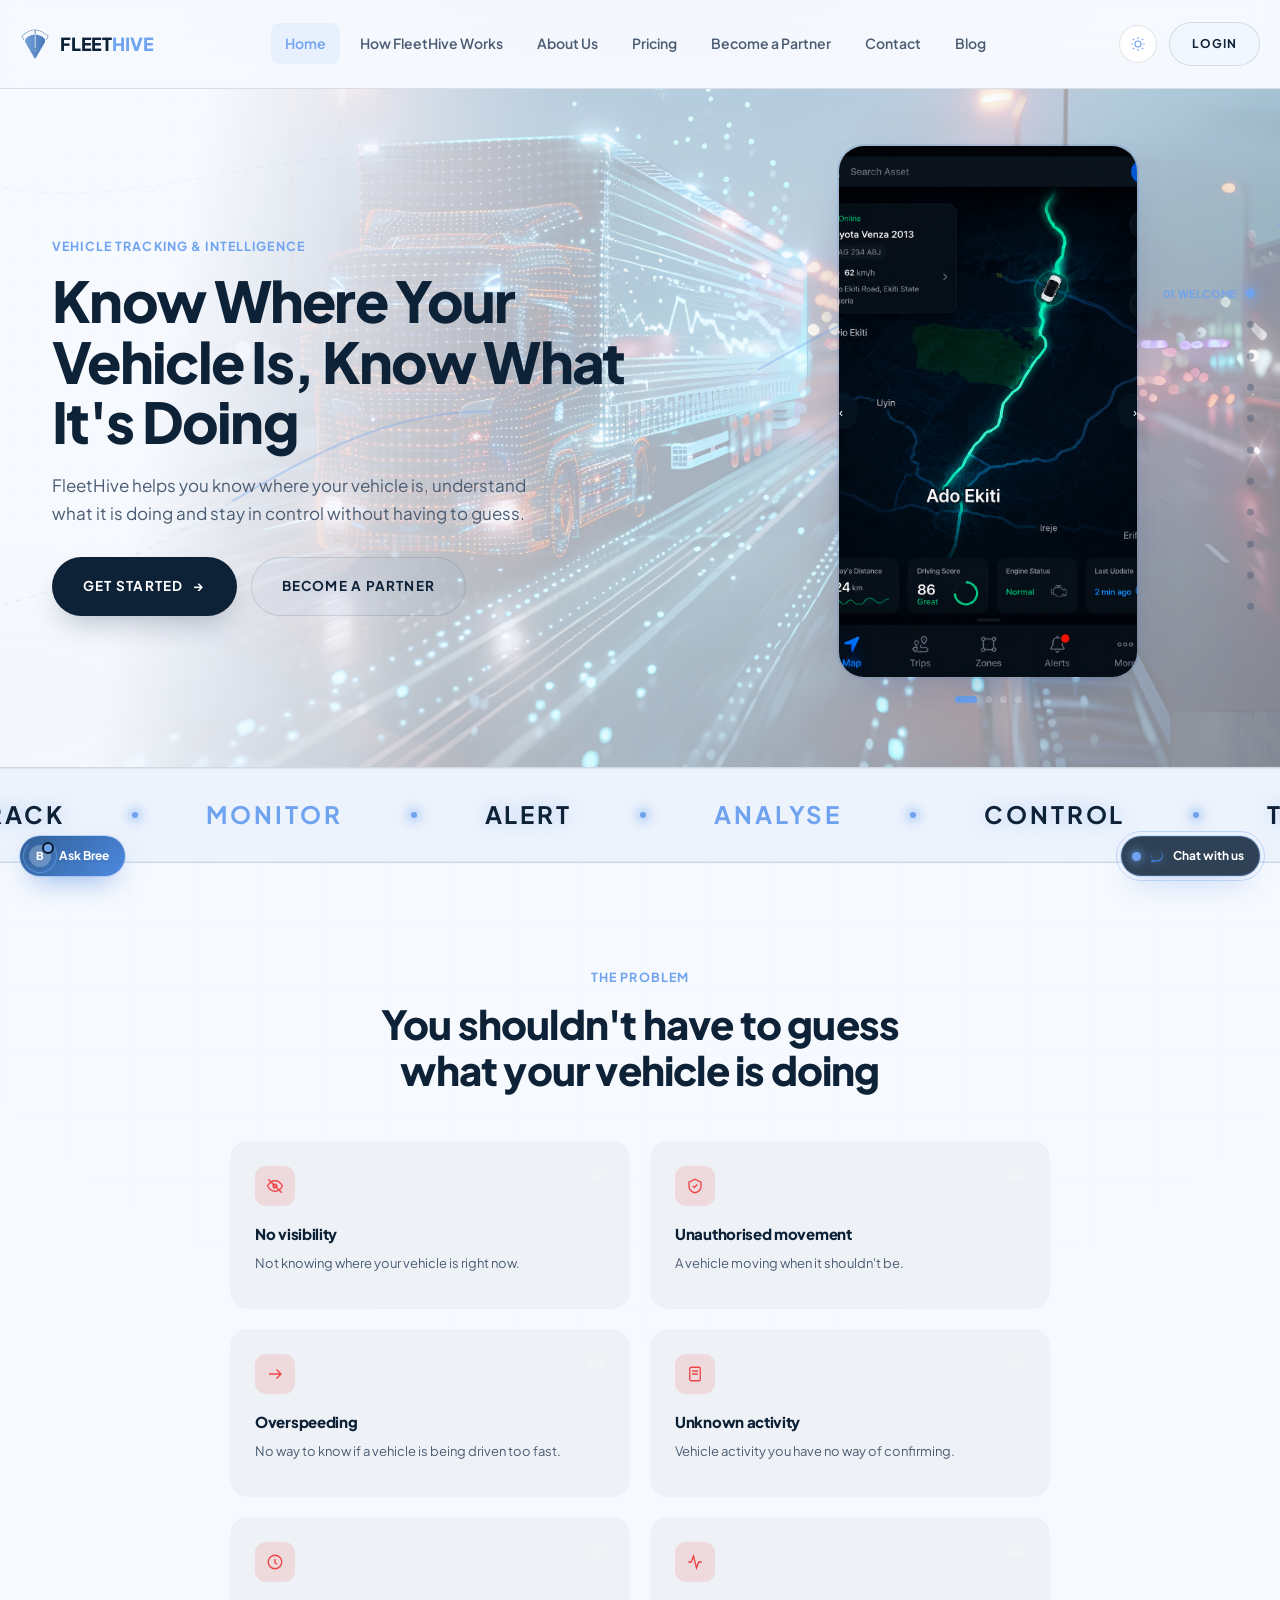
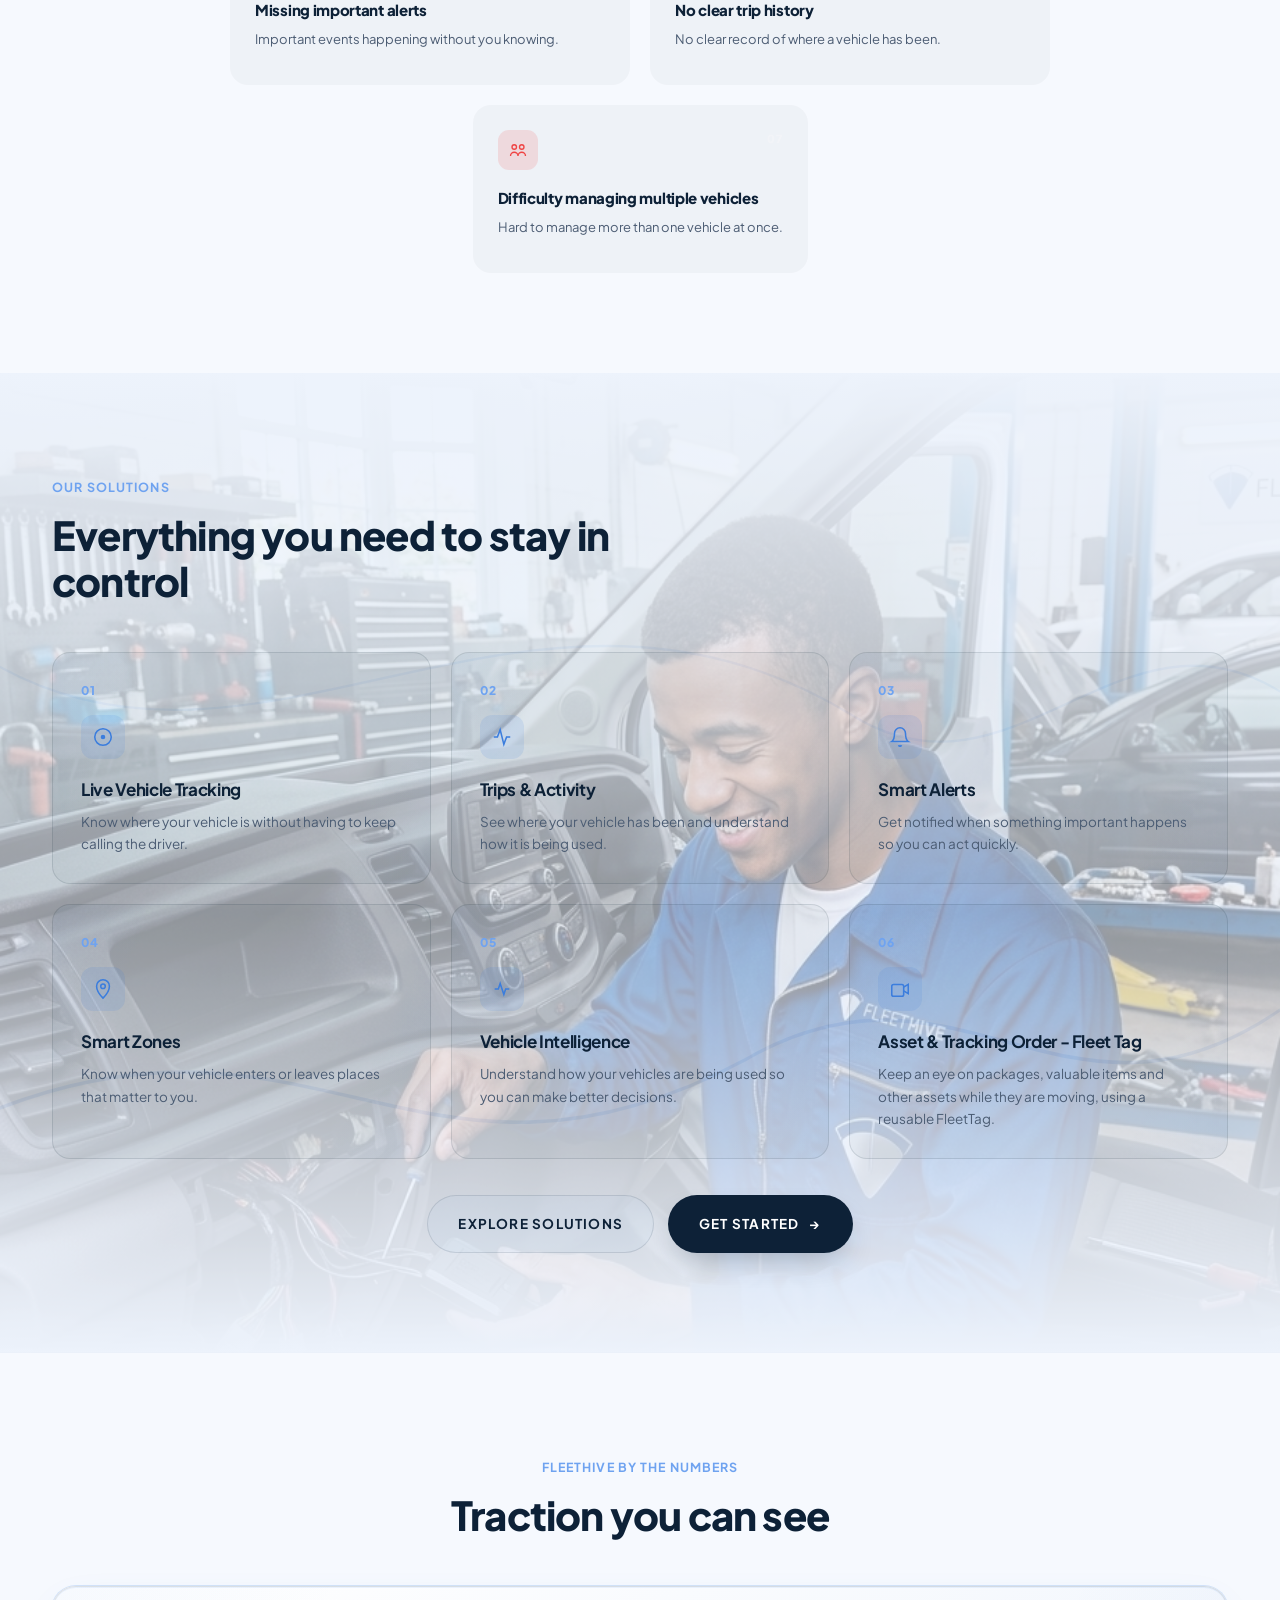
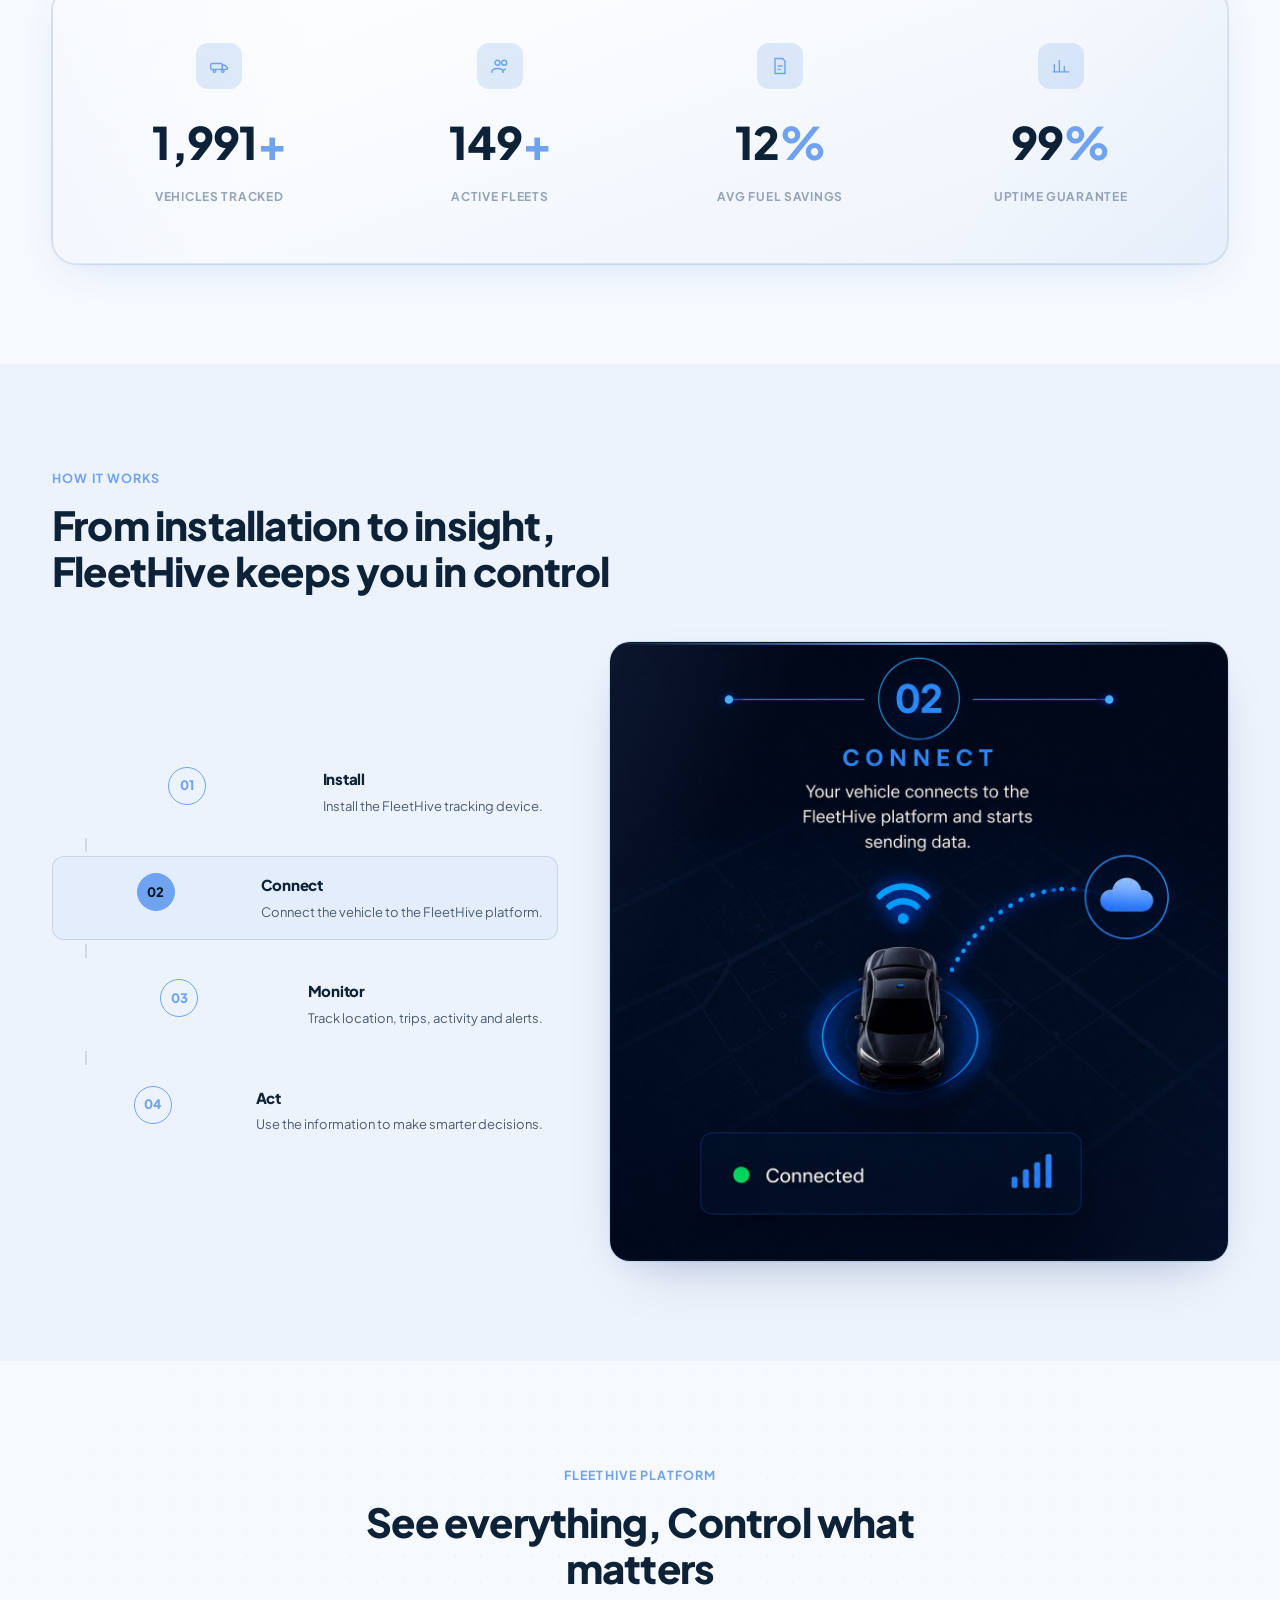
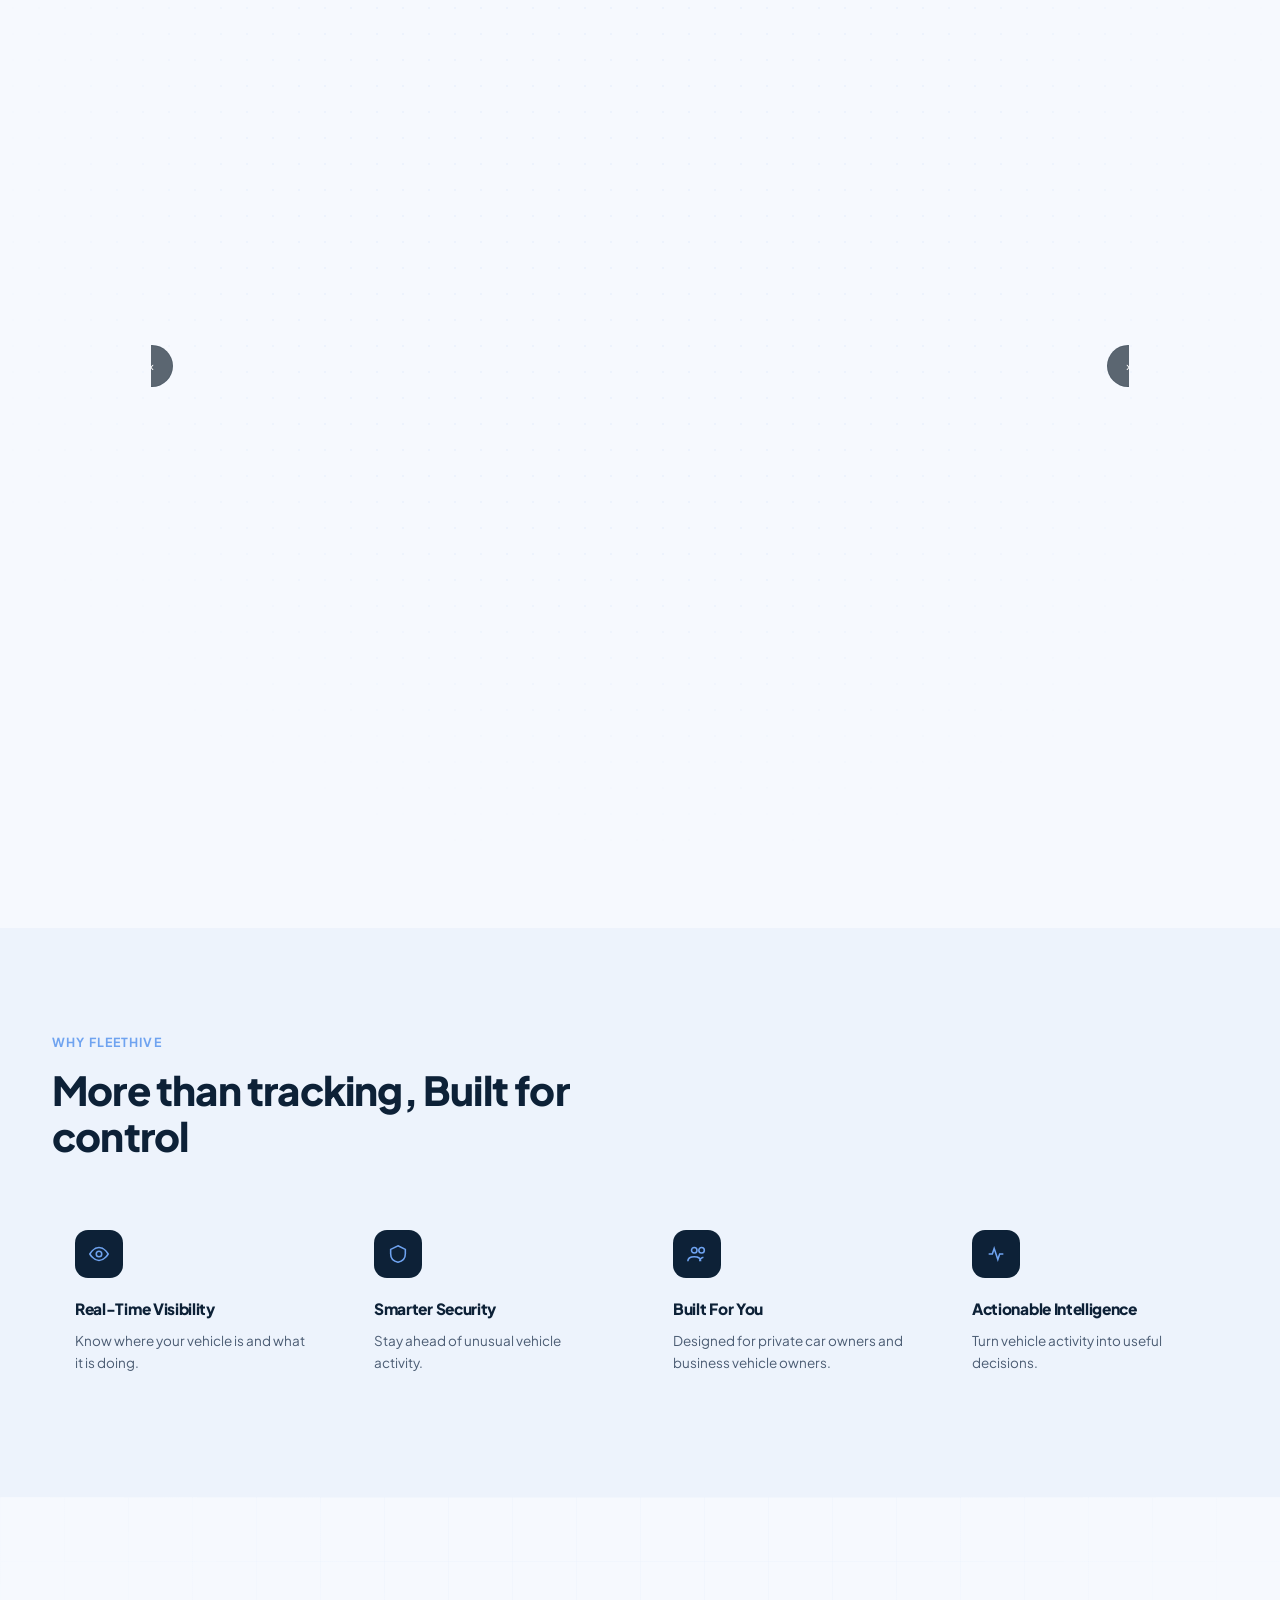
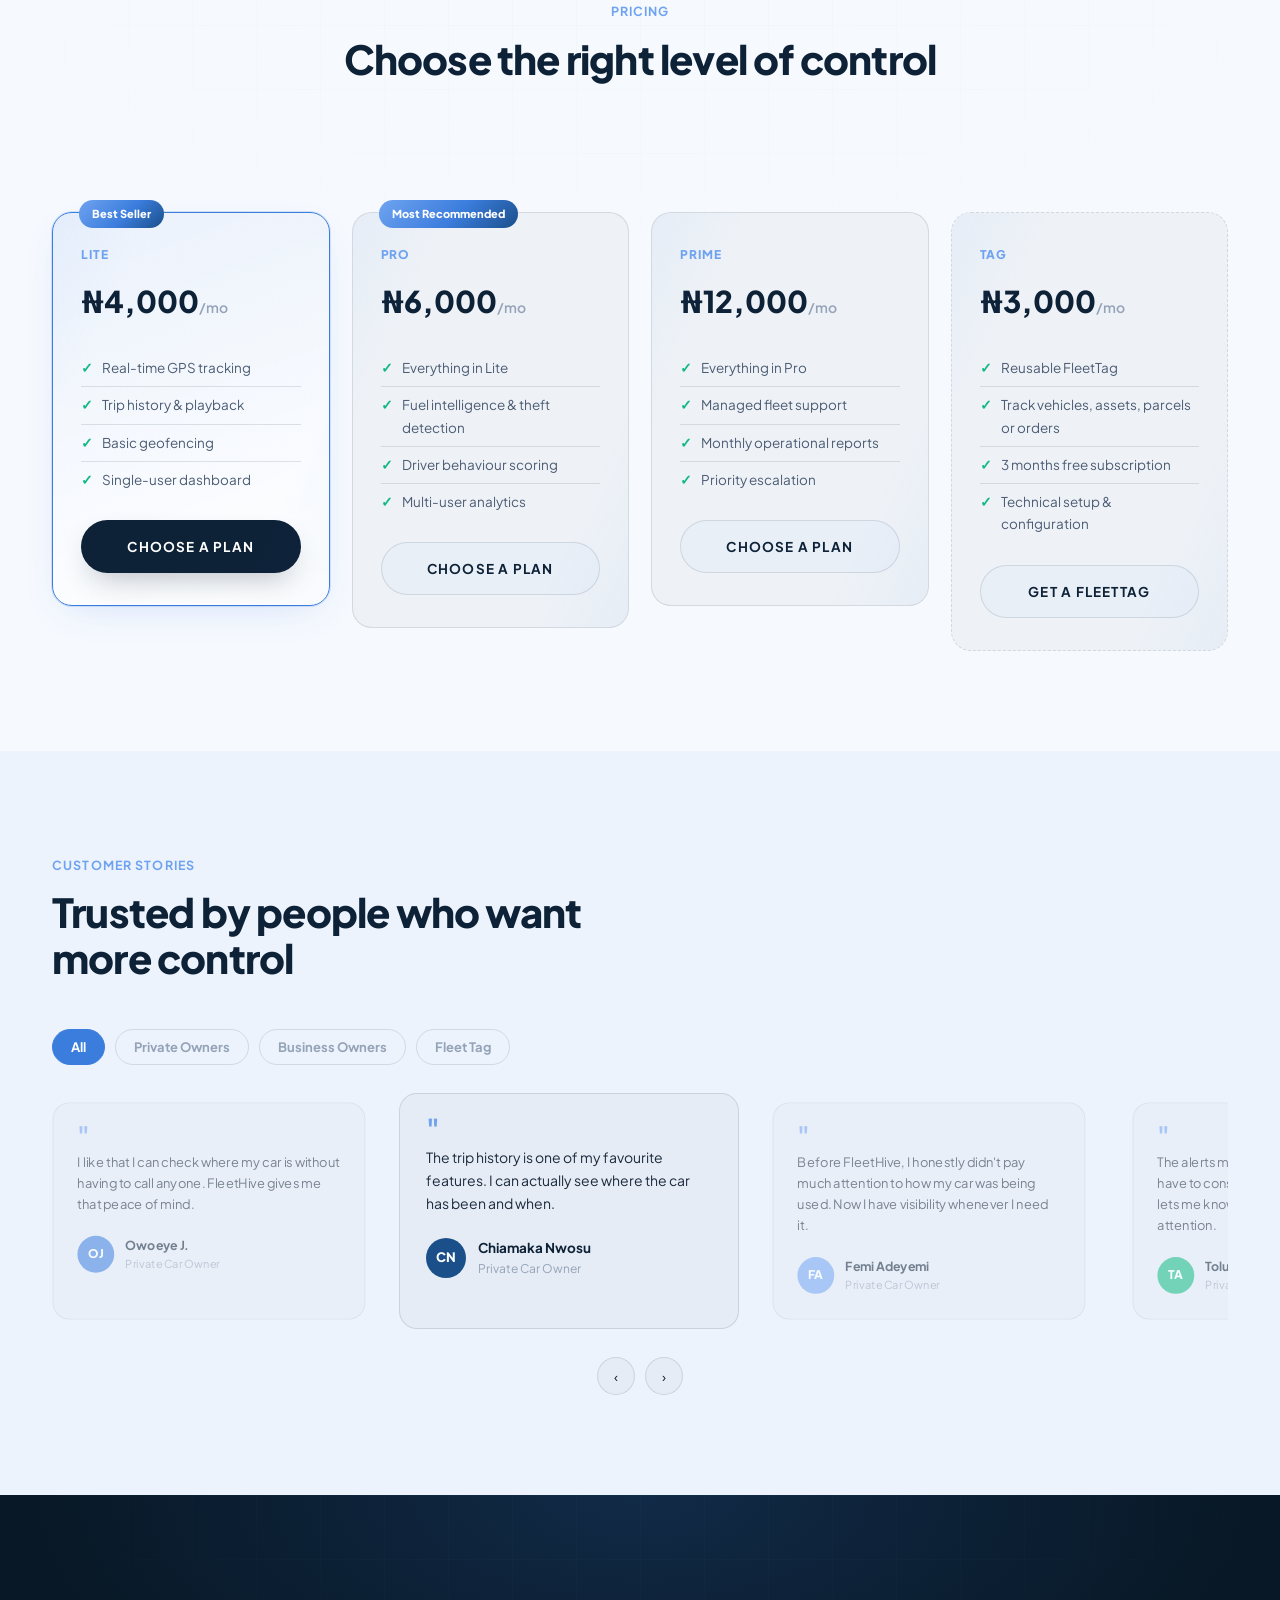
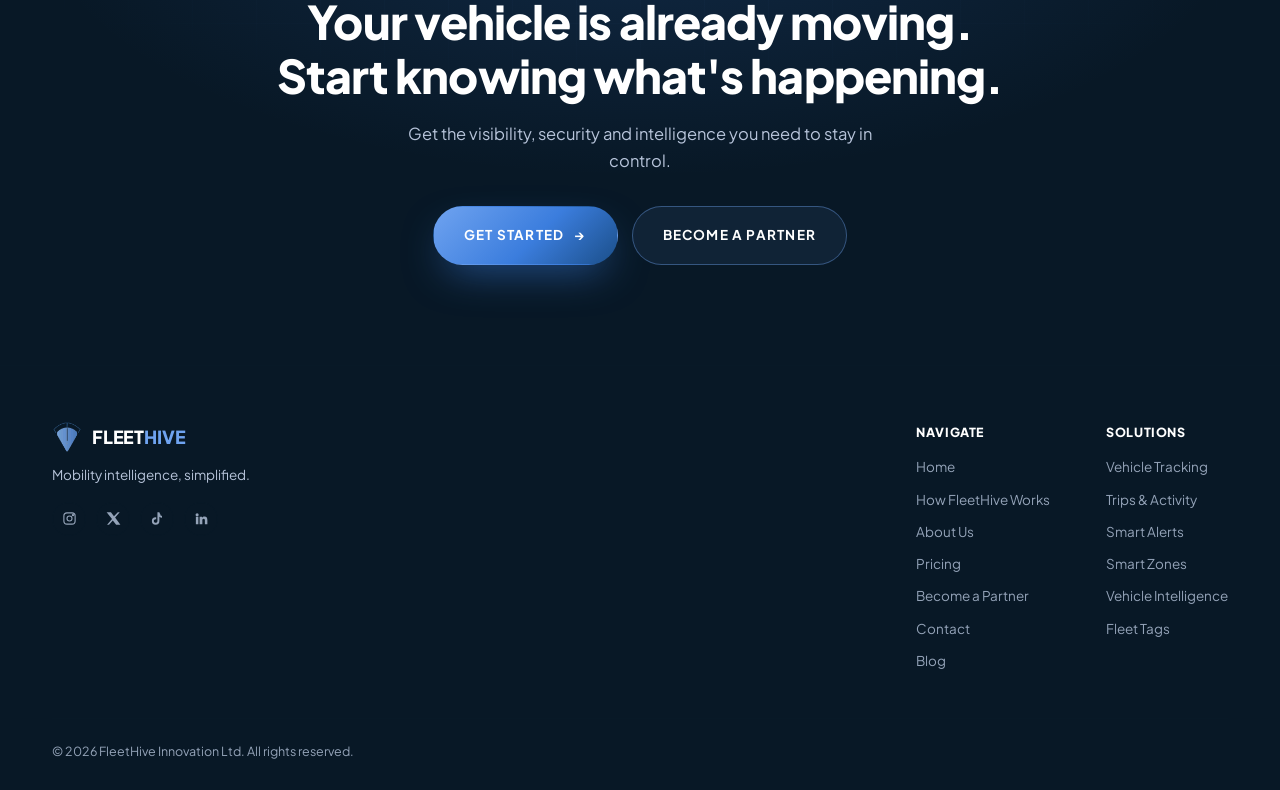
<file: index.html>
<!DOCTYPE html>
<html lang="en">
<head>
<meta charset="UTF-8">
<meta name="viewport" content="width=device-width, initial-scale=1.0">
<title>FleetHive — Know Where Your Vehicle Is, Know What It's Doing</title>
<link rel="icon" type="image/x-icon" href="/favicon.ico">
<link rel="icon" type="image/png" sizes="32x32" href="/favicon-32x32.png">
<link rel="icon" type="image/png" sizes="16x16" href="/favicon-16x16.png">
<link rel="apple-touch-icon" sizes="180x180" href="/apple-touch-icon.png">
<link rel="manifest" href="/site.webmanifest">
<meta name="theme-color" content="#0D2137">
<meta name="description" content="FleetHive is a vehicle tracking and intelligence platform that gives owners visibility, security and control.">
<link rel="preconnect" href="https://fonts.googleapis.com">
<link href="https://fonts.googleapis.com/css2?family=Plus+Jakarta+Sans:wght@400;500;600;700;800&display=swap" rel="stylesheet">
<link rel="stylesheet" href="style.css">
</head>
<body>

<!-- ===================== HEADER ===================== -->
<header>
  <nav class="wrap navbar">
    <a href="index.html" class="logo">
      <img src="assets/logo.png" alt="FleetHive logo" class="logo-icon-img">
      <span class="logo-text">FLEET<span class="hive">HIVE</span></span>
    </a>
    <div class="nav-links">
      <a href="index.html" class="active-link">Home</a>
      <a href="how-it-works.html">How FleetHive Works</a>
      <a href="about.html">About Us</a>
      <a href="pricing.html">Pricing</a>
      <a href="partners.html">Become a Partner</a>
      <a href="contact.html">Contact</a>
      <a href="blog.html">Blog</a>
    </div>
    <div class="nav-actions">
      <button class="theme-toggle" id="themeToggle" aria-label="Toggle light/dark mode">
        <svg id="themeIconMoon" viewBox="0 0 24 24" fill="none" stroke="currentColor" stroke-width="1.8"><path d="M21 12.5A9 9 0 1 1 11.5 3 7 7 0 0 0 21 12.5z"/></svg>
      </button>
      <a href="https://app.fleethive.in" class="btn btn-outline" style="padding:11px 22px; font-size:12px;">Login</a>
      <a href="pricing.html" class="btn btn-primary nav-get-started" aria-label="Get Started">Get Started</a>
      <button class="mobile-toggle" id="mobileToggleBtn" onclick="fhToggleMobile()" aria-label="Menu"><span></span><span></span><span></span></button>
    </div>
  </nav>
</header>

<div class="mobile-panel" id="mp">
<a href="index.html">Home</a>
  <a href="how-it-works.html">How FleetHive Works</a>
  <a href="about.html">About Us</a>
  <a href="pricing.html">Pricing</a>
  <a href="partners.html">Become a Partner</a>
  <a href="contact.html">Contact</a>
  <a href="blog.html">Blog</a>
  <a href="https://app.fleethive.in">Login</a>
  <div class="mp-actions">
    <button class="theme-toggle" id="themeToggleMobile" aria-label="Toggle light/dark mode" style="width:46px;height:46px;">
      <svg viewBox="0 0 24 24" fill="none" stroke="currentColor" stroke-width="1.8"><path d="M21 12.5A9 9 0 1 1 11.5 3 7 7 0 0 0 21 12.5z"/></svg>
    </button>
    <a href="pricing.html" class="btn btn-primary" style="flex:1; justify-content:center;">Get Started</a>
  </div>
</div>

<!-- ===================== SIDE SECTION INDICATOR ===================== -->
<div class="side-indicator">
  <div class="si-item active" data-target="hero"><span class="si-label">01 WELCOME</span><span class="si-dot"></span></div>
  <div class="si-item" data-target="intelligence"><span class="si-label">02 INTELLIGENCE</span><span class="si-dot"></span></div>
  <div class="si-item" data-target="problem"><span class="si-label">03 PROBLEM</span><span class="si-dot"></span></div>
  <div class="si-item" data-target="solutions"><span class="si-label">04 SOLUTIONS</span><span class="si-dot"></span></div>
  <div class="si-item" data-target="numbers"><span class="si-label">05 NUMBERS</span><span class="si-dot"></span></div>
  <div class="si-item" data-target="how-it-works"><span class="si-label">06 HOW IT WORKS</span><span class="si-dot"></span></div>
  <div class="si-item" data-target="platform"><span class="si-label">07 PLATFORM</span><span class="si-dot"></span></div>
  <div class="si-item" data-target="why"><span class="si-label">08 WHY FLEETHIVE</span><span class="si-dot"></span></div>
  <div class="si-item" data-target="pricing"><span class="si-label">09 PRICING</span><span class="si-dot"></span></div>
  <div class="si-item" data-target="stories"><span class="si-label">10 STORIES</span><span class="si-dot"></span></div>
  <div class="si-item" data-target="cta"><span class="si-label">11 GET STARTED</span><span class="si-dot"></span></div>
</div>

<div class="side-indicator-mobile" id="sideIndicatorMobile">
  <span class="sim-dot active" data-target="hero"></span>
  <span class="sim-dot" data-target="intelligence"></span>
  <span class="sim-dot" data-target="problem"></span>
  <span class="sim-dot" data-target="solutions"></span>
  <span class="sim-dot" data-target="numbers"></span>
  <span class="sim-dot" data-target="how-it-works"></span>
  <span class="sim-dot" data-target="platform"></span>
  <span class="sim-dot" data-target="why"></span>
  <span class="sim-dot" data-target="pricing"></span>
  <span class="sim-dot" data-target="stories"></span>
  <span class="sim-dot" data-target="cta"></span>
</div>

<!-- ===================== 1. HERO / WELCOME ===================== -->
<section class="hero" id="hero">
  <div class="hero-truck-bg"></div>
  <div class="hero-bg-tracking">
    <svg viewBox="0 0 1200 700" preserveAspectRatio="xMidYMid slice">
      <path class="hbt-route" d="M-20,520 C200,480 300,300 520,340 C700,370 780,180 1000,220 C1100,240 1150,180 1220,150"/>
      <path class="hbt-route-glow" d="M-20,520 C200,480 300,300 520,340 C700,370 780,180 1000,220 C1100,240 1150,180 1220,150"/>
      <circle class="hbt-node" cx="200" cy="480"/><circle class="hbt-node" cx="520" cy="340"/>
      <circle class="hbt-node-pulse" cx="780" cy="180"/><circle class="hbt-node" cx="1000" cy="220"/>
      <path class="hbt-route" d="M-20,120 C150,160 260,60 480,110 C620,140 700,60 900,90" opacity="0.6"/>
    </svg>
  </div>
  <div class="bg-pattern bg-dots"></div>
  <div class="wrap hero-grid">
    <div class="reveal in">
      <span class="eyebrow">Vehicle Tracking &amp; Intelligence</span>
      <h1>Know Where Your Vehicle Is, Know What It's Doing</h1>
      <p class="lead">FleetHive helps you know where your vehicle is, understand what it is doing and stay in control without having to guess.</p>
      <div class="hero-actions">
        <a href="pricing.html" class="btn btn-primary">Get Started <span class="arrow">→</span></a>
        <a href="partners.html" class="btn btn-outline">Become a Partner</a>
      </div>
    </div>

    <div class="reveal in">
      <div class="hero-carousel" id="heroCarousel">
        <div class="hc-glow"></div>
        <button class="hc-arrow left" aria-label="Previous">‹</button>
        <button class="hc-arrow right" aria-label="Next">›</button>
        <div class="hc-track">
          <div class="hc-slide active"><img src="assets/chs-1.png" alt="FleetHive live tracking app view"></div>
          <div class="hc-slide"><img src="assets/chs-2.png" alt="FleetHive app view"></div>
          <div class="hc-slide"><img src="assets/chs-3.png" alt="FleetHive app view"></div>
          <div class="hc-slide"><img src="assets/chs-4.png" alt="FleetHive app view"></div>
        </div>
      </div>
      <div class="hc-dots"><span class="hc-dot active"></span><span class="hc-dot"></span><span class="hc-dot"></span><span class="hc-dot"></span></div>
    </div>
  </div>
</section>

<!-- ===================== 2. INTELLIGENCE STRIP ===================== -->
<div class="strip" id="intelligence">
  <div class="strip-scan"></div>
  <div class="strip-diag">
    <div class="strip-marquee">
      <span class="item filled">TRACK</span><span class="item"><span class="sep"></span></span>
      <span class="item">MONITOR</span><span class="item"><span class="sep"></span></span>
      <span class="item filled">ALERT</span><span class="item"><span class="sep"></span></span>
      <span class="item">ANALYSE</span><span class="item"><span class="sep"></span></span>
      <span class="item filled">CONTROL</span><span class="item"><span class="sep"></span></span>
      <span class="item filled">TRACK</span><span class="item"><span class="sep"></span></span>
      <span class="item">MONITOR</span><span class="item"><span class="sep"></span></span>
      <span class="item filled">ALERT</span><span class="item"><span class="sep"></span></span>
      <span class="item">ANALYSE</span><span class="item"><span class="sep"></span></span>
      <span class="item filled">CONTROL</span><span class="item"><span class="sep"></span></span>
    </div>
  </div>
</div>

<!-- ===================== 3. THE PROBLEM ===================== -->
<section id="problem">
  <div class="bg-pattern bg-grid"></div>
  <div class="wrap">
    <div class="sec-head center reveal" style="margin-left:auto;margin-right:auto;">
      <span class="eyebrow">The problem</span>
      <h2>You shouldn't have to guess what your vehicle is doing</h2>
    </div>
    <div class="problem-grid reveal-stagger">
      <div class="problem-card">
        <svg class="problem-wave" viewBox="0 0 300 40" preserveAspectRatio="none"><path d="M0,20 C40,0 80,40 150,20 C220,0 260,40 300,20 L300,60 L0,60 Z"/></svg>
        <svg class="problem-wave w2" viewBox="0 0 300 40" preserveAspectRatio="none"><path d="M0,20 C50,40 90,0 150,20 C210,40 250,0 300,20 L300,60 L0,60 Z"/></svg>
        <div class="problem-top">
          <div class="problem-icon"><svg width="18" height="18" viewBox="0 0 24 24" fill="none" stroke="#EF4444" stroke-width="1.8"><path d="M2 12s4-7 10-7 10 7 10 7-4 7-10 7-10-7-10-7z"/><circle cx="12" cy="12" r="2.5"/><line x1="3" y1="3" x2="21" y2="21"/></svg></div>
          <span class="problem-idx">01</span>
        </div>
        <h4>No visibility</h4><p>Not knowing where your vehicle is right now.</p>
      </div>
      <div class="problem-card">
        <svg class="problem-wave" viewBox="0 0 300 40" preserveAspectRatio="none"><path d="M0,20 C40,0 80,40 150,20 C220,0 260,40 300,20 L300,60 L0,60 Z"/></svg>
        <svg class="problem-wave w2" viewBox="0 0 300 40" preserveAspectRatio="none"><path d="M0,20 C50,40 90,0 150,20 C210,40 250,0 300,20 L300,60 L0,60 Z"/></svg>
        <div class="problem-top">
          <div class="problem-icon"><svg width="18" height="18" viewBox="0 0 24 24" fill="none" stroke="#EF4444" stroke-width="1.8"><path d="M12 3l8 4v5c0 5-3.5 8-8 9-4.5-1-8-4-8-9V7l8-4z"/><path d="M9 12l2 2 4-4"/></svg></div>
          <span class="problem-idx">02</span>
        </div>
        <h4>Unauthorised movement</h4><p>A vehicle moving when it shouldn't be.</p>
      </div>
      <div class="problem-card">
        <svg class="problem-wave" viewBox="0 0 300 40" preserveAspectRatio="none"><path d="M0,20 C40,0 80,40 150,20 C220,0 260,40 300,20 L300,60 L0,60 Z"/></svg>
        <svg class="problem-wave w2" viewBox="0 0 300 40" preserveAspectRatio="none"><path d="M0,20 C50,40 90,0 150,20 C210,40 250,0 300,20 L300,60 L0,60 Z"/></svg>
        <div class="problem-top">
          <div class="problem-icon"><svg width="18" height="18" viewBox="0 0 24 24" fill="none" stroke="#EF4444" stroke-width="1.8"><path d="M4 12h16M14 6l6 6-6 6"/></svg></div>
          <span class="problem-idx">03</span>
        </div>
        <h4>Overspeeding</h4><p>No way to know if a vehicle is being driven too fast.</p>
      </div>
      <div class="problem-card">
        <svg class="problem-wave" viewBox="0 0 300 40" preserveAspectRatio="none"><path d="M0,20 C40,0 80,40 150,20 C220,0 260,40 300,20 L300,60 L0,60 Z"/></svg>
        <svg class="problem-wave w2" viewBox="0 0 300 40" preserveAspectRatio="none"><path d="M0,20 C50,40 90,0 150,20 C210,40 250,0 300,20 L300,60 L0,60 Z"/></svg>
        <div class="problem-top">
          <div class="problem-icon"><svg width="18" height="18" viewBox="0 0 24 24" fill="none" stroke="#EF4444" stroke-width="1.8"><rect x="5" y="3" width="14" height="18" rx="2"/><line x1="8" y1="8" x2="16" y2="8"/><line x1="8" y1="12" x2="16" y2="12"/></svg></div>
          <span class="problem-idx">04</span>
        </div>
        <h4>Unknown activity</h4><p>Vehicle activity you have no way of confirming.</p>
      </div>
      <div class="problem-card">
        <svg class="problem-wave" viewBox="0 0 300 40" preserveAspectRatio="none"><path d="M0,20 C40,0 80,40 150,20 C220,0 260,40 300,20 L300,60 L0,60 Z"/></svg>
        <svg class="problem-wave w2" viewBox="0 0 300 40" preserveAspectRatio="none"><path d="M0,20 C50,40 90,0 150,20 C210,40 250,0 300,20 L300,60 L0,60 Z"/></svg>
        <div class="problem-top">
          <div class="problem-icon"><svg width="18" height="18" viewBox="0 0 24 24" fill="none" stroke="#EF4444" stroke-width="1.8"><path d="M12 8v5l3 2"/><circle cx="12" cy="12" r="9"/></svg></div>
          <span class="problem-idx">05</span>
        </div>
        <h4>Missing important alerts</h4><p>Important events happening without you knowing.</p>
      </div>
      <div class="problem-card">
        <svg class="problem-wave" viewBox="0 0 300 40" preserveAspectRatio="none"><path d="M0,20 C40,0 80,40 150,20 C220,0 260,40 300,20 L300,60 L0,60 Z"/></svg>
        <svg class="problem-wave w2" viewBox="0 0 300 40" preserveAspectRatio="none"><path d="M0,20 C50,40 90,0 150,20 C210,40 250,0 300,20 L300,60 L0,60 Z"/></svg>
        <div class="problem-top">
          <div class="problem-icon"><svg width="18" height="18" viewBox="0 0 24 24" fill="none" stroke="#EF4444" stroke-width="1.8"><path d="M3 12h4l3-8 4 16 3-8h4"/></svg></div>
          <span class="problem-idx">06</span>
        </div>
        <h4>No clear trip history</h4><p>No clear record of where a vehicle has been.</p>
      </div>
      <div class="problem-card" style="grid-column:1 / -1; max-width:390px; margin:0 auto;">
        <svg class="problem-wave" viewBox="0 0 300 40" preserveAspectRatio="none"><path d="M0,20 C40,0 80,40 150,20 C220,0 260,40 300,20 L300,60 L0,60 Z"/></svg>
        <svg class="problem-wave w2" viewBox="0 0 300 40" preserveAspectRatio="none"><path d="M0,20 C50,40 90,0 150,20 C210,40 250,0 300,20 L300,60 L0,60 Z"/></svg>
        <div class="problem-top">
          <div class="problem-icon"><svg width="18" height="18" viewBox="0 0 24 24" fill="none" stroke="#EF4444" stroke-width="1.8"><circle cx="7" cy="8" r="3"/><circle cx="17" cy="8" r="3"/><path d="M2 20c0-3 2.5-5 5-5s5 2 5 5M12 20c0-3 2.5-5 5-5s5 2 5 5"/></svg></div>
          <span class="problem-idx">07</span>
        </div>
        <h4>Difficulty managing multiple vehicles</h4><p>Hard to manage more than one vehicle at once.</p>
      </div>
    </div>
  </div>
</section>

<!-- ===================== 4. OUR SOLUTIONS ===================== -->
<section id="solutions" class="section-deep sol-section">
  <div class="bg-pattern bg-lines">
    <svg viewBox="0 0 1200 400" preserveAspectRatio="none"><path d="M0,300 C300,250 400,350 700,280 C900,230 1000,320 1200,260" stroke="#3B7DDD" stroke-width="1.5" fill="none"/><path d="M0,120 C250,180 500,60 800,140 C950,180 1050,90 1200,130" stroke="#6FA3F0" stroke-width="1" fill="none"/></svg>
  </div>
  <div class="sol-bg-installer"></div>
  <div class="wrap">
    <div class="sec-head reveal">
      <span class="eyebrow">Our solutions</span>
      <h2>Everything you need to stay in control</h2>
    </div>
    <div class="sol-grid reveal-stagger">
      <div class="sol-card"><span class="sol-num">01</span>
        <div class="sol-icon"><svg width="22" height="22" viewBox="0 0 24 24" fill="none" stroke="#3B7DDD" stroke-width="1.7"><circle cx="12" cy="12" r="9"/><circle cx="12" cy="12" r="2.5" fill="#3B7DDD" stroke="none"/></svg></div>
        <h3>Live Vehicle Tracking</h3><p>Know where your vehicle is without having to keep calling the driver.</p></div>
      <div class="sol-card"><span class="sol-num">02</span>
        <div class="sol-icon"><svg width="22" height="22" viewBox="0 0 24 24" fill="none" stroke="#3B7DDD" stroke-width="1.7"><path d="M3 12h4l3-8 4 16 3-8h4"/></svg></div>
        <h3>Trips &amp; Activity</h3><p>See where your vehicle has been and understand how it is being used.</p></div>
      <div class="sol-card"><span class="sol-num">03</span>
        <div class="sol-icon"><svg width="22" height="22" viewBox="0 0 24 24" fill="none" stroke="#3B7DDD" stroke-width="1.7"><path d="M18 8a6 6 0 0 0-12 0c0 7-3 9-3 9h18s-3-2-3-9"/><path d="M13.7 21a2 2 0 0 1-3.4 0"/></svg></div>
        <h3>Smart Alerts</h3><p>Get notified when something important happens so you can act quickly.</p></div>
      <div class="sol-card"><span class="sol-num">04</span>
        <div class="sol-icon"><svg width="22" height="22" viewBox="0 0 24 24" fill="none" stroke="#3B7DDD" stroke-width="1.7"><path d="M12 2C8 2 5 5 5 9c0 6 7 13 7 13s7-7 7-13c0-4-3-7-7-7z"/><circle cx="12" cy="9" r="2.5"/></svg></div>
        <h3>Smart Zones</h3><p>Know when your vehicle enters or leaves places that matter to you.</p></div>
      <div class="sol-card"><span class="sol-num">05</span>
        <div class="sol-icon"><svg width="22" height="22" viewBox="0 0 24 24" fill="none" stroke="#3B7DDD" stroke-width="1.7"><path d="M4 12h4l2-6 4 12 2-6h4"/></svg></div>
        <h3>Vehicle Intelligence</h3><p>Understand how your vehicles are being used so you can make better decisions.</p></div>
      <div class="sol-card"><span class="sol-num">06</span>
        <div class="sol-icon"><svg width="22" height="22" viewBox="0 0 24 24" fill="none" stroke="#3B7DDD" stroke-width="1.7"><rect x="3" y="7" width="13" height="13" rx="2"/><path d="M16 10l5-3v10l-5-3"/></svg></div>
        <h3>Asset &amp; Tracking Order - Fleet Tag</h3><p>Keep an eye on packages, valuable items and other assets while they are moving, using a reusable FleetTag.</p></div>
    </div>
    <div class="hero-actions" style="justify-content:center; margin-top:36px;">
      <a href="how-it-works.html" class="btn btn-outline">Explore Solutions</a>
      <a href="pricing.html" class="btn btn-primary">Get Started <span class="arrow">→</span></a>
    </div>
  </div>
</section>

<!-- ===================== 5. NUMBERS ===================== -->
<section id="numbers">
  <div class="wrap">
    <div class="sec-head center reveal" style="margin-left:auto;margin-right:auto;">
      <span class="eyebrow">FleetHive by the numbers</span>
      <h2>Traction you can see</h2>
    </div>
    <div class="numbers-panel reveal">
      <div class="numbers-grid">
        <div class="num-item">
          <div class="num-icon"><svg width="20" height="20" viewBox="0 0 24 24" fill="none" stroke="#6FA3F0" stroke-width="1.7"><rect x="2" y="9" width="14" height="7" rx="1.5"/><path d="M16 11h3l3 3v2h-6z"/><circle cx="6.5" cy="18" r="1.6"/><circle cx="16.5" cy="18" r="1.6"/></svg></div>
          <div class="num-value" data-target="2000" data-suffix="+">0</div>
          <div class="num-label">Vehicles Tracked</div>
        </div>
        <div class="num-item">
          <div class="num-icon"><svg width="20" height="20" viewBox="0 0 24 24" fill="none" stroke="#6FA3F0" stroke-width="1.7"><circle cx="9" cy="8" r="3"/><circle cx="17" cy="8" r="3"/><path d="M2 20c0-3 2.5-5 7-5s7 2 7 5M15 20c0-2.2 1.6-3.8 4-4.4"/></svg></div>
          <div class="num-value" data-target="150" data-suffix="+">0</div>
          <div class="num-label">Active Fleets</div>
        </div>
        <div class="num-item">
          <div class="num-icon"><svg width="20" height="20" viewBox="0 0 24 24" fill="none" stroke="#6FA3F0" stroke-width="1.7"><path d="M6 3h9l3 3v15H6z"/><path d="M9 12h6M9 16h4"/></svg></div>
          <div class="num-value" data-target="12" data-suffix="%">0</div>
          <div class="num-label">Avg Fuel Savings</div>
        </div>
        <div class="num-item">
          <div class="num-icon"><svg width="20" height="20" viewBox="0 0 24 24" fill="none" stroke="#6FA3F0" stroke-width="1.7"><path d="M4 19V10M10 19V5M16 19v-7M22 19H2"/></svg></div>
          <div class="num-value" data-target="99" data-suffix="%">0</div>
          <div class="num-label">Uptime Guarantee</div>
        </div>
      </div>
    </div>
  </div>
</section>

<!-- ===================== 6. HOW IT WORKS ===================== -->
<section id="how-it-works" class="section-deep">
  <div class="wrap">
    <div class="sec-head reveal">
      <span class="eyebrow">How it works</span>
      <h2>From installation to insight, FleetHive keeps you in control</h2>
    </div>
    <div class="hiw-layout reveal" id="hiwCarousel">
      <div class="hiw-steplist">
        <div class="hiw-li active"><div class="hiw-num">01</div><div><h4>Install</h4><p>Install the FleetHive tracking device.</p></div></div>
        <div class="hiw-connector"></div>
        <div class="hiw-li"><div class="hiw-num">02</div><div><h4>Connect</h4><p>Connect the vehicle to the FleetHive platform.</p></div></div>
        <div class="hiw-connector"></div>
        <div class="hiw-li"><div class="hiw-num">03</div><div><h4>Monitor</h4><p>Track location, trips, activity and alerts.</p></div></div>
        <div class="hiw-connector"></div>
        <div class="hiw-li"><div class="hiw-num">04</div><div><h4>Act</h4><p>Use the information to make smarter decisions.</p></div></div>
      </div>
      <div class="hiw-visual2" id="hiwVisual">
        <div class="hiw-scanline"></div>
        <div class="hiw-slide active"><img src="assets/hiw-install.png" alt="Install the FleetHive tracking device"></div>
        <div class="hiw-slide"><img src="assets/hiw-connect.png" alt="Connect the vehicle to the FleetHive platform"></div>
        <div class="hiw-slide"><img src="assets/hiw-monitor.png" alt="Monitor location, trips, activity and alerts"></div>
        <div class="hiw-slide"><img src="assets/hiw-act.png" alt="Act on the information"></div>
      </div>
    </div>
  </div>
</section>

<!-- ===================== 7. FLEETHIVE PLATFORM ===================== -->
<section id="platform">
  <div class="bg-pattern bg-dots"></div>
  <div class="wrap">
    <div class="sec-head center reveal" style="margin-left:auto;margin-right:auto;">
      <span class="eyebrow">FleetHive platform</span>
      <h2>See everything, Control what matters</h2>
    </div>
    <div class="platform-carousel reveal" id="platformCarousel">
      <div class="pc-stage" id="pcStage">
        <div class="pc-scanline"></div>
        <button class="pc-arrow left" aria-label="Previous">‹</button>
        <button class="pc-arrow right" aria-label="Next">›</button>
        <div class="pc-slide active"><img src="assets/platform-1-live-tracking.png" alt="Live Tracking UI"></div>
        <div class="pc-slide"><img src="assets/platform-2-trip-intelligence.png" alt="Trip Intelligence UI"></div>
        <div class="pc-slide"><img src="assets/platform-3-smart-alert.png" alt="Smart Alert UI"></div>
        <div class="pc-slide"><img src="assets/platform-4-smart-zones.png" alt="Smart Zones UI"></div>
        <div class="pc-slide"><img src="assets/platform-5-vehicle-intelligence.png" alt="Vehicle Intelligence UI"></div>
      </div>
      <div class="pc-caption">
        <span class="pcc-num" id="pcCounter">01 / 05</span>
        <h3 id="pcCaption">LIVE TRACKING</h3>
      </div>
      <div class="pc-dots">
        <span class="pc-dot active"></span><span class="pc-dot"></span><span class="pc-dot"></span><span class="pc-dot"></span><span class="pc-dot"></span>
      </div>
    </div>
  </div>
</section>

<!-- ===================== 8. WHY FLEETHIVE ===================== -->
<section id="why" class="section-deep">
  <div class="wrap">
    <div class="sec-head reveal">
      <span class="eyebrow">Why FleetHive</span>
      <h2>More than tracking, Built for control</h2>
    </div>
    <div class="why-grid reveal-stagger">
      <div class="why-card">
        <svg class="problem-wave" viewBox="0 0 300 40" preserveAspectRatio="none"><path d="M0,20 C40,0 80,40 150,20 C220,0 260,40 300,20 L300,60 L0,60 Z"/></svg>
        <div class="why-icon"><svg width="22" height="22" viewBox="0 0 24 24" fill="none" stroke="#6FA3F0" stroke-width="1.7"><path d="M2 12s4-7 10-7 10 7 10 7-4 7-10 7-10-7-10-7z"/><circle cx="12" cy="12" r="3"/></svg></div>
        <h4>Real-Time Visibility</h4><p>Know where your vehicle is and what it is doing.</p></div>
      <div class="why-card">
        <svg class="problem-wave" viewBox="0 0 300 40" preserveAspectRatio="none"><path d="M0,20 C40,0 80,40 150,20 C220,0 260,40 300,20 L300,60 L0,60 Z"/></svg>
        <div class="why-icon"><svg width="22" height="22" viewBox="0 0 24 24" fill="none" stroke="#6FA3F0" stroke-width="1.7"><path d="M12 3l8 4v5c0 5-3.5 8-8 9-4.5-1-8-4-8-9V7l8-4z"/></svg></div>
        <h4>Smarter Security</h4><p>Stay ahead of unusual vehicle activity.</p></div>
      <div class="why-card">
        <svg class="problem-wave" viewBox="0 0 300 40" preserveAspectRatio="none"><path d="M0,20 C40,0 80,40 150,20 C220,0 260,40 300,20 L300,60 L0,60 Z"/></svg>
        <div class="why-icon"><svg width="22" height="22" viewBox="0 0 24 24" fill="none" stroke="#6FA3F0" stroke-width="1.7"><circle cx="9" cy="8" r="3"/><circle cx="17" cy="8" r="3"/><path d="M2 20c0-3 2.5-5 7-5s7 2 7 5M15 20c0-2.2 1.6-3.8 4-4.4"/></svg></div>
        <h4>Built For You</h4><p>Designed for private car owners and business vehicle owners.</p></div>
      <div class="why-card">
        <svg class="problem-wave" viewBox="0 0 300 40" preserveAspectRatio="none"><path d="M0,20 C40,0 80,40 150,20 C220,0 260,40 300,20 L300,60 L0,60 Z"/></svg>
        <div class="why-icon"><svg width="22" height="22" viewBox="0 0 24 24" fill="none" stroke="#6FA3F0" stroke-width="1.7"><path d="M4 12h4l2-6 4 12 2-6h4"/></svg></div>
        <h4>Actionable Intelligence</h4><p>Turn vehicle activity into useful decisions.</p></div>
    </div>
  </div>
</section>

<!-- ===================== 9. PRICING ===================== -->
<section id="pricing">
  <div class="bg-pattern bg-grid"></div>
  <div class="wrap">
    <div class="sec-head center reveal" style="margin-left:auto;margin-right:auto;">
      <span class="eyebrow">Pricing</span>
      <h2>Choose the right level of control</h2>
    </div>
    <div class="price-toggle reveal">
      <span class="pt-label active" id="ptMonthly">Monthly</span>
      <div class="pt-switch" id="priceToggle"><div class="pt-knob"></div></div>
      <span class="pt-label" id="ptAnnual">Annual</span>
      <span class="pt-save">Save with annual</span>
    </div>
    <div class="price-grid cols-4 reveal-stagger">
      <div class="price-card feat">
        <span class="price-badge">Best Seller</span>
        <div class="price-name">Lite</div>
        <div class="price-amt-wrap" data-plan="lite"><div class="price-amt">₦4,000<span>/mo</span></div><div class="price-save-note" style="display:none;">Save ₦6,000/yr</div></div>
        <ul class="price-feats" style="margin-top:22px;">
          <li>Real-time GPS tracking</li><li>Trip history &amp; playback</li><li>Basic geofencing</li><li>Single-user dashboard</li>
        </ul>
        <button class="btn btn-primary" onclick="fhChoosePlan('lite')">Choose a Plan</button>
      </div>
      <div class="price-card" style="position:relative;">
        <span class="price-badge" style="background:var(--grad);">Most Recommended</span>
        <div class="price-name">Pro</div>
        <div class="price-amt-wrap" data-plan="pro"><div class="price-amt">₦6,000<span>/mo</span></div><div class="price-save-note" style="display:none;">Save ₦12,000/yr</div></div>
        <ul class="price-feats" style="margin-top:22px;">
          <li>Everything in Lite</li><li>Fuel intelligence &amp; theft detection</li><li>Driver behaviour scoring</li><li>Multi-user analytics</li>
        </ul>
        <button class="btn btn-outline" onclick="fhChoosePlan('pro')">Choose a Plan</button>
      </div>
      <div class="price-card">
        <div class="price-name">Prime</div>
        <div class="price-amt-wrap" data-plan="prime"><div class="price-amt">₦12,000<span>/mo</span></div><div class="price-save-note" style="display:none;">Save ₦24,000/yr</div></div>
        <ul class="price-feats" style="margin-top:22px;">
          <li>Everything in Pro</li><li>Managed fleet support</li><li>Monthly operational reports</li><li>Priority escalation</li>
        </ul>
        <button class="btn btn-outline" onclick="fhChoosePlan('prime')">Choose a Plan</button>
      </div>
      <div class="price-card tag-card">
        <div class="price-name">Tag</div>
        <div class="price-amt-wrap" data-plan="tagplan"><div class="price-amt">₦3,000<span>/mo</span></div><div class="price-save-note" style="display:none;">Save ₦6,000/yr</div></div>
        <ul class="price-feats" style="margin-top:22px;">
          <li>Reusable FleetTag</li><li>Track vehicles, assets, parcels or orders</li><li>3 months free subscription</li><li>Technical setup &amp; configuration</li>
        </ul>
        <button class="btn btn-outline" onclick="fhChoosePlan('tagplan')">Get a FleetTag</button>
      </div>
    </div>
  </div>
</section>

<!-- ===================== 10. CUSTOMER STORIES ===================== -->
<section id="stories" class="section-deep">
  <div class="wrap">
    <div class="sec-head reveal">
      <span class="eyebrow">Customer stories</span>
      <h2>Trusted by people who want more control</h2>
    </div>
    <div class="sc-tabs reveal">
      <button class="sc-tab active" data-group="all">All</button>
      <button class="sc-tab" data-group="private">Private Owners</button>
      <button class="sc-tab" data-group="business">Business Owners</button>
      <button class="sc-tab" data-group="tag">Fleet Tag</button>
    </div>
    <div class="stories-carousel reveal">
      <div class="sc-track" id="storiesTrack">
        <div class="story-card" data-group="private">
          <p class="story-quote">I like that I can check where my car is without having to call anyone. FleetHive gives me that peace of mind.</p>
          <div class="story-who"><div class="story-avatar" style="background:#3B7DDD;">OJ</div><div><div class="story-name">Owoeye J.</div><div class="story-role">Private Car Owner</div></div></div>
        </div>
        <div class="story-card" data-group="private">
          <p class="story-quote">The trip history is one of my favourite features. I can actually see where the car has been and when.</p>
          <div class="story-who"><div class="story-avatar" style="background:#1B4F8A;">CN</div><div><div class="story-name">Chiamaka Nwosu</div><div class="story-role">Private Car Owner</div></div></div>
        </div>
        <div class="story-card" data-group="private">
          <p class="story-quote">Before FleetHive, I honestly didn't pay much attention to how my car was being used. Now I have visibility whenever I need it.</p>
          <div class="story-who"><div class="story-avatar" style="background:#6FA3F0;">FA</div><div><div class="story-name">Femi Adeyemi</div><div class="story-role">Private Car Owner</div></div></div>
        </div>
        <div class="story-card" data-group="private">
          <p class="story-quote">The alerts make a big difference. I don't have to constantly check my car, FleetHive lets me know when something needs my attention.</p>
          <div class="story-who"><div class="story-avatar" style="background:#10B981;">TA</div><div><div class="story-name">Tolu Adebayo</div><div class="story-role">Private Car Owner</div></div></div>
        </div>
        <div class="story-card" data-group="business">
          <p class="story-quote">FleetHive gives me a clearer picture of where our vehicles are and how they are being used. It makes managing the team much easier.</p>
          <div class="story-who"><div class="story-avatar" style="background:#F59E0B;">EO</div><div><div class="story-name">Emeka Okafor</div><div class="story-role">Logistics Business Owner</div></div></div>
        </div>
        <div class="story-card" data-group="business">
          <p class="story-quote">I don't have to keep calling drivers for updates anymore. I can check the vehicle activity myself and know what's happening.</p>
          <div class="story-who"><div class="story-avatar" style="background:#EF4444;">AB</div><div><div class="story-name">Amina Bello</div><div class="story-role">Business Owner</div></div></div>
        </div>
        <div class="story-card" data-group="tag">
          <p class="story-quote">Fleet Tag gives us another layer of visibility. We can track our moving assets and know where they are without relying entirely on phone calls.</p>
          <div class="story-who"><div class="story-avatar" style="background:#3B7DDD;">DA</div><div><div class="story-name">David Adekunle</div><div class="story-role">Business Owner · Fleet Tag</div></div></div>
        </div>
      </div>
      <div class="sc-arrows">
        <button class="sc-arrow left" aria-label="Scroll left">‹</button>
        <button class="sc-arrow right" aria-label="Scroll right">›</button>
      </div>
    </div>
  </div>
</section>

<!-- ===================== 11. GET STARTED / BECOME A PARTNER ===================== -->
<section id="cta" class="final-cta">
  <div class="bg-pattern bg-grid"></div>
  <div class="wrap reveal">
    <h2>Your vehicle is already moving.<br>Start knowing what's happening.</h2>
    <p class="lead">Get the visibility, security and intelligence you need to stay in control.</p>
    <div class="hero-actions">
      <a href="pricing.html" class="btn btn-cta-primary">Get Started <span class="arrow">→</span></a>
      <a href="partners.html" class="btn btn-cta-outline">Become a Partner</a>
    </div>
  </div>
</section>

<!-- ===================== FOOTER ===================== -->
<footer>
  <div class="wrap">
    <div class="foot-grid">
      <div class="foot-brand" style="max-width:300px;">
        <div class="logo">
          <img src="assets/logo.png" alt="FleetHive logo" class="logo-icon-img">
          <span class="logo-text">FLEET<span class="hive">HIVE</span></span>
        </div>
        <p>Mobility intelligence, simplified.</p>
        <div class="foot-social">
          <a href="https://www.instagram.com/fleethive_in?igsh=MTgycDF4bTFsbmJmdA==" aria-label="Instagram" target="_blank" rel="noopener"><svg width="15" height="15" viewBox="0 0 24 24" fill="none" stroke="currentColor" stroke-width="1.8"><rect x="3" y="3" width="18" height="18" rx="5"/><circle cx="12" cy="12" r="4"/><circle cx="17.5" cy="6.5" r="1"/></svg></a>
          <a href="https://x.com/FleetHiveIn" aria-label="X" target="_blank" rel="noopener"><svg width="15" height="15" viewBox="0 0 24 24" fill="currentColor"><path d="M18.9 2H22l-7.4 8.5L23 22h-6.8l-5.3-6.9L4.8 22H1.7l7.9-9.1L1 2h6.9l4.8 6.4L18.9 2z"/></svg></a>
          <a href="https://www.tiktok.com/@fleethivein?_r=1&_t=ZS-974kRxDl597" aria-label="TikTok" target="_blank" rel="noopener"><svg width="15" height="15" viewBox="0 0 24 24" fill="currentColor"><path d="M16.6 5.2c-.9-.8-1.5-2-1.6-3.2h-3.1v13.9c0 1.6-1.3 2.9-2.9 2.9s-2.9-1.3-2.9-2.9 1.3-2.9 2.9-2.9c.3 0 .6.05.9.14v-3.2a6 6 0 0 0-.9-.07 6 6 0 1 0 6 6V9.2c1.2.9 2.7 1.4 4.2 1.4V7.5c-.9 0-1.9-.3-2.6-.9z"/></svg></a>
          <a href="https://www.linkedin.com/company/fleethivein/" aria-label="LinkedIn" target="_blank" rel="noopener"><svg width="15" height="15" viewBox="0 0 24 24" fill="currentColor"><path d="M4.98 3.5a2.5 2.5 0 1 1 0 5 2.5 2.5 0 0 1 0-5zM3 9h4v12H3zM9 9h3.8v1.7h.05c.53-1 1.83-2.05 3.77-2.05 4.03 0 4.78 2.65 4.78 6.1V21h-4v-5.6c0-1.34-.02-3.06-1.87-3.06-1.87 0-2.16 1.46-2.16 2.96V21H9z"/></svg></a>
        </div>
      </div>
      <div class="foot-cols">
        <div class="foot-col">
          <h4>Navigate</h4>
          <a href="index.html">Home</a>
          <a href="how-it-works.html">How FleetHive Works</a>
          <a href="about.html">About Us</a>
          <a href="pricing.html">Pricing</a>
          <a href="partners.html">Become a Partner</a>
          <a href="contact.html">Contact</a>
          <a href="blog.html">Blog</a>
        </div>
        <div class="foot-col">
          <h4>Solutions</h4>
          <a href="how-it-works.html#tracking">Vehicle Tracking</a>
          <a href="how-it-works.html#trips">Trips &amp; Activity</a>
          <a href="how-it-works.html#alerts">Smart Alerts</a>
          <a href="how-it-works.html#zones">Smart Zones</a>
          <a href="how-it-works.html#intelligence">Vehicle Intelligence</a>
          <a href="how-it-works.html#fleet-tags">Fleet Tags</a>
        </div>
      </div>
    </div>
    <div class="foot-bottom"><span>© 2026 FleetHive Innovation Ltd. All rights reserved.</span></div>
  </div>
</footer>

<!-- ===================== EXIT-INTENT NEWSLETTER POPUP ===================== -->
<div class="exit-popup-overlay" id="exitPopup">
  <div class="exit-popup">
    <button class="exit-popup-close" id="exitPopupClose" aria-label="Close">&times;</button>
    <form class="exit-popup-form" id="exitPopupForm">
      <h4>Stay in the FleetHive Network</h4>
      <p>Get useful updates on mobility, vehicle security, fleet management and FleetHive.</p>
      <input type="text" id="exitPopupName" placeholder="Full name" autocomplete="name">
      <input type="email" id="exitPopupEmail" placeholder="Email address" autocomplete="email" required>
      <button type="submit" class="btn btn-primary">Get Updates</button>
    </form>
    <div class="exit-popup-success">
      <h4>You're on the list.</h4>
      <p>Thanks for joining the FleetHive network, watch your inbox for updates.</p>
    </div>
  </div>
</div>

<script src="global-floating.js"></script>
<script src="bree-knowledge.js"></script>
<script src="site.js"></script>
</body>
</html>
</file>
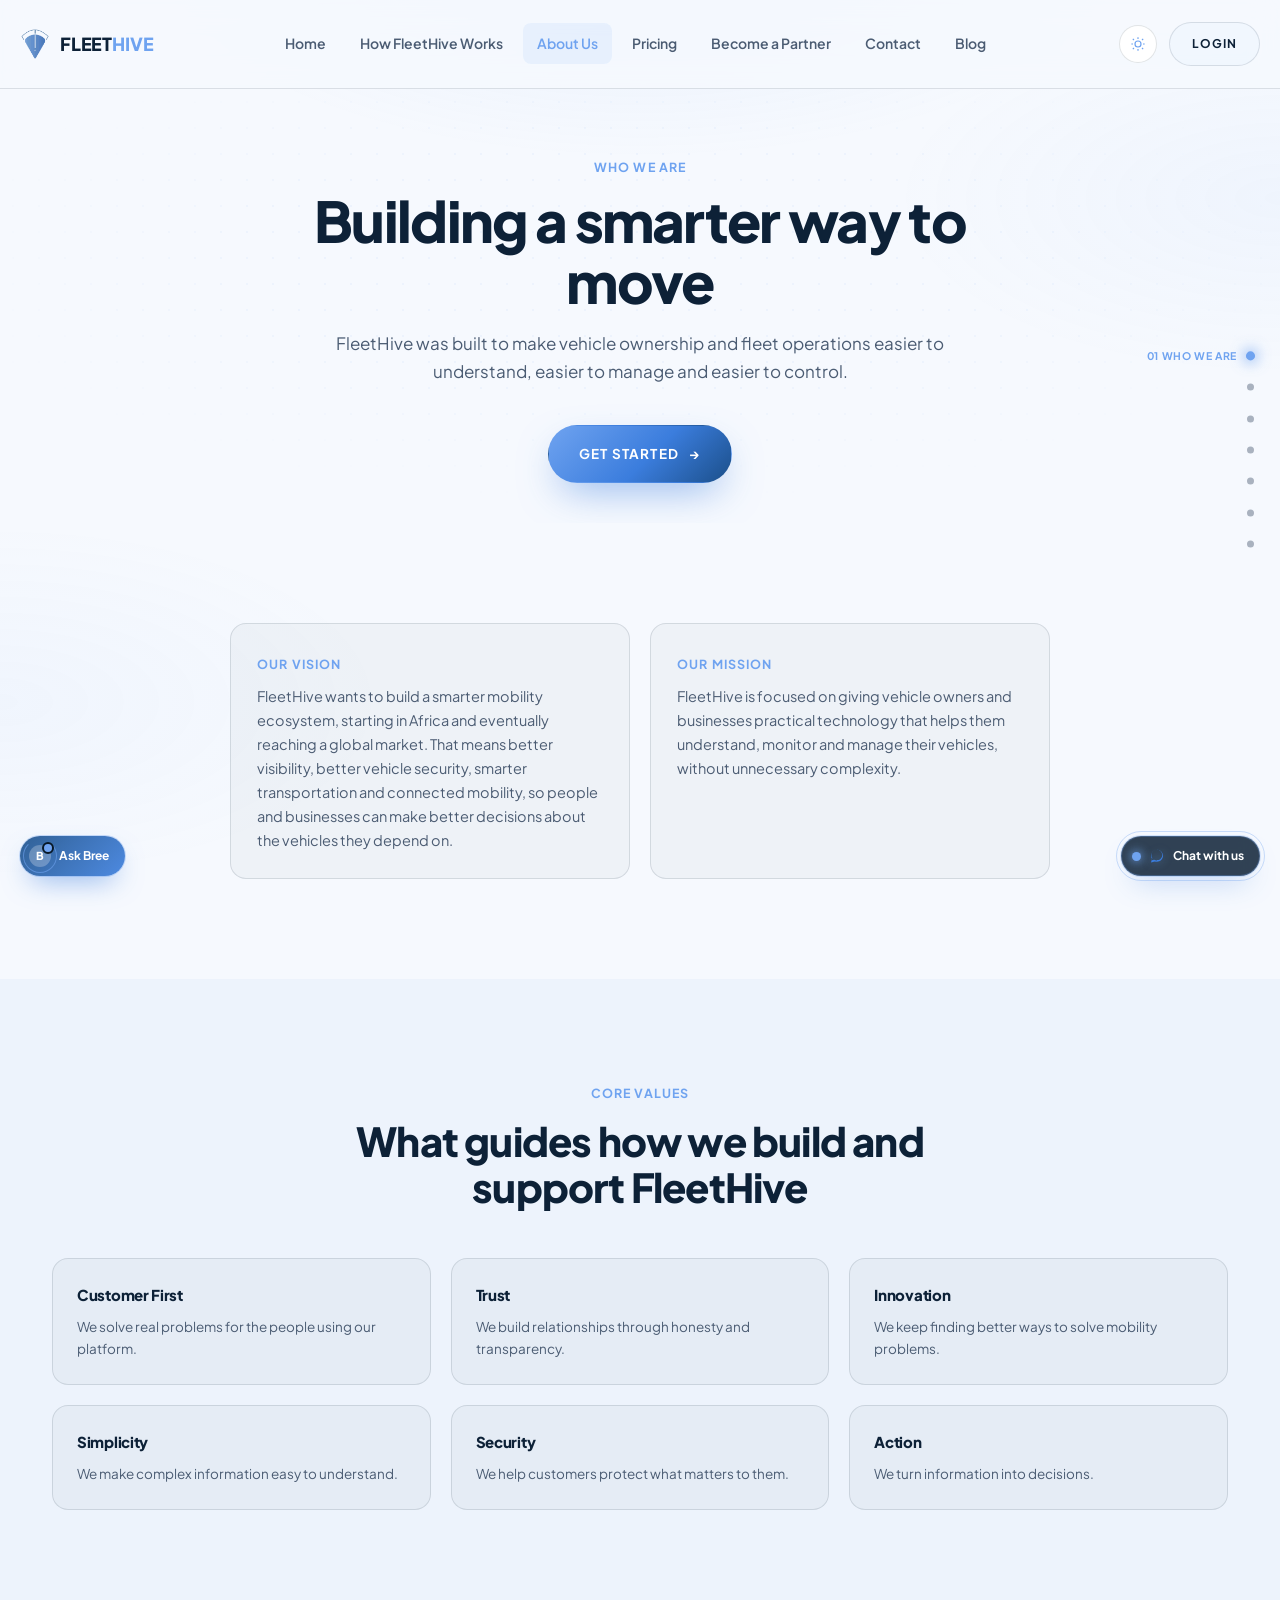
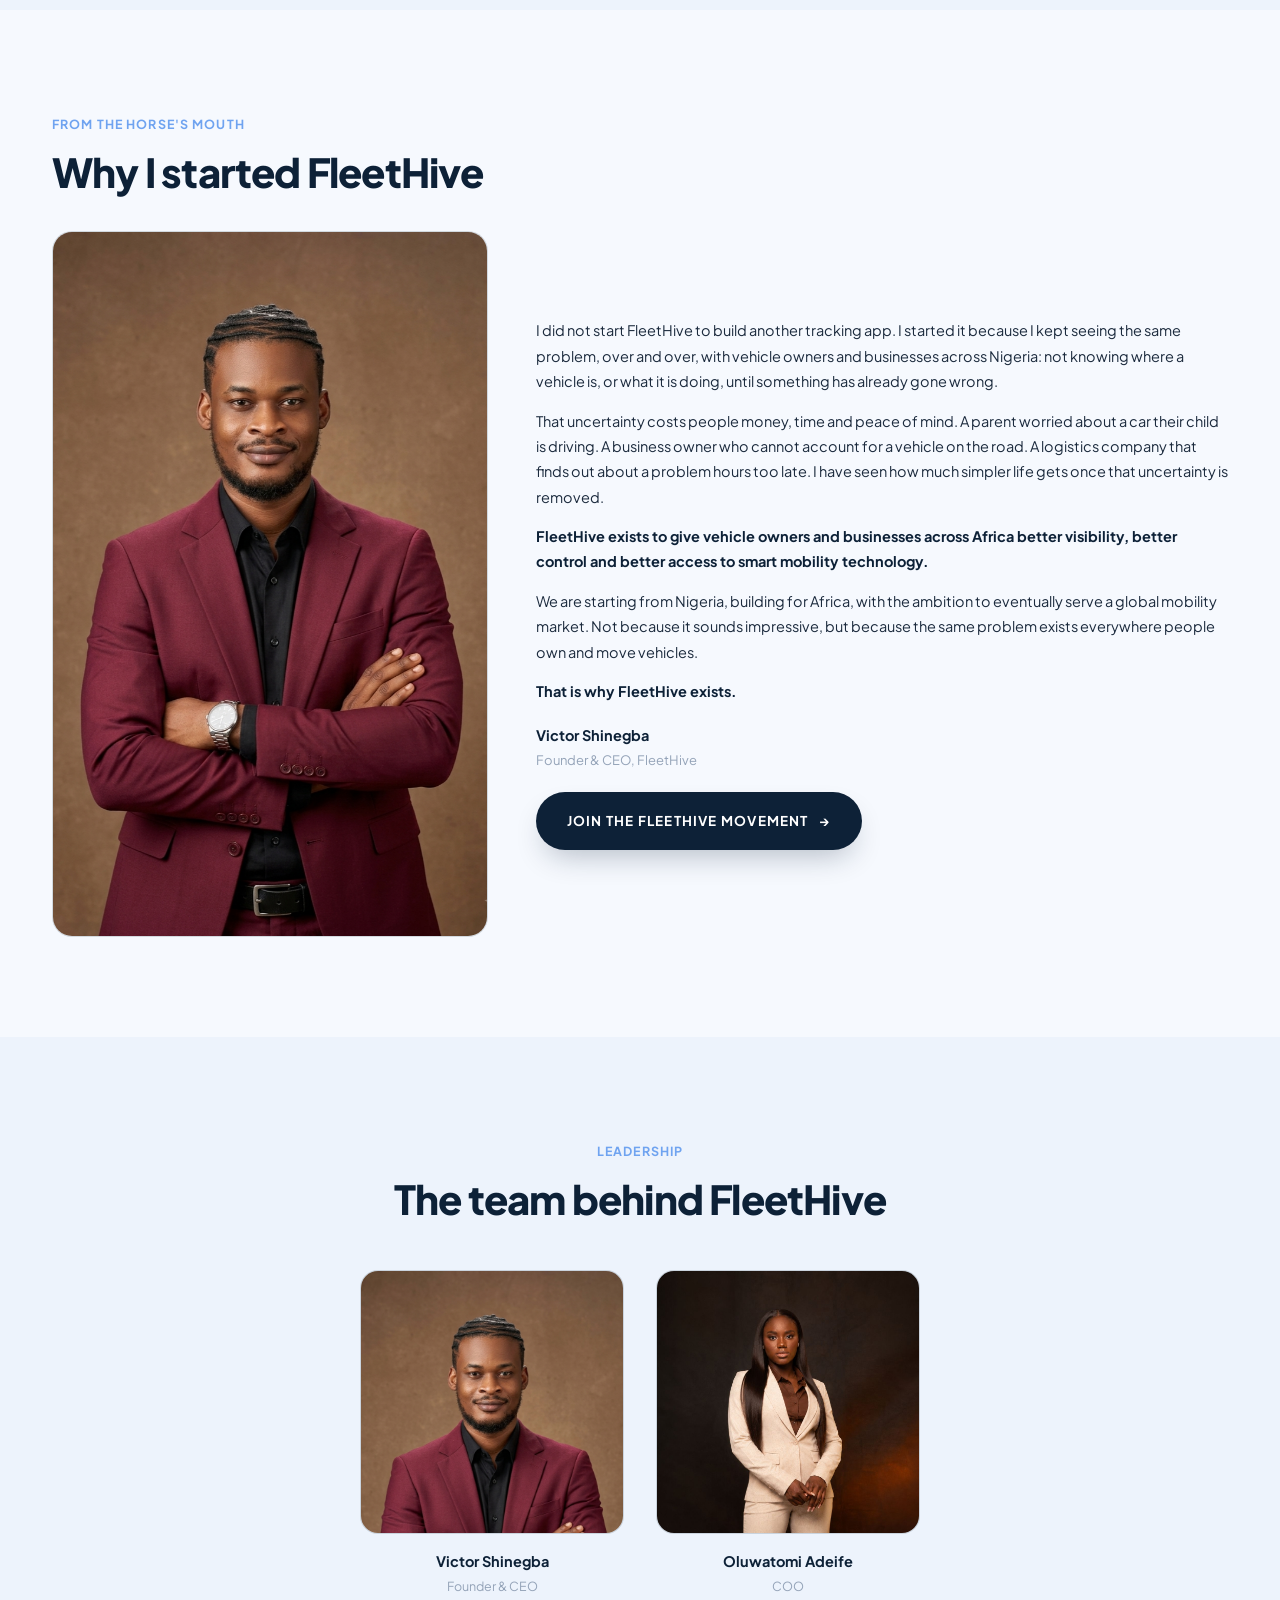
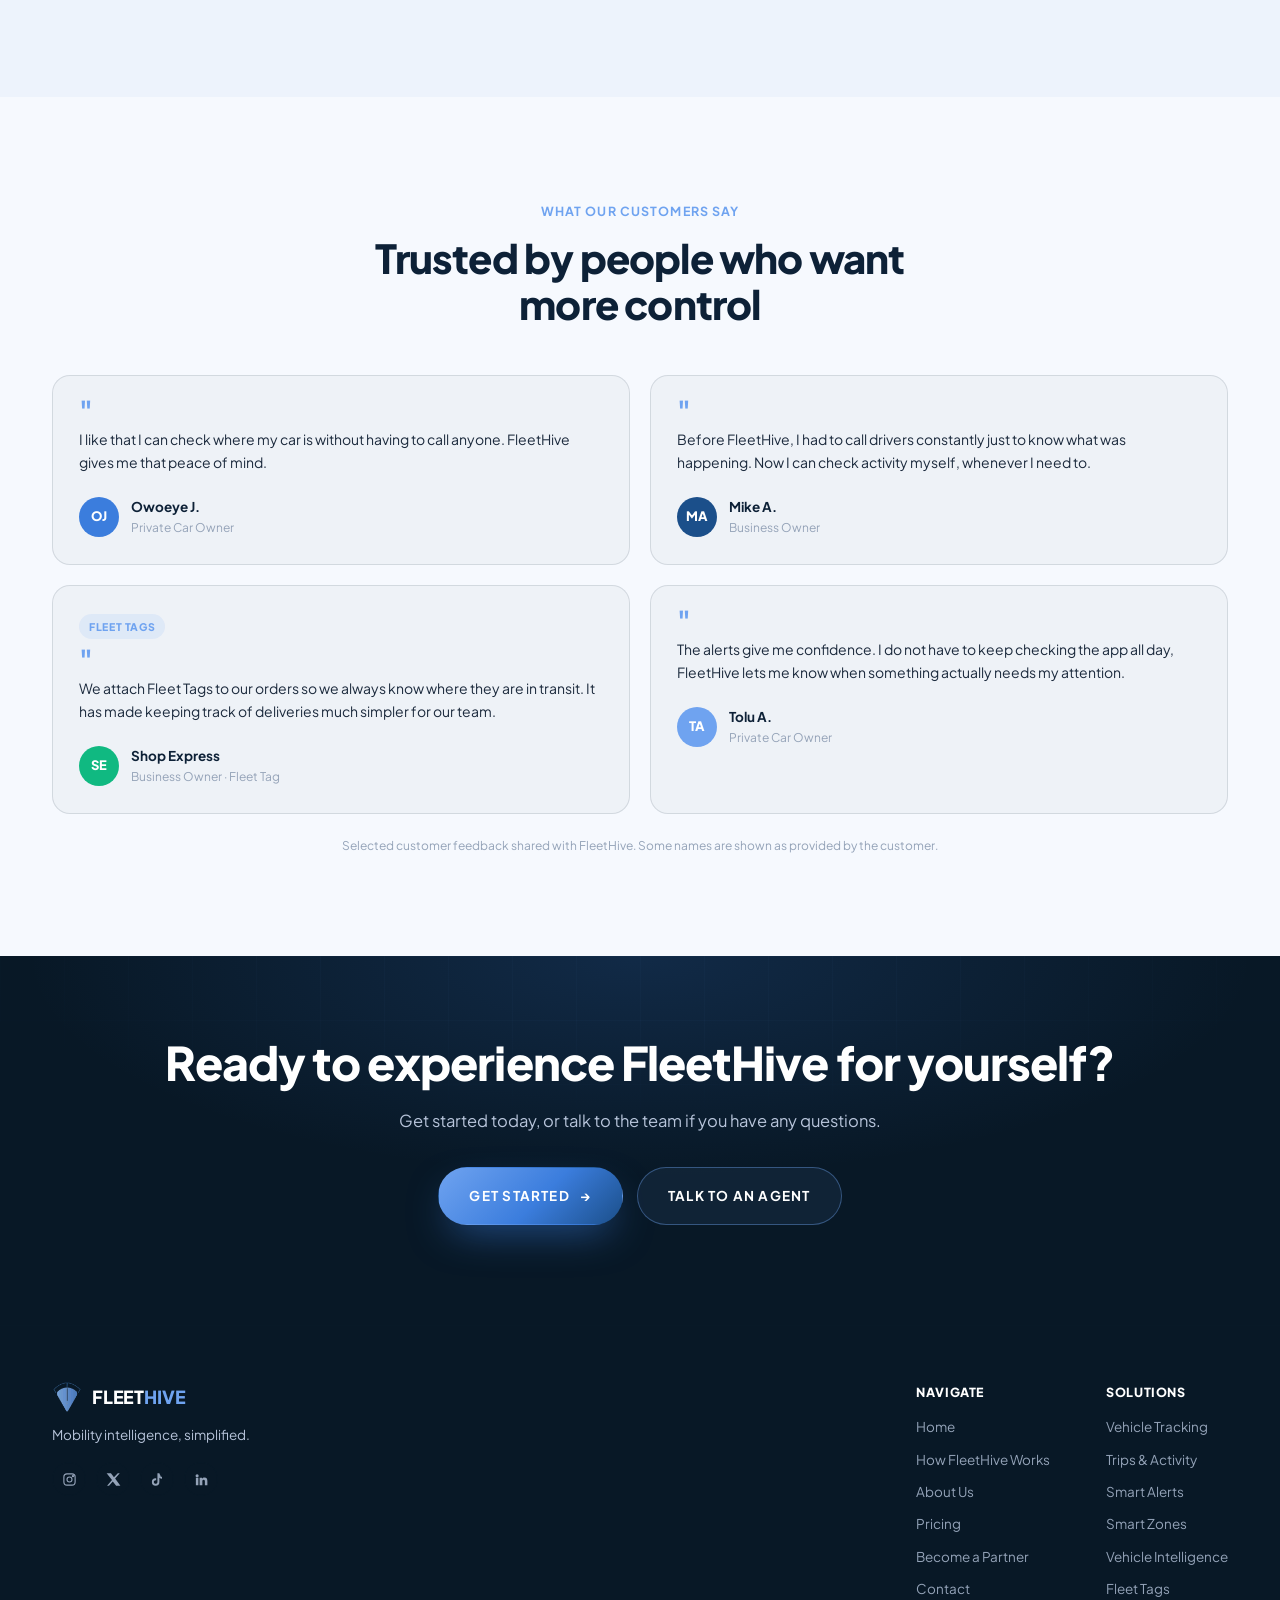
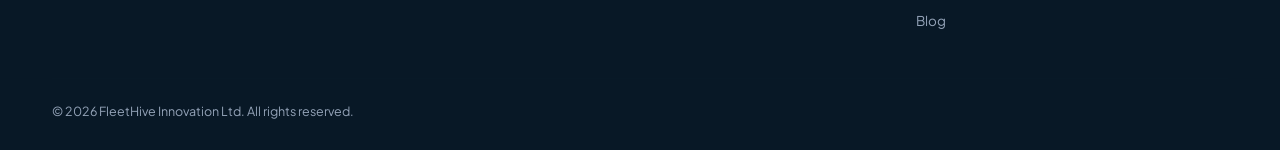
<file: about.html>
<!DOCTYPE html>
<html lang="en">
<head>
<meta charset="UTF-8">
<meta name="viewport" content="width=device-width, initial-scale=1.0">
<title>About Us — FleetHive</title>
<link rel="icon" type="image/x-icon" href="/favicon.ico">
<link rel="icon" type="image/png" sizes="32x32" href="/favicon-32x32.png">
<link rel="icon" type="image/png" sizes="16x16" href="/favicon-16x16.png">
<link rel="apple-touch-icon" sizes="180x180" href="/apple-touch-icon.png">
<link rel="manifest" href="/site.webmanifest">
<meta name="theme-color" content="#0D2137">
<meta name="description" content="FleetHive is building a smarter way to move, the story, vision, mission, values and team behind FleetHive, and why it exists.">
<link rel="preconnect" href="https://fonts.googleapis.com">
<link href="https://fonts.googleapis.com/css2?family=Plus+Jakarta+Sans:wght@400;500;600;700;800&display=swap" rel="stylesheet">
<link rel="stylesheet" href="style.css">
</head>
<body>

<!-- ===================== HEADER ===================== -->
<header>
  <nav class="wrap navbar">
    <a href="index.html" class="logo">
      <img src="assets/logo.png" alt="FleetHive logo" class="logo-icon-img">
      <span class="logo-text">FLEET<span class="hive">HIVE</span></span>
    </a>
    <div class="nav-links">
      <a href="index.html">Home</a>
      <a href="how-it-works.html">How FleetHive Works</a>
      <a href="about.html" class="active-link">About Us</a>
      <a href="pricing.html">Pricing</a>
      <a href="partners.html">Become a Partner</a>
      <a href="contact.html">Contact</a>
      <a href="blog.html">Blog</a>
    </div>
    <div class="nav-actions">
      <button class="theme-toggle" id="themeToggle" aria-label="Toggle light/dark mode">
        <svg id="themeIconMoon" viewBox="0 0 24 24" fill="none" stroke="currentColor" stroke-width="1.8"><path d="M21 12.5A9 9 0 1 1 11.5 3 7 7 0 0 0 21 12.5z"/></svg>
      </button>
      <a href="https://app.fleethive.in" class="btn btn-outline" style="padding:11px 22px; font-size:12px;">Login</a>
      <a href="pricing.html" class="btn btn-primary nav-get-started" aria-label="Get Started">Get Started</a>
      <button class="mobile-toggle" id="mobileToggleBtn" onclick="fhToggleMobile()" aria-label="Menu"><span></span><span></span><span></span></button>
    </div>
  </nav>
</header>

<div class="mobile-panel" id="mp">
<a href="index.html">Home</a>
  <a href="how-it-works.html">How FleetHive Works</a>
  <a href="about.html">About Us</a>
  <a href="pricing.html">Pricing</a>
  <a href="partners.html">Become a Partner</a>
  <a href="contact.html">Contact</a>
  <a href="blog.html">Blog</a>
  <a href="https://app.fleethive.in">Login</a>
  <div class="mp-actions">
    <button class="theme-toggle" id="themeToggleMobile" aria-label="Toggle light/dark mode" style="width:46px;height:46px;">
      <svg viewBox="0 0 24 24" fill="none" stroke="currentColor" stroke-width="1.8"><path d="M21 12.5A9 9 0 1 1 11.5 3 7 7 0 0 0 21 12.5z"/></svg>
    </button>
    <a href="pricing.html" class="btn btn-primary" style="flex:1; justify-content:center;">Get Started</a>
  </div>
</div>

<!-- ===================== SIDE SECTION INDICATOR ===================== -->
<div class="side-indicator">
  <div class="si-item active" data-target="aboutHero"><span class="si-label">01 WHO WE ARE</span><span class="si-dot"></span></div>
  <div class="si-item" data-target="visionmission"><span class="si-label">02 VISION &amp; MISSION</span><span class="si-dot"></span></div>
  <div class="si-item" data-target="values"><span class="si-label">03 CORE VALUES</span><span class="si-dot"></span></div>
  <div class="si-item" data-target="founder"><span class="si-label">04 FOUNDER STORY</span><span class="si-dot"></span></div>
  <div class="si-item" data-target="leadership"><span class="si-label">05 LEADERSHIP</span><span class="si-dot"></span></div>
  <div class="si-item" data-target="testimonials"><span class="si-label">06 CUSTOMERS</span><span class="si-dot"></span></div>
  <div class="si-item" data-target="aboutFinalCta"><span class="si-label">07 GET STARTED</span><span class="si-dot"></span></div>
</div>
<div class="side-indicator-mobile" id="sideIndicatorMobile">
  <span class="sim-dot active" data-target="aboutHero"></span>
  <span class="sim-dot" data-target="visionmission"></span>
  <span class="sim-dot" data-target="values"></span>
  <span class="sim-dot" data-target="founder"></span>
  <span class="sim-dot" data-target="leadership"></span>
  <span class="sim-dot" data-target="testimonials"></span>
  <span class="sim-dot" data-target="aboutFinalCta"></span>
</div>

<!-- ===================== PAGE HERO — WHO WE ARE ===================== -->
<section class="page-hero" id="aboutHero">
  <div class="bg-pattern bg-dots page-hero-bg"></div>
  <div class="wrap reveal in">
    <span class="eyebrow">Who we are</span>
    <h1>Building a smarter way to move</h1>
    <p class="lead" style="margin-bottom:40px;">FleetHive was built to make vehicle ownership and fleet operations easier to understand, easier to manage and easier to control.</p>
    <div class="hero-actions" style="justify-content:center;">
      <a href="pricing.html" class="btn btn-cta-primary">Get Started <span class="arrow">→</span></a>
    </div>
  </div>
</section>

<!-- ===================== VISION / MISSION ===================== -->
<section id="visionmission">
  <div class="wrap">
    <div class="mv-grid mv-grid-2col reveal-stagger">
      <div class="mv-card">
        <span class="eyebrow">Our Vision</span>
        <p>FleetHive wants to build a smarter mobility ecosystem, starting in Africa and eventually reaching a global market. That means better visibility, better vehicle security, smarter transportation and connected mobility, so people and businesses can make better decisions about the vehicles they depend on.</p>
      </div>
      <div class="mv-card">
        <span class="eyebrow">Our Mission</span>
        <p>FleetHive is focused on giving vehicle owners and businesses practical technology that helps them understand, monitor and manage their vehicles, without unnecessary complexity.</p>
      </div>
    </div>
  </div>
</section>

<!-- ===================== CORE VALUES ===================== -->
<section class="section-deep" id="values">
  <div class="wrap">
    <div class="sec-head center reveal" style="margin-left:auto;margin-right:auto;">
      <span class="eyebrow">Core Values</span>
      <h2>What guides how we build and support FleetHive</h2>
    </div>
    <div class="value-grid reveal-stagger">
      <div class="value-card"><h4>Customer First</h4><p>We solve real problems for the people using our platform.</p></div>
      <div class="value-card"><h4>Trust</h4><p>We build relationships through honesty and transparency.</p></div>
      <div class="value-card"><h4>Innovation</h4><p>We keep finding better ways to solve mobility problems.</p></div>
      <div class="value-card"><h4>Simplicity</h4><p>We make complex information easy to understand.</p></div>
      <div class="value-card"><h4>Security</h4><p>We help customers protect what matters to them.</p></div>
      <div class="value-card"><h4>Action</h4><p>We turn information into decisions.</p></div>
    </div>
  </div>
</section>

<!-- ===================== FROM THE HORSE'S MOUTH — FOUNDER STORY ===================== -->
<section id="founder">
  <div class="wrap">
    <div class="sec-head reveal" style="margin-bottom:36px;">
      <span class="eyebrow">From the horse's mouth</span>
      <h2>Why I started FleetHive</h2>
    </div>
    <div class="founder-block reveal">
      <div class="founder-photo-wrap">
        <img src="assets/ceo.png" alt="Victor Shinegba, Founder and CEO of FleetHive">
      </div>
      <div class="founder-content">
        <p>I did not start FleetHive to build another tracking app. I started it because I kept seeing the same problem, over and over, with vehicle owners and businesses across Nigeria: not knowing where a vehicle is, or what it is doing, until something has already gone wrong.</p>
        <p>That uncertainty costs people money, time and peace of mind. A parent worried about a car their child is driving. A business owner who cannot account for a vehicle on the road. A logistics company that finds out about a problem hours too late. I have seen how much simpler life gets once that uncertainty is removed.</p>
        <p class="founder-line">FleetHive exists to give vehicle owners and businesses across Africa better visibility, better control and better access to smart mobility technology.</p>
        <p>We are starting from Nigeria, building for Africa, with the ambition to eventually serve a global mobility market. Not because it sounds impressive, but because the same problem exists everywhere people own and move vehicles.</p>
        <p style="font-weight:700; color:var(--heading);">That is why FleetHive exists.</p>
        <div class="founder-signoff">
          <strong>Victor Shinegba</strong>
          Founder &amp; CEO, FleetHive
        </div>
        <div class="sb-cta" style="margin-top:20px;"><a href="pricing.html" class="btn btn-primary">Join the FleetHive Movement <span class="arrow">→</span></a></div>
      </div>
    </div>
  </div>
</section>

<!-- ===================== THE TEAM BEHIND FLEETHIVE ===================== -->
<section class="section-deep" id="leadership">
  <div class="wrap">
    <div class="sec-head center reveal" style="margin-left:auto;margin-right:auto;">
      <span class="eyebrow">Leadership</span>
      <h2>The team behind FleetHive</h2>
    </div>
    <div class="leader-grid reveal-stagger">
      <div class="leader-card">
        <div class="leader-photo"><img src="assets/ceo.png" alt="Victor Shinegba"></div>
        <div class="leader-name">Victor Shinegba</div>
        <div class="leader-role">Founder &amp; CEO</div>
      </div>
      <div class="leader-card">
        <div class="leader-photo"><img src="assets/coo.png" alt="Oluwatomi Adeife"></div>
        <div class="leader-name">Oluwatomi Adeife</div>
        <div class="leader-role">COO</div>
      </div>
    </div>
  </div>
</section>

<!-- ===================== WHAT OUR CUSTOMERS SAY ===================== -->
<section id="testimonials">
  <div class="wrap">
    <div class="sec-head center reveal" style="margin-left:auto;margin-right:auto;">
      <span class="eyebrow">What our customers say</span>
      <h2>Trusted by people who want more control</h2>
    </div>
    <div class="testi-grid reveal-stagger">
      <div class="story-card">
        <p class="story-quote">I like that I can check where my car is without having to call anyone. FleetHive gives me that peace of mind.</p>
        <div class="story-who"><div class="story-avatar" style="background:#3B7DDD;">OJ</div><div><div class="story-name">Owoeye J.</div><div class="story-role">Private Car Owner</div></div></div>
      </div>
      <div class="story-card">
        <p class="story-quote">Before FleetHive, I had to call drivers constantly just to know what was happening. Now I can check activity myself, whenever I need to.</p>
        <div class="story-who"><div class="story-avatar" style="background:#1B4F8A;">MA</div><div><div class="story-name">Mike A.</div><div class="story-role">Business Owner</div></div></div>
      </div>
      <div class="story-card">
        <span class="testi-tag">Fleet Tags</span>
        <p class="story-quote">We attach Fleet Tags to our orders so we always know where they are in transit. It has made keeping track of deliveries much simpler for our team.</p>
        <div class="story-who"><div class="story-avatar" style="background:#10B981;">SE</div><div><div class="story-name">Shop Express</div><div class="story-role">Business Owner · Fleet Tag</div></div></div>
      </div>
      <div class="story-card">
        <p class="story-quote">The alerts give me confidence. I do not have to keep checking the app all day, FleetHive lets me know when something actually needs my attention.</p>
        <div class="story-who"><div class="story-avatar" style="background:#6FA3F0;">TA</div><div><div class="story-name">Tolu A.</div><div class="story-role">Private Car Owner</div></div></div>
      </div>
    </div>
    <p style="text-align:center; font-size:12px; color:var(--silver); margin-top:22px;">Selected customer feedback shared with FleetHive. Some names are shown as provided by the customer.</p>
  </div>
</section>

<!-- ===================== TESTIMONIAL CONVERSION / FINAL CTA ===================== -->
<section class="final-cta page-final-cta" id="aboutFinalCta">
  <div class="bg-pattern bg-grid"></div>
  <div class="wrap reveal in">
    <h2>Ready to experience FleetHive for yourself?</h2>
    <p class="lead">Get started today, or talk to the team if you have any questions.</p>
    <div class="hero-actions">
      <a href="pricing.html" class="btn btn-cta-primary">Get Started <span class="arrow">→</span></a>
      <a href="contact.html" class="btn btn-cta-outline">Talk to an Agent</a>
    </div>
  </div>
</section>

<!-- ===================== FOOTER ===================== -->
<footer>
  <div class="wrap">
    <div class="foot-grid">
      <div class="foot-brand" style="max-width:300px;">
        <div class="logo">
          <img src="assets/logo.png" alt="FleetHive logo" class="logo-icon-img">
          <span class="logo-text">FLEET<span class="hive">HIVE</span></span>
        </div>
        <p>Mobility intelligence, simplified.</p>
        <div class="foot-social">
          <a href="https://www.instagram.com/fleethive_in?igsh=MTgycDF4bTFsbmJmdA==" aria-label="Instagram" target="_blank" rel="noopener"><svg width="15" height="15" viewBox="0 0 24 24" fill="none" stroke="currentColor" stroke-width="1.8"><rect x="3" y="3" width="18" height="18" rx="5"/><circle cx="12" cy="12" r="4"/><circle cx="17.5" cy="6.5" r="1"/></svg></a>
          <a href="https://x.com/FleetHiveIn" aria-label="X" target="_blank" rel="noopener"><svg width="15" height="15" viewBox="0 0 24 24" fill="currentColor"><path d="M18.9 2H22l-7.4 8.5L23 22h-6.8l-5.3-6.9L4.8 22H1.7l7.9-9.1L1 2h6.9l4.8 6.4L18.9 2z"/></svg></a>
          <a href="https://www.tiktok.com/@fleethivein?_r=1&_t=ZS-974kRxDl597" aria-label="TikTok" target="_blank" rel="noopener"><svg width="15" height="15" viewBox="0 0 24 24" fill="currentColor"><path d="M16.6 5.2c-.9-.8-1.5-2-1.6-3.2h-3.1v13.9c0 1.6-1.3 2.9-2.9 2.9s-2.9-1.3-2.9-2.9 1.3-2.9 2.9-2.9c.3 0 .6.05.9.14v-3.2a6 6 0 0 0-.9-.07 6 6 0 1 0 6 6V9.2c1.2.9 2.7 1.4 4.2 1.4V7.5c-.9 0-1.9-.3-2.6-.9z"/></svg></a>
          <a href="https://www.linkedin.com/company/fleethivein/" aria-label="LinkedIn" target="_blank" rel="noopener"><svg width="15" height="15" viewBox="0 0 24 24" fill="currentColor"><path d="M4.98 3.5a2.5 2.5 0 1 1 0 5 2.5 2.5 0 0 1 0-5zM3 9h4v12H3zM9 9h3.8v1.7h.05c.53-1 1.83-2.05 3.77-2.05 4.03 0 4.78 2.65 4.78 6.1V21h-4v-5.6c0-1.34-.02-3.06-1.87-3.06-1.87 0-2.16 1.46-2.16 2.96V21H9z"/></svg></a>
        </div>
      </div>
      <div class="foot-cols">
        <div class="foot-col">
          <h4>Navigate</h4>
          <a href="index.html">Home</a>
          <a href="how-it-works.html">How FleetHive Works</a>
          <a href="about.html">About Us</a>
          <a href="pricing.html">Pricing</a>
          <a href="partners.html">Become a Partner</a>
          <a href="contact.html">Contact</a>
          <a href="blog.html">Blog</a>
        </div>
        <div class="foot-col">
          <h4>Solutions</h4>
          <a href="how-it-works.html#tracking">Vehicle Tracking</a>
          <a href="how-it-works.html#trips">Trips &amp; Activity</a>
          <a href="how-it-works.html#alerts">Smart Alerts</a>
          <a href="how-it-works.html#zones">Smart Zones</a>
          <a href="how-it-works.html#intelligence">Vehicle Intelligence</a>
          <a href="how-it-works.html#fleet-tags">Fleet Tags</a>
        </div>
      </div>
    </div>
    <div class="foot-bottom"><span>© 2026 FleetHive Innovation Ltd. All rights reserved.</span></div>
  </div>
</footer>

<!-- ===================== EXIT-INTENT NEWSLETTER POPUP ===================== -->
<div class="exit-popup-overlay" id="exitPopup">
  <div class="exit-popup">
    <button class="exit-popup-close" id="exitPopupClose" aria-label="Close">&times;</button>
    <form class="exit-popup-form" id="exitPopupForm">
      <h4>Stay in the FleetHive Network</h4>
      <p>Get useful updates on mobility, vehicle security, fleet management and FleetHive.</p>
      <input type="text" id="exitPopupName" placeholder="Full name" autocomplete="name">
      <input type="email" id="exitPopupEmail" placeholder="Email address" autocomplete="email" required>
      <button type="submit" class="btn btn-primary">Get Updates</button>
    </form>
    <div class="exit-popup-success">
      <h4>You're on the list.</h4>
      <p>Thanks for joining the FleetHive network, watch your inbox for updates.</p>
    </div>
  </div>
</div>

<script src="global-floating.js"></script>
<script src="bree-knowledge.js"></script>
<script src="site.js"></script>
</body>
</html>
</file>
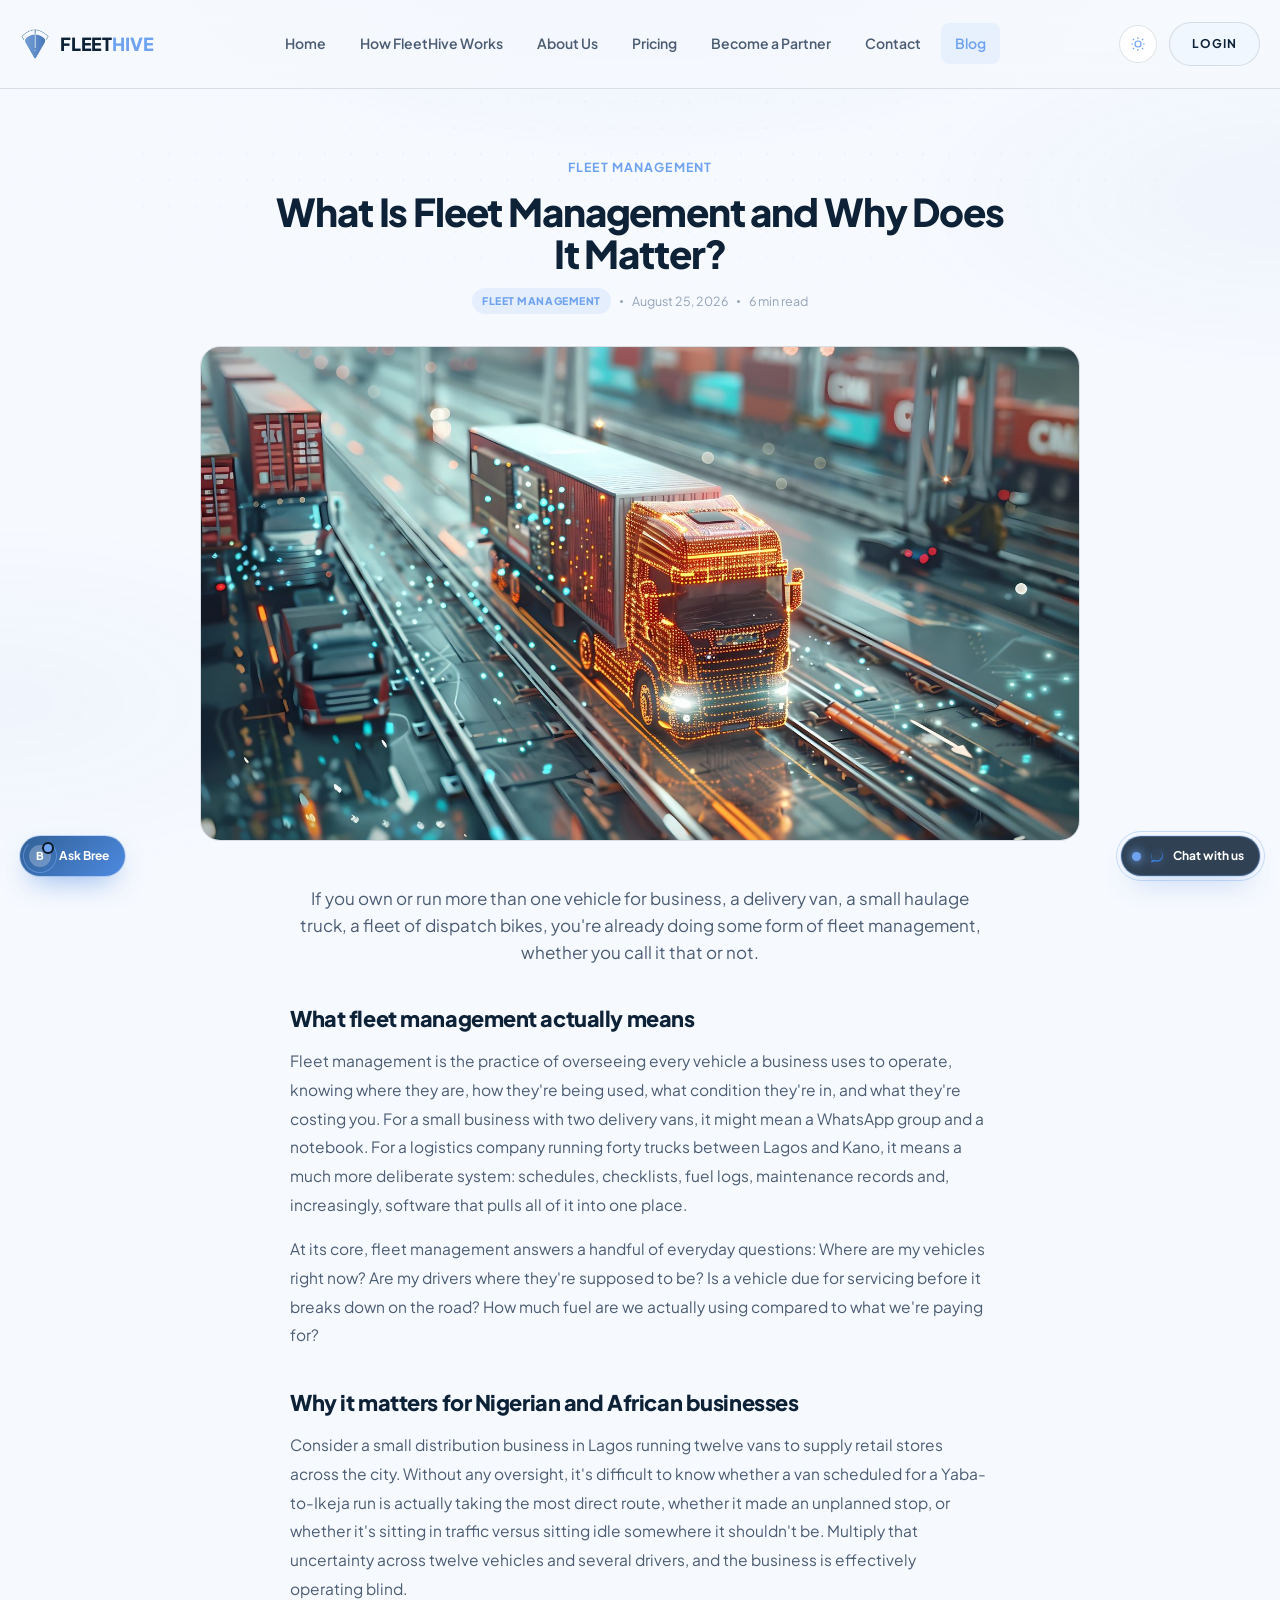
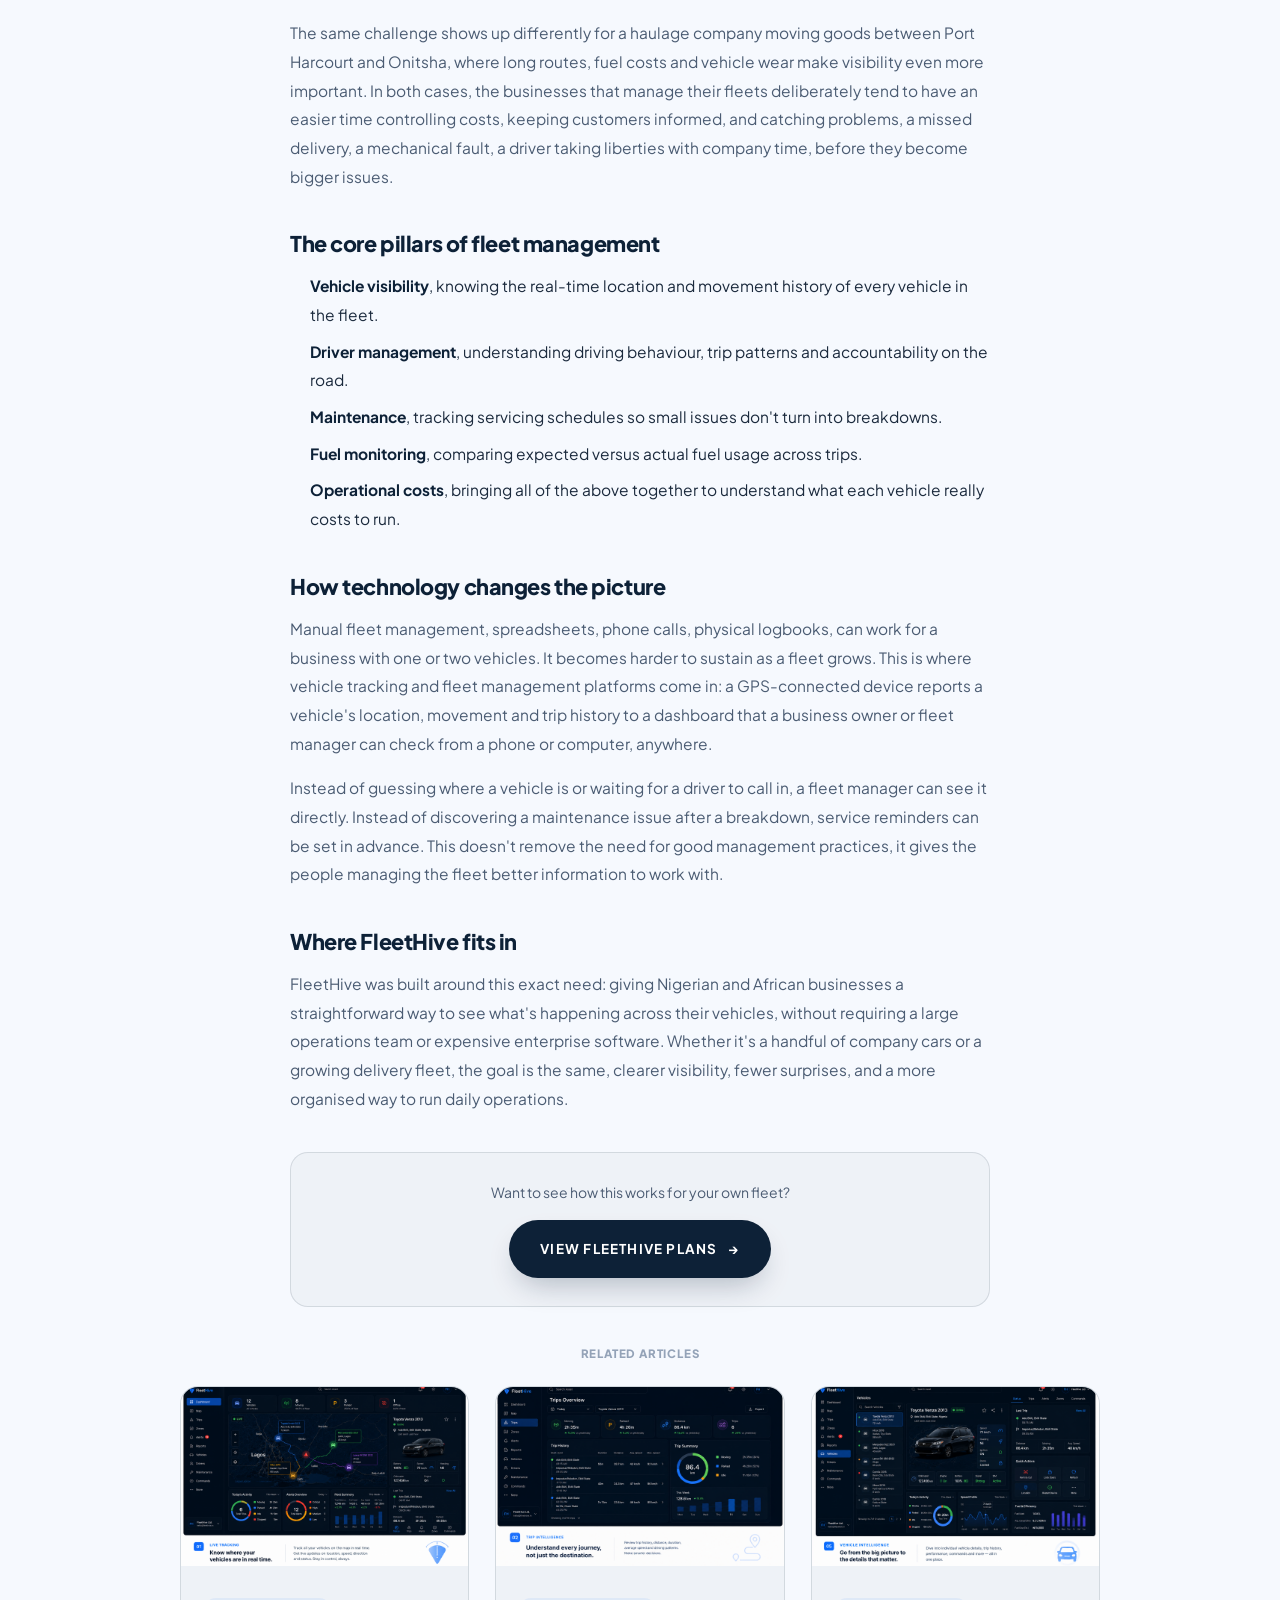
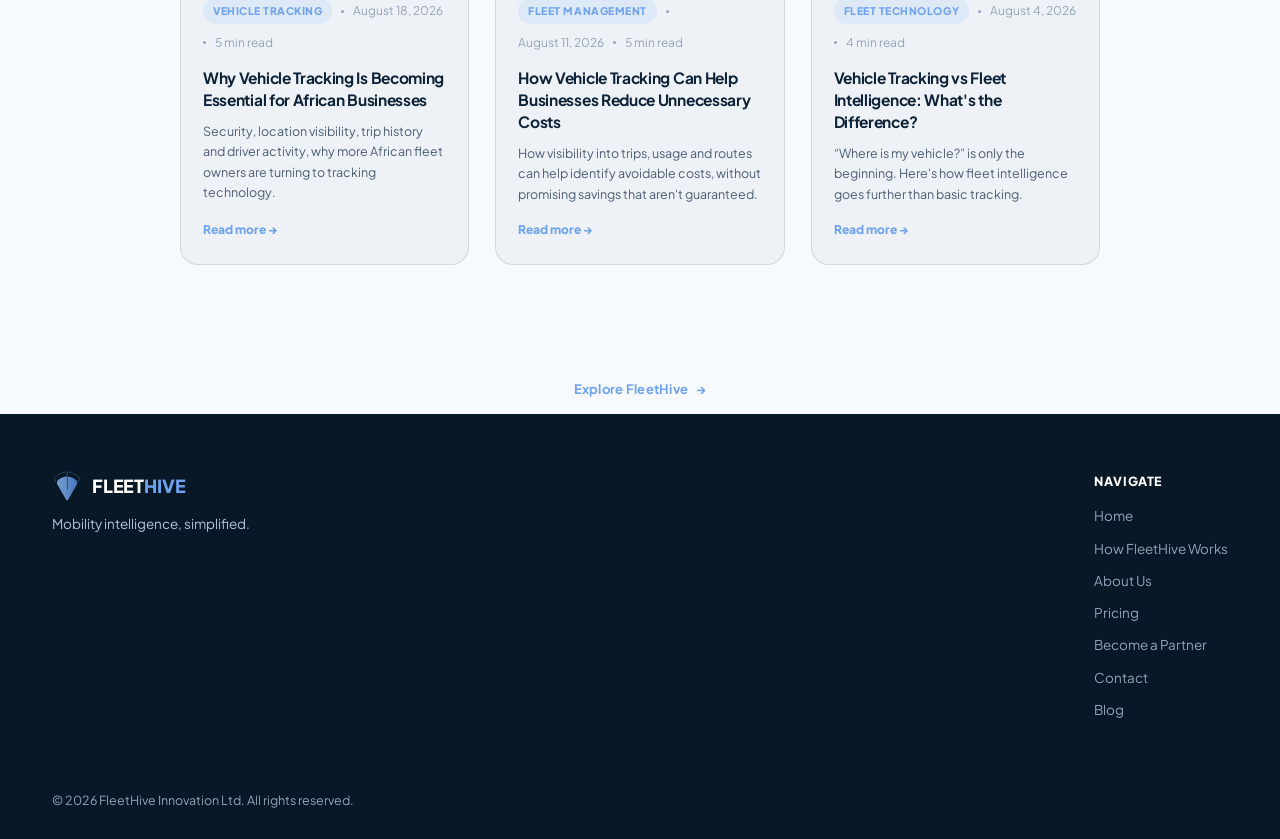
<file: blog-fleet-management.html>
<!DOCTYPE html>
<html lang="en">
<head>
<meta charset="UTF-8">
<meta name="viewport" content="width=device-width, initial-scale=1.0">
<title>What Is Fleet Management and Why Does It Matter? | FleetHive Blog</title>
<link rel="icon" type="image/x-icon" href="/favicon.ico">
<link rel="icon" type="image/png" sizes="32x32" href="/favicon-32x32.png">
<link rel="icon" type="image/png" sizes="16x16" href="/favicon-16x16.png">
<link rel="apple-touch-icon" sizes="180x180" href="/apple-touch-icon.png">
<link rel="manifest" href="/site.webmanifest">
<meta name="theme-color" content="#0D2137">
<meta name="description" content="A practical introduction to fleet management for Nigerian and African business owners, vehicle visibility, driver management, maintenance, fuel monitoring and how technology fits in.">
<link rel="preconnect" href="https://fonts.googleapis.com">
<link href="https://fonts.googleapis.com/css2?family=Plus+Jakarta+Sans:wght@400;500;600;700;800&display=swap" rel="stylesheet">
<link rel="stylesheet" href="style.css">
</head>
<body>

<!-- ===================== HEADER ===================== -->
<header>
  <nav class="wrap navbar">
    <a href="index.html" class="logo">
      <img src="assets/logo.png" alt="FleetHive logo" class="logo-icon-img">
      <span class="logo-text">FLEET<span class="hive">HIVE</span></span>
    </a>
    <div class="nav-links">
      <a href="index.html">Home</a>
      <a href="how-it-works.html">How FleetHive Works</a>
      <a href="about.html">About Us</a>
      <a href="pricing.html">Pricing</a>
      <a href="partners.html">Become a Partner</a>
      <a href="contact.html">Contact</a>
      <a href="blog.html" class="active-link">Blog</a>
    </div>
    <div class="nav-actions">
      <button class="theme-toggle" id="themeToggle" aria-label="Toggle light/dark mode">
        <svg id="themeIconMoon" viewBox="0 0 24 24" fill="none" stroke="currentColor" stroke-width="1.8"><path d="M21 12.5A9 9 0 1 1 11.5 3 7 7 0 0 0 21 12.5z"/></svg>
      </button>
      <a href="https://app.fleethive.in" class="btn btn-outline" style="padding:11px 22px; font-size:12px;">Login</a>
      <a href="pricing.html" class="btn btn-primary nav-get-started" aria-label="Get Started">Get Started</a>
      <button class="mobile-toggle" id="mobileToggleBtn" onclick="fhToggleMobile()" aria-label="Menu"><span></span><span></span><span></span></button>
    </div>
  </nav>
</header>

<div class="mobile-panel" id="mp">
<a href="index.html">Home</a>
  <a href="how-it-works.html">How FleetHive Works</a>
  <a href="about.html">About Us</a>
  <a href="pricing.html">Pricing</a>
  <a href="partners.html">Become a Partner</a>
  <a href="contact.html">Contact</a>
  <a href="blog.html">Blog</a>
  <a href="https://app.fleethive.in">Login</a>
  <div class="mp-actions">
    <button class="theme-toggle" id="themeToggleMobile" aria-label="Toggle light/dark mode" style="width:46px;height:46px;">
      <svg viewBox="0 0 24 24" fill="none" stroke="currentColor" stroke-width="1.8"><path d="M21 12.5A9 9 0 1 1 11.5 3 7 7 0 0 0 21 12.5z"/></svg>
    </button>
    <a href="pricing.html" class="btn btn-primary" style="flex:1; justify-content:center;">Get Started</a>
  </div>
</div>

<section class="page-hero" style="padding-bottom:0;">
  <div class="bg-pattern bg-dots page-hero-bg"></div>
  <div class="wrap reveal in" style="max-width:820px;">
    <span class="eyebrow">Fleet Management</span>
    <h1 style="font-size:clamp(1.7rem,4vw,2.4rem);">What Is Fleet Management and Why Does It Matter?</h1>
    <div class="article-meta">
      <span class="blog-cat-badge">Fleet Management</span>
      <span class="blog-dot"></span><span>August 25, 2026</span>
      <span class="blog-dot"></span><span>6 min read</span>
    </div>
  </div>
</section>

<section style="padding-top:28px;">
  <div class="wrap">
    <div class="article-hero-img reveal in">
      <img src="assets/db-fleet-management.jpg" alt="Fleet manager reviewing dashboard data for a vehicle fleet" loading="lazy">
    </div>

    <div class="article-body reveal in">

<p class="article-lead">If you own or run more than one vehicle for business, a delivery van, a small haulage truck, a fleet of dispatch bikes, you're already doing some form of fleet management, whether you call it that or not.</p>

<h2>What fleet management actually means</h2>
<p>Fleet management is the practice of overseeing every vehicle a business uses to operate, knowing where they are, how they're being used, what condition they're in, and what they're costing you. For a small business with two delivery vans, it might mean a WhatsApp group and a notebook. For a logistics company running forty trucks between Lagos and Kano, it means a much more deliberate system: schedules, checklists, fuel logs, maintenance records and, increasingly, software that pulls all of it into one place.</p>

<p>At its core, fleet management answers a handful of everyday questions: Where are my vehicles right now? Are my drivers where they're supposed to be? Is a vehicle due for servicing before it breaks down on the road? How much fuel are we actually using compared to what we're paying for?</p>

<h2>Why it matters for Nigerian and African businesses</h2>
<p>Consider a small distribution business in Lagos running twelve vans to supply retail stores across the city. Without any oversight, it's difficult to know whether a van scheduled for a Yaba-to-Ikeja run is actually taking the most direct route, whether it made an unplanned stop, or whether it's sitting in traffic versus sitting idle somewhere it shouldn't be. Multiply that uncertainty across twelve vehicles and several drivers, and the business is effectively operating blind.</p>

<p>The same challenge shows up differently for a haulage company moving goods between Port Harcourt and Onitsha, where long routes, fuel costs and vehicle wear make visibility even more important. In both cases, the businesses that manage their fleets deliberately tend to have an easier time controlling costs, keeping customers informed, and catching problems, a missed delivery, a mechanical fault, a driver taking liberties with company time, before they become bigger issues.</p>

<h2>The core pillars of fleet management</h2>
<ul>
<li><strong>Vehicle visibility</strong>, knowing the real-time location and movement history of every vehicle in the fleet.</li>
<li><strong>Driver management</strong>, understanding driving behaviour, trip patterns and accountability on the road.</li>
<li><strong>Maintenance</strong>, tracking servicing schedules so small issues don't turn into breakdowns.</li>
<li><strong>Fuel monitoring</strong>, comparing expected versus actual fuel usage across trips.</li>
<li><strong>Operational costs</strong>, bringing all of the above together to understand what each vehicle really costs to run.</li>
</ul>

<h2>How technology changes the picture</h2>
<p>Manual fleet management, spreadsheets, phone calls, physical logbooks, can work for a business with one or two vehicles. It becomes harder to sustain as a fleet grows. This is where vehicle tracking and fleet management platforms come in: a GPS-connected device reports a vehicle's location, movement and trip history to a dashboard that a business owner or fleet manager can check from a phone or computer, anywhere.</p>

<p>Instead of guessing where a vehicle is or waiting for a driver to call in, a fleet manager can see it directly. Instead of discovering a maintenance issue after a breakdown, service reminders can be set in advance. This doesn't remove the need for good management practices, it gives the people managing the fleet better information to work with.</p>

<h2>Where FleetHive fits in</h2>
<p>FleetHive was built around this exact need: giving Nigerian and African businesses a straightforward way to see what's happening across their vehicles, without requiring a large operations team or expensive enterprise software. Whether it's a handful of company cars or a growing delivery fleet, the goal is the same, clearer visibility, fewer surprises, and a more organised way to run daily operations.</p>

    </div>

    <div class="article-cta-box reveal in">
      <p>Want to see how this works for your own fleet?</p>
      <a href="pricing.html" class="btn btn-primary">View FleetHive Plans <span class="arrow">→</span></a>
    </div>

    <div class="article-related reveal-stagger">
      <h4>Related Articles</h4>
      <div class="blog-grid">
      <a href="blog-vehicle-tracking-africa.html" class="blog-card" data-cat="Vehicle Tracking">
        <div class="blog-card-img"><img src="assets/platform-1-live-tracking.png" alt="Live vehicle tracking map interface" loading="lazy"></div>
        <div class="blog-card-body">
          <div class="blog-meta"><span class="blog-cat-badge">Vehicle Tracking</span><span class="blog-dot"></span><span>August 18, 2026</span><span class="blog-dot"></span><span>5 min read</span></div>
          <h3>Why Vehicle Tracking Is Becoming Essential for African Businesses</h3>
          <p>Security, location visibility, trip history and driver activity, why more African fleet owners are turning to tracking technology.</p>
          <span class="blog-card-link">Read more →</span>
        </div>
      </a>
      <a href="blog-reduce-unnecessary-costs.html" class="blog-card" data-cat="Fleet Management">
        <div class="blog-card-img"><img src="assets/platform-2-trip-intelligence.png" alt="Trip intelligence dashboard showing route data" loading="lazy"></div>
        <div class="blog-card-body">
          <div class="blog-meta"><span class="blog-cat-badge">Fleet Management</span><span class="blog-dot"></span><span>August 11, 2026</span><span class="blog-dot"></span><span>5 min read</span></div>
          <h3>How Vehicle Tracking Can Help Businesses Reduce Unnecessary Costs</h3>
          <p>How visibility into trips, usage and routes can help identify avoidable costs, without promising savings that aren't guaranteed.</p>
          <span class="blog-card-link">Read more →</span>
        </div>
      </a>
      <a href="blog-tracking-vs-fleet-intelligence.html" class="blog-card" data-cat="Fleet Technology">
        <div class="blog-card-img"><img src="assets/platform-5-vehicle-intelligence.png" alt="Vehicle intelligence analytics interface" loading="lazy"></div>
        <div class="blog-card-body">
          <div class="blog-meta"><span class="blog-cat-badge">Fleet Technology</span><span class="blog-dot"></span><span>August 4, 2026</span><span class="blog-dot"></span><span>4 min read</span></div>
          <h3>Vehicle Tracking vs Fleet Intelligence: What's the Difference?</h3>
          <p>“Where is my vehicle?” is only the beginning. Here's how fleet intelligence goes further than basic tracking.</p>
          <span class="blog-card-link">Read more →</span>
        </div>
      </a>
      </div>
    </div>

  </div>
</section>

<div class="wrap explore-fh-wrap"><a href="index.html" class="explore-fh">Explore FleetHive <span class="arrow">→</span></a></div>

<!-- ===================== FOOTER ===================== -->
<footer>
  <div class="wrap">
    <div class="foot-grid">
      <div class="foot-brand" style="max-width:300px;">
        <div class="logo">
          <img src="assets/logo.png" alt="FleetHive logo" class="logo-icon-img">
          <span class="logo-text">FLEET<span class="hive">HIVE</span></span>
        </div>
        <p>Mobility intelligence, simplified.</p>
      </div>
      <div class="foot-cols">
        <div class="foot-col">
          <h4>Navigate</h4>
          <a href="index.html">Home</a>
          <a href="how-it-works.html">How FleetHive Works</a>
          <a href="about.html">About Us</a>
          <a href="pricing.html">Pricing</a>
          <a href="partners.html">Become a Partner</a>
          <a href="contact.html">Contact</a>
          <a href="blog.html">Blog</a>
        </div>
      </div>
    </div>
    <div class="foot-bottom"><span>© 2026 FleetHive Innovation Ltd. All rights reserved.</span></div>
  </div>
</footer>

<!-- ===================== EXIT-INTENT NEWSLETTER POPUP ===================== -->
<div class="exit-popup-overlay" id="exitPopup">
  <div class="exit-popup">
    <button class="exit-popup-close" id="exitPopupClose" aria-label="Close">&times;</button>
    <form class="exit-popup-form" id="exitPopupForm">
      <h4>Stay in the FleetHive Network</h4>
      <p>Get useful updates on mobility, vehicle security, fleet management and FleetHive.</p>
      <input type="text" id="exitPopupName" placeholder="Full name" autocomplete="name">
      <input type="email" id="exitPopupEmail" placeholder="Email address" autocomplete="email" required>
      <button type="submit" class="btn btn-primary">Get Updates</button>
    </form>
    <div class="exit-popup-success">
      <h4>You're on the list.</h4>
      <p>Thanks for joining the FleetHive network, watch your inbox for updates.</p>
    </div>
  </div>
</div>

<script src="global-floating.js"></script>
<script src="bree-knowledge.js"></script>
<script src="site.js"></script>
</body>
</html>
</file>
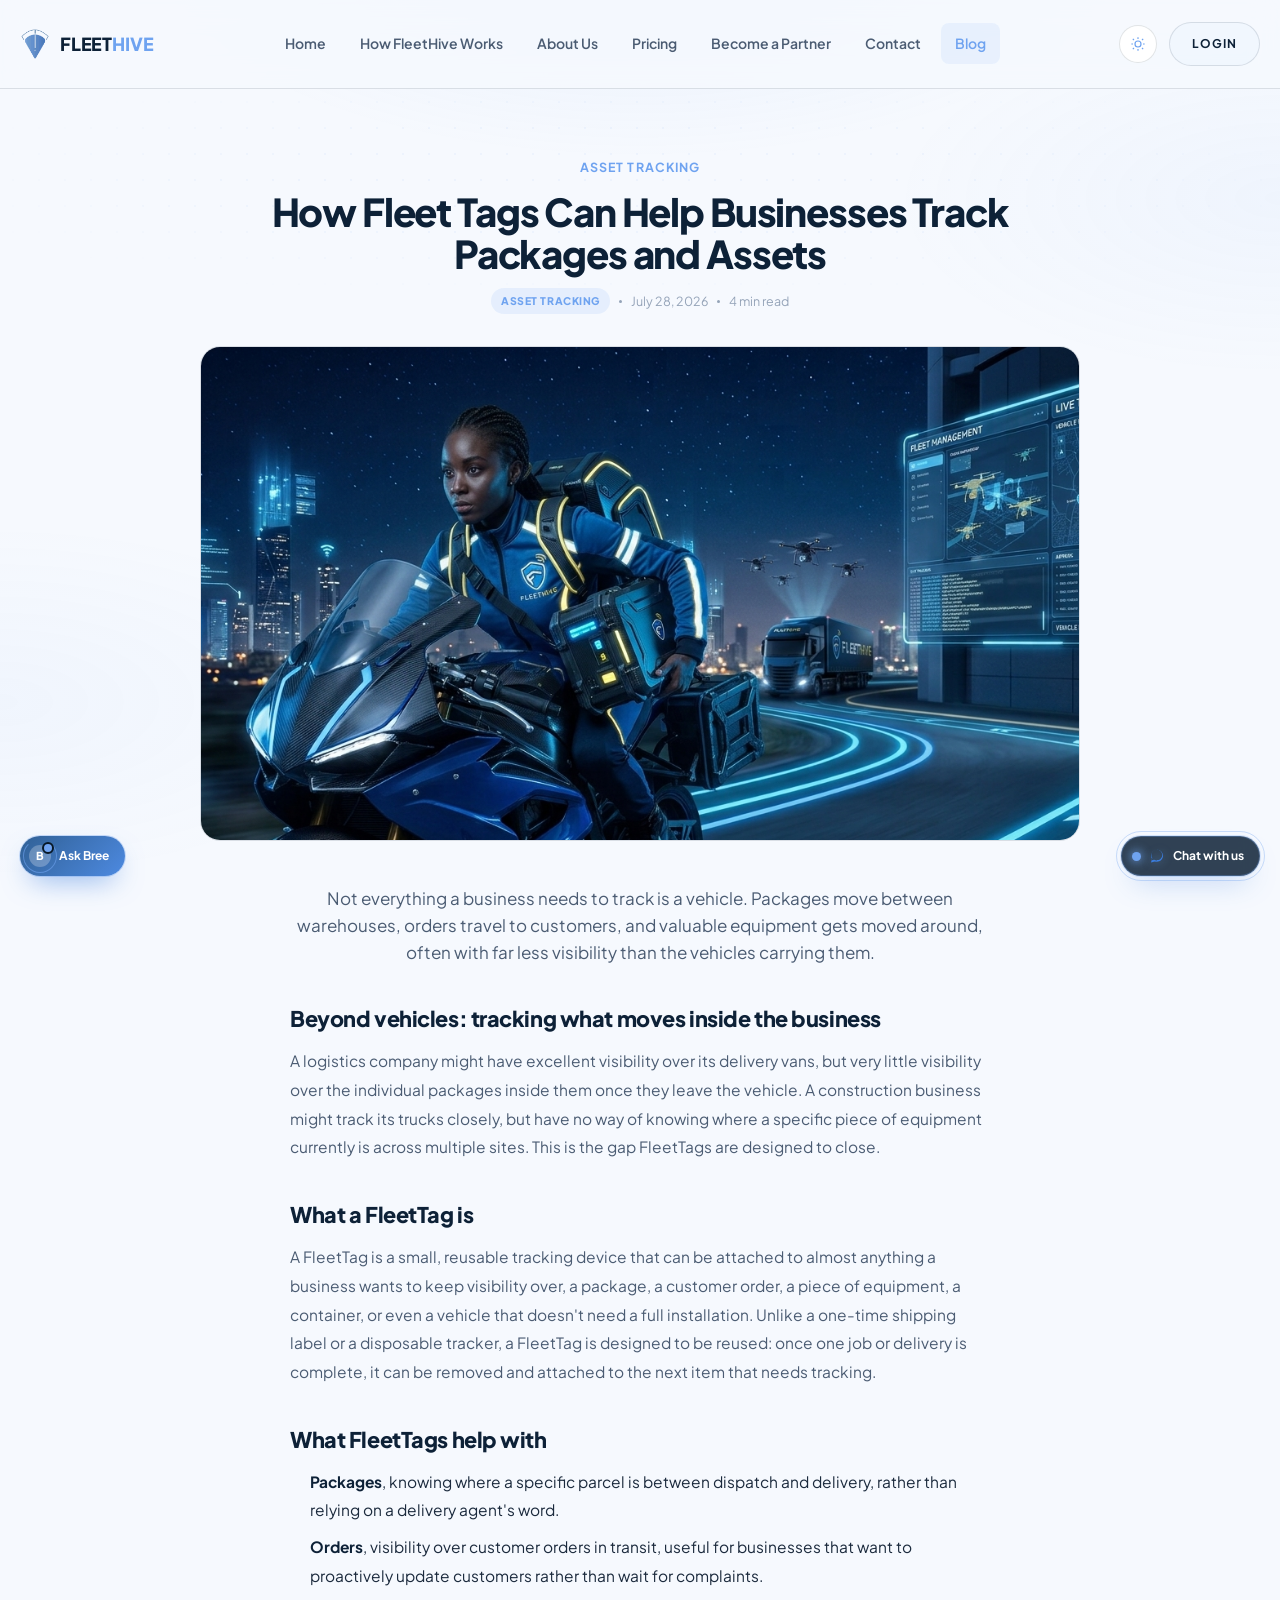
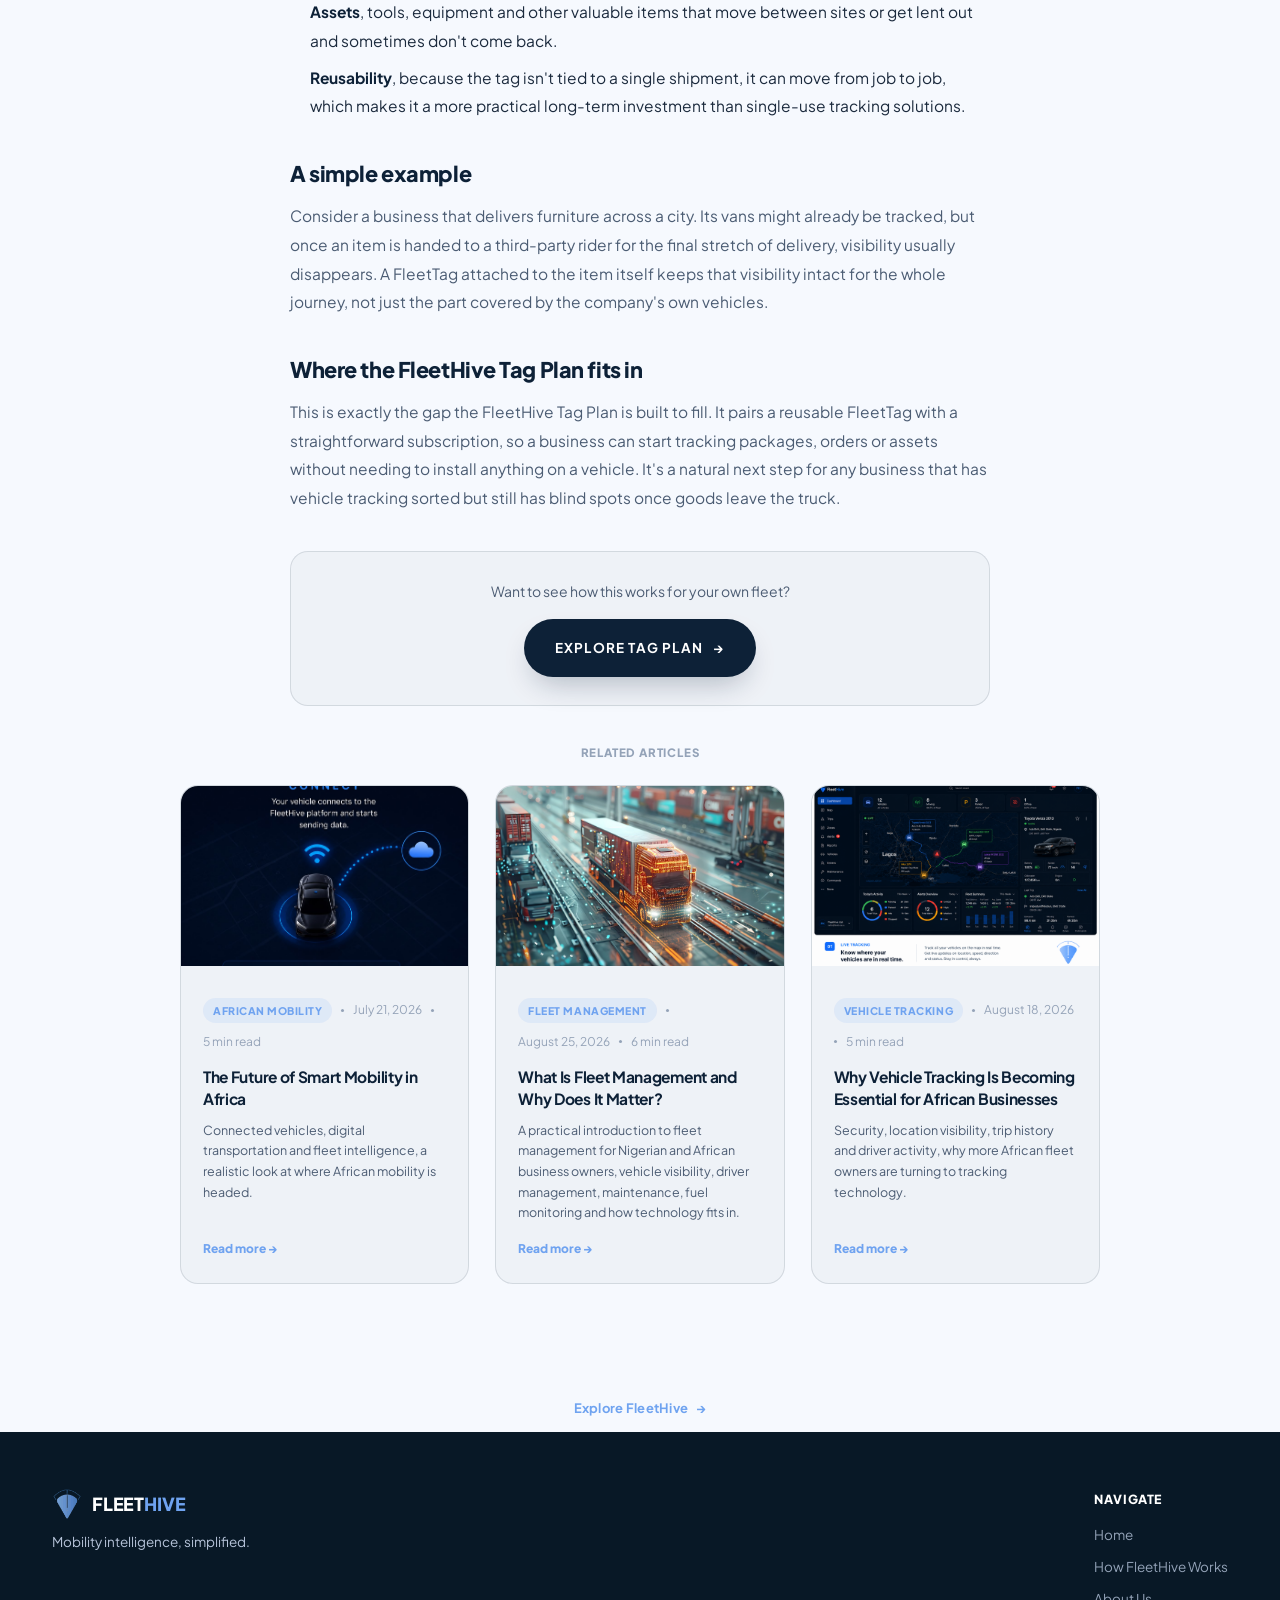
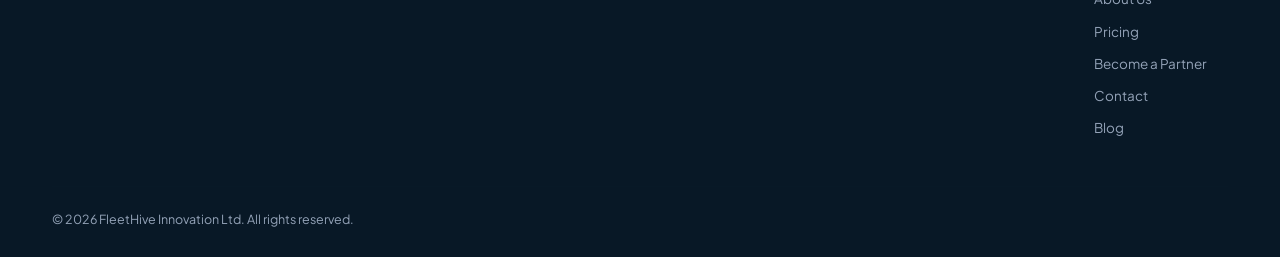
<file: blog-fleettag-packages-assets.html>
<!DOCTYPE html>
<html lang="en">
<head>
<meta charset="UTF-8">
<meta name="viewport" content="width=device-width, initial-scale=1.0">
<title>How Fleet Tags Can Help Businesses Track Packages and Assets | FleetHive Blog</title>
<link rel="icon" type="image/x-icon" href="/favicon.ico">
<link rel="icon" type="image/png" sizes="32x32" href="/favicon-32x32.png">
<link rel="icon" type="image/png" sizes="16x16" href="/favicon-16x16.png">
<link rel="apple-touch-icon" sizes="180x180" href="/apple-touch-icon.png">
<link rel="manifest" href="/site.webmanifest">
<meta name="theme-color" content="#0D2137">
<meta name="description" content="Reusable FleetTags for packages, orders and assets, and how they extend visibility beyond just vehicles.">
<link rel="preconnect" href="https://fonts.googleapis.com">
<link href="https://fonts.googleapis.com/css2?family=Plus+Jakarta+Sans:wght@400;500;600;700;800&display=swap" rel="stylesheet">
<link rel="stylesheet" href="style.css">
</head>
<body>

<!-- ===================== HEADER ===================== -->
<header>
  <nav class="wrap navbar">
    <a href="index.html" class="logo">
      <img src="assets/logo.png" alt="FleetHive logo" class="logo-icon-img">
      <span class="logo-text">FLEET<span class="hive">HIVE</span></span>
    </a>
    <div class="nav-links">
      <a href="index.html">Home</a>
      <a href="how-it-works.html">How FleetHive Works</a>
      <a href="about.html">About Us</a>
      <a href="pricing.html">Pricing</a>
      <a href="partners.html">Become a Partner</a>
      <a href="contact.html">Contact</a>
      <a href="blog.html" class="active-link">Blog</a>
    </div>
    <div class="nav-actions">
      <button class="theme-toggle" id="themeToggle" aria-label="Toggle light/dark mode">
        <svg id="themeIconMoon" viewBox="0 0 24 24" fill="none" stroke="currentColor" stroke-width="1.8"><path d="M21 12.5A9 9 0 1 1 11.5 3 7 7 0 0 0 21 12.5z"/></svg>
      </button>
      <a href="https://app.fleethive.in" class="btn btn-outline" style="padding:11px 22px; font-size:12px;">Login</a>
      <a href="pricing.html" class="btn btn-primary nav-get-started" aria-label="Get Started">Get Started</a>
      <button class="mobile-toggle" id="mobileToggleBtn" onclick="fhToggleMobile()" aria-label="Menu"><span></span><span></span><span></span></button>
    </div>
  </nav>
</header>

<div class="mobile-panel" id="mp">
<a href="index.html">Home</a>
  <a href="how-it-works.html">How FleetHive Works</a>
  <a href="about.html">About Us</a>
  <a href="pricing.html">Pricing</a>
  <a href="partners.html">Become a Partner</a>
  <a href="contact.html">Contact</a>
  <a href="blog.html">Blog</a>
  <a href="https://app.fleethive.in">Login</a>
  <div class="mp-actions">
    <button class="theme-toggle" id="themeToggleMobile" aria-label="Toggle light/dark mode" style="width:46px;height:46px;">
      <svg viewBox="0 0 24 24" fill="none" stroke="currentColor" stroke-width="1.8"><path d="M21 12.5A9 9 0 1 1 11.5 3 7 7 0 0 0 21 12.5z"/></svg>
    </button>
    <a href="pricing.html" class="btn btn-primary" style="flex:1; justify-content:center;">Get Started</a>
  </div>
</div>

<section class="page-hero" style="padding-bottom:0;">
  <div class="bg-pattern bg-dots page-hero-bg"></div>
  <div class="wrap reveal in" style="max-width:820px;">
    <span class="eyebrow">Asset Tracking</span>
    <h1 style="font-size:clamp(1.7rem,4vw,2.4rem);">How Fleet Tags Can Help Businesses Track Packages and Assets</h1>
    <div class="article-meta">
      <span class="blog-cat-badge">Asset Tracking</span>
      <span class="blog-dot"></span><span>July 28, 2026</span>
      <span class="blog-dot"></span><span>4 min read</span>
    </div>
  </div>
</section>

<section style="padding-top:28px;">
  <div class="wrap">
    <div class="article-hero-img reveal in">
      <img src="assets/ft-bg.png" alt="FleetTag reusable tracking device" loading="lazy">
    </div>

    <div class="article-body reveal in">

<p class="article-lead">Not everything a business needs to track is a vehicle. Packages move between warehouses, orders travel to customers, and valuable equipment gets moved around, often with far less visibility than the vehicles carrying them.</p>

<h2>Beyond vehicles: tracking what moves inside the business</h2>
<p>A logistics company might have excellent visibility over its delivery vans, but very little visibility over the individual packages inside them once they leave the vehicle. A construction business might track its trucks closely, but have no way of knowing where a specific piece of equipment currently is across multiple sites. This is the gap FleetTags are designed to close.</p>

<h2>What a FleetTag is</h2>
<p>A FleetTag is a small, reusable tracking device that can be attached to almost anything a business wants to keep visibility over, a package, a customer order, a piece of equipment, a container, or even a vehicle that doesn't need a full installation. Unlike a one-time shipping label or a disposable tracker, a FleetTag is designed to be reused: once one job or delivery is complete, it can be removed and attached to the next item that needs tracking.</p>

<h2>What FleetTags help with</h2>
<ul>
<li><strong>Packages</strong>, knowing where a specific parcel is between dispatch and delivery, rather than relying on a delivery agent's word.</li>
<li><strong>Orders</strong>, visibility over customer orders in transit, useful for businesses that want to proactively update customers rather than wait for complaints.</li>
<li><strong>Assets</strong>, tools, equipment and other valuable items that move between sites or get lent out and sometimes don't come back.</li>
<li><strong>Reusability</strong>, because the tag isn't tied to a single shipment, it can move from job to job, which makes it a more practical long-term investment than single-use tracking solutions.</li>
</ul>

<h2>A simple example</h2>
<p>Consider a business that delivers furniture across a city. Its vans might already be tracked, but once an item is handed to a third-party rider for the final stretch of delivery, visibility usually disappears. A FleetTag attached to the item itself keeps that visibility intact for the whole journey, not just the part covered by the company's own vehicles.</p>

<h2>Where the FleetHive Tag Plan fits in</h2>
<p>This is exactly the gap the FleetHive Tag Plan is built to fill. It pairs a reusable FleetTag with a straightforward subscription, so a business can start tracking packages, orders or assets without needing to install anything on a vehicle. It's a natural next step for any business that has vehicle tracking sorted but still has blind spots once goods leave the truck.</p>

    </div>

    <div class="article-cta-box reveal in">
      <p>Want to see how this works for your own fleet?</p>
      <a href="pricing.html?plan=tagplan" class="btn btn-primary">Explore Tag Plan <span class="arrow">→</span></a>
    </div>

    <div class="article-related reveal-stagger">
      <h4>Related Articles</h4>
      <div class="blog-grid">
      <a href="blog-future-smart-mobility-africa.html" class="blog-card" data-cat="African Mobility">
        <div class="blog-card-img"><img src="assets/hiw-connect.png" alt="Connected mobility technology concept" loading="lazy"></div>
        <div class="blog-card-body">
          <div class="blog-meta"><span class="blog-cat-badge">African Mobility</span><span class="blog-dot"></span><span>July 21, 2026</span><span class="blog-dot"></span><span>5 min read</span></div>
          <h3>The Future of Smart Mobility in Africa</h3>
          <p>Connected vehicles, digital transportation and fleet intelligence, a realistic look at where African mobility is headed.</p>
          <span class="blog-card-link">Read more →</span>
        </div>
      </a>
      <a href="blog-fleet-management.html" class="blog-card" data-cat="Fleet Management">
        <div class="blog-card-img"><img src="assets/db-fleet-management.jpg" alt="Fleet manager reviewing dashboard data for a vehicle fleet" loading="lazy"></div>
        <div class="blog-card-body">
          <div class="blog-meta"><span class="blog-cat-badge">Fleet Management</span><span class="blog-dot"></span><span>August 25, 2026</span><span class="blog-dot"></span><span>6 min read</span></div>
          <h3>What Is Fleet Management and Why Does It Matter?</h3>
          <p>A practical introduction to fleet management for Nigerian and African business owners, vehicle visibility, driver management, maintenance, fuel monitoring and how technology fits in.</p>
          <span class="blog-card-link">Read more →</span>
        </div>
      </a>
      <a href="blog-vehicle-tracking-africa.html" class="blog-card" data-cat="Vehicle Tracking">
        <div class="blog-card-img"><img src="assets/platform-1-live-tracking.png" alt="Live vehicle tracking map interface" loading="lazy"></div>
        <div class="blog-card-body">
          <div class="blog-meta"><span class="blog-cat-badge">Vehicle Tracking</span><span class="blog-dot"></span><span>August 18, 2026</span><span class="blog-dot"></span><span>5 min read</span></div>
          <h3>Why Vehicle Tracking Is Becoming Essential for African Businesses</h3>
          <p>Security, location visibility, trip history and driver activity, why more African fleet owners are turning to tracking technology.</p>
          <span class="blog-card-link">Read more →</span>
        </div>
      </a>
      </div>
    </div>

  </div>
</section>

<div class="wrap explore-fh-wrap"><a href="index.html" class="explore-fh">Explore FleetHive <span class="arrow">→</span></a></div>

<!-- ===================== FOOTER ===================== -->
<footer>
  <div class="wrap">
    <div class="foot-grid">
      <div class="foot-brand" style="max-width:300px;">
        <div class="logo">
          <img src="assets/logo.png" alt="FleetHive logo" class="logo-icon-img">
          <span class="logo-text">FLEET<span class="hive">HIVE</span></span>
        </div>
        <p>Mobility intelligence, simplified.</p>
      </div>
      <div class="foot-cols">
        <div class="foot-col">
          <h4>Navigate</h4>
          <a href="index.html">Home</a>
          <a href="how-it-works.html">How FleetHive Works</a>
          <a href="about.html">About Us</a>
          <a href="pricing.html">Pricing</a>
          <a href="partners.html">Become a Partner</a>
          <a href="contact.html">Contact</a>
          <a href="blog.html">Blog</a>
        </div>
      </div>
    </div>
    <div class="foot-bottom"><span>© 2026 FleetHive Innovation Ltd. All rights reserved.</span></div>
  </div>
</footer>

<!-- ===================== EXIT-INTENT NEWSLETTER POPUP ===================== -->
<div class="exit-popup-overlay" id="exitPopup">
  <div class="exit-popup">
    <button class="exit-popup-close" id="exitPopupClose" aria-label="Close">&times;</button>
    <form class="exit-popup-form" id="exitPopupForm">
      <h4>Stay in the FleetHive Network</h4>
      <p>Get useful updates on mobility, vehicle security, fleet management and FleetHive.</p>
      <input type="text" id="exitPopupName" placeholder="Full name" autocomplete="name">
      <input type="email" id="exitPopupEmail" placeholder="Email address" autocomplete="email" required>
      <button type="submit" class="btn btn-primary">Get Updates</button>
    </form>
    <div class="exit-popup-success">
      <h4>You're on the list.</h4>
      <p>Thanks for joining the FleetHive network, watch your inbox for updates.</p>
    </div>
  </div>
</div>

<script src="global-floating.js"></script>
<script src="bree-knowledge.js"></script>
<script src="site.js"></script>
</body>
</html>
</file>
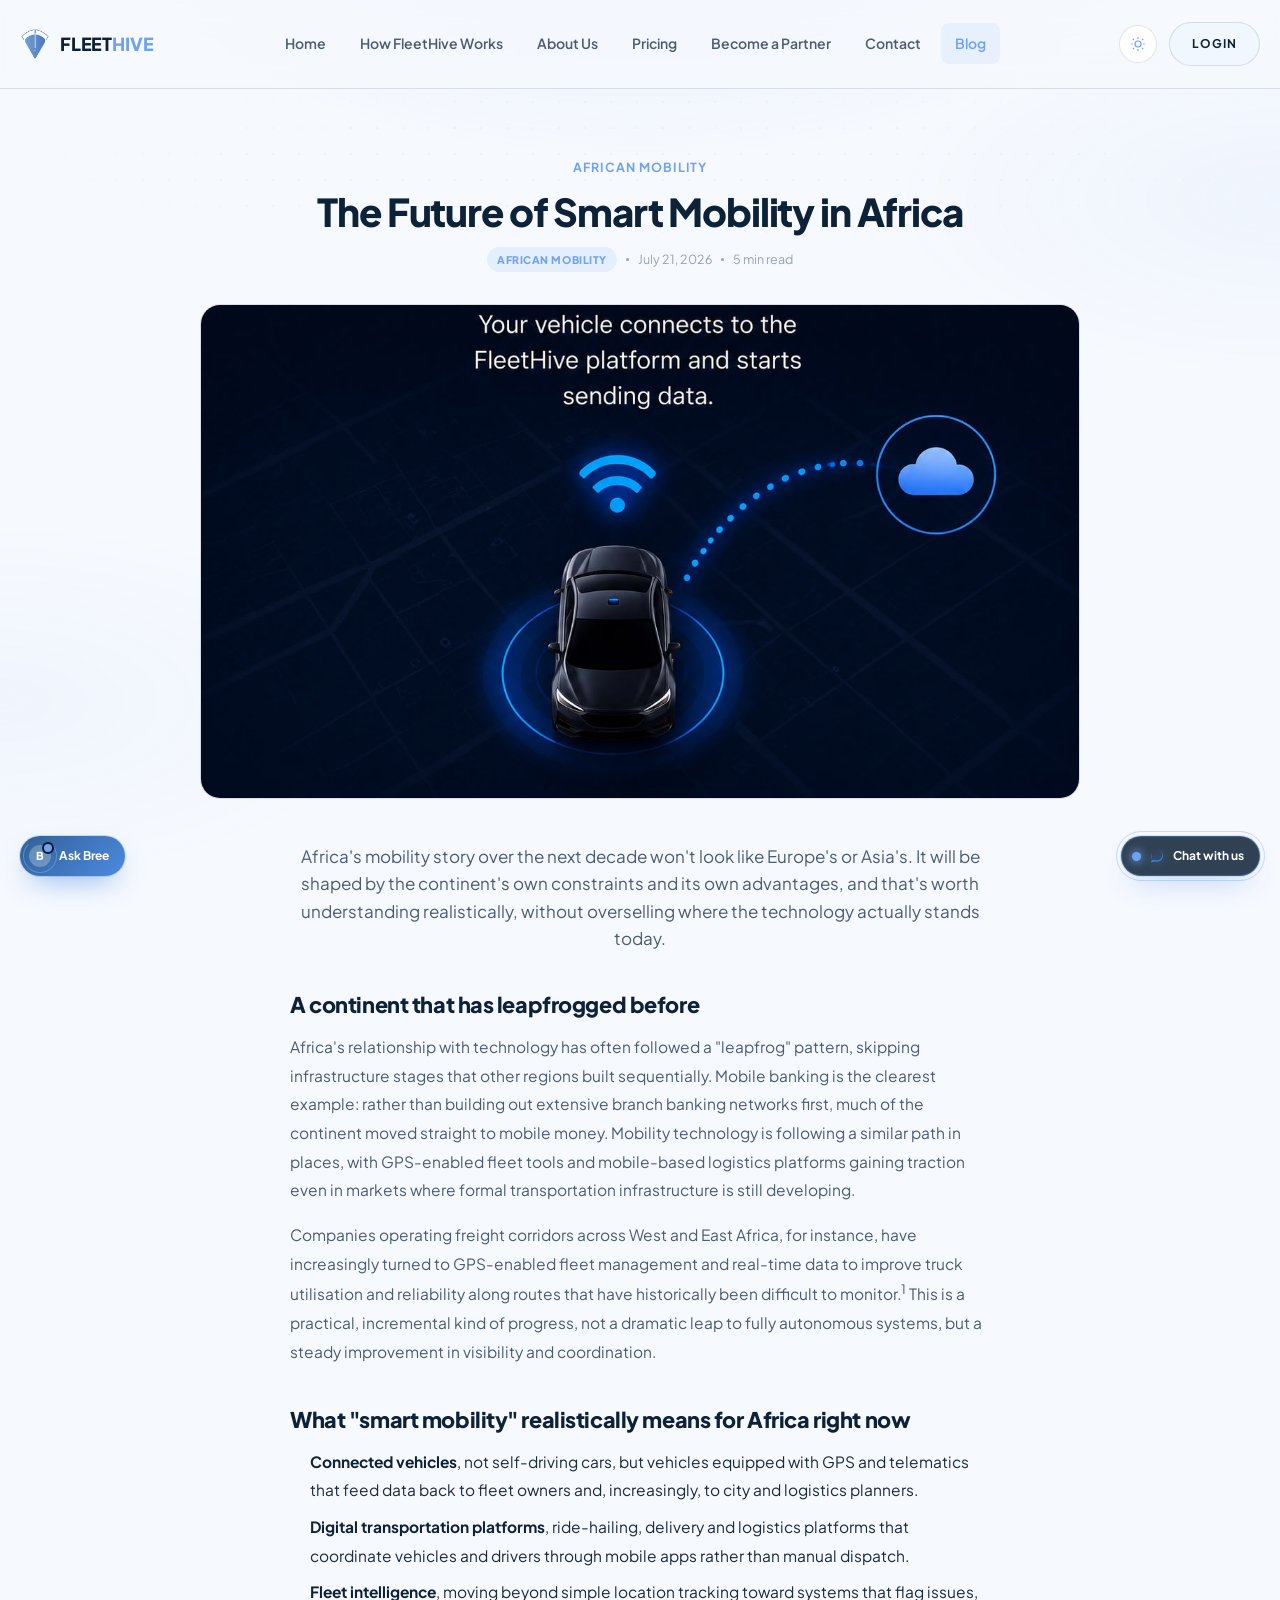
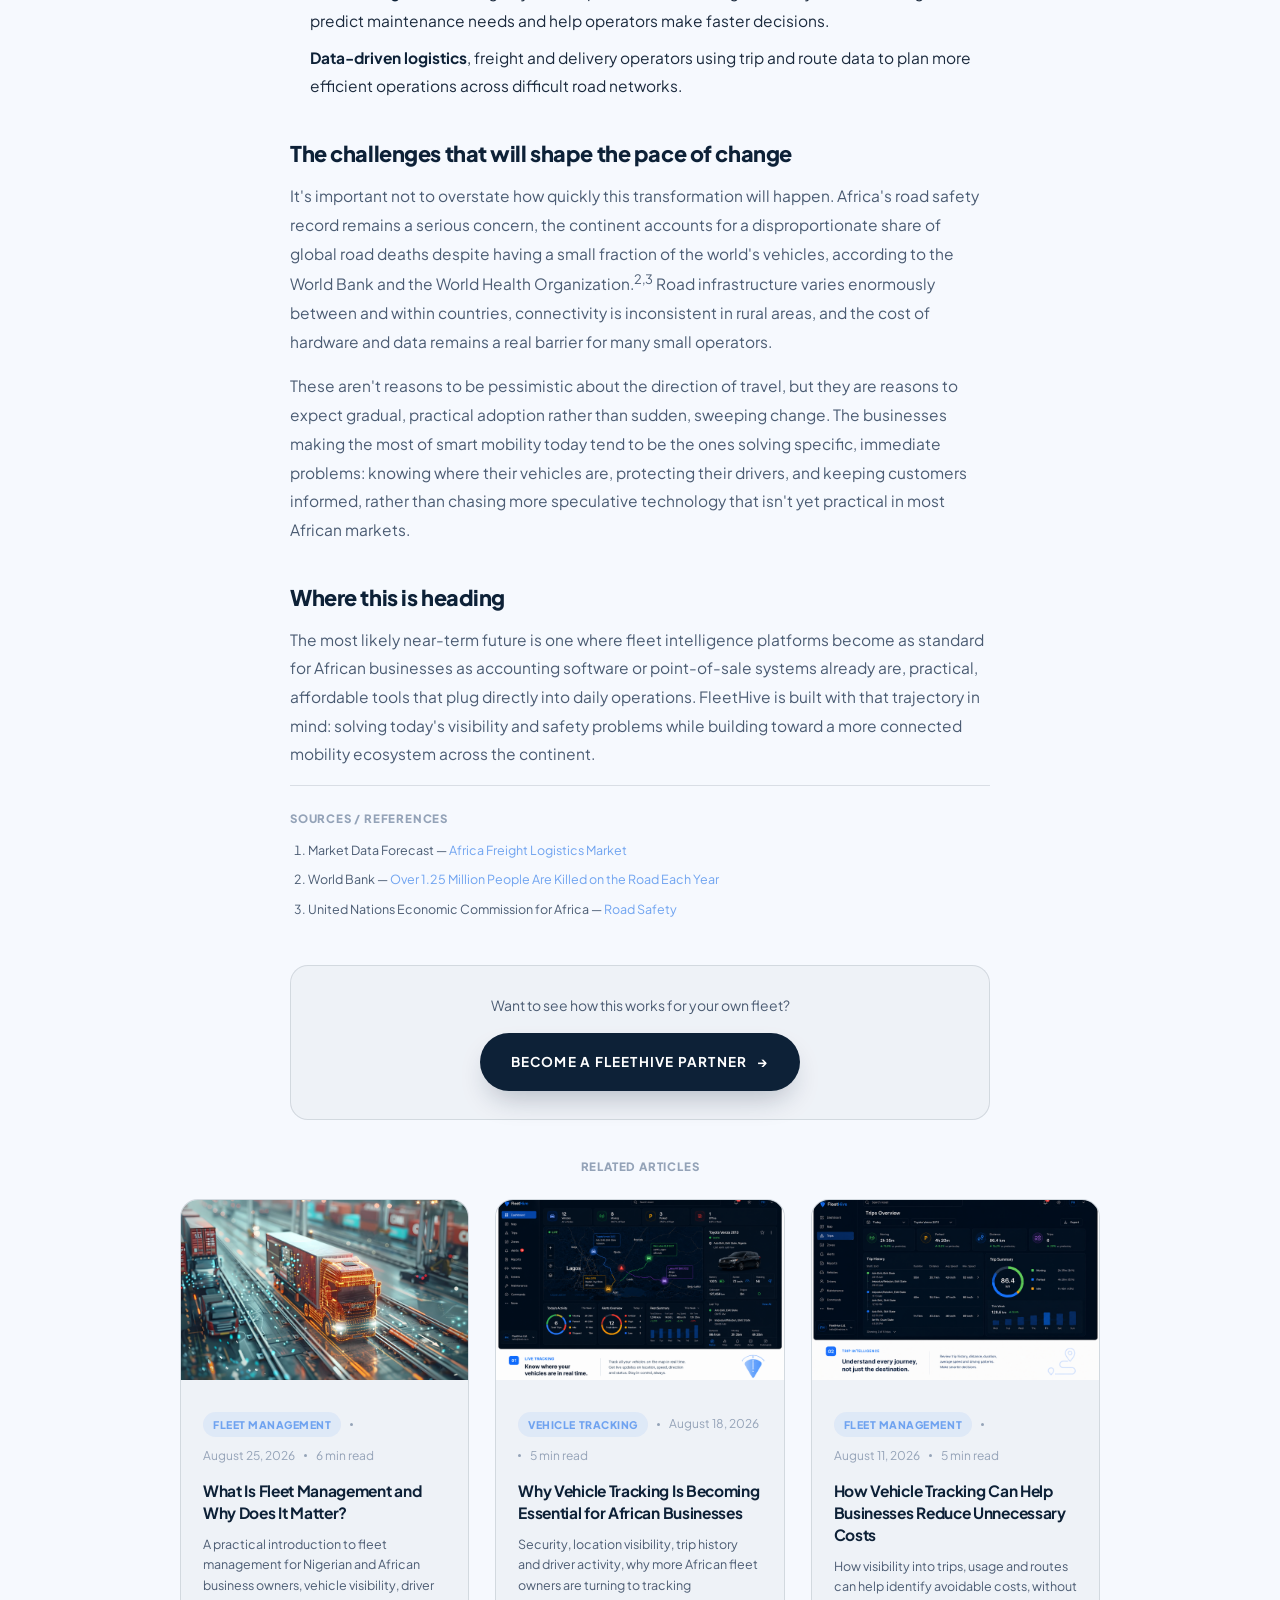
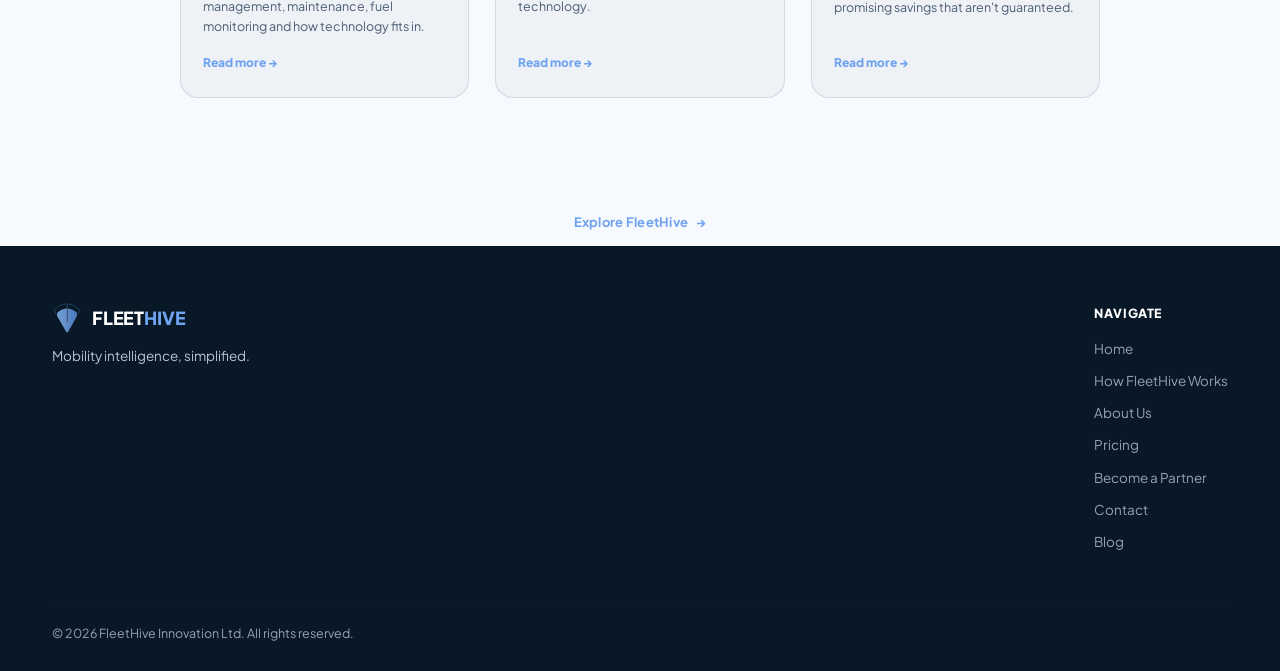
<file: blog-future-smart-mobility-africa.html>
<!DOCTYPE html>
<html lang="en">
<head>
<meta charset="UTF-8">
<meta name="viewport" content="width=device-width, initial-scale=1.0">
<title>The Future of Smart Mobility in Africa | FleetHive Blog</title>
<link rel="icon" type="image/x-icon" href="/favicon.ico">
<link rel="icon" type="image/png" sizes="32x32" href="/favicon-32x32.png">
<link rel="icon" type="image/png" sizes="16x16" href="/favicon-16x16.png">
<link rel="apple-touch-icon" sizes="180x180" href="/apple-touch-icon.png">
<link rel="manifest" href="/site.webmanifest">
<meta name="theme-color" content="#0D2137">
<meta name="description" content="Connected vehicles, digital transportation and fleet intelligence, a realistic look at where African mobility is headed.">
<link rel="preconnect" href="https://fonts.googleapis.com">
<link href="https://fonts.googleapis.com/css2?family=Plus+Jakarta+Sans:wght@400;500;600;700;800&display=swap" rel="stylesheet">
<link rel="stylesheet" href="style.css">
</head>
<body>

<!-- ===================== HEADER ===================== -->
<header>
  <nav class="wrap navbar">
    <a href="index.html" class="logo">
      <img src="assets/logo.png" alt="FleetHive logo" class="logo-icon-img">
      <span class="logo-text">FLEET<span class="hive">HIVE</span></span>
    </a>
    <div class="nav-links">
      <a href="index.html">Home</a>
      <a href="how-it-works.html">How FleetHive Works</a>
      <a href="about.html">About Us</a>
      <a href="pricing.html">Pricing</a>
      <a href="partners.html">Become a Partner</a>
      <a href="contact.html">Contact</a>
      <a href="blog.html" class="active-link">Blog</a>
    </div>
    <div class="nav-actions">
      <button class="theme-toggle" id="themeToggle" aria-label="Toggle light/dark mode">
        <svg id="themeIconMoon" viewBox="0 0 24 24" fill="none" stroke="currentColor" stroke-width="1.8"><path d="M21 12.5A9 9 0 1 1 11.5 3 7 7 0 0 0 21 12.5z"/></svg>
      </button>
      <a href="https://app.fleethive.in" class="btn btn-outline" style="padding:11px 22px; font-size:12px;">Login</a>
      <a href="pricing.html" class="btn btn-primary nav-get-started" aria-label="Get Started">Get Started</a>
      <button class="mobile-toggle" id="mobileToggleBtn" onclick="fhToggleMobile()" aria-label="Menu"><span></span><span></span><span></span></button>
    </div>
  </nav>
</header>

<div class="mobile-panel" id="mp">
<a href="index.html">Home</a>
  <a href="how-it-works.html">How FleetHive Works</a>
  <a href="about.html">About Us</a>
  <a href="pricing.html">Pricing</a>
  <a href="partners.html">Become a Partner</a>
  <a href="contact.html">Contact</a>
  <a href="blog.html">Blog</a>
  <a href="https://app.fleethive.in">Login</a>
  <div class="mp-actions">
    <button class="theme-toggle" id="themeToggleMobile" aria-label="Toggle light/dark mode" style="width:46px;height:46px;">
      <svg viewBox="0 0 24 24" fill="none" stroke="currentColor" stroke-width="1.8"><path d="M21 12.5A9 9 0 1 1 11.5 3 7 7 0 0 0 21 12.5z"/></svg>
    </button>
    <a href="pricing.html" class="btn btn-primary" style="flex:1; justify-content:center;">Get Started</a>
  </div>
</div>

<section class="page-hero" style="padding-bottom:0;">
  <div class="bg-pattern bg-dots page-hero-bg"></div>
  <div class="wrap reveal in" style="max-width:820px;">
    <span class="eyebrow">African Mobility</span>
    <h1 style="font-size:clamp(1.7rem,4vw,2.4rem);">The Future of Smart Mobility in Africa</h1>
    <div class="article-meta">
      <span class="blog-cat-badge">African Mobility</span>
      <span class="blog-dot"></span><span>July 21, 2026</span>
      <span class="blog-dot"></span><span>5 min read</span>
    </div>
  </div>
</section>

<section style="padding-top:28px;">
  <div class="wrap">
    <div class="article-hero-img reveal in">
      <img src="assets/hiw-connect.png" alt="Connected mobility technology concept" loading="lazy">
    </div>

    <div class="article-body reveal in">

<p class="article-lead">Africa's mobility story over the next decade won't look like Europe's or Asia's. It will be shaped by the continent's own constraints and its own advantages, and that's worth understanding realistically, without overselling where the technology actually stands today.</p>

<h2>A continent that has leapfrogged before</h2>
<p>Africa's relationship with technology has often followed a "leapfrog" pattern, skipping infrastructure stages that other regions built sequentially. Mobile banking is the clearest example: rather than building out extensive branch banking networks first, much of the continent moved straight to mobile money. Mobility technology is following a similar path in places, with GPS-enabled fleet tools and mobile-based logistics platforms gaining traction even in markets where formal transportation infrastructure is still developing.</p>

<p>Companies operating freight corridors across West and East Africa, for instance, have increasingly turned to GPS-enabled fleet management and real-time data to improve truck utilisation and reliability along routes that have historically been difficult to monitor.<sup>1</sup> This is a practical, incremental kind of progress, not a dramatic leap to fully autonomous systems, but a steady improvement in visibility and coordination.</p>

<h2>What "smart mobility" realistically means for Africa right now</h2>
<ul>
<li><strong>Connected vehicles</strong>, not self-driving cars, but vehicles equipped with GPS and telematics that feed data back to fleet owners and, increasingly, to city and logistics planners.</li>
<li><strong>Digital transportation platforms</strong>, ride-hailing, delivery and logistics platforms that coordinate vehicles and drivers through mobile apps rather than manual dispatch.</li>
<li><strong>Fleet intelligence</strong>, moving beyond simple location tracking toward systems that flag issues, predict maintenance needs and help operators make faster decisions.</li>
<li><strong>Data-driven logistics</strong>, freight and delivery operators using trip and route data to plan more efficient operations across difficult road networks.</li>
</ul>

<h2>The challenges that will shape the pace of change</h2>
<p>It's important not to overstate how quickly this transformation will happen. Africa's road safety record remains a serious concern, the continent accounts for a disproportionate share of global road deaths despite having a small fraction of the world's vehicles, according to the World Bank and the World Health Organization.<sup>2,3</sup> Road infrastructure varies enormously between and within countries, connectivity is inconsistent in rural areas, and the cost of hardware and data remains a real barrier for many small operators.</p>

<p>These aren't reasons to be pessimistic about the direction of travel, but they are reasons to expect gradual, practical adoption rather than sudden, sweeping change. The businesses making the most of smart mobility today tend to be the ones solving specific, immediate problems: knowing where their vehicles are, protecting their drivers, and keeping customers informed, rather than chasing more speculative technology that isn't yet practical in most African markets.</p>

<h2>Where this is heading</h2>
<p>The most likely near-term future is one where fleet intelligence platforms become as standard for African businesses as accounting software or point-of-sale systems already are, practical, affordable tools that plug directly into daily operations. FleetHive is built with that trajectory in mind: solving today's visibility and safety problems while building toward a more connected mobility ecosystem across the continent.</p>

<div class="article-sources">
<h4>Sources / References</h4>
<ol>
<li>Market Data Forecast — <a href="https://www.marketdataforecast.com/market-reports/africa-freight-logistic-market" target="_blank" rel="noopener">Africa Freight Logistics Market</a></li>
<li>World Bank — <a href="https://blogs.worldbank.org/en/opendata/over-125-million-people-are-killed-road-each-year" target="_blank" rel="noopener">Over 1.25 Million People Are Killed on the Road Each Year</a></li>
<li>United Nations Economic Commission for Africa — <a href="https://www.uneca.org/road-safety" target="_blank" rel="noopener">Road Safety</a></li>
</ol>
</div>

    </div>

    <div class="article-cta-box reveal in">
      <p>Want to see how this works for your own fleet?</p>
      <a href="partners.html" class="btn btn-primary">Become a FleetHive Partner <span class="arrow">→</span></a>
    </div>

    <div class="article-related reveal-stagger">
      <h4>Related Articles</h4>
      <div class="blog-grid">
      <a href="blog-fleet-management.html" class="blog-card" data-cat="Fleet Management">
        <div class="blog-card-img"><img src="assets/db-fleet-management.jpg" alt="Fleet manager reviewing dashboard data for a vehicle fleet" loading="lazy"></div>
        <div class="blog-card-body">
          <div class="blog-meta"><span class="blog-cat-badge">Fleet Management</span><span class="blog-dot"></span><span>August 25, 2026</span><span class="blog-dot"></span><span>6 min read</span></div>
          <h3>What Is Fleet Management and Why Does It Matter?</h3>
          <p>A practical introduction to fleet management for Nigerian and African business owners, vehicle visibility, driver management, maintenance, fuel monitoring and how technology fits in.</p>
          <span class="blog-card-link">Read more →</span>
        </div>
      </a>
      <a href="blog-vehicle-tracking-africa.html" class="blog-card" data-cat="Vehicle Tracking">
        <div class="blog-card-img"><img src="assets/platform-1-live-tracking.png" alt="Live vehicle tracking map interface" loading="lazy"></div>
        <div class="blog-card-body">
          <div class="blog-meta"><span class="blog-cat-badge">Vehicle Tracking</span><span class="blog-dot"></span><span>August 18, 2026</span><span class="blog-dot"></span><span>5 min read</span></div>
          <h3>Why Vehicle Tracking Is Becoming Essential for African Businesses</h3>
          <p>Security, location visibility, trip history and driver activity, why more African fleet owners are turning to tracking technology.</p>
          <span class="blog-card-link">Read more →</span>
        </div>
      </a>
      <a href="blog-reduce-unnecessary-costs.html" class="blog-card" data-cat="Fleet Management">
        <div class="blog-card-img"><img src="assets/platform-2-trip-intelligence.png" alt="Trip intelligence dashboard showing route data" loading="lazy"></div>
        <div class="blog-card-body">
          <div class="blog-meta"><span class="blog-cat-badge">Fleet Management</span><span class="blog-dot"></span><span>August 11, 2026</span><span class="blog-dot"></span><span>5 min read</span></div>
          <h3>How Vehicle Tracking Can Help Businesses Reduce Unnecessary Costs</h3>
          <p>How visibility into trips, usage and routes can help identify avoidable costs, without promising savings that aren't guaranteed.</p>
          <span class="blog-card-link">Read more →</span>
        </div>
      </a>
      </div>
    </div>

  </div>
</section>

<div class="wrap explore-fh-wrap"><a href="index.html" class="explore-fh">Explore FleetHive <span class="arrow">→</span></a></div>

<!-- ===================== FOOTER ===================== -->
<footer>
  <div class="wrap">
    <div class="foot-grid">
      <div class="foot-brand" style="max-width:300px;">
        <div class="logo">
          <img src="assets/logo.png" alt="FleetHive logo" class="logo-icon-img">
          <span class="logo-text">FLEET<span class="hive">HIVE</span></span>
        </div>
        <p>Mobility intelligence, simplified.</p>
      </div>
      <div class="foot-cols">
        <div class="foot-col">
          <h4>Navigate</h4>
          <a href="index.html">Home</a>
          <a href="how-it-works.html">How FleetHive Works</a>
          <a href="about.html">About Us</a>
          <a href="pricing.html">Pricing</a>
          <a href="partners.html">Become a Partner</a>
          <a href="contact.html">Contact</a>
          <a href="blog.html">Blog</a>
        </div>
      </div>
    </div>
    <div class="foot-bottom"><span>© 2026 FleetHive Innovation Ltd. All rights reserved.</span></div>
  </div>
</footer>

<!-- ===================== EXIT-INTENT NEWSLETTER POPUP ===================== -->
<div class="exit-popup-overlay" id="exitPopup">
  <div class="exit-popup">
    <button class="exit-popup-close" id="exitPopupClose" aria-label="Close">&times;</button>
    <form class="exit-popup-form" id="exitPopupForm">
      <h4>Stay in the FleetHive Network</h4>
      <p>Get useful updates on mobility, vehicle security, fleet management and FleetHive.</p>
      <input type="text" id="exitPopupName" placeholder="Full name" autocomplete="name">
      <input type="email" id="exitPopupEmail" placeholder="Email address" autocomplete="email" required>
      <button type="submit" class="btn btn-primary">Get Updates</button>
    </form>
    <div class="exit-popup-success">
      <h4>You're on the list.</h4>
      <p>Thanks for joining the FleetHive network, watch your inbox for updates.</p>
    </div>
  </div>
</div>

<script src="global-floating.js"></script>
<script src="bree-knowledge.js"></script>
<script src="site.js"></script>
</body>
</html>
</file>
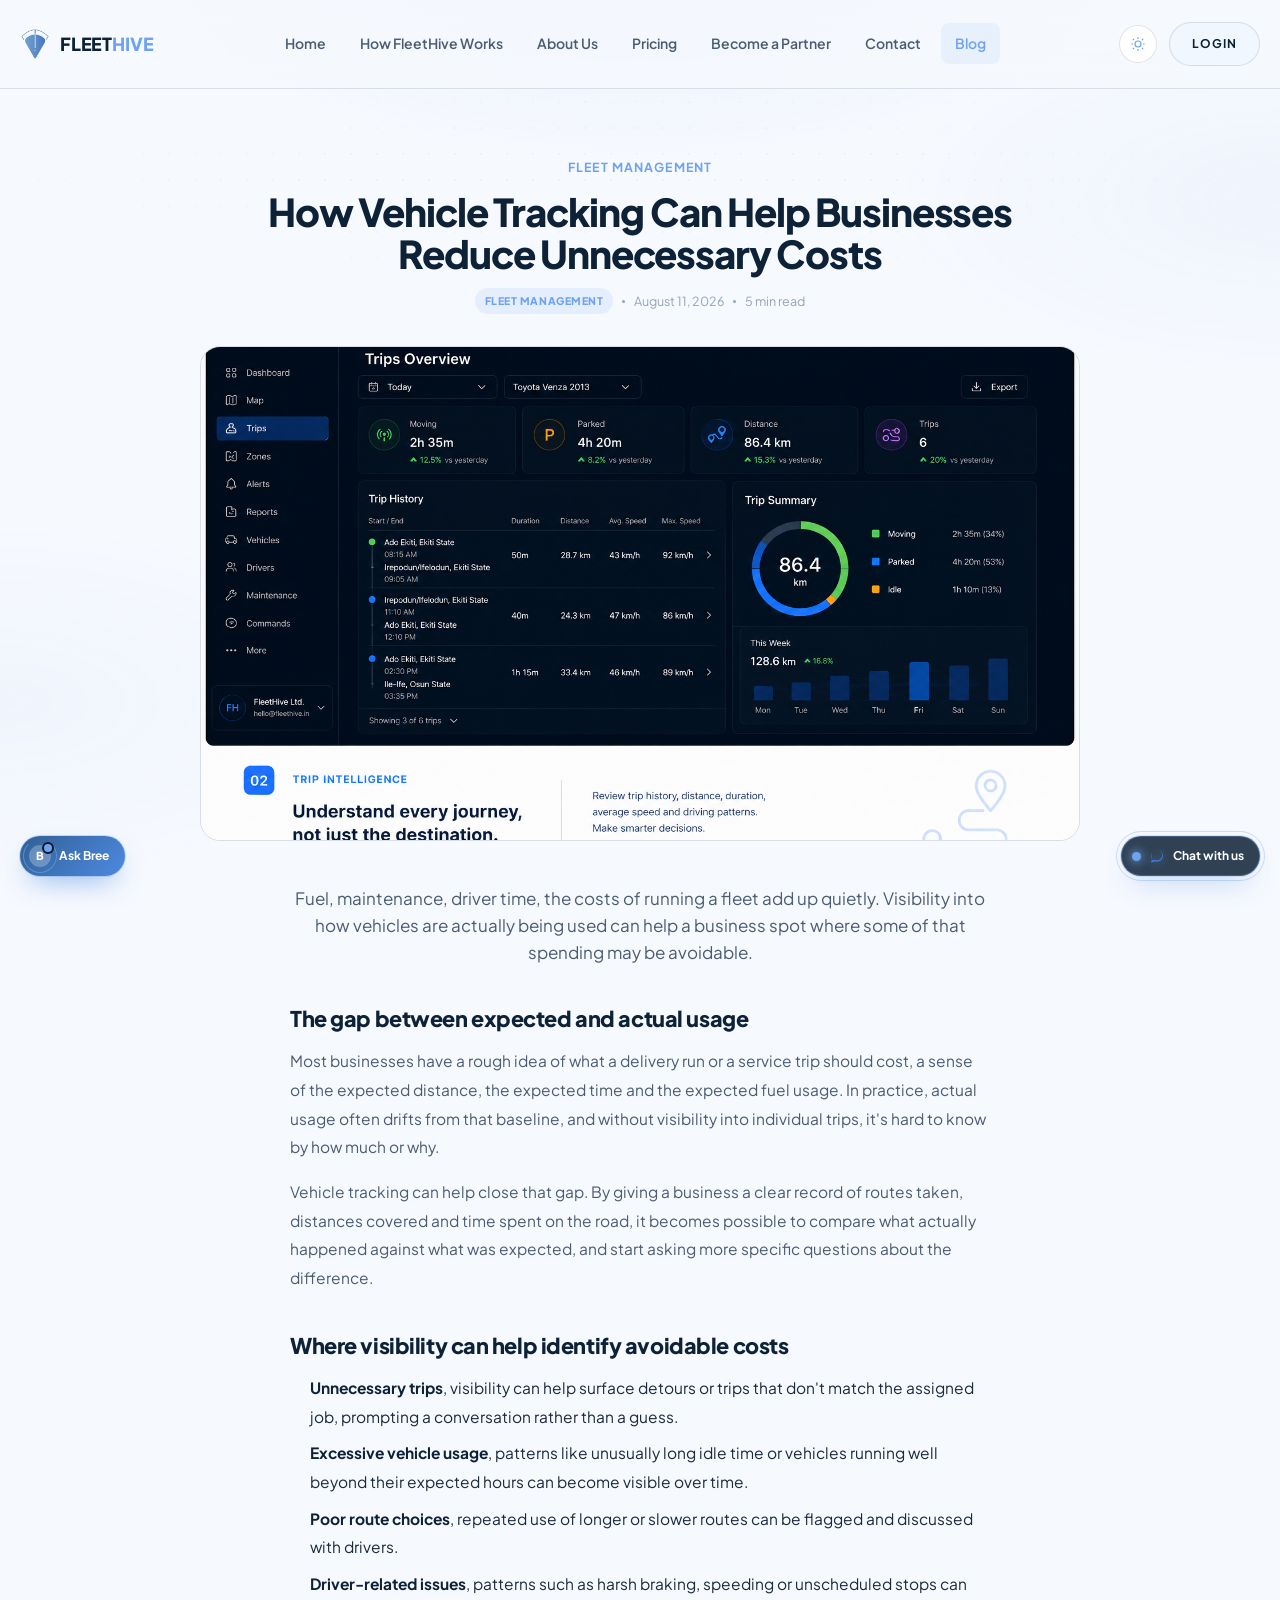
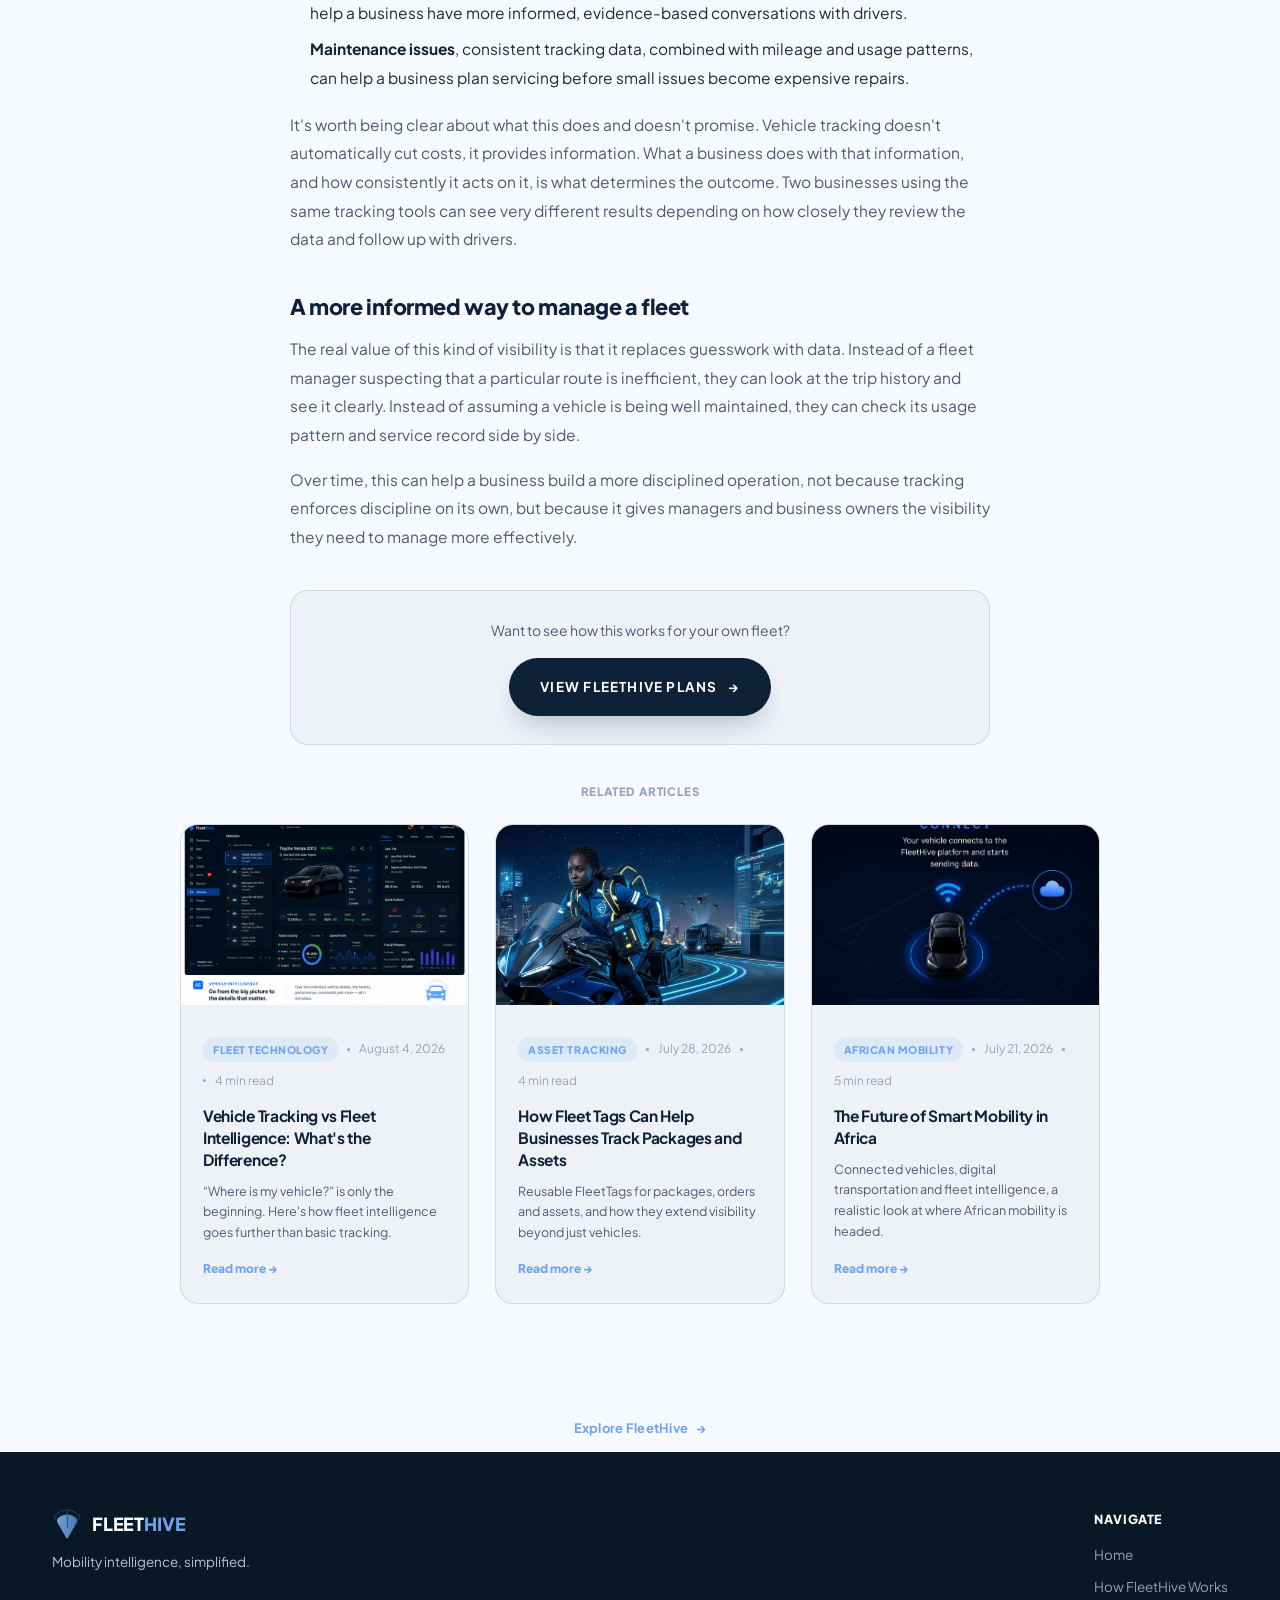
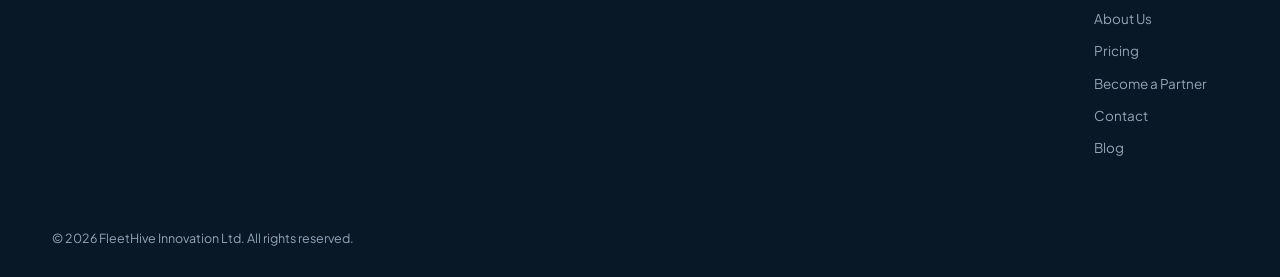
<file: blog-reduce-unnecessary-costs.html>
<!DOCTYPE html>
<html lang="en">
<head>
<meta charset="UTF-8">
<meta name="viewport" content="width=device-width, initial-scale=1.0">
<title>How Vehicle Tracking Can Help Businesses Reduce Unnecessary Costs | FleetHive Blog</title>
<link rel="icon" type="image/x-icon" href="/favicon.ico">
<link rel="icon" type="image/png" sizes="32x32" href="/favicon-32x32.png">
<link rel="icon" type="image/png" sizes="16x16" href="/favicon-16x16.png">
<link rel="apple-touch-icon" sizes="180x180" href="/apple-touch-icon.png">
<link rel="manifest" href="/site.webmanifest">
<meta name="theme-color" content="#0D2137">
<meta name="description" content="How visibility into trips, usage and routes can help identify avoidable costs, without promising savings that aren't guaranteed.">
<link rel="preconnect" href="https://fonts.googleapis.com">
<link href="https://fonts.googleapis.com/css2?family=Plus+Jakarta+Sans:wght@400;500;600;700;800&display=swap" rel="stylesheet">
<link rel="stylesheet" href="style.css">
</head>
<body>

<!-- ===================== HEADER ===================== -->
<header>
  <nav class="wrap navbar">
    <a href="index.html" class="logo">
      <img src="assets/logo.png" alt="FleetHive logo" class="logo-icon-img">
      <span class="logo-text">FLEET<span class="hive">HIVE</span></span>
    </a>
    <div class="nav-links">
      <a href="index.html">Home</a>
      <a href="how-it-works.html">How FleetHive Works</a>
      <a href="about.html">About Us</a>
      <a href="pricing.html">Pricing</a>
      <a href="partners.html">Become a Partner</a>
      <a href="contact.html">Contact</a>
      <a href="blog.html" class="active-link">Blog</a>
    </div>
    <div class="nav-actions">
      <button class="theme-toggle" id="themeToggle" aria-label="Toggle light/dark mode">
        <svg id="themeIconMoon" viewBox="0 0 24 24" fill="none" stroke="currentColor" stroke-width="1.8"><path d="M21 12.5A9 9 0 1 1 11.5 3 7 7 0 0 0 21 12.5z"/></svg>
      </button>
      <a href="https://app.fleethive.in" class="btn btn-outline" style="padding:11px 22px; font-size:12px;">Login</a>
      <a href="pricing.html" class="btn btn-primary nav-get-started" aria-label="Get Started">Get Started</a>
      <button class="mobile-toggle" id="mobileToggleBtn" onclick="fhToggleMobile()" aria-label="Menu"><span></span><span></span><span></span></button>
    </div>
  </nav>
</header>

<div class="mobile-panel" id="mp">
<a href="index.html">Home</a>
  <a href="how-it-works.html">How FleetHive Works</a>
  <a href="about.html">About Us</a>
  <a href="pricing.html">Pricing</a>
  <a href="partners.html">Become a Partner</a>
  <a href="contact.html">Contact</a>
  <a href="blog.html">Blog</a>
  <a href="https://app.fleethive.in">Login</a>
  <div class="mp-actions">
    <button class="theme-toggle" id="themeToggleMobile" aria-label="Toggle light/dark mode" style="width:46px;height:46px;">
      <svg viewBox="0 0 24 24" fill="none" stroke="currentColor" stroke-width="1.8"><path d="M21 12.5A9 9 0 1 1 11.5 3 7 7 0 0 0 21 12.5z"/></svg>
    </button>
    <a href="pricing.html" class="btn btn-primary" style="flex:1; justify-content:center;">Get Started</a>
  </div>
</div>

<section class="page-hero" style="padding-bottom:0;">
  <div class="bg-pattern bg-dots page-hero-bg"></div>
  <div class="wrap reveal in" style="max-width:820px;">
    <span class="eyebrow">Fleet Management</span>
    <h1 style="font-size:clamp(1.7rem,4vw,2.4rem);">How Vehicle Tracking Can Help Businesses Reduce Unnecessary Costs</h1>
    <div class="article-meta">
      <span class="blog-cat-badge">Fleet Management</span>
      <span class="blog-dot"></span><span>August 11, 2026</span>
      <span class="blog-dot"></span><span>5 min read</span>
    </div>
  </div>
</section>

<section style="padding-top:28px;">
  <div class="wrap">
    <div class="article-hero-img reveal in">
      <img src="assets/platform-2-trip-intelligence.png" alt="Trip intelligence dashboard showing route data" loading="lazy">
    </div>

    <div class="article-body reveal in">

<p class="article-lead">Fuel, maintenance, driver time, the costs of running a fleet add up quietly. Visibility into how vehicles are actually being used can help a business spot where some of that spending may be avoidable.</p>

<h2>The gap between expected and actual usage</h2>
<p>Most businesses have a rough idea of what a delivery run or a service trip should cost, a sense of the expected distance, the expected time and the expected fuel usage. In practice, actual usage often drifts from that baseline, and without visibility into individual trips, it's hard to know by how much or why.</p>

<p>Vehicle tracking can help close that gap. By giving a business a clear record of routes taken, distances covered and time spent on the road, it becomes possible to compare what actually happened against what was expected, and start asking more specific questions about the difference.</p>

<h2>Where visibility can help identify avoidable costs</h2>
<ul>
<li><strong>Unnecessary trips</strong>, visibility can help surface detours or trips that don't match the assigned job, prompting a conversation rather than a guess.</li>
<li><strong>Excessive vehicle usage</strong>, patterns like unusually long idle time or vehicles running well beyond their expected hours can become visible over time.</li>
<li><strong>Poor route choices</strong>, repeated use of longer or slower routes can be flagged and discussed with drivers.</li>
<li><strong>Driver-related issues</strong>, patterns such as harsh braking, speeding or unscheduled stops can help a business have more informed, evidence-based conversations with drivers.</li>
<li><strong>Maintenance issues</strong>, consistent tracking data, combined with mileage and usage patterns, can help a business plan servicing before small issues become expensive repairs.</li>
</ul>

<p>It's worth being clear about what this does and doesn't promise. Vehicle tracking doesn't automatically cut costs, it provides information. What a business does with that information, and how consistently it acts on it, is what determines the outcome. Two businesses using the same tracking tools can see very different results depending on how closely they review the data and follow up with drivers.</p>

<h2>A more informed way to manage a fleet</h2>
<p>The real value of this kind of visibility is that it replaces guesswork with data. Instead of a fleet manager suspecting that a particular route is inefficient, they can look at the trip history and see it clearly. Instead of assuming a vehicle is being well maintained, they can check its usage pattern and service record side by side.</p>

<p>Over time, this can help a business build a more disciplined operation, not because tracking enforces discipline on its own, but because it gives managers and business owners the visibility they need to manage more effectively.</p>

    </div>

    <div class="article-cta-box reveal in">
      <p>Want to see how this works for your own fleet?</p>
      <a href="pricing.html" class="btn btn-primary">View FleetHive Plans <span class="arrow">→</span></a>
    </div>

    <div class="article-related reveal-stagger">
      <h4>Related Articles</h4>
      <div class="blog-grid">
      <a href="blog-tracking-vs-fleet-intelligence.html" class="blog-card" data-cat="Fleet Technology">
        <div class="blog-card-img"><img src="assets/platform-5-vehicle-intelligence.png" alt="Vehicle intelligence analytics interface" loading="lazy"></div>
        <div class="blog-card-body">
          <div class="blog-meta"><span class="blog-cat-badge">Fleet Technology</span><span class="blog-dot"></span><span>August 4, 2026</span><span class="blog-dot"></span><span>4 min read</span></div>
          <h3>Vehicle Tracking vs Fleet Intelligence: What's the Difference?</h3>
          <p>“Where is my vehicle?” is only the beginning. Here's how fleet intelligence goes further than basic tracking.</p>
          <span class="blog-card-link">Read more →</span>
        </div>
      </a>
      <a href="blog-fleettag-packages-assets.html" class="blog-card" data-cat="Asset Tracking">
        <div class="blog-card-img"><img src="assets/ft-bg.png" alt="FleetTag reusable tracking device" loading="lazy"></div>
        <div class="blog-card-body">
          <div class="blog-meta"><span class="blog-cat-badge">Asset Tracking</span><span class="blog-dot"></span><span>July 28, 2026</span><span class="blog-dot"></span><span>4 min read</span></div>
          <h3>How Fleet Tags Can Help Businesses Track Packages and Assets</h3>
          <p>Reusable FleetTags for packages, orders and assets, and how they extend visibility beyond just vehicles.</p>
          <span class="blog-card-link">Read more →</span>
        </div>
      </a>
      <a href="blog-future-smart-mobility-africa.html" class="blog-card" data-cat="African Mobility">
        <div class="blog-card-img"><img src="assets/hiw-connect.png" alt="Connected mobility technology concept" loading="lazy"></div>
        <div class="blog-card-body">
          <div class="blog-meta"><span class="blog-cat-badge">African Mobility</span><span class="blog-dot"></span><span>July 21, 2026</span><span class="blog-dot"></span><span>5 min read</span></div>
          <h3>The Future of Smart Mobility in Africa</h3>
          <p>Connected vehicles, digital transportation and fleet intelligence, a realistic look at where African mobility is headed.</p>
          <span class="blog-card-link">Read more →</span>
        </div>
      </a>
      </div>
    </div>

  </div>
</section>

<div class="wrap explore-fh-wrap"><a href="index.html" class="explore-fh">Explore FleetHive <span class="arrow">→</span></a></div>

<!-- ===================== FOOTER ===================== -->
<footer>
  <div class="wrap">
    <div class="foot-grid">
      <div class="foot-brand" style="max-width:300px;">
        <div class="logo">
          <img src="assets/logo.png" alt="FleetHive logo" class="logo-icon-img">
          <span class="logo-text">FLEET<span class="hive">HIVE</span></span>
        </div>
        <p>Mobility intelligence, simplified.</p>
      </div>
      <div class="foot-cols">
        <div class="foot-col">
          <h4>Navigate</h4>
          <a href="index.html">Home</a>
          <a href="how-it-works.html">How FleetHive Works</a>
          <a href="about.html">About Us</a>
          <a href="pricing.html">Pricing</a>
          <a href="partners.html">Become a Partner</a>
          <a href="contact.html">Contact</a>
          <a href="blog.html">Blog</a>
        </div>
      </div>
    </div>
    <div class="foot-bottom"><span>© 2026 FleetHive Innovation Ltd. All rights reserved.</span></div>
  </div>
</footer>

<!-- ===================== EXIT-INTENT NEWSLETTER POPUP ===================== -->
<div class="exit-popup-overlay" id="exitPopup">
  <div class="exit-popup">
    <button class="exit-popup-close" id="exitPopupClose" aria-label="Close">&times;</button>
    <form class="exit-popup-form" id="exitPopupForm">
      <h4>Stay in the FleetHive Network</h4>
      <p>Get useful updates on mobility, vehicle security, fleet management and FleetHive.</p>
      <input type="text" id="exitPopupName" placeholder="Full name" autocomplete="name">
      <input type="email" id="exitPopupEmail" placeholder="Email address" autocomplete="email" required>
      <button type="submit" class="btn btn-primary">Get Updates</button>
    </form>
    <div class="exit-popup-success">
      <h4>You're on the list.</h4>
      <p>Thanks for joining the FleetHive network, watch your inbox for updates.</p>
    </div>
  </div>
</div>

<script src="global-floating.js"></script>
<script src="bree-knowledge.js"></script>
<script src="site.js"></script>
</body>
</html>
</file>
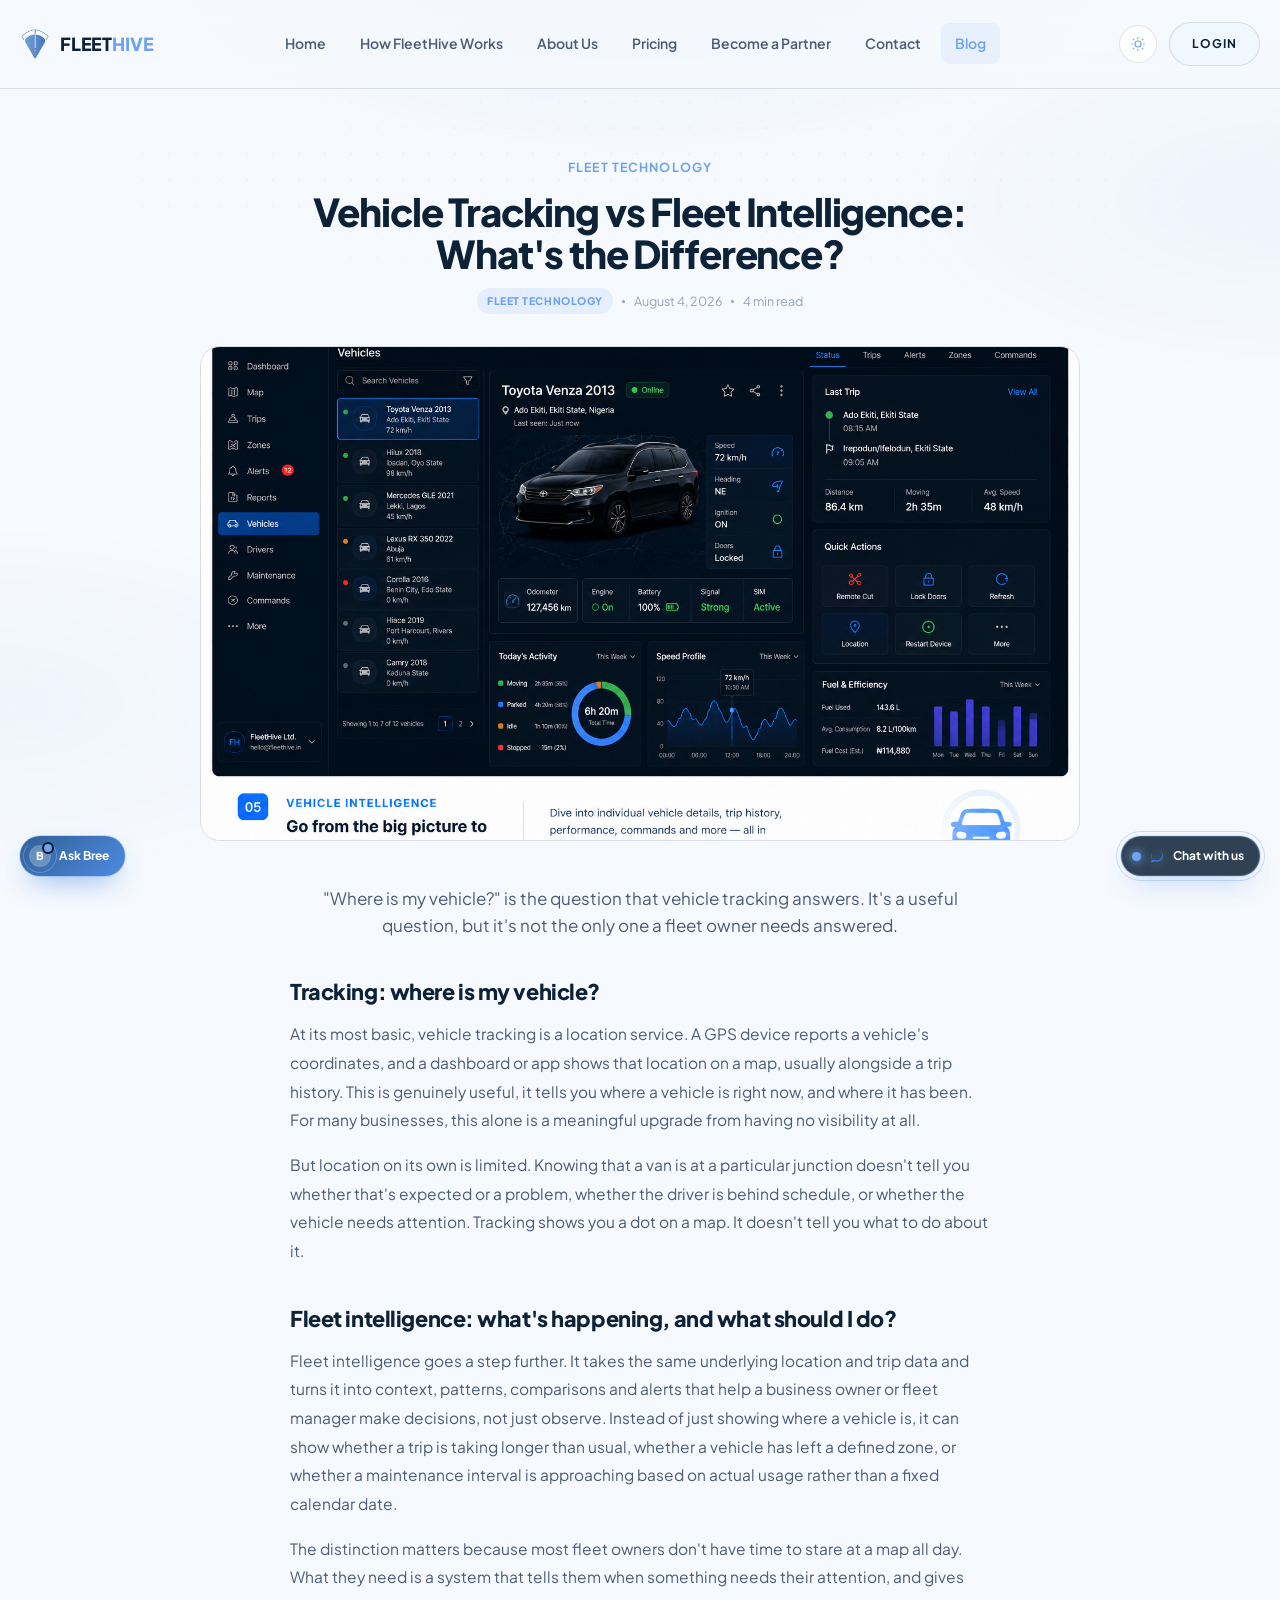
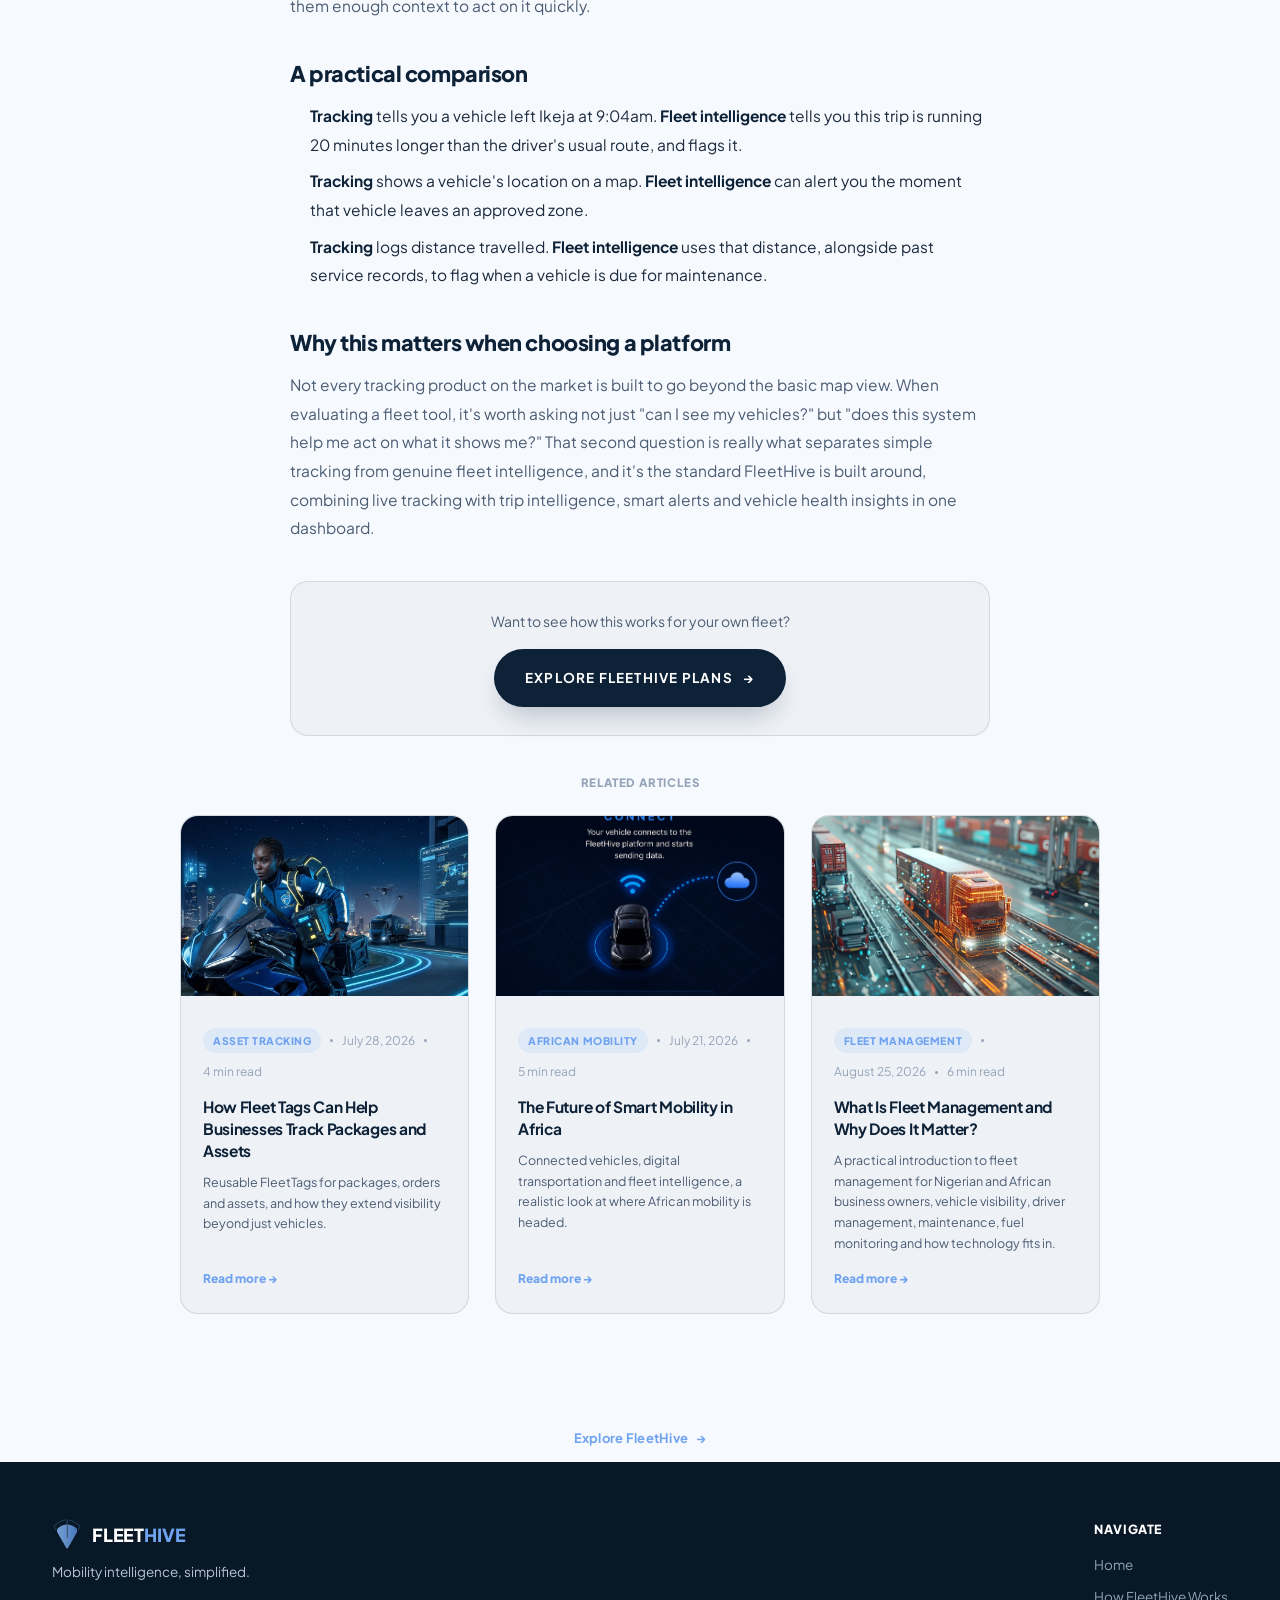
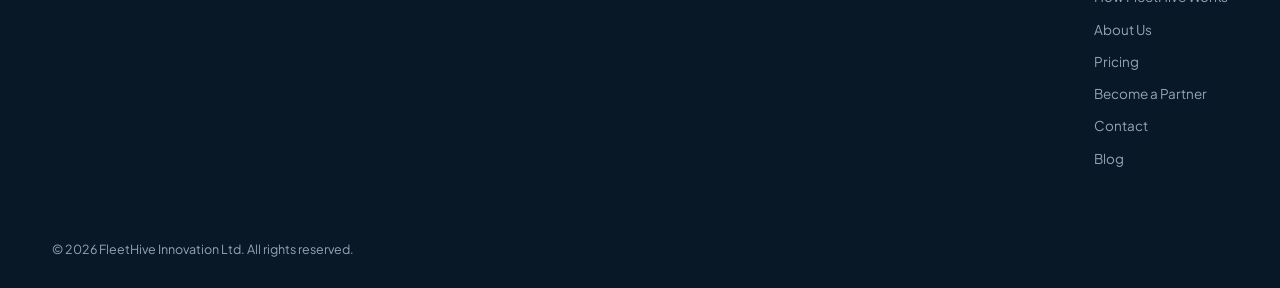
<file: blog-tracking-vs-fleet-intelligence.html>
<!DOCTYPE html>
<html lang="en">
<head>
<meta charset="UTF-8">
<meta name="viewport" content="width=device-width, initial-scale=1.0">
<title>Vehicle Tracking vs Fleet Intelligence: What's the Difference? | FleetHive Blog</title>
<link rel="icon" type="image/x-icon" href="/favicon.ico">
<link rel="icon" type="image/png" sizes="32x32" href="/favicon-32x32.png">
<link rel="icon" type="image/png" sizes="16x16" href="/favicon-16x16.png">
<link rel="apple-touch-icon" sizes="180x180" href="/apple-touch-icon.png">
<link rel="manifest" href="/site.webmanifest">
<meta name="theme-color" content="#0D2137">
<meta name="description" content="“Where is my vehicle?” is only the beginning. Here's how fleet intelligence goes further than basic tracking.">
<link rel="preconnect" href="https://fonts.googleapis.com">
<link href="https://fonts.googleapis.com/css2?family=Plus+Jakarta+Sans:wght@400;500;600;700;800&display=swap" rel="stylesheet">
<link rel="stylesheet" href="style.css">
</head>
<body>

<!-- ===================== HEADER ===================== -->
<header>
  <nav class="wrap navbar">
    <a href="index.html" class="logo">
      <img src="assets/logo.png" alt="FleetHive logo" class="logo-icon-img">
      <span class="logo-text">FLEET<span class="hive">HIVE</span></span>
    </a>
    <div class="nav-links">
      <a href="index.html">Home</a>
      <a href="how-it-works.html">How FleetHive Works</a>
      <a href="about.html">About Us</a>
      <a href="pricing.html">Pricing</a>
      <a href="partners.html">Become a Partner</a>
      <a href="contact.html">Contact</a>
      <a href="blog.html" class="active-link">Blog</a>
    </div>
    <div class="nav-actions">
      <button class="theme-toggle" id="themeToggle" aria-label="Toggle light/dark mode">
        <svg id="themeIconMoon" viewBox="0 0 24 24" fill="none" stroke="currentColor" stroke-width="1.8"><path d="M21 12.5A9 9 0 1 1 11.5 3 7 7 0 0 0 21 12.5z"/></svg>
      </button>
      <a href="https://app.fleethive.in" class="btn btn-outline" style="padding:11px 22px; font-size:12px;">Login</a>
      <a href="pricing.html" class="btn btn-primary nav-get-started" aria-label="Get Started">Get Started</a>
      <button class="mobile-toggle" id="mobileToggleBtn" onclick="fhToggleMobile()" aria-label="Menu"><span></span><span></span><span></span></button>
    </div>
  </nav>
</header>

<div class="mobile-panel" id="mp">
<a href="index.html">Home</a>
  <a href="how-it-works.html">How FleetHive Works</a>
  <a href="about.html">About Us</a>
  <a href="pricing.html">Pricing</a>
  <a href="partners.html">Become a Partner</a>
  <a href="contact.html">Contact</a>
  <a href="blog.html">Blog</a>
  <a href="https://app.fleethive.in">Login</a>
  <div class="mp-actions">
    <button class="theme-toggle" id="themeToggleMobile" aria-label="Toggle light/dark mode" style="width:46px;height:46px;">
      <svg viewBox="0 0 24 24" fill="none" stroke="currentColor" stroke-width="1.8"><path d="M21 12.5A9 9 0 1 1 11.5 3 7 7 0 0 0 21 12.5z"/></svg>
    </button>
    <a href="pricing.html" class="btn btn-primary" style="flex:1; justify-content:center;">Get Started</a>
  </div>
</div>

<section class="page-hero" style="padding-bottom:0;">
  <div class="bg-pattern bg-dots page-hero-bg"></div>
  <div class="wrap reveal in" style="max-width:820px;">
    <span class="eyebrow">Fleet Technology</span>
    <h1 style="font-size:clamp(1.7rem,4vw,2.4rem);">Vehicle Tracking vs Fleet Intelligence: What's the Difference?</h1>
    <div class="article-meta">
      <span class="blog-cat-badge">Fleet Technology</span>
      <span class="blog-dot"></span><span>August 4, 2026</span>
      <span class="blog-dot"></span><span>4 min read</span>
    </div>
  </div>
</section>

<section style="padding-top:28px;">
  <div class="wrap">
    <div class="article-hero-img reveal in">
      <img src="assets/platform-5-vehicle-intelligence.png" alt="Vehicle intelligence analytics interface" loading="lazy">
    </div>

    <div class="article-body reveal in">

<p class="article-lead">"Where is my vehicle?" is the question that vehicle tracking answers. It's a useful question, but it's not the only one a fleet owner needs answered.</p>

<h2>Tracking: where is my vehicle?</h2>
<p>At its most basic, vehicle tracking is a location service. A GPS device reports a vehicle's coordinates, and a dashboard or app shows that location on a map, usually alongside a trip history. This is genuinely useful, it tells you where a vehicle is right now, and where it has been. For many businesses, this alone is a meaningful upgrade from having no visibility at all.</p>

<p>But location on its own is limited. Knowing that a van is at a particular junction doesn't tell you whether that's expected or a problem, whether the driver is behind schedule, or whether the vehicle needs attention. Tracking shows you a dot on a map. It doesn't tell you what to do about it.</p>

<h2>Fleet intelligence: what's happening, and what should I do?</h2>
<p>Fleet intelligence goes a step further. It takes the same underlying location and trip data and turns it into context, patterns, comparisons and alerts that help a business owner or fleet manager make decisions, not just observe. Instead of just showing where a vehicle is, it can show whether a trip is taking longer than usual, whether a vehicle has left a defined zone, or whether a maintenance interval is approaching based on actual usage rather than a fixed calendar date.</p>

<p>The distinction matters because most fleet owners don't have time to stare at a map all day. What they need is a system that tells them when something needs their attention, and gives them enough context to act on it quickly.</p>

<h2>A practical comparison</h2>
<ul>
<li><strong>Tracking</strong> tells you a vehicle left Ikeja at 9:04am. <strong>Fleet intelligence</strong> tells you this trip is running 20 minutes longer than the driver's usual route, and flags it.</li>
<li><strong>Tracking</strong> shows a vehicle's location on a map. <strong>Fleet intelligence</strong> can alert you the moment that vehicle leaves an approved zone.</li>
<li><strong>Tracking</strong> logs distance travelled. <strong>Fleet intelligence</strong> uses that distance, alongside past service records, to flag when a vehicle is due for maintenance.</li>
</ul>

<h2>Why this matters when choosing a platform</h2>
<p>Not every tracking product on the market is built to go beyond the basic map view. When evaluating a fleet tool, it's worth asking not just "can I see my vehicles?" but "does this system help me act on what it shows me?" That second question is really what separates simple tracking from genuine fleet intelligence, and it's the standard FleetHive is built around, combining live tracking with trip intelligence, smart alerts and vehicle health insights in one dashboard.</p>

    </div>

    <div class="article-cta-box reveal in">
      <p>Want to see how this works for your own fleet?</p>
      <a href="pricing.html" class="btn btn-primary">Explore FleetHive Plans <span class="arrow">→</span></a>
    </div>

    <div class="article-related reveal-stagger">
      <h4>Related Articles</h4>
      <div class="blog-grid">
      <a href="blog-fleettag-packages-assets.html" class="blog-card" data-cat="Asset Tracking">
        <div class="blog-card-img"><img src="assets/ft-bg.png" alt="FleetTag reusable tracking device" loading="lazy"></div>
        <div class="blog-card-body">
          <div class="blog-meta"><span class="blog-cat-badge">Asset Tracking</span><span class="blog-dot"></span><span>July 28, 2026</span><span class="blog-dot"></span><span>4 min read</span></div>
          <h3>How Fleet Tags Can Help Businesses Track Packages and Assets</h3>
          <p>Reusable FleetTags for packages, orders and assets, and how they extend visibility beyond just vehicles.</p>
          <span class="blog-card-link">Read more →</span>
        </div>
      </a>
      <a href="blog-future-smart-mobility-africa.html" class="blog-card" data-cat="African Mobility">
        <div class="blog-card-img"><img src="assets/hiw-connect.png" alt="Connected mobility technology concept" loading="lazy"></div>
        <div class="blog-card-body">
          <div class="blog-meta"><span class="blog-cat-badge">African Mobility</span><span class="blog-dot"></span><span>July 21, 2026</span><span class="blog-dot"></span><span>5 min read</span></div>
          <h3>The Future of Smart Mobility in Africa</h3>
          <p>Connected vehicles, digital transportation and fleet intelligence, a realistic look at where African mobility is headed.</p>
          <span class="blog-card-link">Read more →</span>
        </div>
      </a>
      <a href="blog-fleet-management.html" class="blog-card" data-cat="Fleet Management">
        <div class="blog-card-img"><img src="assets/db-fleet-management.jpg" alt="Fleet manager reviewing dashboard data for a vehicle fleet" loading="lazy"></div>
        <div class="blog-card-body">
          <div class="blog-meta"><span class="blog-cat-badge">Fleet Management</span><span class="blog-dot"></span><span>August 25, 2026</span><span class="blog-dot"></span><span>6 min read</span></div>
          <h3>What Is Fleet Management and Why Does It Matter?</h3>
          <p>A practical introduction to fleet management for Nigerian and African business owners, vehicle visibility, driver management, maintenance, fuel monitoring and how technology fits in.</p>
          <span class="blog-card-link">Read more →</span>
        </div>
      </a>
      </div>
    </div>

  </div>
</section>

<div class="wrap explore-fh-wrap"><a href="index.html" class="explore-fh">Explore FleetHive <span class="arrow">→</span></a></div>

<!-- ===================== FOOTER ===================== -->
<footer>
  <div class="wrap">
    <div class="foot-grid">
      <div class="foot-brand" style="max-width:300px;">
        <div class="logo">
          <img src="assets/logo.png" alt="FleetHive logo" class="logo-icon-img">
          <span class="logo-text">FLEET<span class="hive">HIVE</span></span>
        </div>
        <p>Mobility intelligence, simplified.</p>
      </div>
      <div class="foot-cols">
        <div class="foot-col">
          <h4>Navigate</h4>
          <a href="index.html">Home</a>
          <a href="how-it-works.html">How FleetHive Works</a>
          <a href="about.html">About Us</a>
          <a href="pricing.html">Pricing</a>
          <a href="partners.html">Become a Partner</a>
          <a href="contact.html">Contact</a>
          <a href="blog.html">Blog</a>
        </div>
      </div>
    </div>
    <div class="foot-bottom"><span>© 2026 FleetHive Innovation Ltd. All rights reserved.</span></div>
  </div>
</footer>

<!-- ===================== EXIT-INTENT NEWSLETTER POPUP ===================== -->
<div class="exit-popup-overlay" id="exitPopup">
  <div class="exit-popup">
    <button class="exit-popup-close" id="exitPopupClose" aria-label="Close">&times;</button>
    <form class="exit-popup-form" id="exitPopupForm">
      <h4>Stay in the FleetHive Network</h4>
      <p>Get useful updates on mobility, vehicle security, fleet management and FleetHive.</p>
      <input type="text" id="exitPopupName" placeholder="Full name" autocomplete="name">
      <input type="email" id="exitPopupEmail" placeholder="Email address" autocomplete="email" required>
      <button type="submit" class="btn btn-primary">Get Updates</button>
    </form>
    <div class="exit-popup-success">
      <h4>You're on the list.</h4>
      <p>Thanks for joining the FleetHive network, watch your inbox for updates.</p>
    </div>
  </div>
</div>

<script src="global-floating.js"></script>
<script src="bree-knowledge.js"></script>
<script src="site.js"></script>
</body>
</html>
</file>
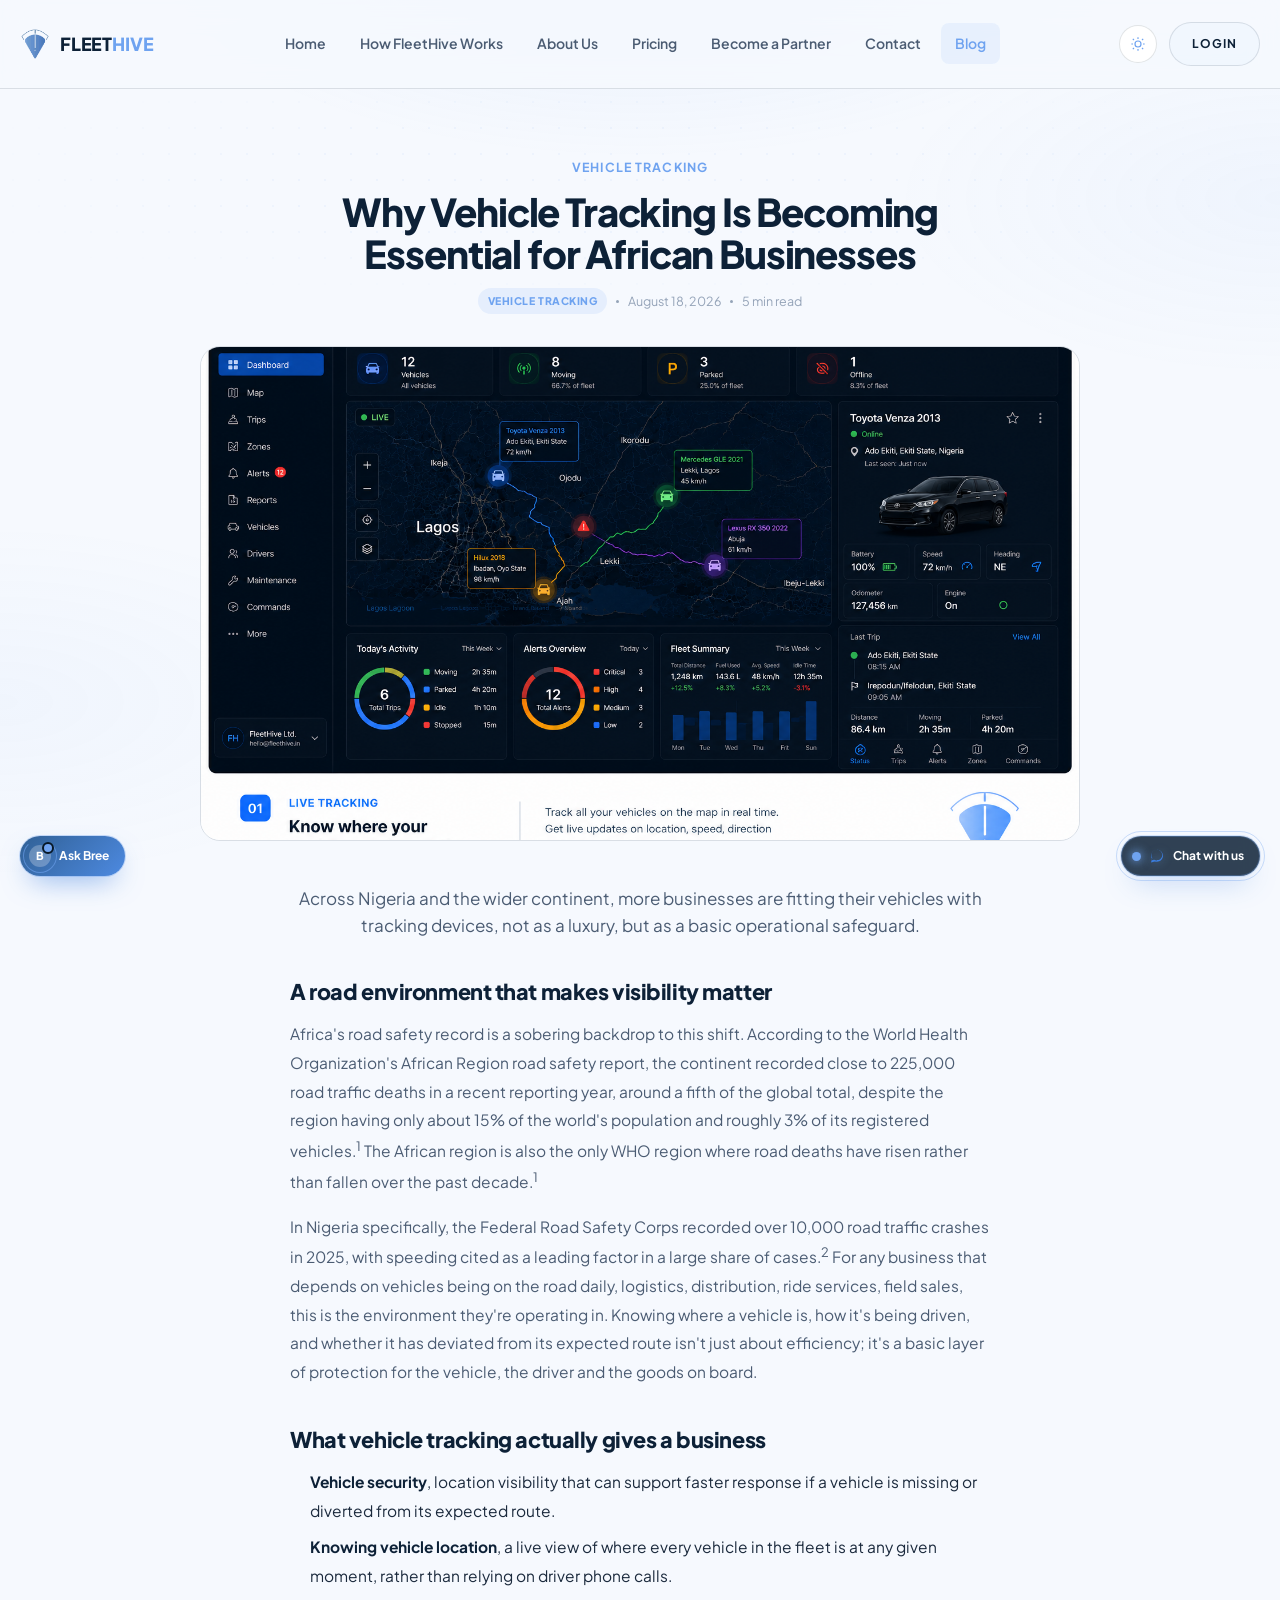
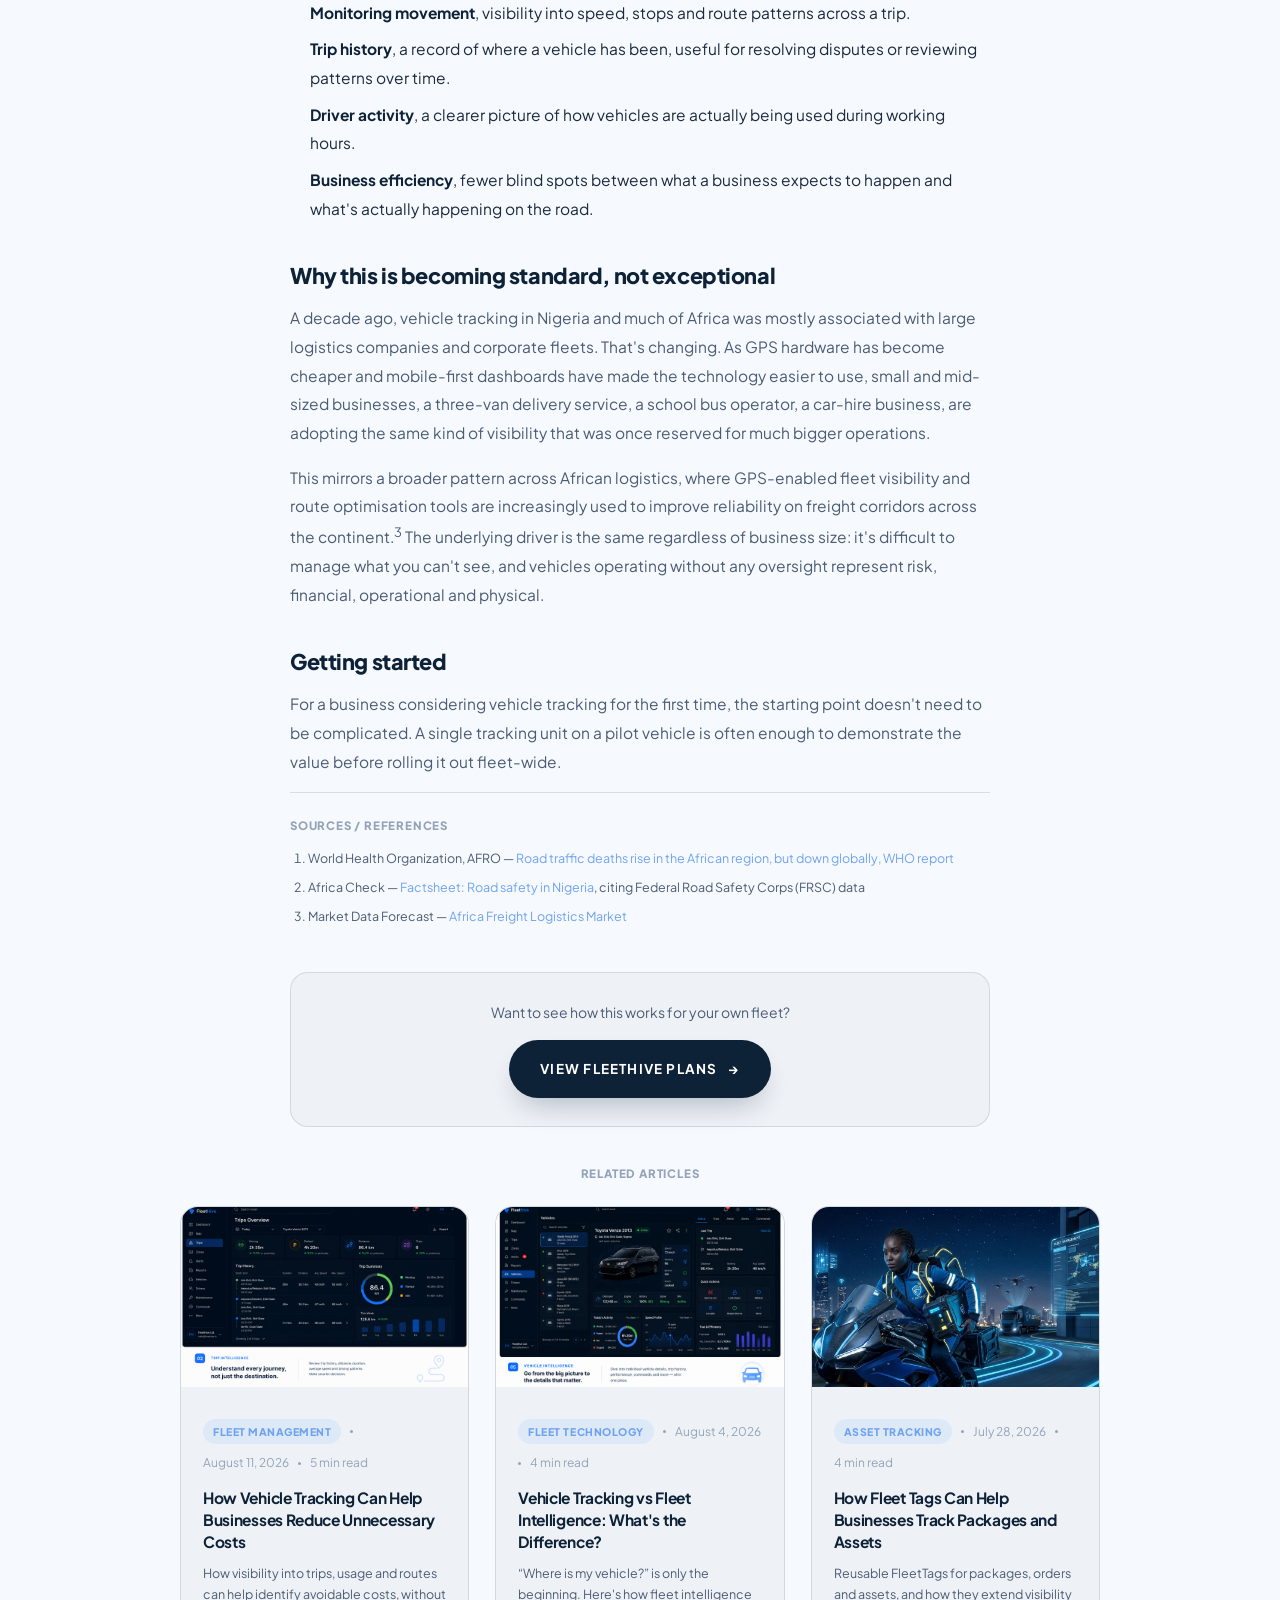
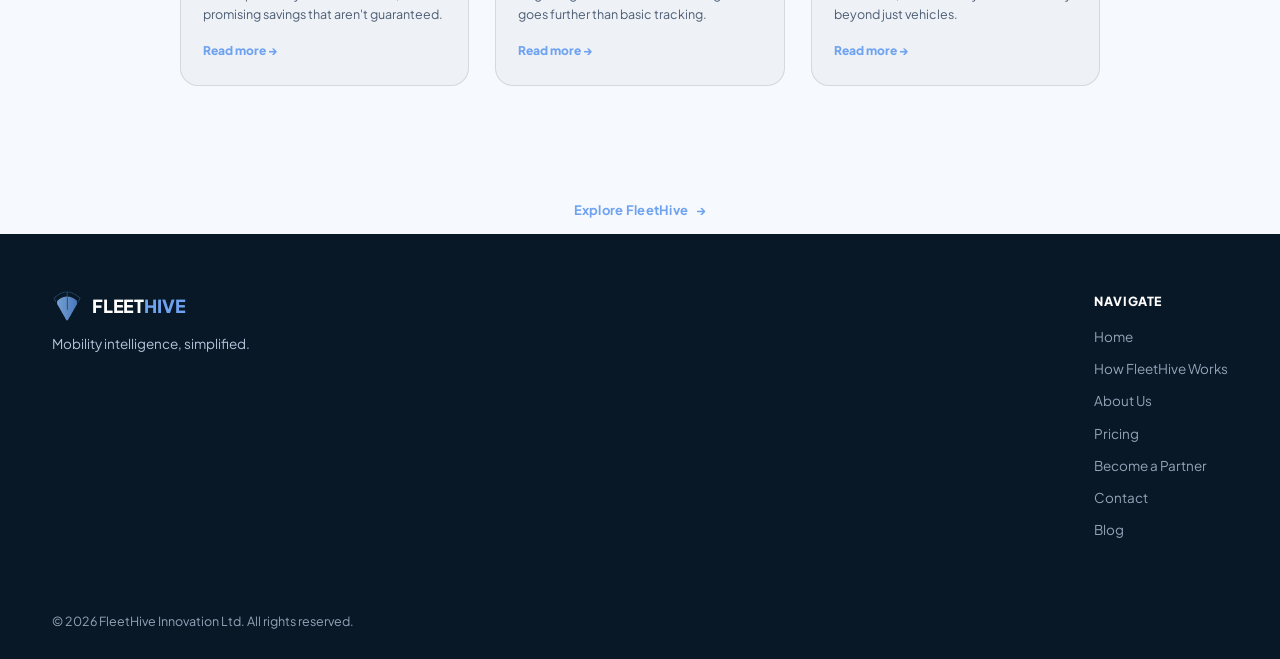
<file: blog-vehicle-tracking-africa.html>
<!DOCTYPE html>
<html lang="en">
<head>
<meta charset="UTF-8">
<meta name="viewport" content="width=device-width, initial-scale=1.0">
<title>Why Vehicle Tracking Is Becoming Essential for African Businesses | FleetHive Blog</title>
<link rel="icon" type="image/x-icon" href="/favicon.ico">
<link rel="icon" type="image/png" sizes="32x32" href="/favicon-32x32.png">
<link rel="icon" type="image/png" sizes="16x16" href="/favicon-16x16.png">
<link rel="apple-touch-icon" sizes="180x180" href="/apple-touch-icon.png">
<link rel="manifest" href="/site.webmanifest">
<meta name="theme-color" content="#0D2137">
<meta name="description" content="Security, location visibility, trip history and driver activity, why more African fleet owners are turning to tracking technology.">
<link rel="preconnect" href="https://fonts.googleapis.com">
<link href="https://fonts.googleapis.com/css2?family=Plus+Jakarta+Sans:wght@400;500;600;700;800&display=swap" rel="stylesheet">
<link rel="stylesheet" href="style.css">
</head>
<body>

<!-- ===================== HEADER ===================== -->
<header>
  <nav class="wrap navbar">
    <a href="index.html" class="logo">
      <img src="assets/logo.png" alt="FleetHive logo" class="logo-icon-img">
      <span class="logo-text">FLEET<span class="hive">HIVE</span></span>
    </a>
    <div class="nav-links">
      <a href="index.html">Home</a>
      <a href="how-it-works.html">How FleetHive Works</a>
      <a href="about.html">About Us</a>
      <a href="pricing.html">Pricing</a>
      <a href="partners.html">Become a Partner</a>
      <a href="contact.html">Contact</a>
      <a href="blog.html" class="active-link">Blog</a>
    </div>
    <div class="nav-actions">
      <button class="theme-toggle" id="themeToggle" aria-label="Toggle light/dark mode">
        <svg id="themeIconMoon" viewBox="0 0 24 24" fill="none" stroke="currentColor" stroke-width="1.8"><path d="M21 12.5A9 9 0 1 1 11.5 3 7 7 0 0 0 21 12.5z"/></svg>
      </button>
      <a href="https://app.fleethive.in" class="btn btn-outline" style="padding:11px 22px; font-size:12px;">Login</a>
      <a href="pricing.html" class="btn btn-primary nav-get-started" aria-label="Get Started">Get Started</a>
      <button class="mobile-toggle" id="mobileToggleBtn" onclick="fhToggleMobile()" aria-label="Menu"><span></span><span></span><span></span></button>
    </div>
  </nav>
</header>

<div class="mobile-panel" id="mp">
<a href="index.html">Home</a>
  <a href="how-it-works.html">How FleetHive Works</a>
  <a href="about.html">About Us</a>
  <a href="pricing.html">Pricing</a>
  <a href="partners.html">Become a Partner</a>
  <a href="contact.html">Contact</a>
  <a href="blog.html">Blog</a>
  <a href="https://app.fleethive.in">Login</a>
  <div class="mp-actions">
    <button class="theme-toggle" id="themeToggleMobile" aria-label="Toggle light/dark mode" style="width:46px;height:46px;">
      <svg viewBox="0 0 24 24" fill="none" stroke="currentColor" stroke-width="1.8"><path d="M21 12.5A9 9 0 1 1 11.5 3 7 7 0 0 0 21 12.5z"/></svg>
    </button>
    <a href="pricing.html" class="btn btn-primary" style="flex:1; justify-content:center;">Get Started</a>
  </div>
</div>

<section class="page-hero" style="padding-bottom:0;">
  <div class="bg-pattern bg-dots page-hero-bg"></div>
  <div class="wrap reveal in" style="max-width:820px;">
    <span class="eyebrow">Vehicle Tracking</span>
    <h1 style="font-size:clamp(1.7rem,4vw,2.4rem);">Why Vehicle Tracking Is Becoming Essential for African Businesses</h1>
    <div class="article-meta">
      <span class="blog-cat-badge">Vehicle Tracking</span>
      <span class="blog-dot"></span><span>August 18, 2026</span>
      <span class="blog-dot"></span><span>5 min read</span>
    </div>
  </div>
</section>

<section style="padding-top:28px;">
  <div class="wrap">
    <div class="article-hero-img reveal in">
      <img src="assets/platform-1-live-tracking.png" alt="Live vehicle tracking map interface" loading="lazy">
    </div>

    <div class="article-body reveal in">

<p class="article-lead">Across Nigeria and the wider continent, more businesses are fitting their vehicles with tracking devices, not as a luxury, but as a basic operational safeguard.</p>

<h2>A road environment that makes visibility matter</h2>
<p>Africa's road safety record is a sobering backdrop to this shift. According to the World Health Organization's African Region road safety report, the continent recorded close to 225,000 road traffic deaths in a recent reporting year, around a fifth of the global total, despite the region having only about 15% of the world's population and roughly 3% of its registered vehicles.<sup>1</sup> The African region is also the only WHO region where road deaths have risen rather than fallen over the past decade.<sup>1</sup></p>

<p>In Nigeria specifically, the Federal Road Safety Corps recorded over 10,000 road traffic crashes in 2025, with speeding cited as a leading factor in a large share of cases.<sup>2</sup> For any business that depends on vehicles being on the road daily, logistics, distribution, ride services, field sales, this is the environment they're operating in. Knowing where a vehicle is, how it's being driven, and whether it has deviated from its expected route isn't just about efficiency; it's a basic layer of protection for the vehicle, the driver and the goods on board.</p>

<h2>What vehicle tracking actually gives a business</h2>
<ul>
<li><strong>Vehicle security</strong>, location visibility that can support faster response if a vehicle is missing or diverted from its expected route.</li>
<li><strong>Knowing vehicle location</strong>, a live view of where every vehicle in the fleet is at any given moment, rather than relying on driver phone calls.</li>
<li><strong>Monitoring movement</strong>, visibility into speed, stops and route patterns across a trip.</li>
<li><strong>Trip history</strong>, a record of where a vehicle has been, useful for resolving disputes or reviewing patterns over time.</li>
<li><strong>Driver activity</strong>, a clearer picture of how vehicles are actually being used during working hours.</li>
<li><strong>Business efficiency</strong>, fewer blind spots between what a business expects to happen and what's actually happening on the road.</li>
</ul>

<h2>Why this is becoming standard, not exceptional</h2>
<p>A decade ago, vehicle tracking in Nigeria and much of Africa was mostly associated with large logistics companies and corporate fleets. That's changing. As GPS hardware has become cheaper and mobile-first dashboards have made the technology easier to use, small and mid-sized businesses, a three-van delivery service, a school bus operator, a car-hire business, are adopting the same kind of visibility that was once reserved for much bigger operations.</p>

<p>This mirrors a broader pattern across African logistics, where GPS-enabled fleet visibility and route optimisation tools are increasingly used to improve reliability on freight corridors across the continent.<sup>3</sup> The underlying driver is the same regardless of business size: it's difficult to manage what you can't see, and vehicles operating without any oversight represent risk, financial, operational and physical.</p>

<h2>Getting started</h2>
<p>For a business considering vehicle tracking for the first time, the starting point doesn't need to be complicated. A single tracking unit on a pilot vehicle is often enough to demonstrate the value before rolling it out fleet-wide.</p>

<div class="article-sources">
<h4>Sources / References</h4>
<ol>
<li>World Health Organization, AFRO — <a href="https://afro.who.int/news/road-traffic-deaths-rise-african-region-down-globally-who-report" target="_blank" rel="noopener">Road traffic deaths rise in the African region, but down globally, WHO report</a></li>
<li>Africa Check — <a href="https://africacheck.org/fact-checks/factsheets/factsheet-road-safety-nigeria-wake-high-profile-crash" target="_blank" rel="noopener">Factsheet: Road safety in Nigeria</a>, citing Federal Road Safety Corps (FRSC) data</li>
<li>Market Data Forecast — <a href="https://www.marketdataforecast.com/market-reports/africa-freight-logistic-market" target="_blank" rel="noopener">Africa Freight Logistics Market</a></li>
</ol>
</div>

    </div>

    <div class="article-cta-box reveal in">
      <p>Want to see how this works for your own fleet?</p>
      <a href="pricing.html" class="btn btn-primary">View FleetHive Plans <span class="arrow">→</span></a>
    </div>

    <div class="article-related reveal-stagger">
      <h4>Related Articles</h4>
      <div class="blog-grid">
      <a href="blog-reduce-unnecessary-costs.html" class="blog-card" data-cat="Fleet Management">
        <div class="blog-card-img"><img src="assets/platform-2-trip-intelligence.png" alt="Trip intelligence dashboard showing route data" loading="lazy"></div>
        <div class="blog-card-body">
          <div class="blog-meta"><span class="blog-cat-badge">Fleet Management</span><span class="blog-dot"></span><span>August 11, 2026</span><span class="blog-dot"></span><span>5 min read</span></div>
          <h3>How Vehicle Tracking Can Help Businesses Reduce Unnecessary Costs</h3>
          <p>How visibility into trips, usage and routes can help identify avoidable costs, without promising savings that aren't guaranteed.</p>
          <span class="blog-card-link">Read more →</span>
        </div>
      </a>
      <a href="blog-tracking-vs-fleet-intelligence.html" class="blog-card" data-cat="Fleet Technology">
        <div class="blog-card-img"><img src="assets/platform-5-vehicle-intelligence.png" alt="Vehicle intelligence analytics interface" loading="lazy"></div>
        <div class="blog-card-body">
          <div class="blog-meta"><span class="blog-cat-badge">Fleet Technology</span><span class="blog-dot"></span><span>August 4, 2026</span><span class="blog-dot"></span><span>4 min read</span></div>
          <h3>Vehicle Tracking vs Fleet Intelligence: What's the Difference?</h3>
          <p>“Where is my vehicle?” is only the beginning. Here's how fleet intelligence goes further than basic tracking.</p>
          <span class="blog-card-link">Read more →</span>
        </div>
      </a>
      <a href="blog-fleettag-packages-assets.html" class="blog-card" data-cat="Asset Tracking">
        <div class="blog-card-img"><img src="assets/ft-bg.png" alt="FleetTag reusable tracking device" loading="lazy"></div>
        <div class="blog-card-body">
          <div class="blog-meta"><span class="blog-cat-badge">Asset Tracking</span><span class="blog-dot"></span><span>July 28, 2026</span><span class="blog-dot"></span><span>4 min read</span></div>
          <h3>How Fleet Tags Can Help Businesses Track Packages and Assets</h3>
          <p>Reusable FleetTags for packages, orders and assets, and how they extend visibility beyond just vehicles.</p>
          <span class="blog-card-link">Read more →</span>
        </div>
      </a>
      </div>
    </div>

  </div>
</section>

<div class="wrap explore-fh-wrap"><a href="index.html" class="explore-fh">Explore FleetHive <span class="arrow">→</span></a></div>

<!-- ===================== FOOTER ===================== -->
<footer>
  <div class="wrap">
    <div class="foot-grid">
      <div class="foot-brand" style="max-width:300px;">
        <div class="logo">
          <img src="assets/logo.png" alt="FleetHive logo" class="logo-icon-img">
          <span class="logo-text">FLEET<span class="hive">HIVE</span></span>
        </div>
        <p>Mobility intelligence, simplified.</p>
      </div>
      <div class="foot-cols">
        <div class="foot-col">
          <h4>Navigate</h4>
          <a href="index.html">Home</a>
          <a href="how-it-works.html">How FleetHive Works</a>
          <a href="about.html">About Us</a>
          <a href="pricing.html">Pricing</a>
          <a href="partners.html">Become a Partner</a>
          <a href="contact.html">Contact</a>
          <a href="blog.html">Blog</a>
        </div>
      </div>
    </div>
    <div class="foot-bottom"><span>© 2026 FleetHive Innovation Ltd. All rights reserved.</span></div>
  </div>
</footer>

<!-- ===================== EXIT-INTENT NEWSLETTER POPUP ===================== -->
<div class="exit-popup-overlay" id="exitPopup">
  <div class="exit-popup">
    <button class="exit-popup-close" id="exitPopupClose" aria-label="Close">&times;</button>
    <form class="exit-popup-form" id="exitPopupForm">
      <h4>Stay in the FleetHive Network</h4>
      <p>Get useful updates on mobility, vehicle security, fleet management and FleetHive.</p>
      <input type="text" id="exitPopupName" placeholder="Full name" autocomplete="name">
      <input type="email" id="exitPopupEmail" placeholder="Email address" autocomplete="email" required>
      <button type="submit" class="btn btn-primary">Get Updates</button>
    </form>
    <div class="exit-popup-success">
      <h4>You're on the list.</h4>
      <p>Thanks for joining the FleetHive network, watch your inbox for updates.</p>
    </div>
  </div>
</div>

<script src="global-floating.js"></script>
<script src="bree-knowledge.js"></script>
<script src="site.js"></script>
</body>
</html>
</file>
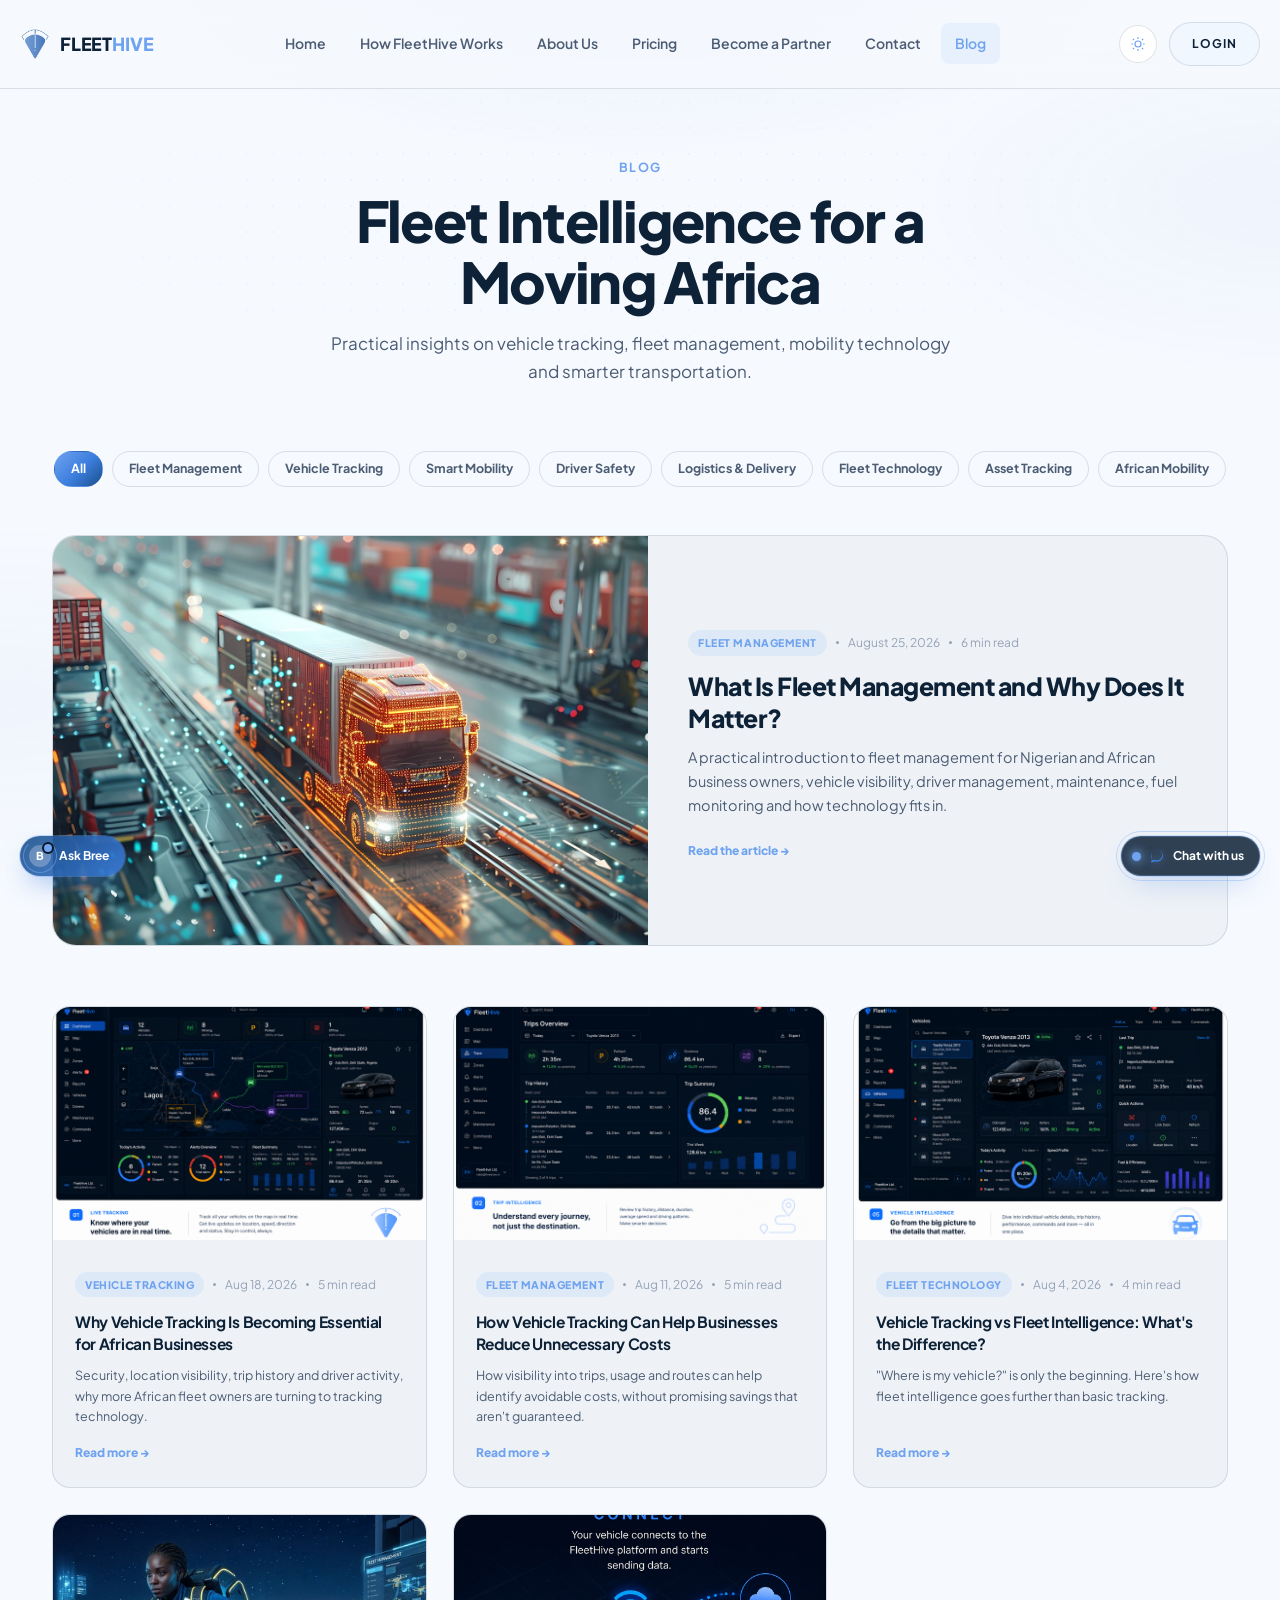
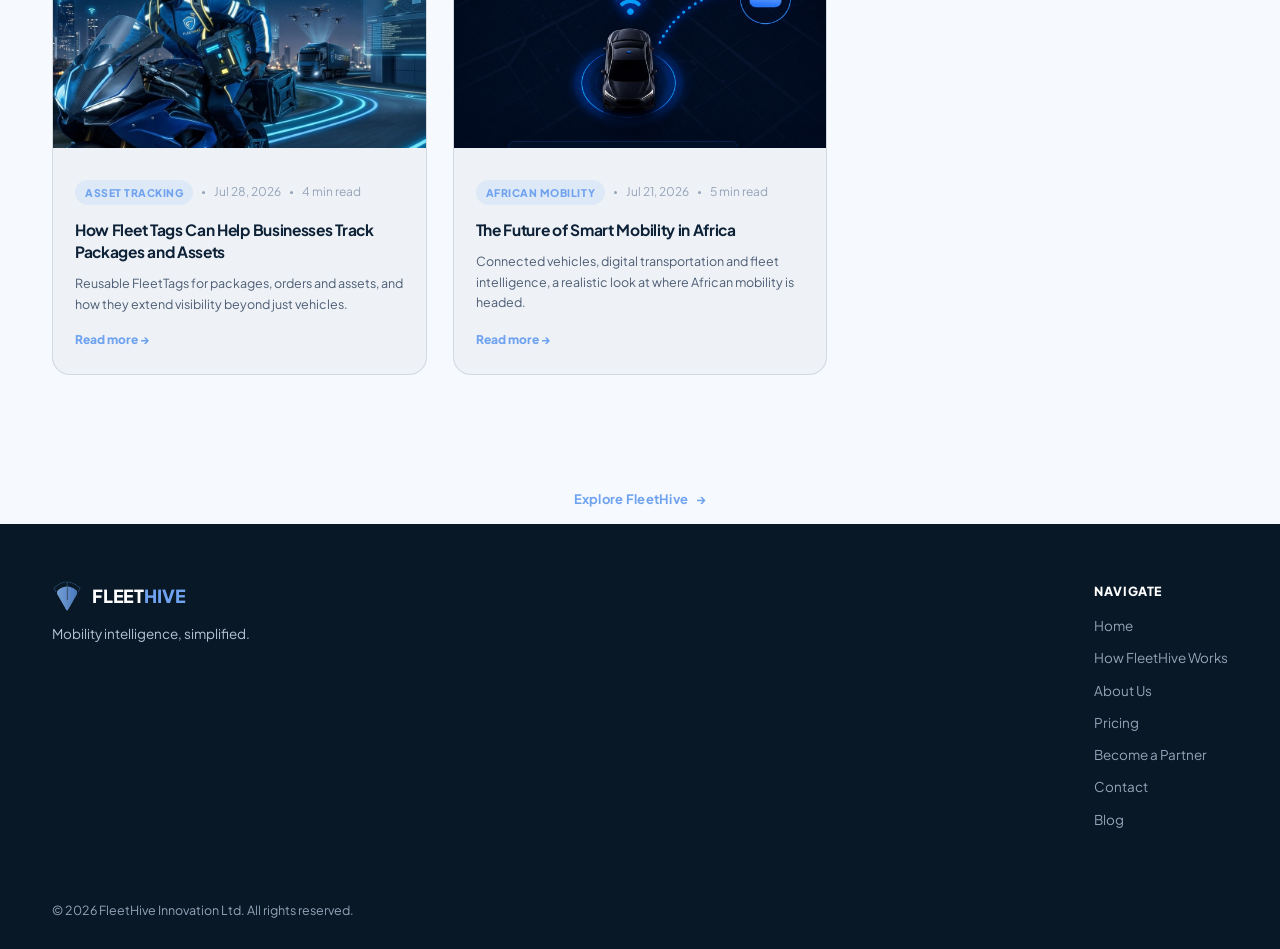
<file: blog.html>
<!DOCTYPE html>
<html lang="en">
<head>
<meta charset="UTF-8">
<meta name="viewport" content="width=device-width, initial-scale=1.0">
<title>Blog — Fleet Intelligence for a Moving Africa | FleetHive</title>
<link rel="icon" type="image/x-icon" href="/favicon.ico">
<link rel="icon" type="image/png" sizes="32x32" href="/favicon-32x32.png">
<link rel="icon" type="image/png" sizes="16x16" href="/favicon-16x16.png">
<link rel="apple-touch-icon" sizes="180x180" href="/apple-touch-icon.png">
<link rel="manifest" href="/site.webmanifest">
<meta name="theme-color" content="#0D2137">
<meta name="description" content="Practical insights on vehicle tracking, fleet management, mobility technology and smarter transportation across Nigeria and Africa, from FleetHive.">
<link rel="preconnect" href="https://fonts.googleapis.com">
<link href="https://fonts.googleapis.com/css2?family=Plus+Jakarta+Sans:wght@400;500;600;700;800&display=swap" rel="stylesheet">
<link rel="stylesheet" href="style.css">
</head>
<body>

<!-- ===================== HEADER ===================== -->
<header>
  <nav class="wrap navbar">
    <a href="index.html" class="logo">
      <img src="assets/logo.png" alt="FleetHive logo" class="logo-icon-img">
      <span class="logo-text">FLEET<span class="hive">HIVE</span></span>
    </a>
    <div class="nav-links">
      <a href="index.html">Home</a>
      <a href="how-it-works.html">How FleetHive Works</a>
      <a href="about.html">About Us</a>
      <a href="pricing.html">Pricing</a>
      <a href="partners.html">Become a Partner</a>
      <a href="contact.html">Contact</a>
      <a href="blog.html" class="active-link">Blog</a>
    </div>
    <div class="nav-actions">
      <button class="theme-toggle" id="themeToggle" aria-label="Toggle light/dark mode">
        <svg id="themeIconMoon" viewBox="0 0 24 24" fill="none" stroke="currentColor" stroke-width="1.8"><path d="M21 12.5A9 9 0 1 1 11.5 3 7 7 0 0 0 21 12.5z"/></svg>
      </button>
      <a href="https://app.fleethive.in" class="btn btn-outline" style="padding:11px 22px; font-size:12px;">Login</a>
      <a href="pricing.html" class="btn btn-primary nav-get-started" aria-label="Get Started">Get Started</a>
      <button class="mobile-toggle" id="mobileToggleBtn" onclick="fhToggleMobile()" aria-label="Menu"><span></span><span></span><span></span></button>
    </div>
  </nav>
</header>

<div class="mobile-panel" id="mp">
<a href="index.html">Home</a>
  <a href="how-it-works.html">How FleetHive Works</a>
  <a href="about.html">About Us</a>
  <a href="pricing.html">Pricing</a>
  <a href="partners.html">Become a Partner</a>
  <a href="contact.html">Contact</a>
  <a href="blog.html">Blog</a>
  <a href="https://app.fleethive.in">Login</a>
  <div class="mp-actions">
    <button class="theme-toggle" id="themeToggleMobile" aria-label="Toggle light/dark mode" style="width:46px;height:46px;">
      <svg viewBox="0 0 24 24" fill="none" stroke="currentColor" stroke-width="1.8"><path d="M21 12.5A9 9 0 1 1 11.5 3 7 7 0 0 0 21 12.5z"/></svg>
    </button>
    <a href="pricing.html" class="btn btn-primary" style="flex:1; justify-content:center;">Get Started</a>
  </div>
</div>

<!-- ===================== BLOG HERO ===================== -->
<section class="page-hero">
  <div class="bg-pattern bg-dots page-hero-bg"></div>
  <div class="wrap reveal in">
    <span class="eyebrow">Blog</span>
    <h1>Fleet Intelligence for a Moving Africa</h1>
    <p class="lead">Practical insights on vehicle tracking, fleet management, mobility technology and smarter transportation.</p>
  </div>
</section>

<section style="padding-top:0;">
  <div class="wrap">

    <!-- ---- CATEGORIES ---- -->
    <div class="blog-cats" id="blogCats">
      <button class="blog-cat-pill active" data-cat="all">All</button>
      <button class="blog-cat-pill" data-cat="Fleet Management">Fleet Management</button>
      <button class="blog-cat-pill" data-cat="Vehicle Tracking">Vehicle Tracking</button>
      <button class="blog-cat-pill" data-cat="Smart Mobility">Smart Mobility</button>
      <button class="blog-cat-pill" data-cat="Driver Safety">Driver Safety</button>
      <button class="blog-cat-pill" data-cat="Logistics & Delivery">Logistics &amp; Delivery</button>
      <button class="blog-cat-pill" data-cat="Fleet Technology">Fleet Technology</button>
      <button class="blog-cat-pill" data-cat="Asset Tracking">Asset Tracking</button>
      <button class="blog-cat-pill" data-cat="African Mobility">African Mobility</button>
    </div>

    <!-- ---- FEATURED ARTICLE ---- -->
    <a href="blog-fleet-management.html" class="blog-featured reveal in" data-cat="Fleet Management" style="text-decoration:none; color:inherit;">
      <div class="blog-featured-img">
        <img src="assets/db-fleet-management.jpg" alt="Fleet manager reviewing dashboard data for a vehicle fleet" loading="lazy">
      </div>
      <div class="blog-featured-body">
        <div class="blog-meta">
          <span class="blog-cat-badge">Fleet Management</span>
          <span class="blog-dot"></span><span>August 25, 2026</span>
          <span class="blog-dot"></span><span>6 min read</span>
        </div>
        <h2>What Is Fleet Management and Why Does It Matter?</h2>
        <p>A practical introduction to fleet management for Nigerian and African business owners, vehicle visibility, driver management, maintenance, fuel monitoring and how technology fits in.</p>
        <span class="blog-card-link">Read the article →</span>
      </div>
    </a>

    <!-- ---- ARTICLE GRID ---- -->
    <div class="blog-grid reveal-stagger" id="blogGrid">

      <a href="blog-vehicle-tracking-africa.html" class="blog-card" data-cat="Vehicle Tracking">
        <div class="blog-card-img"><img src="assets/platform-1-live-tracking.png" alt="Live vehicle tracking map interface" loading="lazy"></div>
        <div class="blog-card-body">
          <div class="blog-meta"><span class="blog-cat-badge">Vehicle Tracking</span><span class="blog-dot"></span><span>Aug 18, 2026</span><span class="blog-dot"></span><span>5 min read</span></div>
          <h3>Why Vehicle Tracking Is Becoming Essential for African Businesses</h3>
          <p>Security, location visibility, trip history and driver activity, why more African fleet owners are turning to tracking technology.</p>
          <span class="blog-card-link">Read more →</span>
        </div>
      </a>

      <a href="blog-reduce-unnecessary-costs.html" class="blog-card" data-cat="Fleet Management">
        <div class="blog-card-img"><img src="assets/platform-2-trip-intelligence.png" alt="Trip intelligence dashboard showing route data" loading="lazy"></div>
        <div class="blog-card-body">
          <div class="blog-meta"><span class="blog-cat-badge">Fleet Management</span><span class="blog-dot"></span><span>Aug 11, 2026</span><span class="blog-dot"></span><span>5 min read</span></div>
          <h3>How Vehicle Tracking Can Help Businesses Reduce Unnecessary Costs</h3>
          <p>How visibility into trips, usage and routes can help identify avoidable costs, without promising savings that aren't guaranteed.</p>
          <span class="blog-card-link">Read more →</span>
        </div>
      </a>

      <a href="blog-tracking-vs-fleet-intelligence.html" class="blog-card" data-cat="Fleet Technology">
        <div class="blog-card-img"><img src="assets/platform-5-vehicle-intelligence.png" alt="Vehicle intelligence analytics interface" loading="lazy"></div>
        <div class="blog-card-body">
          <div class="blog-meta"><span class="blog-cat-badge">Fleet Technology</span><span class="blog-dot"></span><span>Aug 4, 2026</span><span class="blog-dot"></span><span>4 min read</span></div>
          <h3>Vehicle Tracking vs Fleet Intelligence: What's the Difference?</h3>
          <p>"Where is my vehicle?" is only the beginning. Here's how fleet intelligence goes further than basic tracking.</p>
          <span class="blog-card-link">Read more →</span>
        </div>
      </a>

      <a href="blog-fleettag-packages-assets.html" class="blog-card" data-cat="Asset Tracking">
        <div class="blog-card-img"><img src="assets/ft-bg.png" alt="FleetTag reusable tracking device" loading="lazy"></div>
        <div class="blog-card-body">
          <div class="blog-meta"><span class="blog-cat-badge">Asset Tracking</span><span class="blog-dot"></span><span>Jul 28, 2026</span><span class="blog-dot"></span><span>4 min read</span></div>
          <h3>How Fleet Tags Can Help Businesses Track Packages and Assets</h3>
          <p>Reusable FleetTags for packages, orders and assets, and how they extend visibility beyond just vehicles.</p>
          <span class="blog-card-link">Read more →</span>
        </div>
      </a>

      <a href="blog-future-smart-mobility-africa.html" class="blog-card" data-cat="African Mobility">
        <div class="blog-card-img"><img src="assets/hiw-connect.png" alt="Connected mobility technology concept" loading="lazy"></div>
        <div class="blog-card-body">
          <div class="blog-meta"><span class="blog-cat-badge">African Mobility</span><span class="blog-dot"></span><span>Jul 21, 2026</span><span class="blog-dot"></span><span>5 min read</span></div>
          <h3>The Future of Smart Mobility in Africa</h3>
          <p>Connected vehicles, digital transportation and fleet intelligence, a realistic look at where African mobility is headed.</p>
          <span class="blog-card-link">Read more →</span>
        </div>
      </a>

    </div>

  </div>
</section>

<div class="wrap explore-fh-wrap"><a href="index.html" class="explore-fh">Explore FleetHive <span class="arrow">→</span></a></div>

<!-- ===================== FOOTER ===================== -->
<footer>
  <div class="wrap">
    <div class="foot-grid">
      <div class="foot-brand" style="max-width:300px;">
        <div class="logo">
          <img src="assets/logo.png" alt="FleetHive logo" class="logo-icon-img">
          <span class="logo-text">FLEET<span class="hive">HIVE</span></span>
        </div>
        <p>Mobility intelligence, simplified.</p>
      </div>
      <div class="foot-cols">
        <div class="foot-col">
          <h4>Navigate</h4>
          <a href="index.html">Home</a>
          <a href="how-it-works.html">How FleetHive Works</a>
          <a href="about.html">About Us</a>
          <a href="pricing.html">Pricing</a>
          <a href="partners.html">Become a Partner</a>
          <a href="contact.html">Contact</a>
          <a href="blog.html">Blog</a>
        </div>
      </div>
    </div>
    <div class="foot-bottom"><span>© 2026 FleetHive Innovation Ltd. All rights reserved.</span></div>
  </div>
</footer>

<!-- ===================== EXIT-INTENT NEWSLETTER POPUP ===================== -->
<div class="exit-popup-overlay" id="exitPopup">
  <div class="exit-popup">
    <button class="exit-popup-close" id="exitPopupClose" aria-label="Close">&times;</button>
    <form class="exit-popup-form" id="exitPopupForm">
      <h4>Stay in the FleetHive Network</h4>
      <p>Get useful updates on mobility, vehicle security, fleet management and FleetHive.</p>
      <input type="text" id="exitPopupName" placeholder="Full name" autocomplete="name">
      <input type="email" id="exitPopupEmail" placeholder="Email address" autocomplete="email" required>
      <button type="submit" class="btn btn-primary">Get Updates</button>
    </form>
    <div class="exit-popup-success">
      <h4>You're on the list.</h4>
      <p>Thanks for joining the FleetHive network, watch your inbox for updates.</p>
    </div>
  </div>
</div>

<script src="global-floating.js"></script>
<script src="bree-knowledge.js"></script>
<script src="site.js"></script>
<script>
(function(){
  var cats = document.querySelectorAll('#blogCats .blog-cat-pill');
  var cards = document.querySelectorAll('#blogGrid .blog-card');
  var featured = document.querySelector('.blog-featured');
  cats.forEach(function(btn){
    btn.addEventListener('click', function(){
      cats.forEach(function(b){ b.classList.remove('active'); });
      btn.classList.add('active');
      var cat = btn.getAttribute('data-cat');
      cards.forEach(function(card){
        card.style.display = (cat === 'all' || card.getAttribute('data-cat') === cat) ? '' : 'none';
      });
      if(featured){
        featured.style.display = (cat === 'all' || featured.getAttribute('data-cat') === cat) ? '' : 'none';
      }
    });
  });
})();
</script>
</body>
</html>
</file>
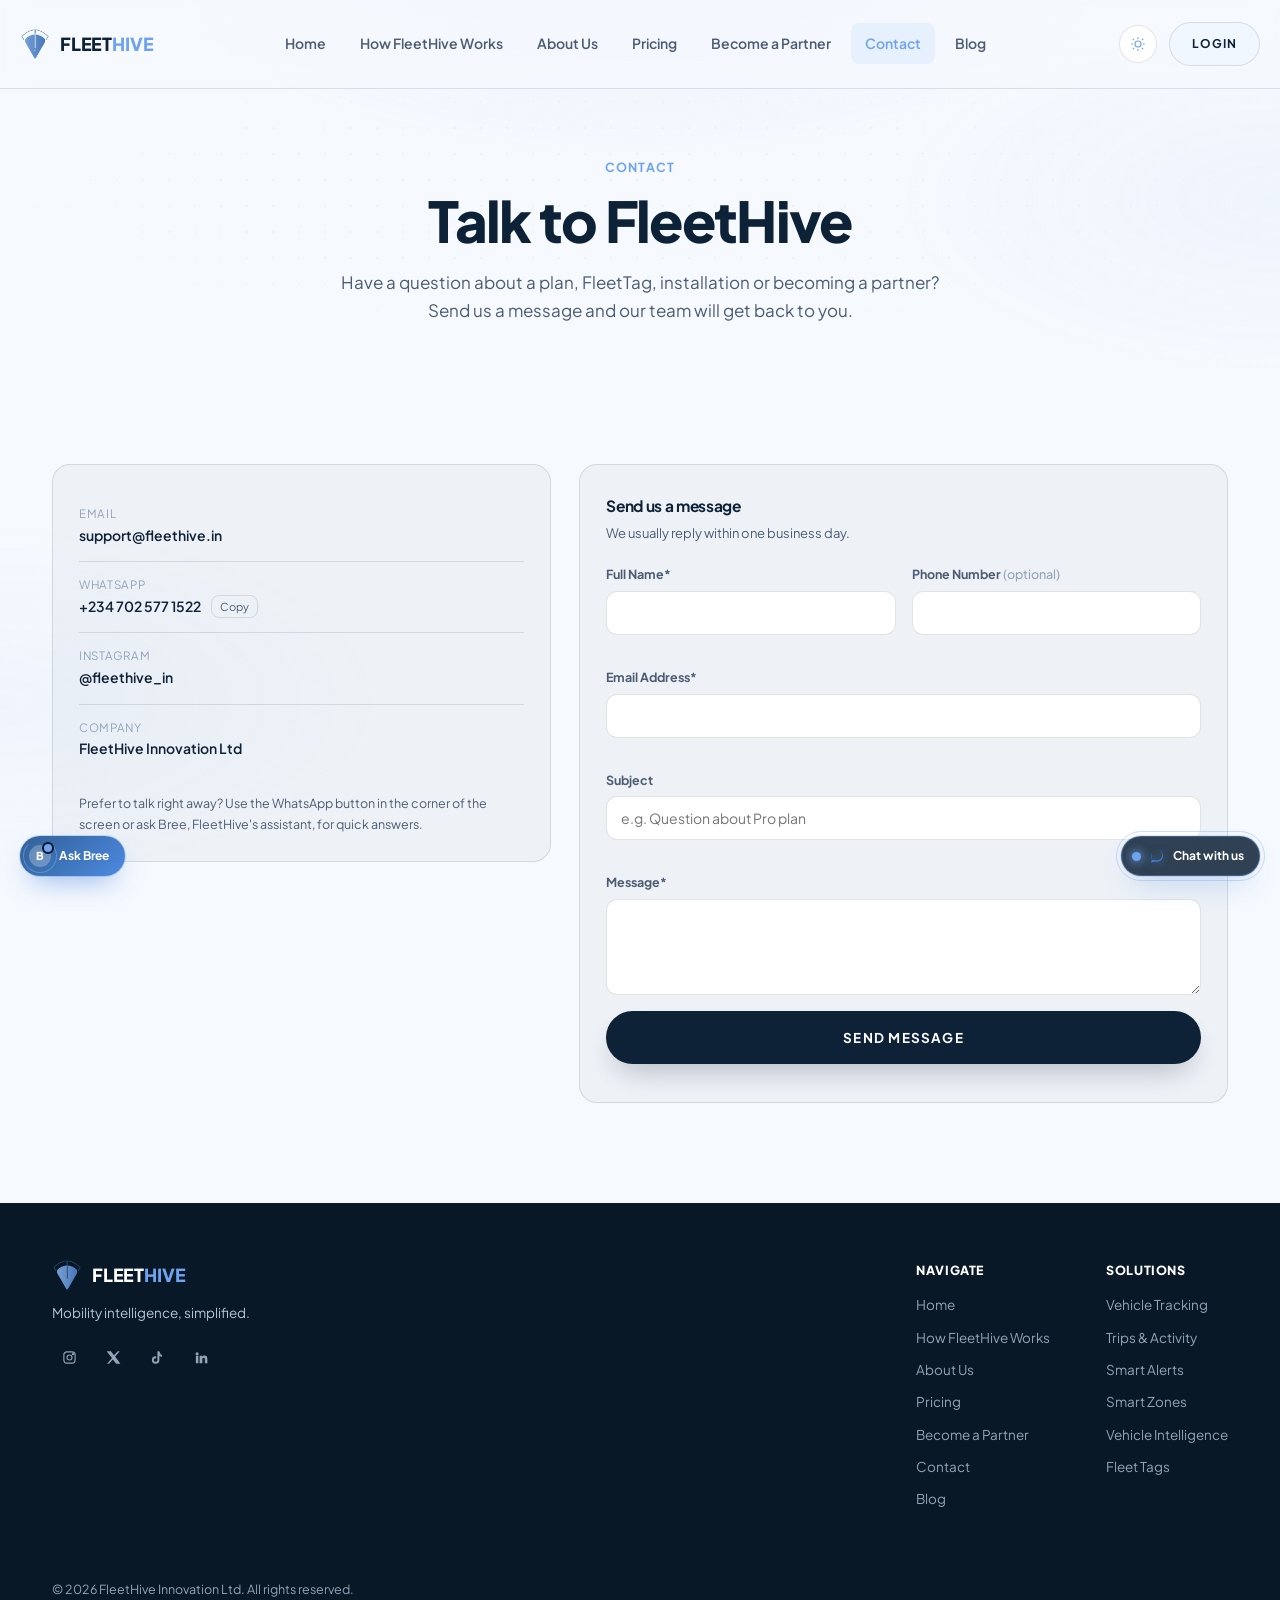
<file: contact.html>
<!DOCTYPE html>
<html lang="en">
<head>
<meta charset="UTF-8">
<meta name="viewport" content="width=device-width, initial-scale=1.0">
<title>Contact — FleetHive</title>
<link rel="icon" type="image/x-icon" href="/favicon.ico">
<link rel="icon" type="image/png" sizes="32x32" href="/favicon-32x32.png">
<link rel="icon" type="image/png" sizes="16x16" href="/favicon-16x16.png">
<link rel="apple-touch-icon" sizes="180x180" href="/apple-touch-icon.png">
<link rel="manifest" href="/site.webmanifest">
<meta name="theme-color" content="#0D2137">
<meta name="description" content="Get in touch with FleetHive. Ask a question, request a demo, or talk to our team about vehicle tracking, Smart Zones or FleetTag.">
<link rel="preconnect" href="https://fonts.googleapis.com">
<link href="https://fonts.googleapis.com/css2?family=Plus+Jakarta+Sans:wght@400;500;600;700;800&display=swap" rel="stylesheet">
<link rel="stylesheet" href="style.css">
</head>
<body>

<header>
  <nav class="wrap navbar">
    <a href="index.html" class="logo">
      <img src="assets/logo.png" alt="FleetHive logo" class="logo-icon-img">
      <span class="logo-text">FLEET<span class="hive">HIVE</span></span>
    </a>
    <div class="nav-links">
      <a href="index.html">Home</a>
      <a href="how-it-works.html">How FleetHive Works</a>
      <a href="about.html">About Us</a>
      <a href="pricing.html">Pricing</a>
      <a href="partners.html">Become a Partner</a>
      <a href="contact.html" class="active-link">Contact</a>
      <a href="blog.html">Blog</a>
    </div>
    <div class="nav-actions">
      <button class="theme-toggle" id="themeToggle" aria-label="Toggle light/dark mode">
        <svg id="themeIconMoon" viewBox="0 0 24 24" fill="none" stroke="currentColor" stroke-width="1.8"><path d="M21 12.5A9 9 0 1 1 11.5 3 7 7 0 0 0 21 12.5z"/></svg>
      </button>
      <a href="https://app.fleethive.in" class="btn btn-outline" style="padding:11px 22px; font-size:12px;">Login</a>
      <a href="pricing.html" class="btn btn-primary nav-get-started" aria-label="Get Started">Get Started</a>
      <button class="mobile-toggle" id="mobileToggleBtn" onclick="fhToggleMobile()" aria-label="Menu"><span></span><span></span><span></span></button>
    </div>
  </nav>
</header>

<div class="mobile-panel" id="mp">
<a href="index.html">Home</a>
  <a href="how-it-works.html">How FleetHive Works</a>
  <a href="about.html">About Us</a>
  <a href="pricing.html">Pricing</a>
  <a href="partners.html">Become a Partner</a>
  <a href="contact.html">Contact</a>
  <a href="blog.html">Blog</a>
  <a href="https://app.fleethive.in">Login</a>
  <div class="mp-actions">
    <button class="theme-toggle" id="themeToggleMobile" aria-label="Toggle light/dark mode" style="width:46px;height:46px;">
      <svg viewBox="0 0 24 24" fill="none" stroke="currentColor" stroke-width="1.8"><path d="M21 12.5A9 9 0 1 1 11.5 3 7 7 0 0 0 21 12.5z"/></svg>
    </button>
    <a href="pricing.html" class="btn btn-primary" style="flex:1; justify-content:center;">Get Started</a>
  </div>
</div>

<section class="page-hero">
  <div class="bg-pattern bg-dots page-hero-bg"></div>
  <div class="wrap reveal in">
    <span class="eyebrow">Contact</span>
    <h1>Talk to FleetHive</h1>
    <p class="lead">Have a question about a plan, FleetTag, installation or becoming a partner? Send us a message and our team will get back to you.</p>
  </div>
</section>

<section>
  <div class="wrap">
    <div class="contact-grid reveal-stagger">
      <div class="contact-info-card">
        <div class="ci-row"><div><div class="ci-label">Email</div><div class="ci-val">support@fleethive.in</div></div></div>
        <div class="ci-row"><div><div class="ci-label">WhatsApp</div><div class="ci-val" style="display:flex; align-items:center; gap:10px;"><a href="https://wa.me/2347025771522" target="_blank" rel="noopener" style="color:inherit; text-decoration:none;">+234 702 577 1522</a><button type="button" class="ci-copy-btn" onclick="fhCopyWhatsapp(this)" aria-label="Copy WhatsApp number" style="background:none; border:1px solid var(--border); border-radius:8px; padding:4px 8px; font-size:11px; color:var(--text-secondary); cursor:pointer;">Copy</button></div></div></div>
        <div class="ci-row"><div><div class="ci-label">Instagram</div><div class="ci-val"><a href="https://www.instagram.com/fleethive_in?igsh=MTgycDF4bTFsbmJmdA==" target="_blank" rel="noopener" style="color:inherit; text-decoration:none;">@fleethive_in</a></div></div></div>
        <div class="ci-row"><div><div class="ci-label">Company</div><div class="ci-val">FleetHive Innovation Ltd</div></div></div>
        <p style="font-size:12.5px; color:var(--text-secondary); margin-top:18px; line-height:1.7;">Prefer to talk right away? Use the WhatsApp button in the corner of the screen or ask Bree, FleetHive's assistant, for quick answers.</p>
      </div>

      <div class="form-section" style="margin-bottom:0;">
        <h3>Send us a message</h3>
        <p class="form-intro">We usually reply within one business day.</p>
        <form id="contactForm">
          <div class="form-grid">
            <div class="form-group"><label class="form-label">Full Name*</label><input class="form-input" id="cName" required></div>
            <div class="form-group"><label class="form-label">Phone Number <span class="opt">(optional)</span></label><input class="form-input" id="cPhone" type="tel"></div>
            <div class="form-group full"><label class="form-label">Email Address*</label><input class="form-input" id="cEmail" type="email" required></div>
            <div class="form-group full"><label class="form-label">Subject</label><input class="form-input" id="cSubject" placeholder="e.g. Question about Pro plan"></div>
            <div class="form-group full"><label class="form-label">Message*</label><textarea class="form-textarea" id="cMessage" required></textarea></div>
          </div>
          <button type="submit" class="btn btn-primary" id="contactSubmit" style="width:100%; justify-content:center;">Send Message</button>
          <p class="form-help" id="contactMsg" style="margin-top:10px;"></p>
        </form>
      </div>
    </div>
  </div>
</section>

<footer>
  <div class="wrap">
    <div class="foot-grid">
      <div class="foot-brand" style="max-width:300px;">
        <div class="logo">
          <img src="assets/logo.png" alt="FleetHive logo" class="logo-icon-img">
          <span class="logo-text">FLEET<span class="hive">HIVE</span></span>
        </div>
        <p>Mobility intelligence, simplified.</p>
        <div class="foot-social">
          <a href="https://www.instagram.com/fleethive_in?igsh=MTgycDF4bTFsbmJmdA==" aria-label="Instagram" target="_blank" rel="noopener"><svg width="15" height="15" viewBox="0 0 24 24" fill="none" stroke="currentColor" stroke-width="1.8"><rect x="3" y="3" width="18" height="18" rx="5"/><circle cx="12" cy="12" r="4"/><circle cx="17.5" cy="6.5" r="1"/></svg></a>
          <a href="https://x.com/FleetHiveIn" aria-label="X" target="_blank" rel="noopener"><svg width="15" height="15" viewBox="0 0 24 24" fill="currentColor"><path d="M18.9 2H22l-7.4 8.5L23 22h-6.8l-5.3-6.9L4.8 22H1.7l7.9-9.1L1 2h6.9l4.8 6.4L18.9 2z"/></svg></a>
          <a href="https://www.tiktok.com/@fleethivein?_r=1&_t=ZS-974kRxDl597" aria-label="TikTok" target="_blank" rel="noopener"><svg width="15" height="15" viewBox="0 0 24 24" fill="currentColor"><path d="M16.6 5.2c-.9-.8-1.5-2-1.6-3.2h-3.1v13.9c0 1.6-1.3 2.9-2.9 2.9s-2.9-1.3-2.9-2.9 1.3-2.9 2.9-2.9c.3 0 .6.05.9.14v-3.2a6 6 0 0 0-.9-.07 6 6 0 1 0 6 6V9.2c1.2.9 2.7 1.4 4.2 1.4V7.5c-.9 0-1.9-.3-2.6-.9z"/></svg></a>
          <a href="https://www.linkedin.com/company/fleethivein/" aria-label="LinkedIn" target="_blank" rel="noopener"><svg width="15" height="15" viewBox="0 0 24 24" fill="currentColor"><path d="M4.98 3.5a2.5 2.5 0 1 1 0 5 2.5 2.5 0 0 1 0-5zM3 9h4v12H3zM9 9h3.8v1.7h.05c.53-1 1.83-2.05 3.77-2.05 4.03 0 4.78 2.65 4.78 6.1V21h-4v-5.6c0-1.34-.02-3.06-1.87-3.06-1.87 0-2.16 1.46-2.16 2.96V21H9z"/></svg></a>
        </div>
      </div>
      <div class="foot-cols">
        <div class="foot-col">
          <h4>Navigate</h4>
          <a href="index.html">Home</a>
          <a href="how-it-works.html">How FleetHive Works</a>
          <a href="about.html">About Us</a>
          <a href="pricing.html">Pricing</a>
          <a href="partners.html">Become a Partner</a>
          <a href="contact.html">Contact</a>
          <a href="blog.html">Blog</a>
        </div>
        <div class="foot-col">
          <h4>Solutions</h4>
          <a href="how-it-works.html#tracking">Vehicle Tracking</a>
          <a href="how-it-works.html#trips">Trips &amp; Activity</a>
          <a href="how-it-works.html#alerts">Smart Alerts</a>
          <a href="how-it-works.html#zones">Smart Zones</a>
          <a href="how-it-works.html#intelligence">Vehicle Intelligence</a>
          <a href="how-it-works.html#fleet-tags">Fleet Tags</a>
        </div>
      </div>
    </div>
    <div class="foot-bottom"><span>© 2026 FleetHive Innovation Ltd. All rights reserved.</span></div>
  </div>
</footer>

<!-- ===================== EXIT-INTENT NEWSLETTER POPUP ===================== -->
<div class="exit-popup-overlay" id="exitPopup">
  <div class="exit-popup">
    <button class="exit-popup-close" id="exitPopupClose" aria-label="Close">&times;</button>
    <form class="exit-popup-form" id="exitPopupForm">
      <h4>Stay in the FleetHive Network</h4>
      <p>Get useful updates on mobility, vehicle security, fleet management and FleetHive.</p>
      <input type="text" id="exitPopupName" placeholder="Full name" autocomplete="name">
      <input type="email" id="exitPopupEmail" placeholder="Email address" autocomplete="email" required>
      <button type="submit" class="btn btn-primary">Get Updates</button>
    </form>
    <div class="exit-popup-success">
      <h4>You're on the list.</h4>
      <p>Thanks for joining the FleetHive network, watch your inbox for updates.</p>
    </div>
  </div>
</div>

<script src="global-floating.js"></script>
<script src="bree-knowledge.js"></script>
<script src="site.js"></script>
<script>
document.getElementById('contactForm').addEventListener('submit', function(e){
  e.preventDefault();
  var btn = document.getElementById('contactSubmit');
  var msg = document.getElementById('contactMsg');
  var payload = {
    name: document.getElementById('cName').value,
    email: document.getElementById('cEmail').value,
    phone: document.getElementById('cPhone').value,
    subject: document.getElementById('cSubject').value,
    message: document.getElementById('cMessage').value,
    timestamp: new Date().toLocaleString()
  };
  if(!payload.name || !payload.email || !payload.message){ msg.textContent = 'Please fill in your name, email and message.'; return; }
  btn.disabled = true; btn.textContent = 'Sending…';
  var mailtoHref = 'mailto:support@fleethive.in?subject=' + encodeURIComponent(payload.subject || 'Website contact form') +
    '&body=' + encodeURIComponent('Name: ' + payload.name + '\nEmail: ' + payload.email + '\nPhone: ' + payload.phone + '\n\n' + payload.message);

  fetch('/.netlify/functions/send-contact', {
    method:'POST', headers:{'Content-Type':'application/json'}, body: JSON.stringify(payload)
  }).then(function(res){
    btn.disabled = false; btn.textContent = 'Send Message';
    if(res.ok){
      msg.textContent = "Thanks, your message has been sent. We'll get back to you shortly.";
      document.getElementById('contactForm').reset();
      if(window.fhTriggerPopup){ setTimeout(window.fhTriggerPopup, 1500); }
    } else {
      msg.innerHTML = "We couldn't send this automatically. <a href='" + mailtoHref + "' style='color:var(--sky);'>Click here to email us directly.</a>";
    }
  }).catch(function(){
    btn.disabled = false; btn.textContent = 'Send Message';
    msg.innerHTML = "We couldn't send this automatically. <a href='" + mailtoHref + "' style='color:var(--sky);'>Click here to email us directly.</a>";
  });
});

function fhCopyWhatsapp(btn){
  var num = '+234 702 577 1522';
  var done = function(){ var old = btn.textContent; btn.textContent = 'Copied'; setTimeout(function(){ btn.textContent = old; }, 1500); };
  if(navigator.clipboard && navigator.clipboard.writeText){
    navigator.clipboard.writeText(num).then(done).catch(done);
  } else {
    var t = document.createElement('textarea'); t.value = num; document.body.appendChild(t); t.select();
    try{ document.execCommand('copy'); }catch(e){}
    document.body.removeChild(t); done();
  }
}
</script>
</body>
</html>
</file>
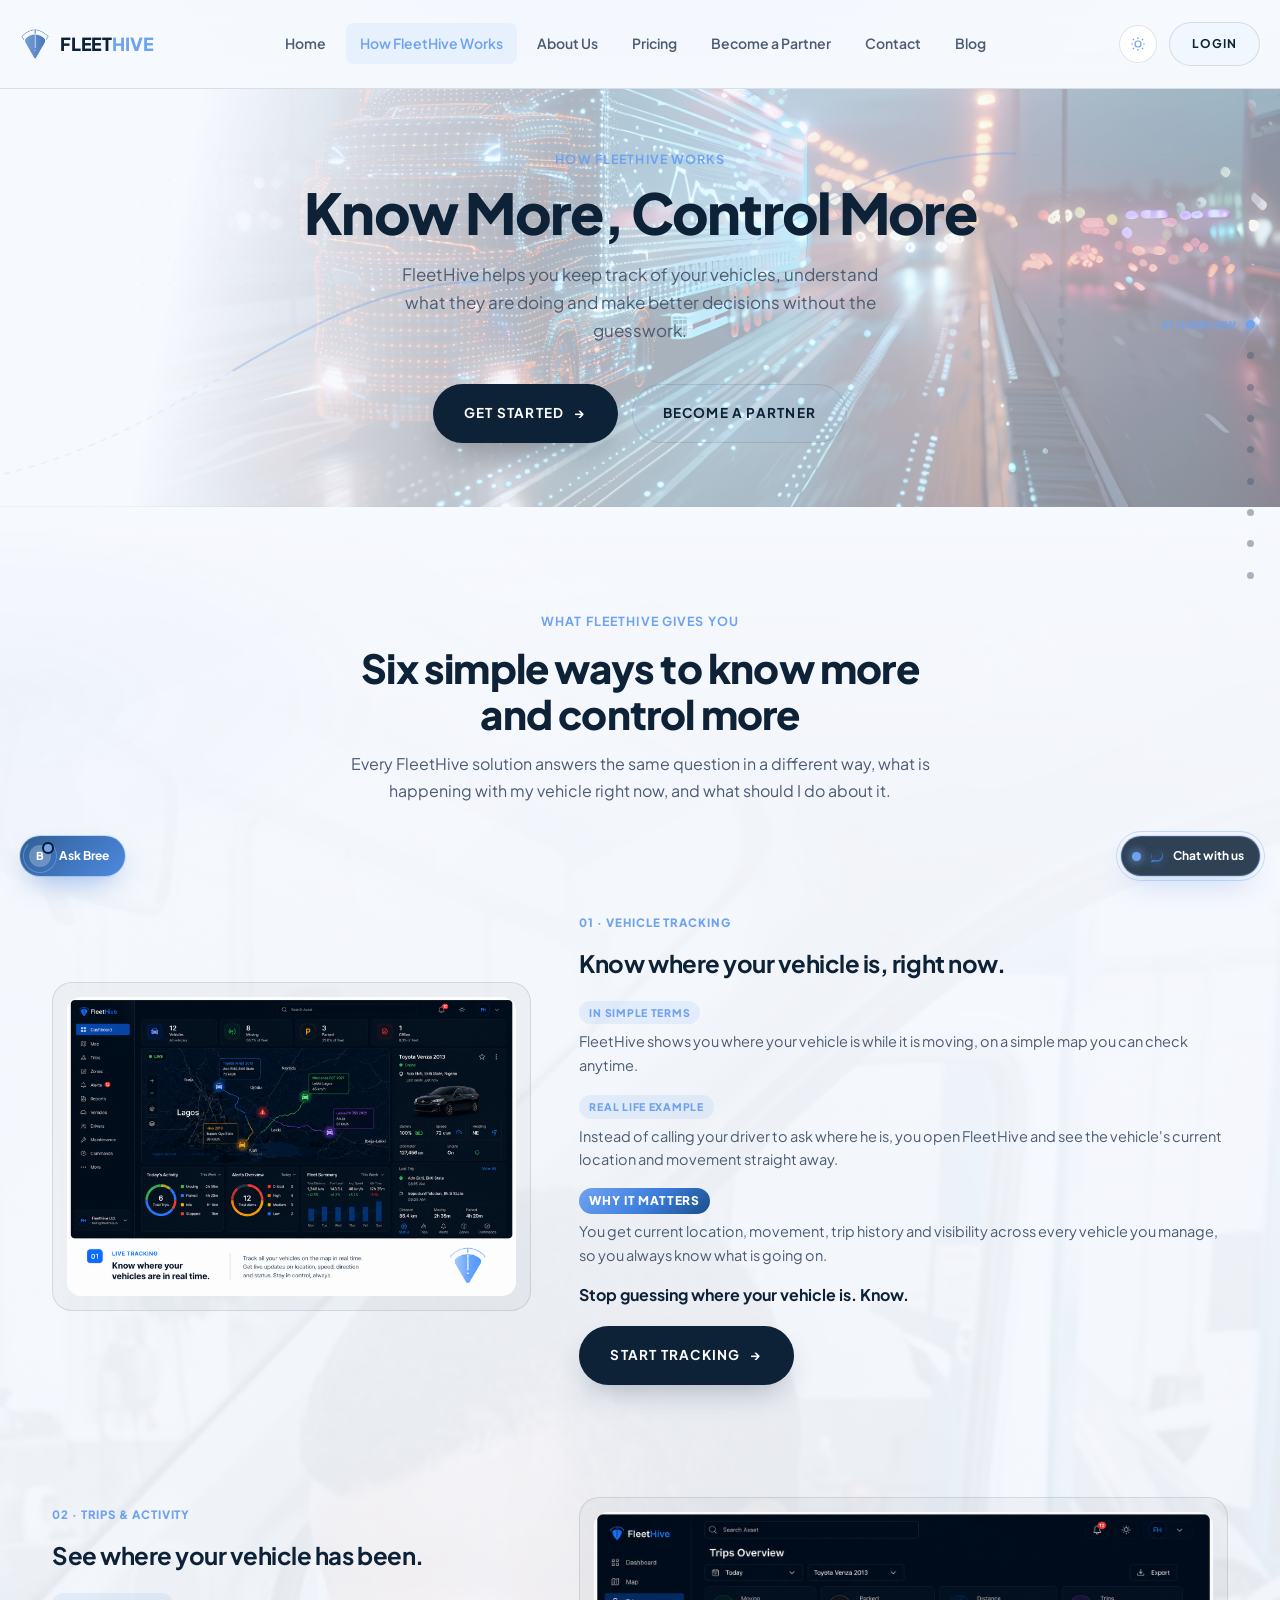
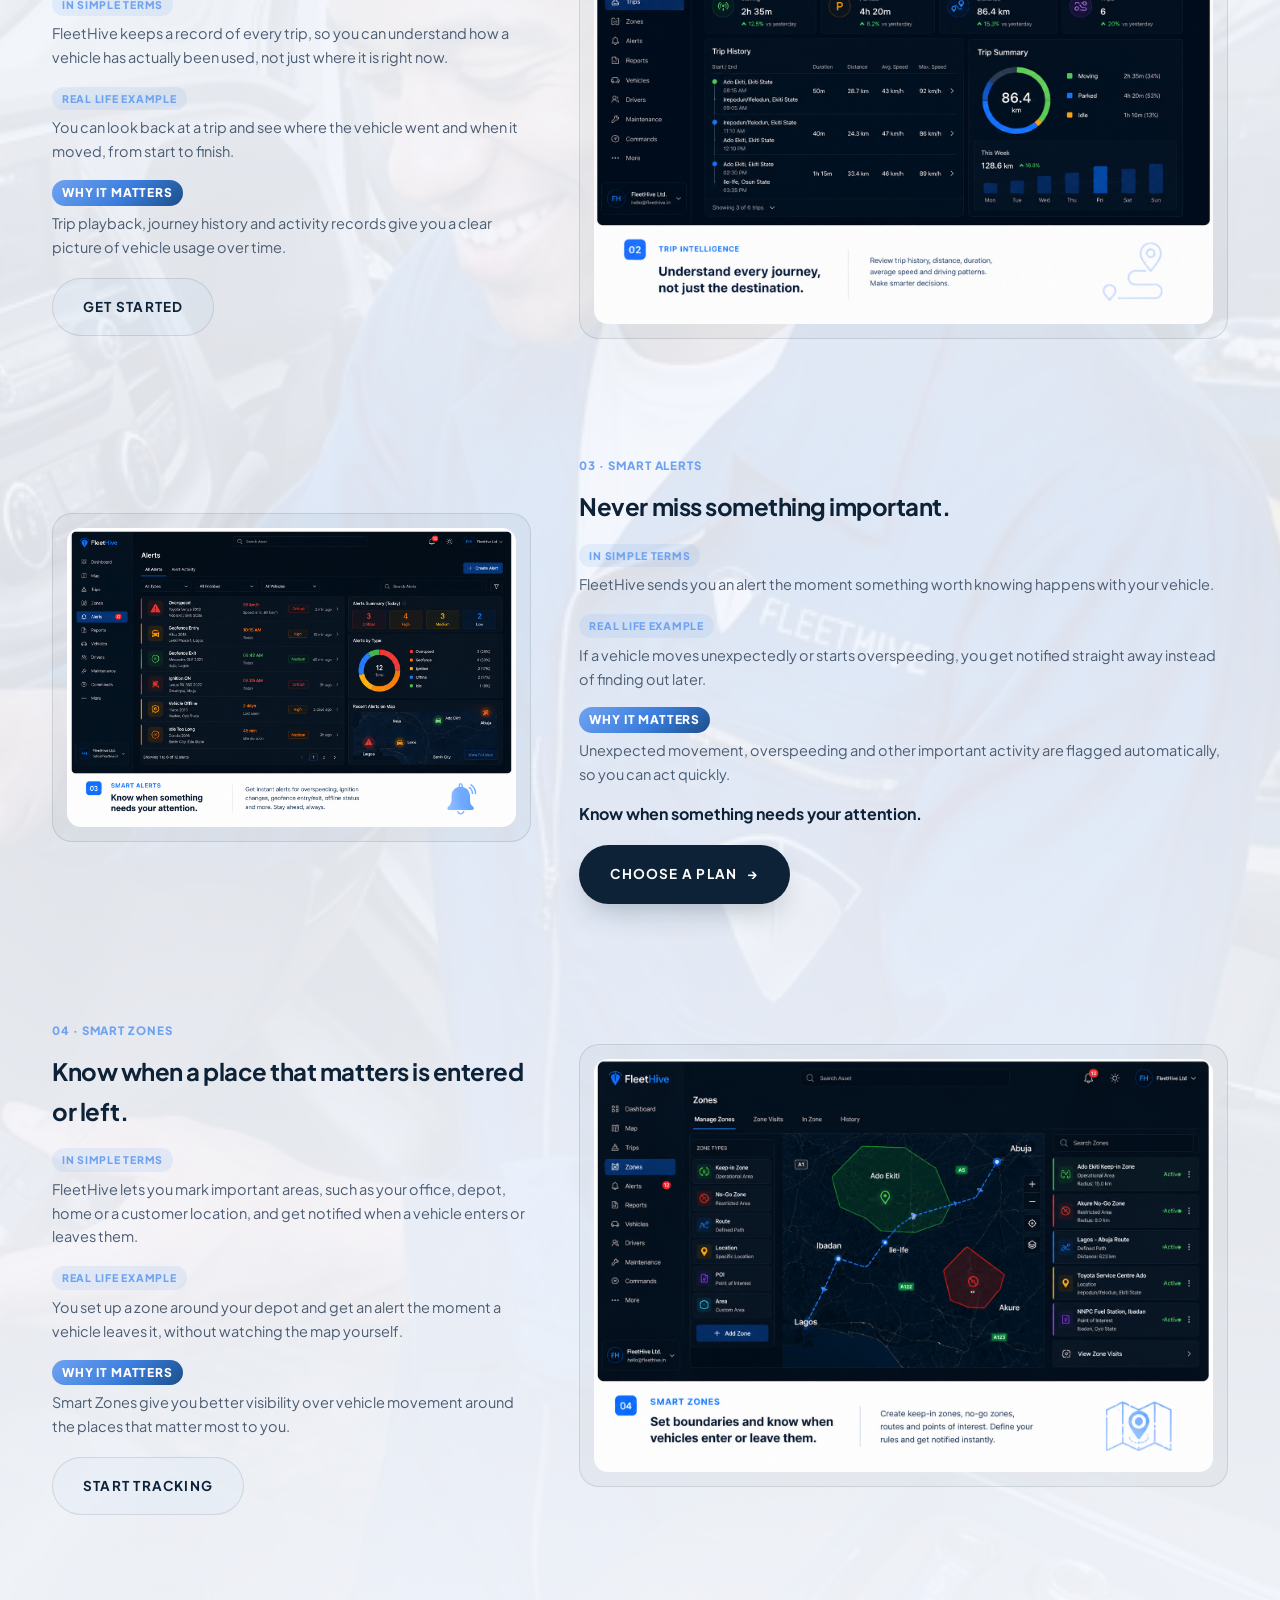
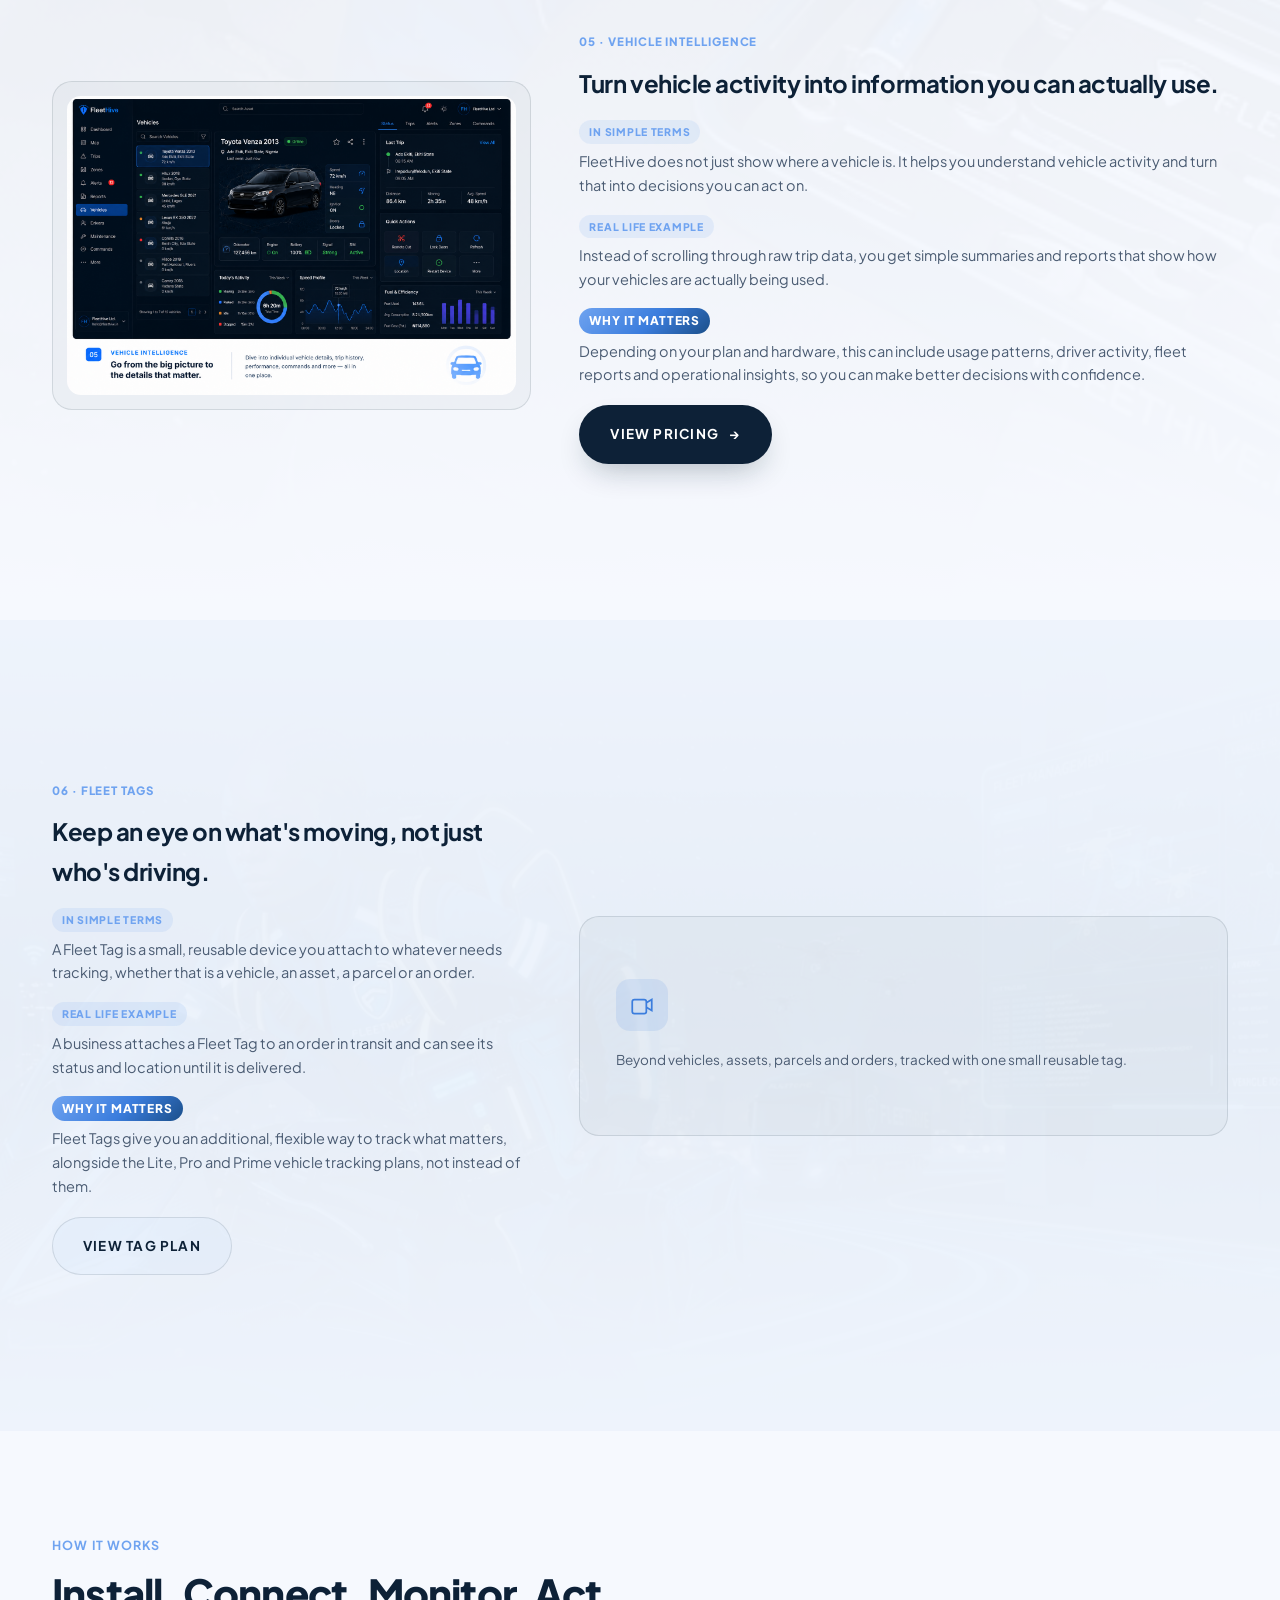
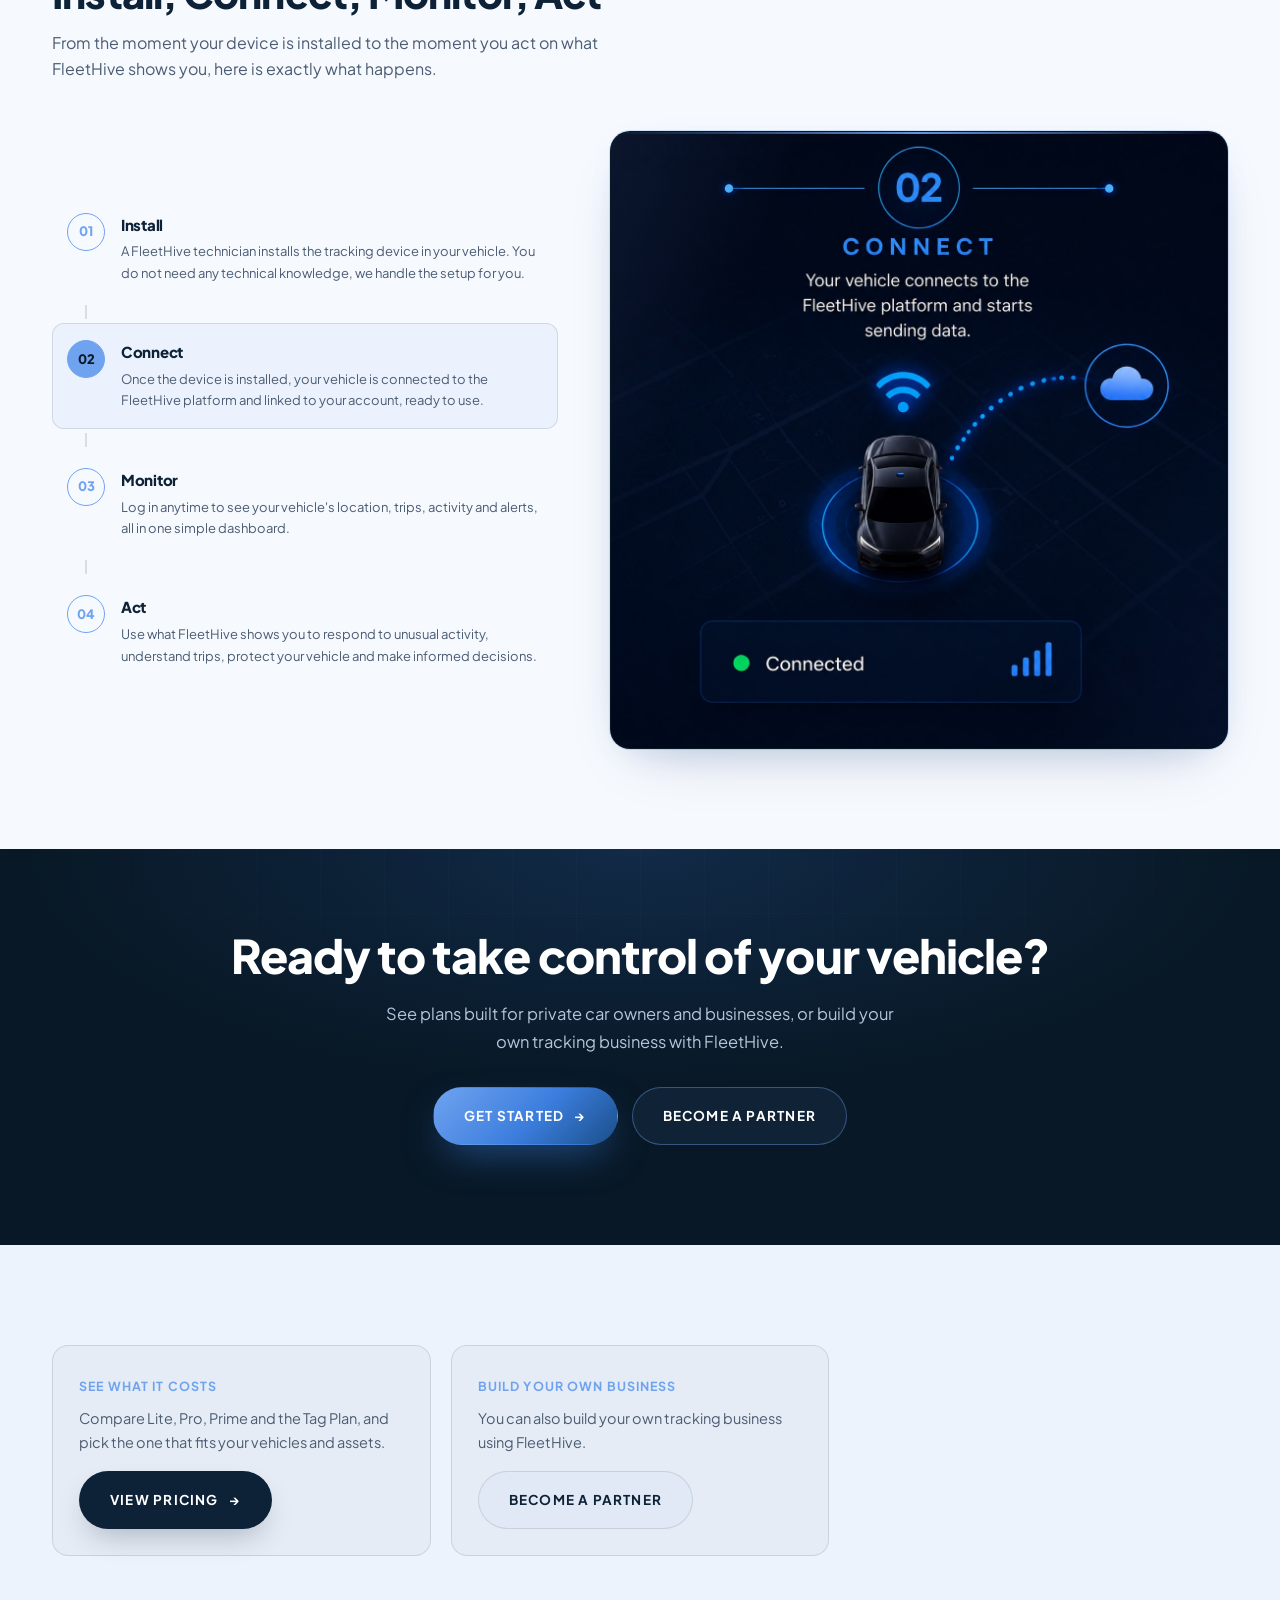
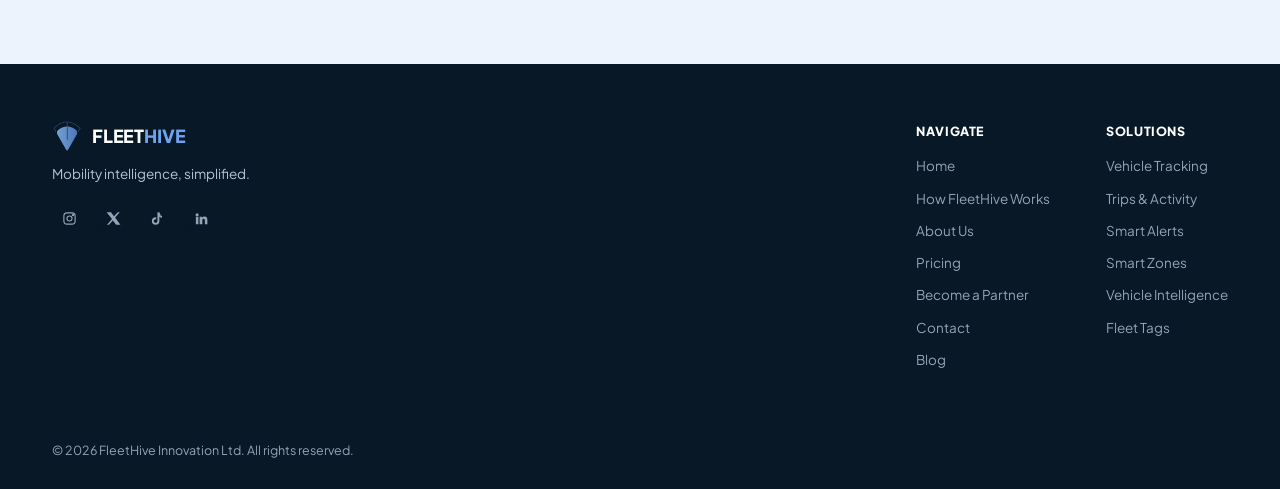
<file: how-it-works.html>
<!DOCTYPE html>
<html lang="en">
<head>
<meta charset="UTF-8">
<meta name="viewport" content="width=device-width, initial-scale=1.0">
<title>How FleetHive Works — FleetHive</title>
<link rel="icon" type="image/x-icon" href="/favicon.ico">
<link rel="icon" type="image/png" sizes="32x32" href="/favicon-32x32.png">
<link rel="icon" type="image/png" sizes="16x16" href="/favicon-16x16.png">
<link rel="apple-touch-icon" sizes="180x180" href="/apple-touch-icon.png">
<link rel="manifest" href="/site.webmanifest">
<meta name="theme-color" content="#0D2137">
<meta name="description" content="See what FleetHive does, how it solves real vehicle problems, and how to get started, vehicle tracking, trips, alerts, zones, intelligence and Fleet Tags explained simply.">
<link rel="preconnect" href="https://fonts.googleapis.com">
<link href="https://fonts.googleapis.com/css2?family=Plus+Jakarta+Sans:wght@400;500;600;700;800&display=swap" rel="stylesheet">
<link rel="stylesheet" href="style.css">
</head>
<body>

<!-- ===================== HEADER ===================== -->
<header>
  <nav class="wrap navbar">
    <a href="index.html" class="logo">
      <img src="assets/logo.png" alt="FleetHive logo" class="logo-icon-img">
      <span class="logo-text">FLEET<span class="hive">HIVE</span></span>
    </a>
    <div class="nav-links">
      <a href="index.html">Home</a>
      <a href="how-it-works.html" class="active-link">How FleetHive Works</a>
      <a href="about.html">About Us</a>
      <a href="pricing.html">Pricing</a>
      <a href="partners.html">Become a Partner</a>
      <a href="contact.html">Contact</a>
      <a href="blog.html">Blog</a>
    </div>
    <div class="nav-actions">
      <button class="theme-toggle" id="themeToggle" aria-label="Toggle light/dark mode">
        <svg id="themeIconMoon" viewBox="0 0 24 24" fill="none" stroke="currentColor" stroke-width="1.8"><path d="M21 12.5A9 9 0 1 1 11.5 3 7 7 0 0 0 21 12.5z"/></svg>
      </button>
      <a href="https://app.fleethive.in" class="btn btn-outline" style="padding:11px 22px; font-size:12px;">Login</a>
      <a href="pricing.html" class="btn btn-primary nav-get-started" aria-label="Get Started">Get Started</a>
      <button class="mobile-toggle" id="mobileToggleBtn" onclick="fhToggleMobile()" aria-label="Menu"><span></span><span></span><span></span></button>
    </div>
  </nav>
</header>

<div class="mobile-panel" id="mp">
<a href="index.html">Home</a>
  <a href="how-it-works.html">How FleetHive Works</a>
  <a href="about.html">About Us</a>
  <a href="pricing.html">Pricing</a>
  <a href="partners.html">Become a Partner</a>
  <a href="contact.html">Contact</a>
  <a href="blog.html">Blog</a>
  <a href="https://app.fleethive.in">Login</a>
  <div class="mp-actions">
    <button class="theme-toggle" id="themeToggleMobile" aria-label="Toggle light/dark mode" style="width:46px;height:46px;">
      <svg viewBox="0 0 24 24" fill="none" stroke="currentColor" stroke-width="1.8"><path d="M21 12.5A9 9 0 1 1 11.5 3 7 7 0 0 0 21 12.5z"/></svg>
    </button>
    <a href="pricing.html" class="btn btn-primary" style="flex:1; justify-content:center;">Get Started</a>
  </div>
</div>

<!-- ===================== SIDE SECTION INDICATOR ===================== -->
<div class="side-indicator">
  <div class="si-item active" data-target="hiwHero"><span class="si-label">01 OVERVIEW</span><span class="si-dot"></span></div>
  <div class="si-item" data-target="tracking"><span class="si-label">02 TRACKING</span><span class="si-dot"></span></div>
  <div class="si-item" data-target="trips"><span class="si-label">03 TRIPS</span><span class="si-dot"></span></div>
  <div class="si-item" data-target="alerts"><span class="si-label">04 ALERTS</span><span class="si-dot"></span></div>
  <div class="si-item" data-target="zones"><span class="si-label">05 ZONES</span><span class="si-dot"></span></div>
  <div class="si-item" data-target="intelligence"><span class="si-label">06 INTELLIGENCE</span><span class="si-dot"></span></div>
  <div class="si-item" data-target="fleet-tags"><span class="si-label">07 FLEET TAGS</span><span class="si-dot"></span></div>
  <div class="si-item" data-target="steps"><span class="si-label">08 HOW IT WORKS</span><span class="si-dot"></span></div>
  <div class="si-item" data-target="hiwFinalCta"><span class="si-label">09 GET STARTED</span><span class="si-dot"></span></div>
</div>
<div class="side-indicator-mobile" id="sideIndicatorMobile">
  <span class="sim-dot active" data-target="hiwHero"></span>
  <span class="sim-dot" data-target="tracking"></span>
  <span class="sim-dot" data-target="trips"></span>
  <span class="sim-dot" data-target="alerts"></span>
  <span class="sim-dot" data-target="zones"></span>
  <span class="sim-dot" data-target="intelligence"></span>
  <span class="sim-dot" data-target="fleet-tags"></span>
  <span class="sim-dot" data-target="steps"></span>
  <span class="sim-dot" data-target="hiwFinalCta"></span>
</div>

<!-- ===================== HERO ===================== -->
<section class="hero hiw-hero" id="hiwHero">
  <div class="hero-truck-bg"></div>
  <div class="hero-bg-tracking">
    <svg viewBox="0 0 1200 700" preserveAspectRatio="xMidYMid slice">
      <path class="hbt-route" d="M-20,520 C200,480 300,300 520,340 C700,370 780,180 1000,220 C1100,240 1150,180 1220,150"/>
      <path class="hbt-route-glow" d="M-20,520 C200,480 300,300 520,340 C700,370 780,180 1000,220 C1100,240 1150,180 1220,150"/>
      <circle class="hbt-node" cx="200" cy="480"/><circle class="hbt-node" cx="520" cy="340"/>
      <circle class="hbt-node-pulse" cx="780" cy="180"/><circle class="hbt-node" cx="1000" cy="220"/>
    </svg>
  </div>
  <div class="bg-pattern bg-dots"></div>
  <div class="wrap reveal in" style="max-width:760px; text-align:center; margin:0 auto;">
    <span class="eyebrow">How FleetHive works</span>
    <h1>Know More, Control More</h1>
    <p class="lead" style="margin:16px auto 40px;">FleetHive helps you keep track of your vehicles, understand what they are doing and make better decisions without the guesswork.</p>
    <div class="hero-actions" style="justify-content:center;">
      <a href="pricing.html" class="btn btn-primary">Get Started <span class="arrow">→</span></a>
      <a href="partners.html" class="btn btn-outline">Become a Partner</a>
    </div>
  </div>
</section>

<!-- ===================== SOLUTIONS INTRO ===================== -->
<section style="position:relative;">
  <div class="sol-page-bg-installer"></div>
  <div class="wrap" style="position:relative; z-index:2;">
    <div class="sec-head center reveal" style="margin-left:auto;margin-right:auto;">
      <span class="eyebrow">What FleetHive gives you</span>
      <h2>Six simple ways to know more and control more</h2>
      <p>Every FleetHive solution answers the same question in a different way, what is happening with my vehicle right now, and what should I do about it.</p>
    </div>
  </div>

  <!-- SOLUTION 1 — VEHICLE TRACKING -->
  <div class="wrap" id="tracking" style="position:relative; z-index:2;">
    <div class="solution-block reveal">
      <div class="sb-panel" style="padding:14px;">
        <img src="assets/platform-1-live-tracking.png" alt="FleetHive live vehicle tracking screen" style="width:100%; border-radius:14px; display:block;">
      </div>
      <div class="sb-content">
        <span class="sb-eyebrow">01 · Vehicle Tracking</span>
        <h3>Know where your vehicle is, right now.</h3>
        <div class="sb-row"><span class="sb-label">In simple terms</span><p>FleetHive shows you where your vehicle is while it is moving, on a simple map you can check anytime.</p></div>
        <div class="sb-row"><span class="sb-label">Real life example</span><p>Instead of calling your driver to ask where he is, you open FleetHive and see the vehicle's current location and movement straight away.</p></div>
        <div class="sb-row"><span class="sb-label">Why it matters</span><p>You get current location, movement, trip history and visibility across every vehicle you manage, so you always know what is going on.</p></div>
        <p style="font-weight:700; color:var(--heading); margin-top:14px;">Stop guessing where your vehicle is. Know.</p>
        <div class="sb-cta"><a href="pricing.html" class="btn btn-primary">Start Tracking <span class="arrow">→</span></a></div>
      </div>
    </div>
  </div>

  <!-- SOLUTION 2 — TRIPS & ACTIVITY -->
  <div class="wrap" id="trips" style="position:relative; z-index:2;">
    <div class="solution-block reverse reveal">
      <div class="sb-panel" style="padding:14px;">
        <img src="assets/platform-2-trip-intelligence.png" alt="FleetHive trip history screen" style="width:100%; border-radius:14px; display:block;">
      </div>
      <div class="sb-content">
        <span class="sb-eyebrow">02 · Trips &amp; Activity</span>
        <h3>See where your vehicle has been.</h3>
        <div class="sb-row"><span class="sb-label">In simple terms</span><p>FleetHive keeps a record of every trip, so you can understand how a vehicle has actually been used, not just where it is right now.</p></div>
        <div class="sb-row"><span class="sb-label">Real life example</span><p>You can look back at a trip and see where the vehicle went and when it moved, from start to finish.</p></div>
        <div class="sb-row"><span class="sb-label">Why it matters</span><p>Trip playback, journey history and activity records give you a clear picture of vehicle usage over time.</p></div>
        <div class="sb-cta"><a href="pricing.html" class="btn btn-outline">Get Started</a></div>
      </div>
    </div>
  </div>

  <!-- SOLUTION 3 — SMART ALERTS -->
  <div class="wrap" id="alerts" style="position:relative; z-index:2;">
    <div class="solution-block reveal">
      <div class="sb-panel" style="padding:14px;">
        <img src="assets/platform-3-smart-alert.png" alt="FleetHive smart alerts screen" style="width:100%; border-radius:14px; display:block;">
      </div>
      <div class="sb-content">
        <span class="sb-eyebrow">03 · Smart Alerts</span>
        <h3>Never miss something important.</h3>
        <div class="sb-row"><span class="sb-label">In simple terms</span><p>FleetHive sends you an alert the moment something worth knowing happens with your vehicle.</p></div>
        <div class="sb-row"><span class="sb-label">Real life example</span><p>If a vehicle moves unexpectedly or starts overspeeding, you get notified straight away instead of finding out later.</p></div>
        <div class="sb-row"><span class="sb-label">Why it matters</span><p>Unexpected movement, overspeeding and other important activity are flagged automatically, so you can act quickly.</p></div>
        <p style="font-weight:700; color:var(--heading); margin-top:14px;">Know when something needs your attention.</p>
        <div class="sb-cta"><a href="pricing.html" class="btn btn-primary">Choose a Plan <span class="arrow">→</span></a></div>
      </div>
    </div>
  </div>

  <!-- SOLUTION 4 — SMART ZONES -->
  <div class="wrap" id="zones" style="position:relative; z-index:2;">
    <div class="solution-block reverse reveal">
      <div class="sb-panel" style="padding:14px;">
        <img src="assets/platform-4-smart-zones.png" alt="FleetHive smart zones screen" style="width:100%; border-radius:14px; display:block;">
      </div>
      <div class="sb-content">
        <span class="sb-eyebrow">04 · Smart Zones</span>
        <h3>Know when a place that matters is entered or left.</h3>
        <div class="sb-row"><span class="sb-label">In simple terms</span><p>FleetHive lets you mark important areas, such as your office, depot, home or a customer location, and get notified when a vehicle enters or leaves them.</p></div>
        <div class="sb-row"><span class="sb-label">Real life example</span><p>You set up a zone around your depot and get an alert the moment a vehicle leaves it, without watching the map yourself.</p></div>
        <div class="sb-row"><span class="sb-label">Why it matters</span><p>Smart Zones give you better visibility over vehicle movement around the places that matter most to you.</p></div>
        <div class="sb-cta"><a href="pricing.html" class="btn btn-outline">Start Tracking</a></div>
      </div>
    </div>
  </div>

  <!-- SOLUTION 5 — VEHICLE INTELLIGENCE -->
  <div class="wrap" id="intelligence" style="position:relative; z-index:2;">
    <div class="solution-block reveal">
      <div class="sb-panel" style="padding:14px;">
        <img src="assets/platform-5-vehicle-intelligence.png" alt="FleetHive vehicle intelligence screen" style="width:100%; border-radius:14px; display:block;">
      </div>
      <div class="sb-content">
        <span class="sb-eyebrow">05 · Vehicle Intelligence</span>
        <h3>Turn vehicle activity into information you can actually use.</h3>
        <div class="sb-row"><span class="sb-label">In simple terms</span><p>FleetHive does not just show where a vehicle is. It helps you understand vehicle activity and turn that into decisions you can act on.</p></div>
        <div class="sb-row"><span class="sb-label">Real life example</span><p>Instead of scrolling through raw trip data, you get simple summaries and reports that show how your vehicles are actually being used.</p></div>
        <div class="sb-row"><span class="sb-label">Why it matters</span><p>Depending on your plan and hardware, this can include usage patterns, driver activity, fleet reports and operational insights, so you can make better decisions with confidence.</p></div>
        <div class="sb-cta"><a href="pricing.html" class="btn btn-primary">View Pricing <span class="arrow">→</span></a></div>
      </div>
    </div>
  </div>
</section>

<!-- SOLUTION 6 — FLEET TAGS (FT.png background) -->
<section class="section-deep" style="position:relative;" id="fleet-tags">
  <div class="sol-page-bg-tag"></div>
  <div class="wrap" style="position:relative; z-index:2;">
    <div class="solution-block reverse reveal">
      <div class="sb-panel">
        <div class="sol-icon" style="margin-bottom:18px;"><svg width="26" height="26" viewBox="0 0 24 24" fill="none" stroke="#3B7DDD" stroke-width="1.6"><rect x="3" y="7" width="13" height="13" rx="2"/><path d="M16 10l5-3v10l-5-3"/></svg></div>
        <p style="font-size:13.5px;">Beyond vehicles, assets, parcels and orders, tracked with one small reusable tag.</p>
      </div>
      <div class="sb-content">
        <span class="sb-eyebrow">06 · Fleet Tags</span>
        <h3>Keep an eye on what's moving, not just who's driving.</h3>
        <div class="sb-row"><span class="sb-label">In simple terms</span><p>A Fleet Tag is a small, reusable device you attach to whatever needs tracking, whether that is a vehicle, an asset, a parcel or an order.</p></div>
        <div class="sb-row"><span class="sb-label">Real life example</span><p>A business attaches a Fleet Tag to an order in transit and can see its status and location until it is delivered.</p></div>
        <div class="sb-row"><span class="sb-label">Why it matters</span><p>Fleet Tags give you an additional, flexible way to track what matters, alongside the Lite, Pro and Prime vehicle tracking plans, not instead of them.</p></div>
        <div class="sb-cta"><a href="pricing.html?plan=tagplan" class="btn btn-outline">View Tag Plan</a></div>
      </div>
    </div>
  </div>
</section>

<!-- ===================== HOW IT WORKS — 4 STEPS ===================== -->
<section id="steps">
  <div class="wrap">
    <div class="sec-head reveal">
      <span class="eyebrow">How it works</span>
      <h2>Install, Connect, Monitor, Act</h2>
      <p>From the moment your device is installed to the moment you act on what FleetHive shows you, here is exactly what happens.</p>
    </div>
    <div class="hiw-layout reveal" id="hiwCarousel">
      <div class="hiw-steplist">
        <div class="hiw-li active"><div class="hiw-num">01</div><div><h4>Install</h4><p>A FleetHive technician installs the tracking device in your vehicle. You do not need any technical knowledge, we handle the setup for you.</p></div></div>
        <div class="hiw-connector"></div>
        <div class="hiw-li"><div class="hiw-num">02</div><div><h4>Connect</h4><p>Once the device is installed, your vehicle is connected to the FleetHive platform and linked to your account, ready to use.</p></div></div>
        <div class="hiw-connector"></div>
        <div class="hiw-li"><div class="hiw-num">03</div><div><h4>Monitor</h4><p>Log in anytime to see your vehicle's location, trips, activity and alerts, all in one simple dashboard.</p></div></div>
        <div class="hiw-connector"></div>
        <div class="hiw-li"><div class="hiw-num">04</div><div><h4>Act</h4><p>Use what FleetHive shows you to respond to unusual activity, understand trips, protect your vehicle and make informed decisions.</p></div></div>
      </div>
      <div class="hiw-visual2" id="hiwVisual">
        <div class="hiw-scanline"></div>
        <div class="hiw-slide active"><img src="assets/hiw-install.png" alt="A FleetHive technician installing the tracking device"></div>
        <div class="hiw-slide"><img src="assets/hiw-connect.png" alt="Vehicle connected to the FleetHive platform"></div>
        <div class="hiw-slide"><img src="assets/hiw-monitor.png" alt="Monitoring location, trips, activity and alerts"></div>
        <div class="hiw-slide"><img src="assets/hiw-act.png" alt="Acting on FleetHive information"></div>
      </div>
    </div>
  </div>
</section>

<!-- ===================== HOW IT WORKS CTA ===================== -->
<section class="final-cta page-final-cta">
  <div class="bg-pattern bg-grid"></div>
  <div class="wrap reveal">
    <h2>Ready to take control of your vehicle?</h2>
    <p class="lead">See plans built for private car owners and businesses, or build your own tracking business with FleetHive.</p>
    <div class="hero-actions">
      <a href="pricing.html" class="btn btn-cta-primary">Get Started <span class="arrow">→</span></a>
      <a href="partners.html" class="btn btn-cta-outline">Become a Partner</a>
    </div>
  </div>
</section>

<!-- ===================== PRICING + PARTNER CONNECTION ===================== -->
<section class="section-deep" id="hiwFinalCta">
  <div class="wrap">
    <div class="mv-grid reveal-stagger">
      <div class="mv-card">
        <span class="eyebrow">See what it costs</span>
        <p>Compare Lite, Pro, Prime and the Tag Plan, and pick the one that fits your vehicles and assets.</p>
        <div class="sb-cta" style="margin-top:16px;"><a href="pricing.html" class="btn btn-primary">View Pricing <span class="arrow">→</span></a></div>
      </div>
      <div class="mv-card">
        <span class="eyebrow">Build your own business</span>
        <p>You can also build your own tracking business using FleetHive.</p>
        <div class="sb-cta" style="margin-top:16px;"><a href="partners.html" class="btn btn-outline">Become a Partner</a></div>
      </div>
    </div>
  </div>
</section>

<!-- ===================== FOOTER ===================== -->
<footer>
  <div class="wrap">
    <div class="foot-grid">
      <div class="foot-brand" style="max-width:300px;">
        <div class="logo">
          <img src="assets/logo.png" alt="FleetHive logo" class="logo-icon-img">
          <span class="logo-text">FLEET<span class="hive">HIVE</span></span>
        </div>
        <p>Mobility intelligence, simplified.</p>
        <div class="foot-social">
          <a href="https://www.instagram.com/fleethive_in?igsh=MTgycDF4bTFsbmJmdA==" aria-label="Instagram" target="_blank" rel="noopener"><svg width="15" height="15" viewBox="0 0 24 24" fill="none" stroke="currentColor" stroke-width="1.8"><rect x="3" y="3" width="18" height="18" rx="5"/><circle cx="12" cy="12" r="4"/><circle cx="17.5" cy="6.5" r="1"/></svg></a>
          <a href="https://x.com/FleetHiveIn" aria-label="X" target="_blank" rel="noopener"><svg width="15" height="15" viewBox="0 0 24 24" fill="currentColor"><path d="M18.9 2H22l-7.4 8.5L23 22h-6.8l-5.3-6.9L4.8 22H1.7l7.9-9.1L1 2h6.9l4.8 6.4L18.9 2z"/></svg></a>
          <a href="https://www.tiktok.com/@fleethivein?_r=1&_t=ZS-974kRxDl597" aria-label="TikTok" target="_blank" rel="noopener"><svg width="15" height="15" viewBox="0 0 24 24" fill="currentColor"><path d="M16.6 5.2c-.9-.8-1.5-2-1.6-3.2h-3.1v13.9c0 1.6-1.3 2.9-2.9 2.9s-2.9-1.3-2.9-2.9 1.3-2.9 2.9-2.9c.3 0 .6.05.9.14v-3.2a6 6 0 0 0-.9-.07 6 6 0 1 0 6 6V9.2c1.2.9 2.7 1.4 4.2 1.4V7.5c-.9 0-1.9-.3-2.6-.9z"/></svg></a>
          <a href="https://www.linkedin.com/company/fleethivein/" aria-label="LinkedIn" target="_blank" rel="noopener"><svg width="15" height="15" viewBox="0 0 24 24" fill="currentColor"><path d="M4.98 3.5a2.5 2.5 0 1 1 0 5 2.5 2.5 0 0 1 0-5zM3 9h4v12H3zM9 9h3.8v1.7h.05c.53-1 1.83-2.05 3.77-2.05 4.03 0 4.78 2.65 4.78 6.1V21h-4v-5.6c0-1.34-.02-3.06-1.87-3.06-1.87 0-2.16 1.46-2.16 2.96V21H9z"/></svg></a>
        </div>
      </div>
      <div class="foot-cols">
        <div class="foot-col">
          <h4>Navigate</h4>
          <a href="index.html">Home</a>
          <a href="how-it-works.html">How FleetHive Works</a>
          <a href="about.html">About Us</a>
          <a href="pricing.html">Pricing</a>
          <a href="partners.html">Become a Partner</a>
          <a href="contact.html">Contact</a>
          <a href="blog.html">Blog</a>
        </div>
        <div class="foot-col">
          <h4>Solutions</h4>
          <a href="how-it-works.html#tracking">Vehicle Tracking</a>
          <a href="how-it-works.html#trips">Trips &amp; Activity</a>
          <a href="how-it-works.html#alerts">Smart Alerts</a>
          <a href="how-it-works.html#zones">Smart Zones</a>
          <a href="how-it-works.html#intelligence">Vehicle Intelligence</a>
          <a href="how-it-works.html#fleet-tags">Fleet Tags</a>
        </div>
      </div>
    </div>
    <div class="foot-bottom"><span>© 2026 FleetHive Innovation Ltd. All rights reserved.</span></div>
  </div>
</footer>

<!-- ===================== EXIT-INTENT NEWSLETTER POPUP ===================== -->
<div class="exit-popup-overlay" id="exitPopup">
  <div class="exit-popup">
    <button class="exit-popup-close" id="exitPopupClose" aria-label="Close">&times;</button>
    <form class="exit-popup-form" id="exitPopupForm">
      <h4>Stay in the FleetHive Network</h4>
      <p>Get useful updates on mobility, vehicle security, fleet management and FleetHive.</p>
      <input type="text" id="exitPopupName" placeholder="Full name" autocomplete="name">
      <input type="email" id="exitPopupEmail" placeholder="Email address" autocomplete="email" required>
      <button type="submit" class="btn btn-primary">Get Updates</button>
    </form>
    <div class="exit-popup-success">
      <h4>You're on the list.</h4>
      <p>Thanks for joining the FleetHive network, watch your inbox for updates.</p>
    </div>
  </div>
</div>

<script src="global-floating.js"></script>
<script src="bree-knowledge.js"></script>
<script src="site.js"></script>
</body>
</html>
</file>
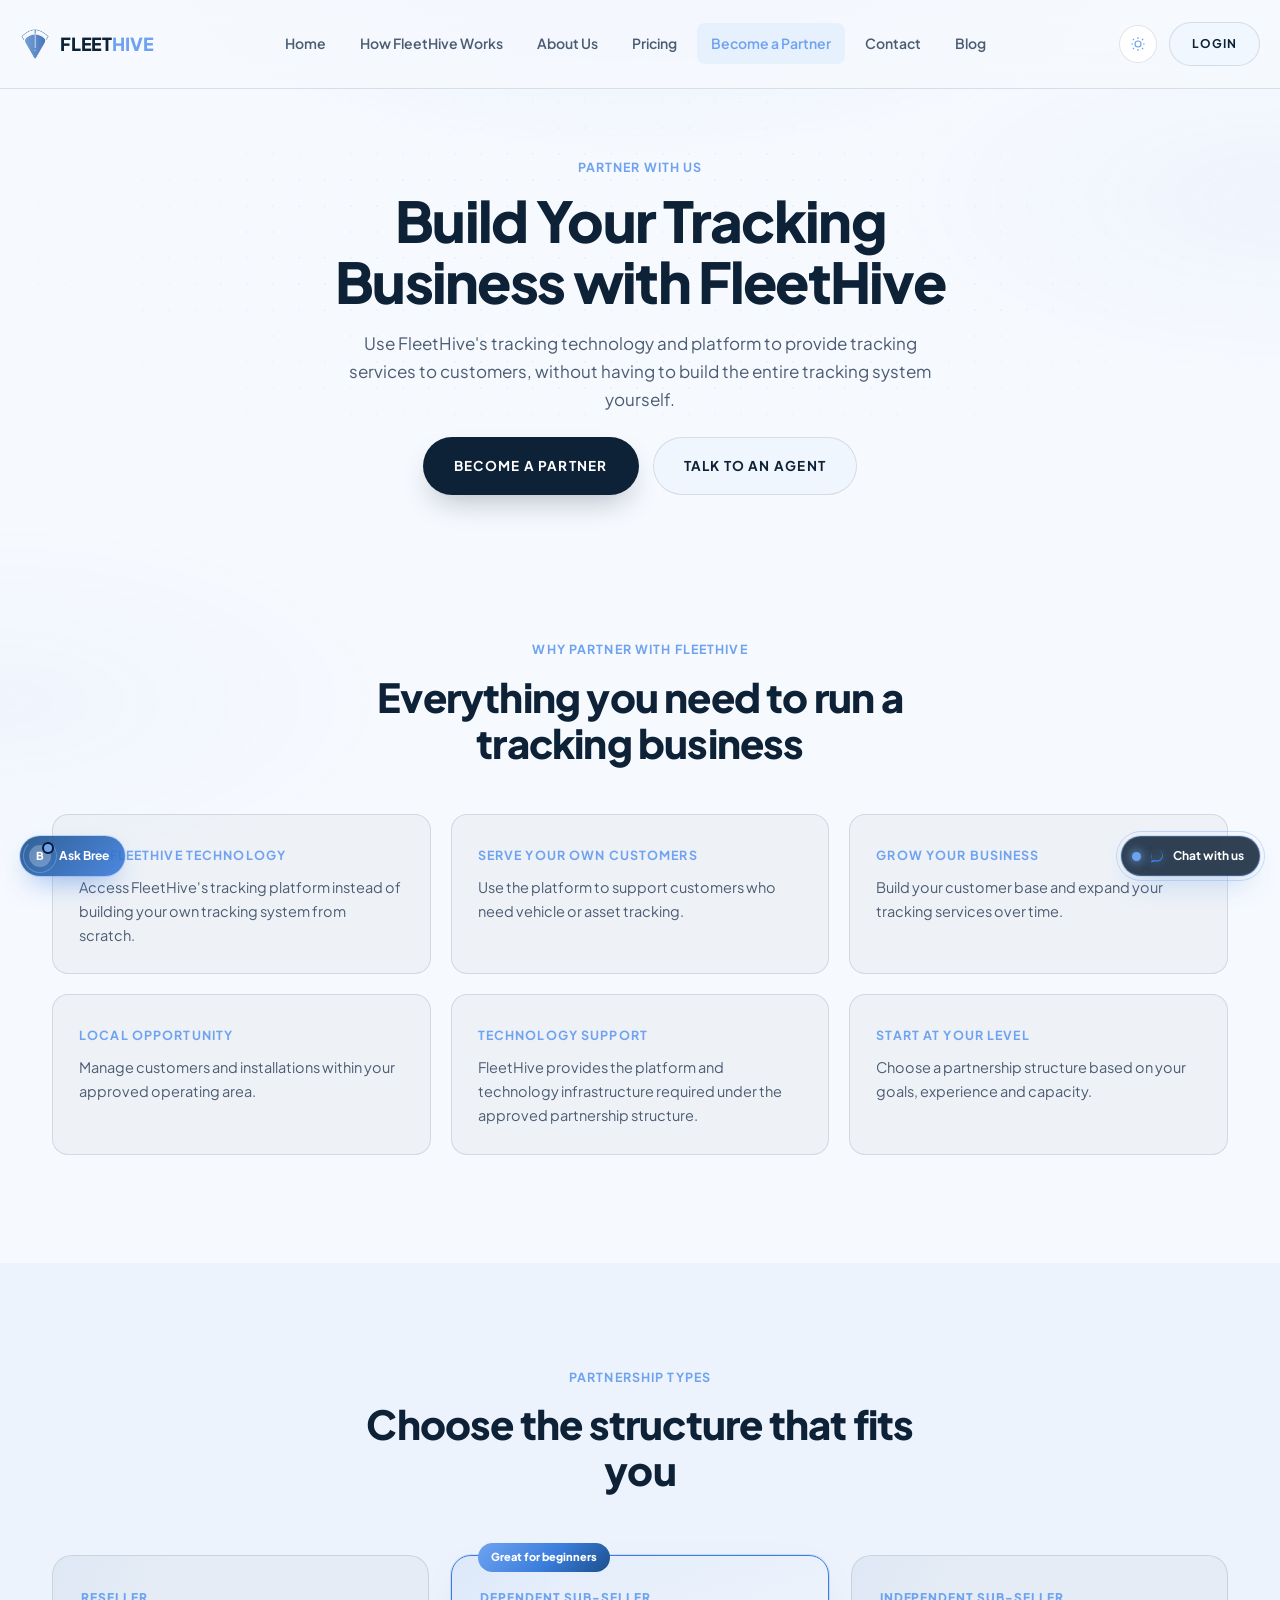
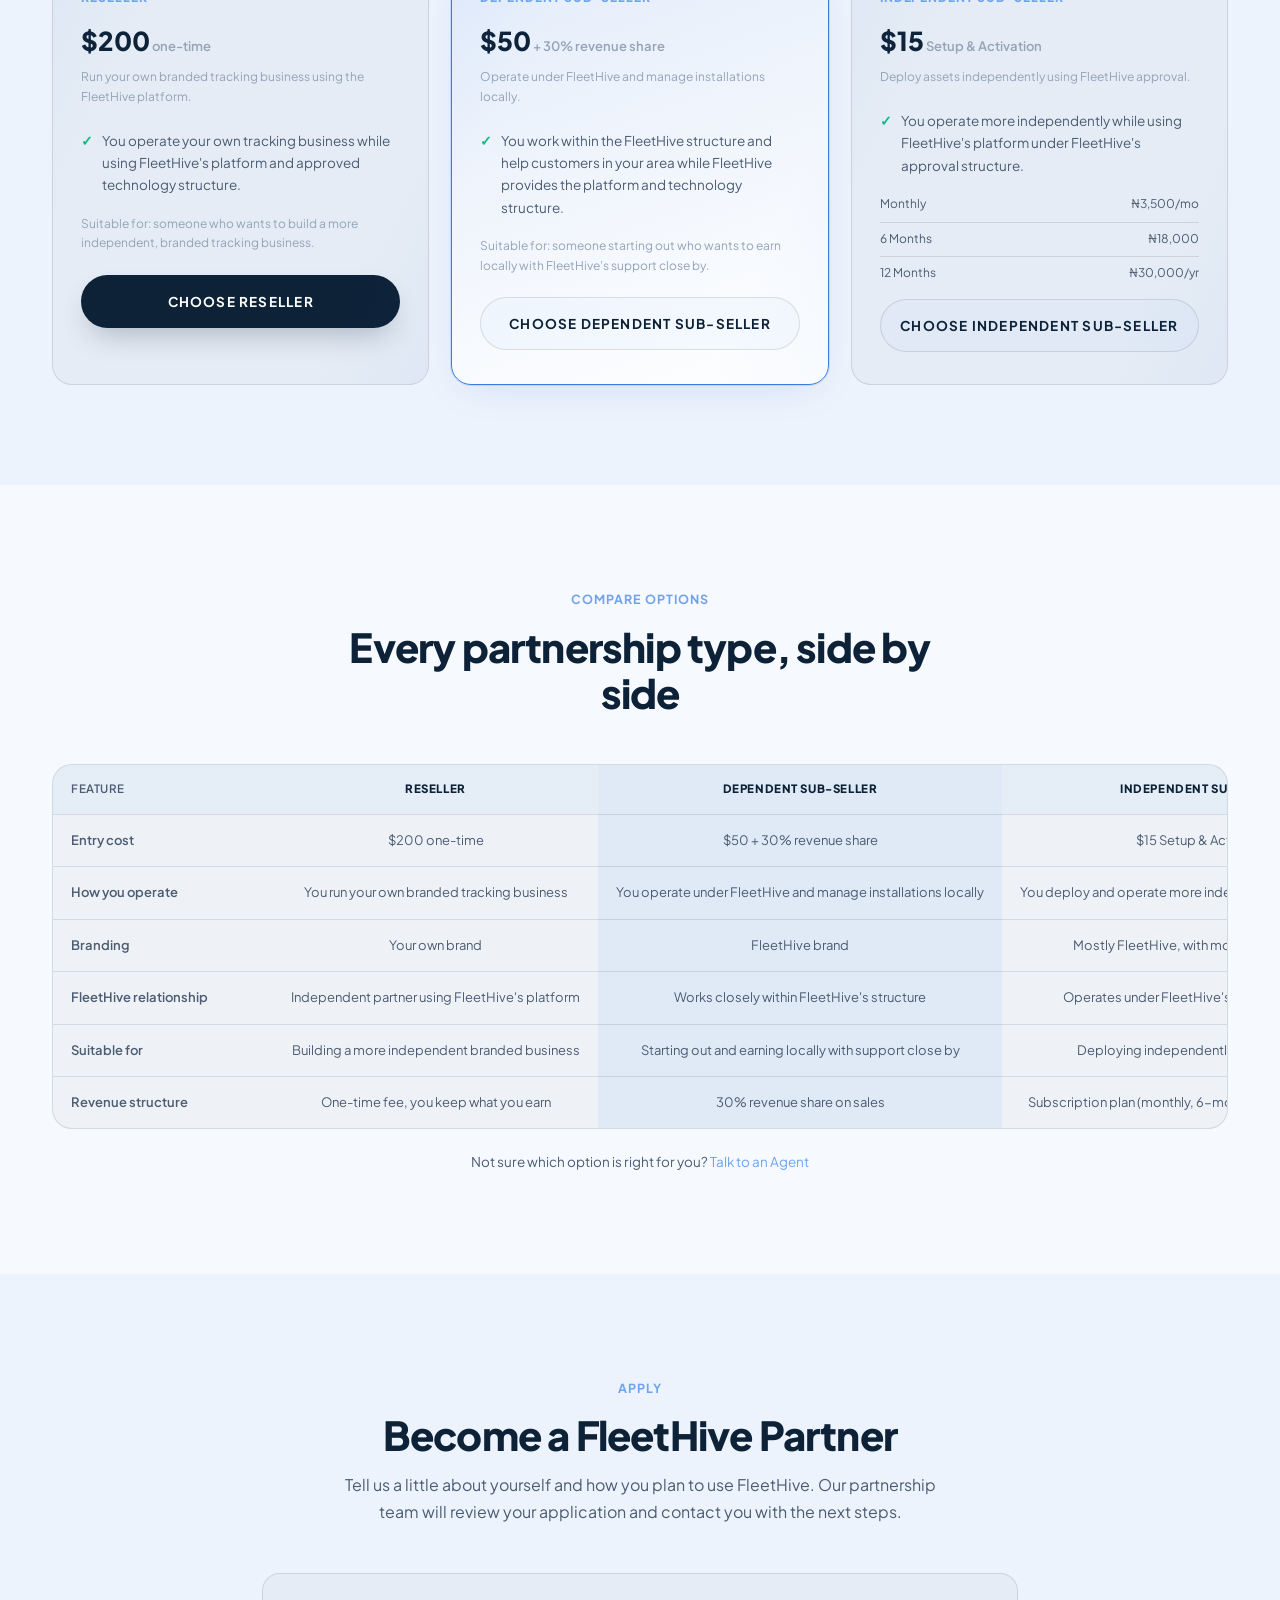
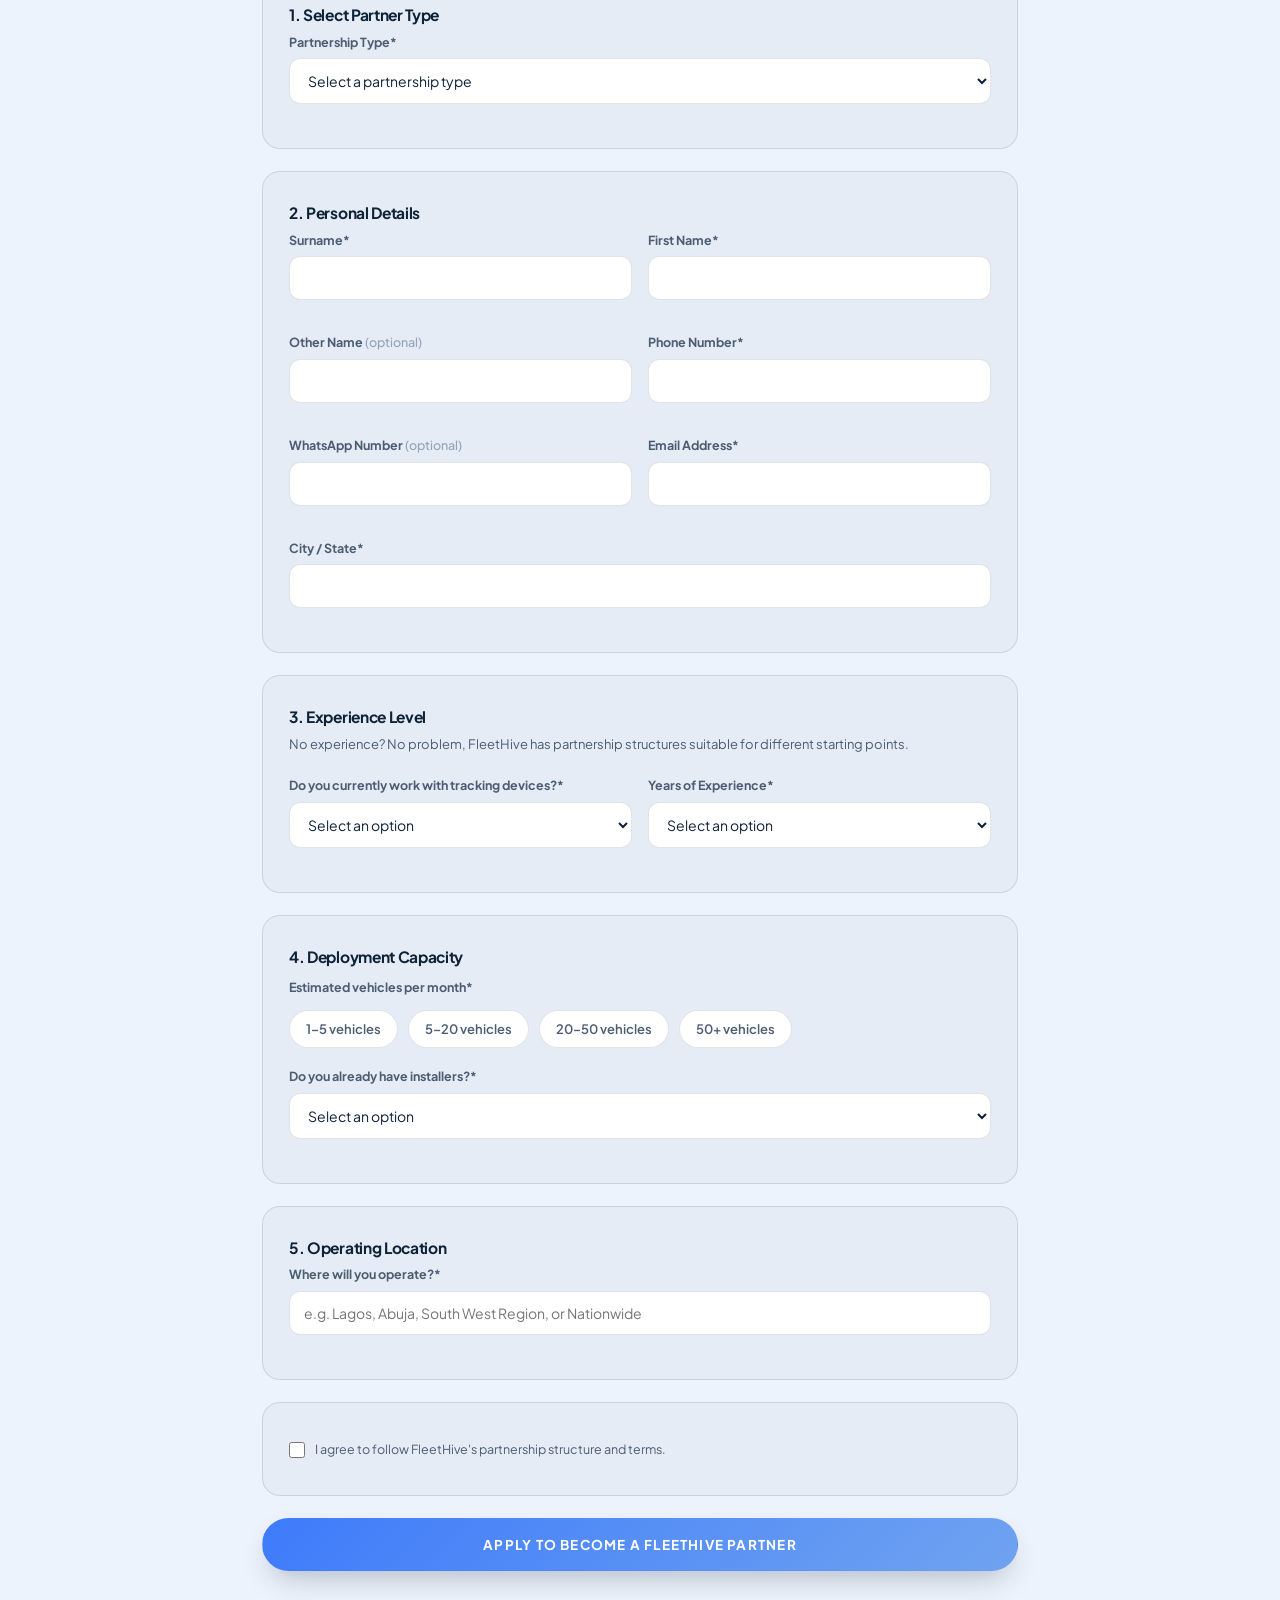
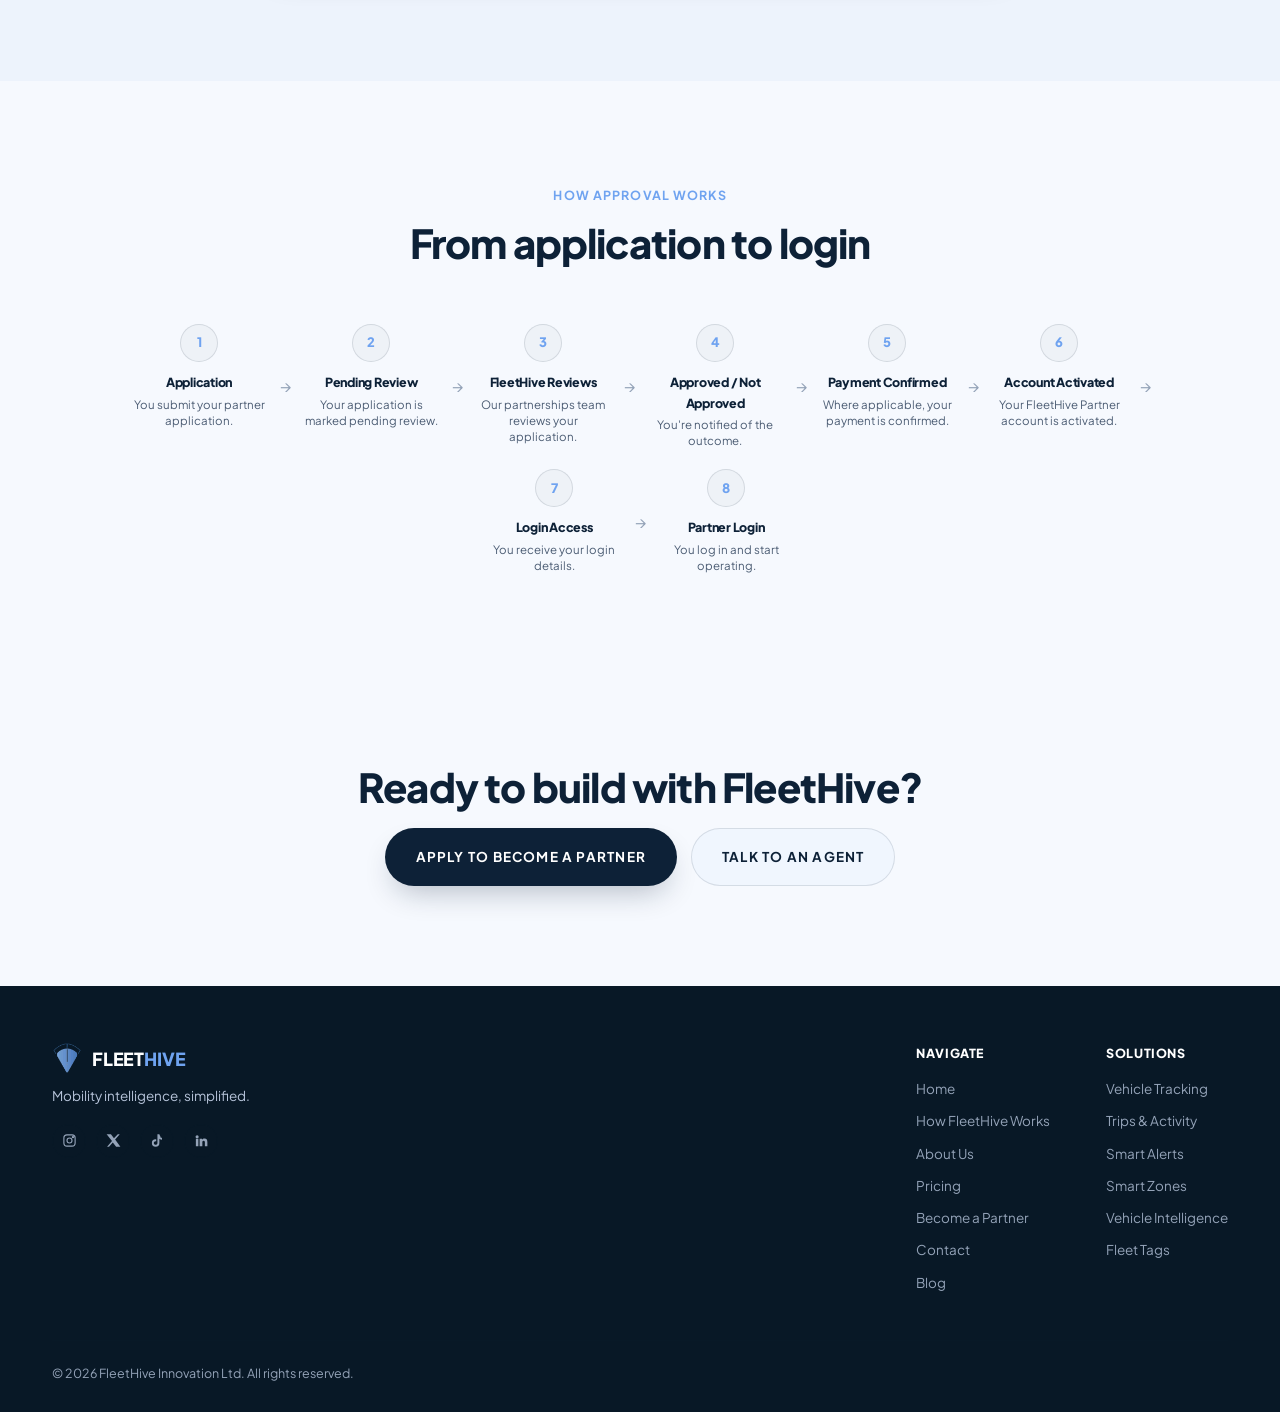
<file: partners.html>
<!DOCTYPE html>
<html lang="en">
<head>
<meta charset="UTF-8">
<meta name="viewport" content="width=device-width, initial-scale=1.0">
<title>Become a Partner — FleetHive</title>
<link rel="icon" type="image/x-icon" href="/favicon.ico">
<link rel="icon" type="image/png" sizes="32x32" href="/favicon-32x32.png">
<link rel="icon" type="image/png" sizes="16x16" href="/favicon-16x16.png">
<link rel="apple-touch-icon" sizes="180x180" href="/apple-touch-icon.png">
<link rel="manifest" href="/site.webmanifest">
<meta name="theme-color" content="#0D2137">
<meta name="description" content="Become a FleetHive Partner. Choose Reseller, Dependent Sub-seller or Independent Sub-seller, apply in minutes, and build a tracking business on FleetHive's platform.">
<link rel="preconnect" href="https://fonts.googleapis.com">
<link href="https://fonts.googleapis.com/css2?family=Plus+Jakarta+Sans:wght@400;500;600;700;800&display=swap" rel="stylesheet">
<link rel="stylesheet" href="style.css">
<style>
  /* Scoped to partners.html only, approval flow stepper + status pill */
  .status-pill{ display:inline-flex; align-items:center; gap:6px; font-size:11px; font-weight:800; letter-spacing:0.06em; text-transform:uppercase; color:#0D2137; background:var(--sky); padding:6px 14px; border-radius:20px; }
  .approval-flow{ display:flex; flex-wrap:wrap; align-items:stretch; justify-content:center; gap:0; }
  .approval-step{ display:flex; flex-direction:column; align-items:center; text-align:center; width:150px; padding:10px 6px; }
  .approval-step .as-num{ width:38px; height:38px; border-radius:50%; border:1.5px solid var(--border); display:flex; align-items:center; justify-content:center; font-size:13px; font-weight:800; color:var(--sky); background:var(--card-bg); margin-bottom:10px; flex-shrink:0; }
  .approval-step .as-text{ display:flex; flex-direction:column; }
  .approval-step h4{ font-size:12.5px; color:var(--heading); margin-bottom:4px; }
  .approval-step p{ font-size:11.5px; color:var(--text-secondary); line-height:1.4; margin:0; }
  .approval-arrow{ display:flex; align-items:center; justify-content:center; color:var(--silver); font-size:16px; width:22px; flex-shrink:0; }
  @media (max-width:900px){
    .approval-flow{ flex-direction:column; align-items:stretch; gap:0; }
    .approval-step{ width:100%; flex-direction:row; align-items:flex-start; text-align:left; gap:14px; padding:12px 4px; }
    .approval-step .as-num{ margin-bottom:0; margin-top:1px; }
    .approval-step .as-text{ flex:1; gap:4px; padding-top:2px; }
    .approval-arrow{ width:38px; height:16px; transform:rotate(90deg); margin:0; flex-shrink:0; }
  }
  .type-card-price{ font-size:26px; font-weight:800; color:var(--heading); margin:12px 0 2px; }
  .type-card-price span{ font-size:13px; color:var(--silver); font-weight:600; }
  .pay-plan-row{ display:flex; flex-direction:column; gap:8px; text-align:left; font-size:12px; color:var(--text-secondary); margin-top:10px; }
  .pay-plan-row div{ display:flex; justify-content:space-between; border-top:1px solid var(--border); padding-top:6px; }
  .pay-plan-row div:first-child{ border-top:none; padding-top:0; }
</style>
</head>
<body>

<header>
  <nav class="wrap navbar">
    <a href="index.html" class="logo">
      <img src="assets/logo.png" alt="FleetHive logo" class="logo-icon-img">
      <span class="logo-text">FLEET<span class="hive">HIVE</span></span>
    </a>
    <div class="nav-links">
      <a href="index.html">Home</a>
      <a href="how-it-works.html">How FleetHive Works</a>
      <a href="about.html">About Us</a>
      <a href="pricing.html">Pricing</a>
      <a href="partners.html" class="active-link">Become a Partner</a>
      <a href="contact.html">Contact</a>
      <a href="blog.html">Blog</a>
    </div>
    <div class="nav-actions">
      <button class="theme-toggle" id="themeToggle" aria-label="Toggle light/dark mode">
        <svg id="themeIconMoon" viewBox="0 0 24 24" fill="none" stroke="currentColor" stroke-width="1.8"><path d="M21 12.5A9 9 0 1 1 11.5 3 7 7 0 0 0 21 12.5z"/></svg>
      </button>
      <a href="https://app.fleethive.in" class="btn btn-outline" style="padding:11px 22px; font-size:12px;">Login</a>
      <a href="pricing.html" class="btn btn-primary nav-get-started" aria-label="Get Started">Get Started</a>
      <button class="mobile-toggle" id="mobileToggleBtn" onclick="fhToggleMobile()" aria-label="Menu"><span></span><span></span><span></span></button>
    </div>
  </nav>
</header>

<div class="mobile-panel" id="mp">
<a href="index.html">Home</a>
  <a href="how-it-works.html">How FleetHive Works</a>
  <a href="about.html">About Us</a>
  <a href="pricing.html">Pricing</a>
  <a href="partners.html">Become a Partner</a>
  <a href="contact.html">Contact</a>
  <a href="blog.html">Blog</a>
  <a href="https://app.fleethive.in">Login</a>
  <div class="mp-actions">
    <button class="theme-toggle" id="themeToggleMobile" aria-label="Toggle light/dark mode" style="width:46px;height:46px;">
      <svg viewBox="0 0 24 24" fill="none" stroke="currentColor" stroke-width="1.8"><path d="M21 12.5A9 9 0 1 1 11.5 3 7 7 0 0 0 21 12.5z"/></svg>
    </button>
    <a href="partners.html" class="btn btn-primary" style="flex:1; justify-content:center;">Become a Partner</a>
  </div>
</div>

<!-- ===================== HERO ===================== -->
<section class="page-hero">
  <div class="bg-pattern bg-dots page-hero-bg"></div>
  <div class="wrap reveal in">
    <span class="eyebrow">Partner with us</span>
    <h1>Build Your Tracking Business with FleetHive</h1>
    <p class="lead">Use FleetHive's tracking technology and platform to provide tracking services to customers, without having to build the entire tracking system yourself.</p>
    <div class="hero-cta-row" style="display:flex; gap:14px; flex-wrap:wrap; margin-top:24px; justify-content:center;">
      <a href="#partner-application" class="btn btn-primary" onclick="document.getElementById('partner-application').scrollIntoView({behavior:'smooth'}); return false;">Become a Partner</a>
      <a href="contact.html" class="btn btn-outline">Talk to an Agent</a>
    </div>
  </div>
</section>

<!-- ===================== WHY BECOME A PARTNER ===================== -->
<section>
  <div class="wrap">
    <div class="sec-head center reveal" style="margin-left:auto;margin-right:auto;">
      <span class="eyebrow">Why partner with FleetHive</span>
      <h2>Everything you need to run a tracking business</h2>
    </div>
    <div class="mv-grid reveal-stagger">
      <div class="mv-card">
        <span class="eyebrow">Use FleetHive Technology</span>
        <p>Access FleetHive's tracking platform instead of building your own tracking system from scratch.</p>
      </div>
      <div class="mv-card">
        <span class="eyebrow">Serve Your Own Customers</span>
        <p>Use the platform to support customers who need vehicle or asset tracking.</p>
      </div>
      <div class="mv-card">
        <span class="eyebrow">Grow Your Business</span>
        <p>Build your customer base and expand your tracking services over time.</p>
      </div>
      <div class="mv-card">
        <span class="eyebrow">Local Opportunity</span>
        <p>Manage customers and installations within your approved operating area.</p>
      </div>
      <div class="mv-card">
        <span class="eyebrow">Technology Support</span>
        <p>FleetHive provides the platform and technology infrastructure required under the approved partnership structure.</p>
      </div>
      <div class="mv-card">
        <span class="eyebrow">Start at Your Level</span>
        <p>Choose a partnership structure based on your goals, experience and capacity.</p>
      </div>
    </div>
  </div>
</section>

<!-- ===================== PARTNERSHIP TYPES ===================== -->
<section class="section-deep">
  <div class="wrap">
    <div class="sec-head center reveal" style="margin-left:auto;margin-right:auto;">
      <span class="eyebrow">Partnership types</span>
      <h2>Choose the structure that fits you</h2>
    </div>
    <div class="price-grid reveal-stagger">
      <div class="price-card" data-card="reseller">
        <div class="price-name">Reseller</div>
        <div class="type-card-price">$200<span> one-time</span></div>
        <p class="price-note">Run your own branded tracking business using the FleetHive platform.</p>
        <ul class="price-feats" style="margin-top:16px;">
          <li>You operate your own tracking business while using FleetHive's platform and approved technology structure.</li>
        </ul>
        <p class="form-help" style="margin-top:10px;">Suitable for: someone who wants to build a more independent, branded tracking business.</p>
        <button class="btn btn-primary" onclick="selectPartnerType('reseller')">Choose Reseller</button>
      </div>
      <div class="price-card feat" data-card="dependent">
        <span class="price-badge">Great for beginners</span>
        <div class="price-name">Dependent Sub-seller</div>
        <div class="type-card-price">$50<span> + 30% revenue share</span></div>
        <p class="price-note">Operate under FleetHive and manage installations locally.</p>
        <ul class="price-feats" style="margin-top:16px;">
          <li>You work within the FleetHive structure and help customers in your area while FleetHive provides the platform and technology structure.</li>
        </ul>
        <p class="form-help" style="margin-top:10px;">Suitable for: someone starting out who wants to earn locally with FleetHive's support close by.</p>
        <button class="btn btn-outline" onclick="selectPartnerType('dependent')">Choose Dependent Sub-seller</button>
      </div>
      <div class="price-card" data-card="independent">
        <div class="price-name">Independent Sub-seller</div>
        <div class="type-card-price">$15<span> Setup &amp; Activation</span></div>
        <p class="price-note">Deploy assets independently using FleetHive approval.</p>
        <ul class="price-feats" style="margin-top:16px;">
          <li>You operate more independently while using FleetHive's platform under FleetHive's approval structure.</li>
        </ul>
        <div class="pay-plan-row">
          <div><span>Monthly</span><span>₦3,500/mo</span></div>
          <div><span>6 Months</span><span>₦18,000</span></div>
          <div><span>12 Months</span><span>₦30,000/yr</span></div>
        </div>
        <button class="btn btn-outline" style="margin-top:16px;" onclick="selectPartnerType('independent')">Choose Independent Sub-seller</button>
      </div>
    </div>
  </div>
</section>

<!-- ===================== PARTNERSHIP COMPARISON ===================== -->
<section id="comparison">
  <div class="wrap">
    <div class="sec-head center reveal" style="margin-left:auto;margin-right:auto;">
      <span class="eyebrow">Compare options</span>
      <h2>Every partnership type, side by side</h2>
    </div>
    <div class="compare-wrap reveal">
      <table class="compare-table">
        <thead>
          <tr>
            <th>Feature</th>
            <th>Reseller</th>
            <th class="hl">Dependent Sub-seller</th>
            <th>Independent Sub-seller</th>
          </tr>
        </thead>
        <tbody>
          <tr><td>Entry cost</td><td>$200 one-time</td><td class="hl">$50 + 30% revenue share</td><td>$15 Setup &amp; Activation</td></tr>
          <tr><td>How you operate</td><td>You run your own branded tracking business</td><td class="hl">You operate under FleetHive and manage installations locally</td><td>You deploy and operate more independently under approval</td></tr>
          <tr><td>Branding</td><td>Your own brand</td><td class="hl">FleetHive brand</td><td>Mostly FleetHive, with more independence</td></tr>
          <tr><td>FleetHive relationship</td><td>Independent partner using FleetHive's platform</td><td class="hl">Works closely within FleetHive's structure</td><td>Operates under FleetHive's approval structure</td></tr>
          <tr><td>Suitable for</td><td>Building a more independent branded business</td><td class="hl">Starting out and earning locally with support close by</td><td>Deploying independently once approved</td></tr>
          <tr><td>Revenue structure</td><td>One-time fee, you keep what you earn</td><td class="hl">30% revenue share on sales</td><td>Subscription plan (monthly, 6-month or yearly) + setup fee</td></tr>
        </tbody>
      </table>
    </div>
    <p style="text-align:center; margin-top:22px; font-size:13.5px; color:var(--text-secondary);">Not sure which option is right for you? <a href="contact.html" style="color:var(--sky);">Talk to an Agent</a></p>
  </div>
</section>

<!-- ===================== PARTNER APPLICATION ===================== -->
<section class="section-deep" id="partner-application">
  <div class="wrap" style="max-width:820px;">
    <div class="sec-head center reveal" style="margin-left:auto;margin-right:auto;">
      <span class="eyebrow">Apply</span>
      <h2>Become a FleetHive Partner</h2>
      <p>Tell us a little about yourself and how you plan to use FleetHive. Our partnership team will review your application and contact you with the next steps.</p>
    </div>

    <form id="partnerForm">

      <!-- Section 1: Partnership type -->
      <div class="form-section">
        <h3>1. Select Partner Type</h3>
        <div class="form-group full">
          <label class="form-label">Partnership Type*</label>
          <select class="form-select" id="pType" required>
            <option value="">Select a partnership type</option>
            <option value="reseller">Reseller, $200 (One-time)</option>
            <option value="dependent">Dependent Sub-seller, $50 + 30% revenue share</option>
            <option value="independent">Independent Sub-seller, $15 Setup &amp; Activation</option>
          </select>
        </div>
        <p class="form-help" id="typeHelper" style="display:none;"></p>
      </div>

      <!-- Independent Sub-seller payment option -->
      <div class="form-section" id="paymentOptionSection" style="display:none;">
        <h3>Payment Option</h3>
        <p class="form-intro">Choose how you'd like to be billed once your Independent Sub-seller account is activated.</p>
        <div class="choice-row" id="paymentOptionRow">
          <button type="button" class="choice-pill active" data-val="monthly">Monthly, ₦3,500/mo + $15 Setup &amp; Activation</button>
          <button type="button" class="choice-pill" data-val="6months">6 Months, ₦18,000 + $15 Setup &amp; Activation</button>
          <button type="button" class="choice-pill" data-val="12months">12 Months, ₦30,000/yr + $15 Setup &amp; Activation</button>
        </div>
      </div>

      <!-- Personal details -->
      <div class="form-section">
        <h3>2. Personal Details</h3>
        <div class="form-grid">
          <div class="form-group"><label class="form-label">Surname*</label><input class="form-input" id="pSurname" required></div>
          <div class="form-group"><label class="form-label">First Name*</label><input class="form-input" id="pFirstName" required></div>
          <div class="form-group"><label class="form-label">Other Name <span class="opt">(optional)</span></label><input class="form-input" id="pOtherName"></div>
          <div class="form-group"><label class="form-label">Phone Number*</label><input class="form-input" id="pPhone" type="tel" required></div>
          <div class="form-group"><label class="form-label">WhatsApp Number <span class="opt">(optional)</span></label><input class="form-input" id="pWhatsapp" type="tel"></div>
          <div class="form-group"><label class="form-label">Email Address*</label><input class="form-input" id="pEmail" type="email" required></div>
          <div class="form-group full"><label class="form-label">City / State*</label><input class="form-input" id="pCityState" required></div>
        </div>
      </div>

      <!-- Experience level -->
      <div class="form-section">
        <h3>3. Experience Level</h3>
        <p class="form-intro">No experience? No problem, FleetHive has partnership structures suitable for different starting points.</p>
        <div class="form-grid">
          <div class="form-group"><label class="form-label">Do you currently work with tracking devices?*</label>
            <select class="form-select" id="pWorksWithTracking" required>
              <option value="">Select an option</option>
              <option value="Yes">Yes</option>
              <option value="No">No</option>
              <option value="Planning to start soon">Planning to start soon</option>
            </select>
          </div>
          <div class="form-group"><label class="form-label">Years of Experience*</label>
            <select class="form-select" id="pYearsExperience" required>
              <option value="">Select an option</option>
              <option value="Less than 1 year">Less than 1 year</option>
              <option value="1-3 years">1–3 years</option>
              <option value="3-5 years">3–5 years</option>
              <option value="5+ years">5+ years</option>
            </select>
          </div>
        </div>
      </div>

      <!-- Deployment capacity -->
      <div class="form-section">
        <h3>4. Deployment Capacity</h3>
        <label class="form-label">Estimated vehicles per month*</label>
        <div class="choice-row" id="vehiclesPerMonthRow" style="margin:10px 0 18px;">
          <button type="button" class="choice-pill" data-val="1-5">1–5 vehicles</button>
          <button type="button" class="choice-pill" data-val="5-20">5–20 vehicles</button>
          <button type="button" class="choice-pill" data-val="20-50">20–50 vehicles</button>
          <button type="button" class="choice-pill" data-val="50+">50+ vehicles</button>
        </div>
        <div class="form-group full">
          <label class="form-label">Do you already have installers?*</label>
          <select class="form-select" id="pInstallers" required>
            <option value="">Select an option</option>
            <option value="Yes">Yes</option>
            <option value="No">No</option>
            <option value="Planning to recruit">Planning to recruit</option>
          </select>
        </div>
      </div>

      <!-- Operating location -->
      <div class="form-section">
        <h3>5. Operating Location</h3>
        <div class="form-group full">
          <label class="form-label">Where will you operate?*</label>
          <input class="form-input" id="pOperatingLocation" placeholder="e.g. Lagos, Abuja, South West Region, or Nationwide" required>
        </div>
      </div>

      <!-- Business details -->
      <div class="form-section" id="businessSection" style="display:none;">
        <h3>6. Business Details</h3>
        <div class="form-grid">
          <div class="form-group"><label class="form-label">Business Name <span class="opt">(optional)</span></label><input class="form-input" id="pBusinessName"></div>
          <div class="form-group"><label class="form-label">Business Registration Status*</label>
            <select class="form-select" id="pBizStatus">
              <option value="">Select an option</option>
              <option value="Registered Business">Registered Business</option>
              <option value="Not Yet Registered">Not Yet Registered</option>
              <option value="Individual Operator">Individual Operator</option>
            </select>
          </div>
        </div>
        <p class="form-help">You don't need a registered company to apply, Individual Operator is a valid option.</p>
      </div>

      <!-- Agreement -->
      <div class="form-section">
        <div class="form-check">
          <input type="checkbox" id="pAgree">
          <label for="pAgree">I agree to follow FleetHive's partnership structure and terms.</label>
        </div>
      </div>

      <button type="submit" class="btn btn-primary btn-glow-blue" id="partnerSubmit" style="width:100%; justify-content:center;">APPLY TO BECOME A FLEETHIVE PARTNER</button>
      <p class="form-help" id="partnerMsg" style="margin-top:10px;"></p>
    </form>

    <!-- Confirmation -->
    <div class="form-section" id="applicationConfirm" style="display:none; text-align:center;">
      <span class="status-pill">Pending Review</span>
      <h3 style="margin-top:14px;">Your application has been received.</h3>
      <p class="form-intro" style="margin-bottom:0;">Our partnership team will contact you within 48 hours.</p>
    </div>

    <!-- Payment -->
    <div class="form-section" id="partnerPaymentSection" style="display:none;">
      <h3>Partner Payment</h3>
      <div class="order-summary" id="partnerOrderSummary" style="margin-bottom:20px;"></div>

      <div class="pay-tabs">
        <div class="pay-tab active" data-pay="paystack">Pay with Paystack</div>
        <div class="pay-tab" data-pay="bank">Bank Transfer</div>
      </div>

      <div class="pay-panel active" id="partnerPayPaystack">
        <p class="form-help" style="margin-bottom:16px;">You'll be taken to Paystack's secure checkout to complete payment by card, bank or transfer.</p>
        <button class="btn btn-primary" id="btnPartnerPaystack" style="width:100%; justify-content:center;">Proceed to Payment</button>
        <p class="form-help" id="partnerPaystackMsg" style="margin-top:10px;"></p>
      </div>

      <div class="pay-panel" id="partnerPayBank">
        <div class="bank-box">
          <div class="bank-row"><span class="br-label">Account Name</span><span class="br-val">FLEETHIVE INNOVATION LTD</span></div>
          <div class="bank-row"><span class="br-label">Account Number</span><span class="br-val" id="partnerBankAcctNum">8137832012</span><button class="copy-btn" id="partnerCopyAcct" type="button">Copy</button></div>
          <div class="bank-row"><span class="br-label">Bank</span><span class="br-val">Moniepoint MFB</span></div>
        </div>
        <p class="form-help" style="margin:14px 0;">Transfer the exact amount shown above using your mobile banking app or bank transfer.</p>
        <button class="btn btn-outline" id="btnPartnerBankDone" type="button" style="width:100%; justify-content:center;">I Have Made the Transfer</button>
        <p class="form-help" id="partnerBankMsg" style="margin-top:10px;"></p>
        <p class="form-help">Bank transfer payments are marked <strong>PAYMENT PENDING VERIFICATION</strong> until our team confirms receipt.</p>
      </div>

      <div id="partnerResultWrap"></div>
    </div>
  </div>
</section>

<!-- ===================== APPROVAL FLOW ===================== -->
<section>
  <div class="wrap">
    <div class="sec-head center reveal" style="margin-left:auto;margin-right:auto;">
      <span class="eyebrow">How approval works</span>
      <h2>From application to login</h2>
    </div>
    <div class="approval-flow reveal">
      <div class="approval-step"><div class="as-num">1</div><div class="as-text"><h4>Application</h4><p>You submit your partner application.</p></div></div>
      <div class="approval-arrow">→</div>
      <div class="approval-step"><div class="as-num">2</div><div class="as-text"><h4>Pending Review</h4><p>Your application is marked pending review.</p></div></div>
      <div class="approval-arrow">→</div>
      <div class="approval-step"><div class="as-num">3</div><div class="as-text"><h4>FleetHive Reviews</h4><p>Our partnerships team reviews your application.</p></div></div>
      <div class="approval-arrow">→</div>
      <div class="approval-step"><div class="as-num">4</div><div class="as-text"><h4>Approved / Not Approved</h4><p>You're notified of the outcome.</p></div></div>
      <div class="approval-arrow">→</div>
      <div class="approval-step"><div class="as-num">5</div><div class="as-text"><h4>Payment Confirmed</h4><p>Where applicable, your payment is confirmed.</p></div></div>
      <div class="approval-arrow">→</div>
      <div class="approval-step"><div class="as-num">6</div><div class="as-text"><h4>Account Activated</h4><p>Your FleetHive Partner account is activated.</p></div></div>
      <div class="approval-arrow">→</div>
      <div class="approval-step"><div class="as-num">7</div><div class="as-text"><h4>Login Access</h4><p>You receive your login details.</p></div></div>
      <div class="approval-arrow">→</div>
      <div class="approval-step"><div class="as-num">8</div><div class="as-text"><h4>Partner Login</h4><p>You log in and start operating.</p></div></div>
    </div>
  </div>
</section>

<!-- ===================== FINAL CTA ===================== -->
<section class="page-final-cta">
  <div class="wrap" style="text-align:center;">
    <h2 style="margin-bottom:10px;">Ready to build with FleetHive?</h2>
    <div style="display:flex; gap:14px; justify-content:center; flex-wrap:wrap; margin-top:18px;">
      <a href="#partner-application" class="btn btn-primary" onclick="document.getElementById('partner-application').scrollIntoView({behavior:'smooth'}); return false;">Apply to Become a Partner</a>
      <a href="contact.html" class="btn btn-outline">Talk to an Agent</a>
    </div>
  </div>
</section>

<footer>
  <div class="wrap">
    <div class="foot-grid">
      <div class="foot-brand" style="max-width:300px;">
        <div class="logo">
          <img src="assets/logo.png" alt="FleetHive logo" class="logo-icon-img">
          <span class="logo-text">FLEET<span class="hive">HIVE</span></span>
        </div>
        <p>Mobility intelligence, simplified.</p>
        <div class="foot-social">
          <a href="https://www.instagram.com/fleethive_in?igsh=MTgycDF4bTFsbmJmdA==" aria-label="Instagram" target="_blank" rel="noopener"><svg width="15" height="15" viewBox="0 0 24 24" fill="none" stroke="currentColor" stroke-width="1.8"><rect x="3" y="3" width="18" height="18" rx="5"/><circle cx="12" cy="12" r="4"/><circle cx="17.5" cy="6.5" r="1"/></svg></a>
          <a href="https://x.com/FleetHiveIn" aria-label="X" target="_blank" rel="noopener"><svg width="15" height="15" viewBox="0 0 24 24" fill="currentColor"><path d="M18.9 2H22l-7.4 8.5L23 22h-6.8l-5.3-6.9L4.8 22H1.7l7.9-9.1L1 2h6.9l4.8 6.4L18.9 2z"/></svg></a>
          <a href="https://www.tiktok.com/@fleethivein?_r=1&_t=ZS-974kRxDl597" aria-label="TikTok" target="_blank" rel="noopener"><svg width="15" height="15" viewBox="0 0 24 24" fill="currentColor"><path d="M16.6 5.2c-.9-.8-1.5-2-1.6-3.2h-3.1v13.9c0 1.6-1.3 2.9-2.9 2.9s-2.9-1.3-2.9-2.9 1.3-2.9 2.9-2.9c.3 0 .6.05.9.14v-3.2a6 6 0 0 0-.9-.07 6 6 0 1 0 6 6V9.2c1.2.9 2.7 1.4 4.2 1.4V7.5c-.9 0-1.9-.3-2.6-.9z"/></svg></a>
          <a href="https://www.linkedin.com/company/fleethivein/" aria-label="LinkedIn" target="_blank" rel="noopener"><svg width="15" height="15" viewBox="0 0 24 24" fill="currentColor"><path d="M4.98 3.5a2.5 2.5 0 1 1 0 5 2.5 2.5 0 0 1 0-5zM3 9h4v12H3zM9 9h3.8v1.7h.05c.53-1 1.83-2.05 3.77-2.05 4.03 0 4.78 2.65 4.78 6.1V21h-4v-5.6c0-1.34-.02-3.06-1.87-3.06-1.87 0-2.16 1.46-2.16 2.96V21H9z"/></svg></a>
        </div>
      </div>
      <div class="foot-cols">
        <div class="foot-col">
          <h4>Navigate</h4>
          <a href="index.html">Home</a>
          <a href="how-it-works.html">How FleetHive Works</a>
          <a href="about.html">About Us</a>
          <a href="pricing.html">Pricing</a>
          <a href="partners.html">Become a Partner</a>
          <a href="contact.html">Contact</a>
          <a href="blog.html">Blog</a>
        </div>
        <div class="foot-col">
          <h4>Solutions</h4>
          <a href="how-it-works.html#tracking">Vehicle Tracking</a>
          <a href="how-it-works.html#trips">Trips &amp; Activity</a>
          <a href="how-it-works.html#alerts">Smart Alerts</a>
          <a href="how-it-works.html#zones">Smart Zones</a>
          <a href="how-it-works.html#intelligence">Vehicle Intelligence</a>
          <a href="how-it-works.html#fleet-tags">Fleet Tags</a>
        </div>
      </div>
    </div>
    <div class="foot-bottom"><span>© 2026 FleetHive Innovation Ltd. All rights reserved.</span></div>
  </div>
</footer>

<!-- ===================== EXIT-INTENT NEWSLETTER POPUP ===================== -->
<div class="exit-popup-overlay" id="exitPopup">
  <div class="exit-popup">
    <button class="exit-popup-close" id="exitPopupClose" aria-label="Close">&times;</button>
    <form class="exit-popup-form" id="exitPopupForm">
      <h4>Stay in the FleetHive Network</h4>
      <p>Get useful updates on mobility, vehicle security, fleet management and FleetHive.</p>
      <input type="text" id="exitPopupName" placeholder="Full name" autocomplete="name">
      <input type="email" id="exitPopupEmail" placeholder="Email address" autocomplete="email" required>
      <button type="submit" class="btn btn-primary">Get Updates</button>
    </form>
    <div class="exit-popup-success">
      <h4>You're on the list.</h4>
      <p>Thanks for joining the FleetHive network, watch your inbox for updates.</p>
    </div>
  </div>
</div>

<script src="global-floating.js"></script>
<script src="bree-knowledge.js"></script>
<script src="site.js"></script>
<script src="partners.js"></script>
</body>
</html>
</file>
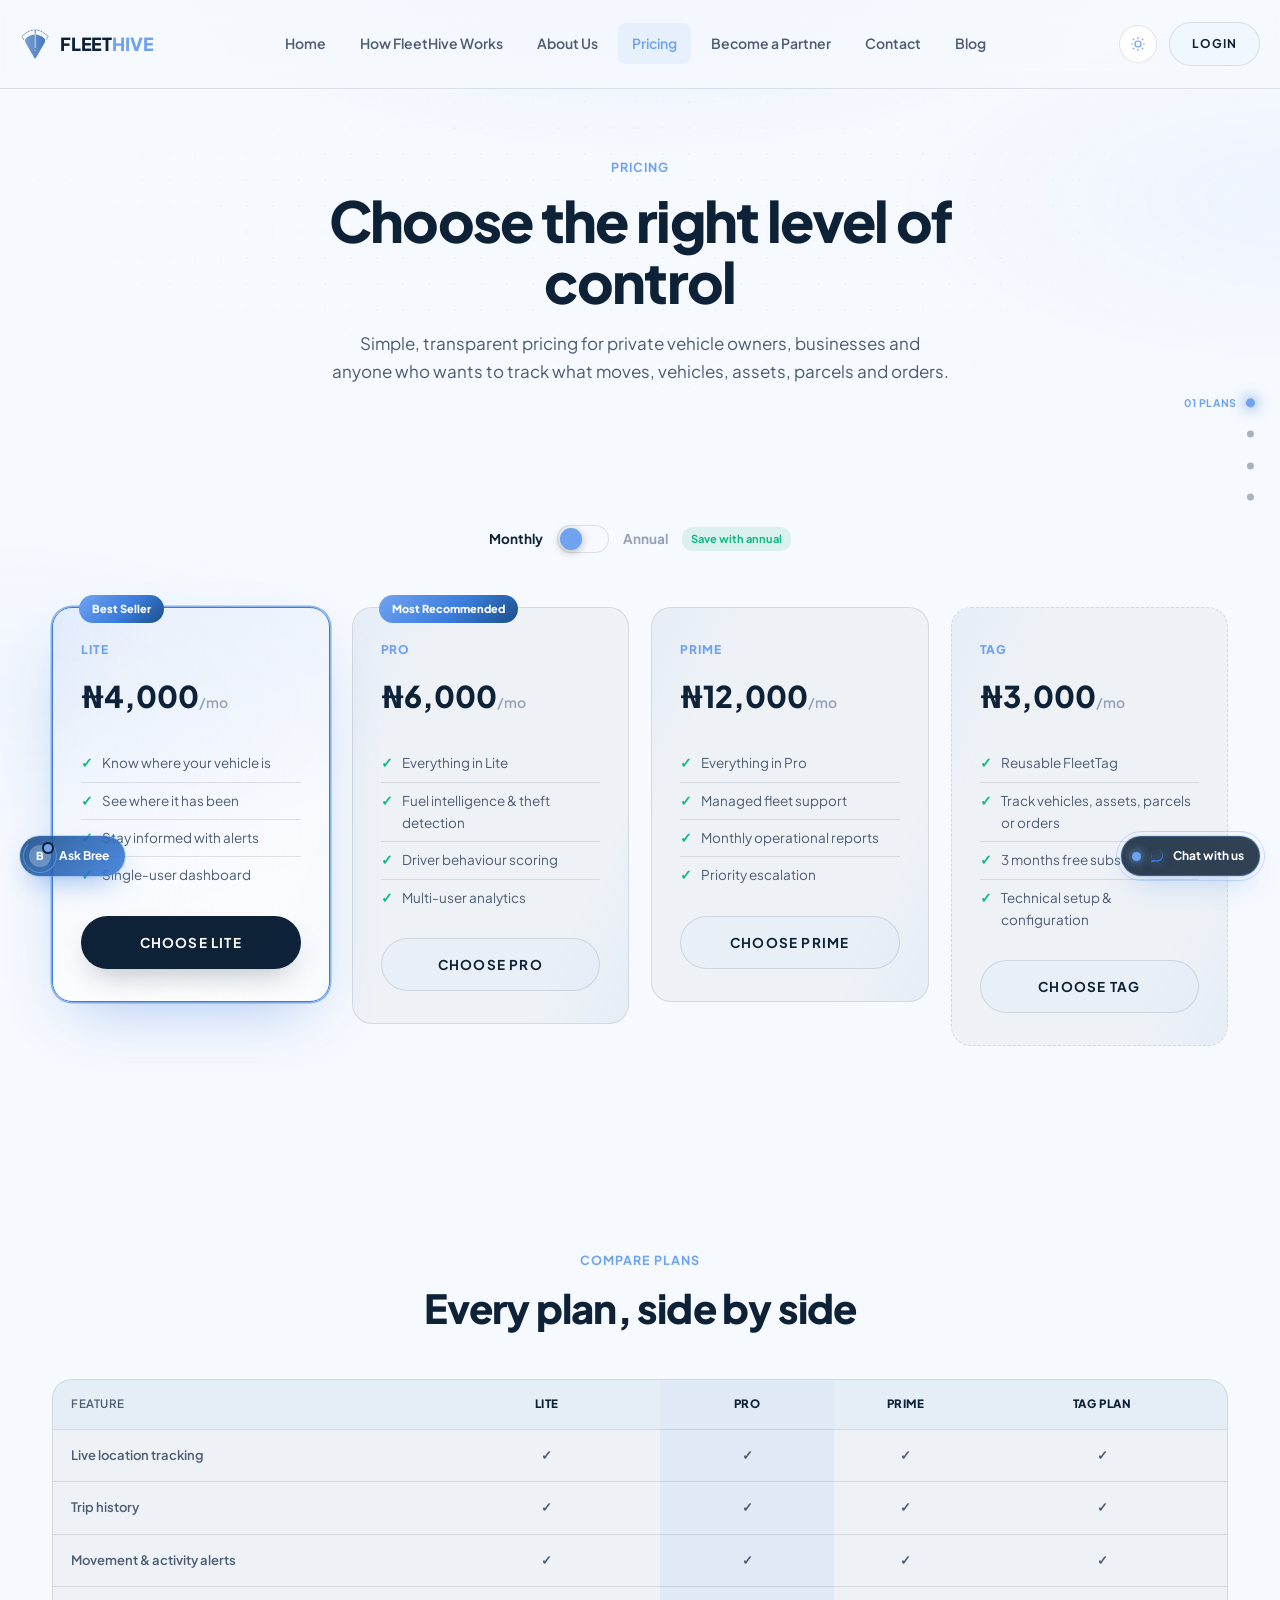
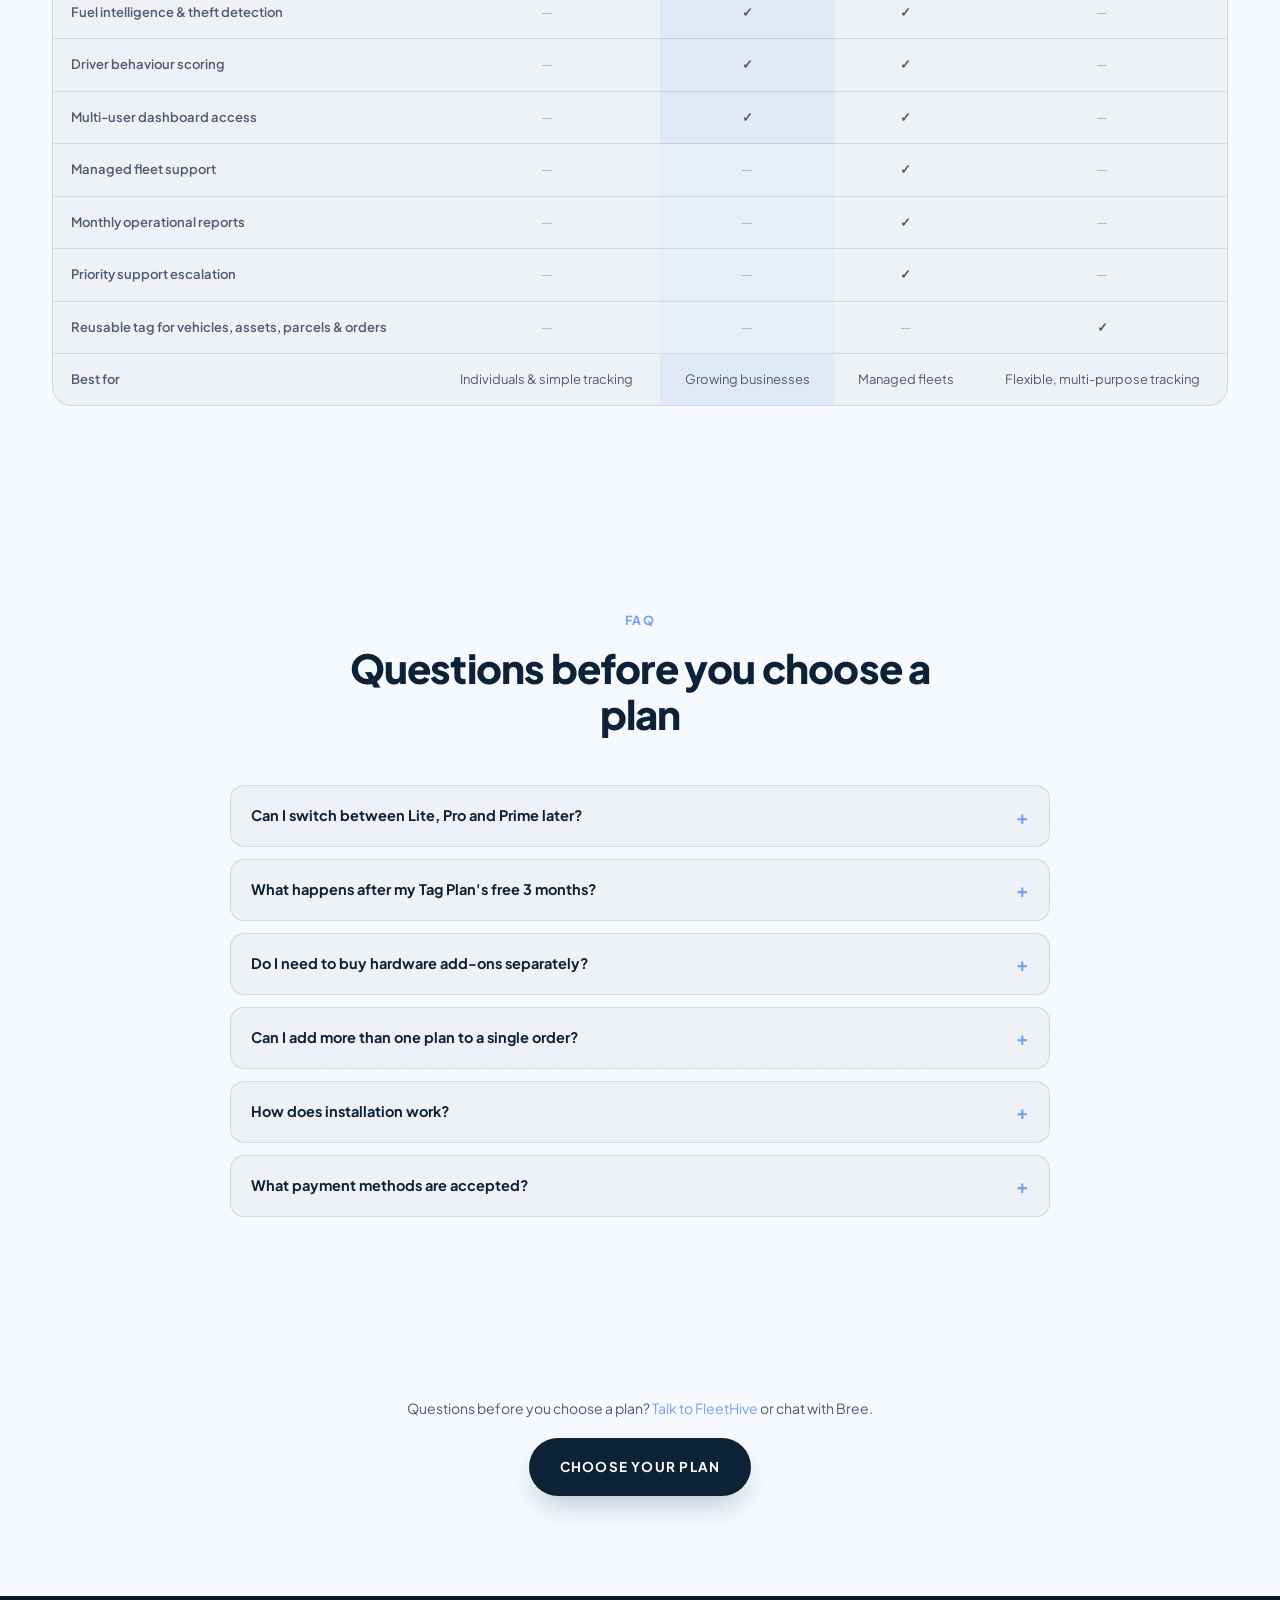
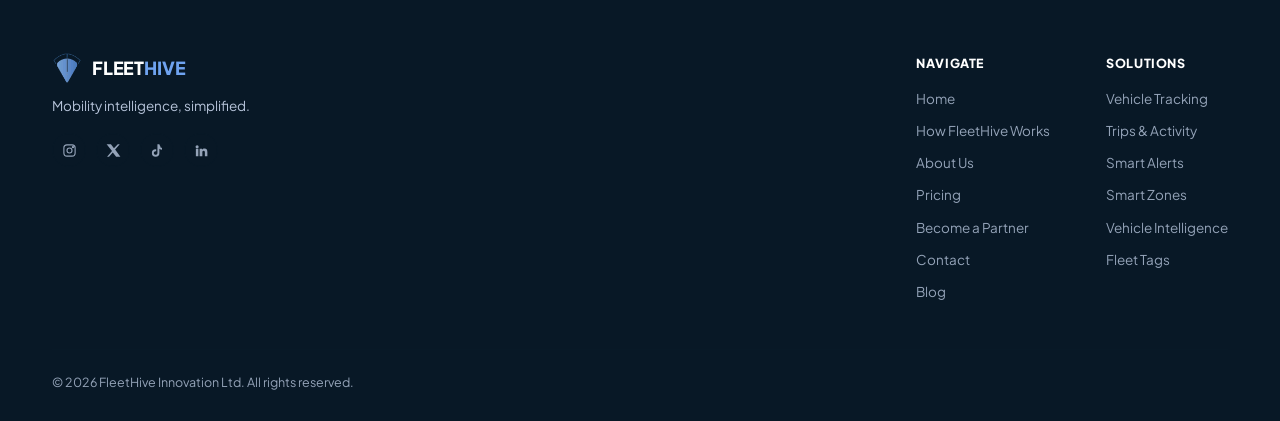
<file: pricing.html>
<!DOCTYPE html>
<html lang="en">
<head>
<meta charset="UTF-8">
<meta name="viewport" content="width=device-width, initial-scale=1.0">
<title>Pricing — FleetHive</title>
<link rel="icon" type="image/x-icon" href="/favicon.ico">
<link rel="icon" type="image/png" sizes="32x32" href="/favicon-32x32.png">
<link rel="icon" type="image/png" sizes="16x16" href="/favicon-16x16.png">
<link rel="apple-touch-icon" sizes="180x180" href="/apple-touch-icon.png">
<link rel="manifest" href="/site.webmanifest">
<meta name="theme-color" content="#0D2137">
<meta name="description" content="Choose the right level of control with FleetHive Lite, Pro, Prime or Tag Plan. Simple pricing, no hidden fees.">
<link rel="preconnect" href="https://fonts.googleapis.com">
<link href="https://fonts.googleapis.com/css2?family=Plus+Jakarta+Sans:wght@400;500;600;700;800&display=swap" rel="stylesheet">
<link rel="stylesheet" href="style.css">
</head>
<body>

<!-- ===================== HEADER ===================== -->
<header>
  <nav class="wrap navbar">
    <a href="index.html" class="logo">
      <img src="assets/logo.png" alt="FleetHive logo" class="logo-icon-img">
      <span class="logo-text">FLEET<span class="hive">HIVE</span></span>
    </a>
    <div class="nav-links">
      <a href="index.html">Home</a>
      <a href="how-it-works.html">How FleetHive Works</a>
      <a href="about.html">About Us</a>
      <a href="pricing.html" class="active-link">Pricing</a>
      <a href="partners.html">Become a Partner</a>
      <a href="contact.html">Contact</a>
      <a href="blog.html">Blog</a>
    </div>
    <div class="nav-actions">
      <button class="theme-toggle" id="themeToggle" aria-label="Toggle light/dark mode">
        <svg id="themeIconMoon" viewBox="0 0 24 24" fill="none" stroke="currentColor" stroke-width="1.8"><path d="M21 12.5A9 9 0 1 1 11.5 3 7 7 0 0 0 21 12.5z"/></svg>
      </button>
      <a href="https://app.fleethive.in" class="btn btn-outline" style="padding:11px 22px; font-size:12px;">Login</a>
      <a href="pricing.html" class="btn btn-primary nav-get-started" aria-label="Get Started">Get Started</a>
      <button class="mobile-toggle" id="mobileToggleBtn" onclick="fhToggleMobile()" aria-label="Menu"><span></span><span></span><span></span></button>
    </div>
  </nav>
</header>

<div class="mobile-panel" id="mp">
<a href="index.html">Home</a>
  <a href="how-it-works.html">How FleetHive Works</a>
  <a href="about.html">About Us</a>
  <a href="pricing.html">Pricing</a>
  <a href="partners.html">Become a Partner</a>
  <a href="contact.html">Contact</a>
  <a href="blog.html">Blog</a>
  <a href="https://app.fleethive.in">Login</a>
  <div class="mp-actions">
    <button class="theme-toggle" id="themeToggleMobile" aria-label="Toggle light/dark mode" style="width:46px;height:46px;">
      <svg viewBox="0 0 24 24" fill="none" stroke="currentColor" stroke-width="1.8"><path d="M21 12.5A9 9 0 1 1 11.5 3 7 7 0 0 0 21 12.5z"/></svg>
    </button>
    <a href="pricing.html" class="btn btn-primary" style="flex:1; justify-content:center;">Get Started</a>
  </div>
</div>

<!-- ===================== SIDE SECTION INDICATOR ===================== -->
<div class="side-indicator">
  <div class="si-item active" data-target="plans"><span class="si-label">01 PLANS</span><span class="si-dot"></span></div>
  <div class="si-item" data-target="comparison"><span class="si-label">02 COMPARISON</span><span class="si-dot"></span></div>
  <div class="si-item" data-target="faq"><span class="si-label">03 FAQ</span><span class="si-dot"></span></div>
  <div class="si-item" data-target="cta"><span class="si-label">04 GET STARTED</span><span class="si-dot"></span></div>
</div>

<div class="side-indicator-mobile" id="sideIndicatorMobile">
  <span class="sim-dot active" data-target="plans"></span>
  <span class="sim-dot" data-target="comparison"></span>
  <span class="sim-dot" data-target="faq"></span>
  <span class="sim-dot" data-target="cta"></span>
</div>

<!-- ===================== PAGE HERO ===================== -->
<section class="page-hero">
  <div class="bg-pattern bg-dots page-hero-bg"></div>
  <div class="wrap reveal in">
    <span class="eyebrow">Pricing</span>
    <h1>Choose the right level of control</h1>
    <p class="lead">Simple, transparent pricing for private vehicle owners, businesses and anyone who wants to track what moves, vehicles, assets, parcels and orders.</p>
  </div>
</section>

<!-- ===================== PLANS ===================== -->
<section id="plans">
  <div class="wrap">
    <div class="price-toggle reveal">
      <span class="pt-label active" id="ptMonthly">Monthly</span>
      <div class="pt-switch" id="priceToggle"><div class="pt-knob"></div></div>
      <span class="pt-label" id="ptAnnual">Annual</span>
      <span class="pt-save">Save with annual</span>
    </div>
    <div class="price-grid cols-4 reveal-stagger">
      <div class="plan-glow" id="planGlow" aria-hidden="true" style="opacity:0;"></div>
      <div class="price-card feat is-selected" data-card="lite">
        <span class="price-badge">Best Seller</span>
        <div class="price-name">Lite</div>
        <div class="price-amt-wrap" data-plan="lite"><div class="price-amt">₦4,000<span>/mo</span></div><div class="price-save-note" style="display:none;">Save ₦6,000/yr</div></div>
        <ul class="price-feats" style="margin-top:22px;">
          <li>Know where your vehicle is</li><li>See where it has been</li><li>Stay informed with alerts</li><li>Single-user dashboard</li>
        </ul>
        <button class="btn btn-primary" onclick="selectPlan('lite')">Choose Lite</button>
      </div>
      <div class="price-card" style="position:relative;" data-card="pro">
        <span class="price-badge" style="background:var(--grad);">Most Recommended</span>
        <div class="price-name">Pro</div>
        <div class="price-amt-wrap" data-plan="pro"><div class="price-amt">₦6,000<span>/mo</span></div><div class="price-save-note" style="display:none;">Save ₦12,000/yr</div></div>
        <ul class="price-feats" style="margin-top:22px;">
          <li>Everything in Lite</li><li>Fuel intelligence &amp; theft detection</li><li>Driver behaviour scoring</li><li>Multi-user analytics</li>
        </ul>
        <button class="btn btn-outline" onclick="selectPlan('pro')">Choose Pro</button>
      </div>
      <div class="price-card" data-card="prime">
        <div class="price-name">Prime</div>
        <div class="price-amt-wrap" data-plan="prime"><div class="price-amt">₦12,000<span>/mo</span></div><div class="price-save-note" style="display:none;">Save ₦24,000/yr</div></div>
        <ul class="price-feats" style="margin-top:22px;">
          <li>Everything in Pro</li><li>Managed fleet support</li><li>Monthly operational reports</li><li>Priority escalation</li>
        </ul>
        <button class="btn btn-outline" onclick="selectPlan('prime')">Choose Prime</button>
      </div>
      <div class="price-card tag-card" data-card="tagplan">
        <div class="price-name">Tag</div>
        <div class="price-amt-wrap" data-plan="tagplan"><div class="price-amt">₦3,000<span>/mo</span></div><div class="price-save-note" style="display:none;">Save ₦6,000/yr</div></div>
        <ul class="price-feats" style="margin-top:22px;">
          <li>Reusable FleetTag</li><li>Track vehicles, assets, parcels or orders</li><li>3 months free subscription</li><li>Technical setup &amp; configuration</li>
        </ul>
        <button class="btn btn-outline" onclick="selectPlan('tagplan')">Choose Tag</button>
      </div>
    </div>
  </div>
</section>

<!-- ===================== ORDER FLOW (shown once a plan is selected) ===================== -->
<section id="order-flow" style="display:none;">
  <div class="wrap" style="max-width:820px;">

    <div class="plan-chip" id="planChip"></div>

    <!-- ---- SUBSCRIPTION PATH (Lite / Pro / Prime) ---- -->
    <div id="subFlow" style="display:none;">
      <h2 class="form-page-title">Start Tracking with FleetHive</h2>
      <p class="form-intro" style="margin-top:22px; margin-bottom:26px;">Complete this form to activate your tracking subscription. Your selected package is already applied below.</p>

      <div class="journey-wrap">
        <h4>What to expect</h4>
        <div class="journey-strip">
          <div class="journey-card"><span class="journey-icon"><svg viewBox="0 0 24 24" fill="none" stroke="currentColor" stroke-width="1.8"><rect x="4" y="3" width="16" height="18" rx="2"/><path d="M8 7h8M8 11h8M8 15h5"/></svg></span><span>Plan</span></div>
          <div class="journey-card"><span class="journey-icon"><svg viewBox="0 0 24 24" fill="none" stroke="currentColor" stroke-width="1.8"><circle cx="12" cy="8" r="3.5"/><path d="M4.5 20c1.6-3.6 5-5.5 7.5-5.5s5.9 1.9 7.5 5.5"/></svg></span><span>Your Info</span></div>
          <div class="journey-card"><span class="journey-icon"><svg viewBox="0 0 24 24" fill="none" stroke="currentColor" stroke-width="1.8"><path d="M3 13l2-6a2 2 0 0 1 2-1h10a2 2 0 0 1 2 1l2 6"/><rect x="3" y="13" width="18" height="6" rx="1.5"/><circle cx="7.5" cy="19" r="1.4"/><circle cx="16.5" cy="19" r="1.4"/></svg></span><span>Vehicle</span></div>
          <div class="journey-card"><span class="journey-icon"><svg viewBox="0 0 24 24" fill="none" stroke="currentColor" stroke-width="1.8"><rect x="3" y="6" width="18" height="13" rx="2"/><path d="M3 10h18"/><path d="M7 14.5h4"/></svg></span><span>Payment</span></div>
          <div class="journey-card"><span class="journey-icon"><svg viewBox="0 0 24 24" fill="none" stroke="currentColor" stroke-width="1.8"><path d="M13 2 4 14h6l-1 8 9-12h-6z"/></svg></span><span>Activation</span></div>
          <div class="journey-card"><span class="journey-icon"><svg viewBox="0 0 24 24" fill="none" stroke="currentColor" stroke-width="1.8"><circle cx="12" cy="12" r="9"/><path d="M8 12.5l2.5 2.5L16 9.5"/></svg></span><span>Confirmation</span></div>
        </div>
      </div>

      <div class="form-section">
        <h3>Selected Plan &amp; Vehicle</h3>
        <div class="form-grid">
          <div class="form-group"><label class="form-label">Vehicle Type*</label>
            <select class="form-select" id="subVehicleType" required>
              <option value="">Select vehicle type</option>
              <option value="Private Car">Private Car</option>
              <option value="Company Vehicle">Company Vehicle</option>
              <option value="Bike">Bike (Motorcycle)</option>
              <option value="Tricycle">Tricycle (Keke)</option>
              <option value="Van">Van</option>
              <option value="Bus">Bus</option>
              <option value="Truck">Truck</option>
              <option value="Heavy Equipment">Heavy Equipment</option>
            </select>
          </div>
          <div class="form-group"><label class="form-label">Vehicle Year*</label>
            <select class="form-select" id="subVehicleYear" required>
              <option value="">Select vehicle year</option>
              <option value="2000-2005">2000 – 2005</option>
              <option value="2006-2010">2006 – 2010</option>
              <option value="2011-2015">2011 – 2015</option>
              <option value="2016-2019">2016 – 2019</option>
              <option value="2020-2026">2020 – 2026</option>
            </select>
            <p class="vehicle-note">This is used to set up your device correctly, pricing is calculated automatically.</p>
            <div class="warn-box" id="primeYearWarn" style="display:none;">Prime is available for vehicles from 2006 upward. Please choose Lite or Pro, or select a different vehicle year.</div>
          </div>
        </div>
        <label class="form-label">Number of Vehicles*</label>
        <div class="choice-row" id="subVehCountRow" style="margin:10px 0 6px;">
          <button type="button" class="choice-pill active" data-val="1">1 Vehicle</button>
          <button type="button" class="choice-pill" data-val="2">2 Vehicles</button>
          <button type="button" class="choice-pill" data-val="3">3 Vehicles</button>
          <button type="button" class="choice-pill" data-val="4">4 Vehicles</button>
          <button type="button" class="choice-pill" data-val="5+">5+ Vehicles</button>
        </div>
        <div id="fleetDeployWrap" style="display:none; margin-top:10px;">
          <label class="form-label">Fleet Deployment Request</label>
          <textarea class="form-textarea" id="fleetDeployNote" rows="3" placeholder="Tell us a bit about your fleet (number of vehicles, types, locations) and our team will prepare a custom quote."></textarea>
        </div>
      </div>

      <div class="form-section">
        <h3>Your Information</h3>
        <p class="form-intro">Tell us a bit about yourself so we can set up your FleetHive account.</p>
        <div class="form-grid">
          <div class="form-group"><label class="form-label">Surname*</label><input class="form-input" id="subSurname" required></div>
          <div class="form-group"><label class="form-label">First Name*</label><input class="form-input" id="subFirstName" required></div>
          <div class="form-group"><label class="form-label">Other Name <span class="opt">(optional)</span></label><input class="form-input" id="subOtherName"></div>
          <div class="form-group"><label class="form-label">Phone Number*</label><input class="form-input" id="subPhone" type="tel" required></div>
          <div class="form-group"><label class="form-label">WhatsApp Number <span class="opt">(optional)</span></label><input class="form-input" id="subWhatsapp" type="tel"></div>
          <div class="form-group"><label class="form-label">Email Address*</label><input class="form-input" id="subEmail" type="email" required></div>
          <div class="form-group full"><label class="form-label">Residential Address*</label><input class="form-input" id="subAddress" required></div>
        </div>
      </div>

      <div class="form-section">
        <h3>Installation Details</h3>
        <div class="form-grid">
          <div class="form-group"><label class="form-label">Preferred Installation Location*</label>
            <select class="form-select" id="subInstallCity" required>
              <option value="">Select a city</option>
              <option>Lagos</option><option>Abuja</option><option>Port Harcourt</option>
              <option>Ibadan</option><option>Kano</option><option>Enugu</option>
            </select>
          </div>
          <div class="form-group"><label class="form-label">Installation Option*</label>
            <select class="form-select" id="subInstallOption" required>
              <option value="">Select an option</option>
              <option value="Installer Visit My Location">Installer Visit My Location</option>
              <option value="I Will Visit Installation Center">I Will Visit Installation Center</option>
            </select>
          </div>
          <div class="form-group"><label class="form-label">Preferred Installation Date*</label><input class="form-input" id="subInstallDate" type="date"></div>
          <div class="form-group"><label class="form-label">Preferred Installation Time*</label><input class="form-input" id="subInstallTime" type="time"></div>
        </div>
      </div>

      <div class="form-section">
        <h3>Add-Ons <span class="opt" style="font-weight:500;">(optional)</span></h3>
        <p class="form-intro">Add hardware or software extras to your subscription. These are added to your total automatically.</p>
        <div class="addon-box">
          <h4>Hardware Add-Ons</h4>
          <div id="subHardwareAddons"></div>
        </div>
        <div class="addon-box">
          <h4>Software Add-Ons <span class="opt" style="font-weight:500; text-transform:none;">(monthly)</span></h4>
          <div id="subSoftwareAddons"></div>
        </div>
      </div>

      <div class="form-section">
        <h3>Add Another Plan <span class="opt" style="font-weight:500;">(optional)</span></h3>
        <p class="form-intro">Managing more than one type of tracking? Add another FleetHive plan to this same order.</p>
        <div id="addedPlansList"></div>
        <div class="addplan-row">
          <select class="form-select" id="addPlanSelect"><option value="">Select a plan to add</option></select>
          <button type="button" class="btn btn-outline" id="addPlanBtn" style="padding:12px 20px; font-size:12.5px;">Add Plan</button>
        </div>
      </div>

      <div id="subFlexiWrap"></div>
    </div>

    <!-- ---- TAG PLAN PATH ---- -->
    <div id="tagFlow" style="display:none;">
      <div class="form-steps">
        <span class="fs-item">1. Plan &amp; Billing</span>
        <span class="fs-item">2. Your Info</span>
        <span class="fs-item">3. Delivery</span>
        <span class="fs-item">4. FleetTag Details</span>
        <span class="fs-item">5. Payment</span>
      </div>

      <h2 class="form-page-title">FleetHive Tag Plan</h2>
      <div class="form-section">
        <p class="form-intro">Track packages, orders, vehicles and other assets with a reusable FleetTag.</p>
        <div class="tag-price-breakdown">
          <div class="tpb-row tpb-now">
            <span class="tpb-label">Initial One-Time Cost <span class="tpb-tag">Pay Now</span></span>
            <span class="tpb-amt">₦35,000 <span>per FleetTag</span></span>
          </div>
          <div class="tpb-row tpb-free">
            <span class="tpb-label">First 3 Months</span>
            <span class="tpb-amt tpb-free-amt">FREE</span>
          </div>
          <div class="tpb-row tpb-renew">
            <span class="tpb-label">After Your Free Period <span class="tpb-tag tpb-tag-later">Future Renewal Prices</span></span>
            <span class="tpb-amt">₦3,000/mo <span>or ₦30,000/yr, Save ₦6,000</span></span>
          </div>
        </div>
        <ul class="price-feats" style="margin:16px 0;">
          <li>Reusable FleetTag</li><li>3 months free tracking subscription</li><li>Technical setup &amp; configuration</li>
        </ul>
        <p class="form-help">You are not charged the renewal price today, it only applies after your free 3 months end, and we'll notify you before it's due.</p>
      </div>

      <div class="form-section">
        <h3>Customer Information</h3>
        <div class="form-grid cols-3">
          <div class="form-group"><label class="form-label">Surname*</label><input class="form-input" id="tagSurname" required></div>
          <div class="form-group"><label class="form-label">First Name*</label><input class="form-input" id="tagFirstName" required></div>
          <div class="form-group"><label class="form-label">Other Name <span class="opt">(optional)</span></label><input class="form-input" id="tagOtherName"></div>
          <div class="form-group"><label class="form-label">Phone Number*</label><input class="form-input" id="tagPhone" type="tel" required></div>
          <div class="form-group"><label class="form-label">WhatsApp Number <span class="opt">(optional)</span></label><input class="form-input" id="tagWhatsapp" type="tel"></div>
          <div class="form-group"><label class="form-label">Email Address*</label><input class="form-input" id="tagEmail" type="email" required></div>
        </div>
      </div>

      <div class="form-section">
        <h3>Delivery Address</h3>
        <p class="form-intro">Your FleetTag will be delivered to this address.</p>
        <div class="form-grid">
          <div class="form-group"><label class="form-label">State*</label><input class="form-input" id="tagState" required></div>
          <div class="form-group"><label class="form-label">City*</label><input class="form-input" id="tagCity" required></div>
          <div class="form-group"><label class="form-label">House No.*</label><input class="form-input" id="tagHouseNo" required></div>
          <div class="form-group"><label class="form-label">Street / Address*</label><input class="form-input" id="tagStreet" required></div>
          <div class="form-group full"><label class="form-label">Delivery Point / Landmark <span class="opt">(optional)</span></label><input class="form-input" id="tagLandmark"></div>
        </div>
      </div>

      <div class="form-section">
        <h3>FleetTag Details</h3>
        <label class="form-label">Number of FleetTags*</label>
        <div class="choice-row" id="tagCountRow" style="margin:10px 0 6px;">
          <button type="button" class="choice-pill active" data-val="1">1 FleetTag</button>
          <button type="button" class="choice-pill" data-val="2">2 FleetTags</button>
          <button type="button" class="choice-pill" data-val="3">3 FleetTags</button>
          <button type="button" class="choice-pill" data-val="4">4 FleetTags</button>
          <button type="button" class="choice-pill" data-val="5+">5+</button>
        </div>
        <input class="form-input" id="tagCountCustom" placeholder="Enter number of FleetTags" style="display:none; margin-bottom:16px; max-width:220px;">

        <label class="form-label">Use of FleetTag*</label>
        <div class="choice-row" id="tagUseRow" style="margin:10px 0 6px;">
          <button type="button" class="choice-pill active" data-val="Vehicle">Vehicle</button>
          <button type="button" class="choice-pill" data-val="Asset">Asset</button>
          <button type="button" class="choice-pill" data-val="Parcel">Parcel</button>
          <button type="button" class="choice-pill" data-val="Other">Other</button>
        </div>
        <input class="form-input" id="tagUseCustom" placeholder="Enter what you intend to track" style="display:none; margin-top:6px;">
        <p class="form-help" style="margin-top:14px;">FleetTag is reusable and can be attached to a vehicle, asset, parcel or other item you want to track.</p>
      </div>

      <!-- Hive Credits -->
      <div class="form-section">
        <h3>Start Tracking &amp; Support Now?</h3>
        <p class="form-intro">Hive Credits are prepaid credits used for package tracking and support services. Every ₦1 added gives ₦1 of credit. Hive Credits are separate from your Tag Plan subscription.</p>
        <div class="choice-row">
          <button type="button" class="choice-pill" id="hcYes">Yes, add Hive Credits</button>
          <button type="button" class="choice-pill active" id="hcNo">No, I'll buy later</button>
        </div>
        <div id="hcAmountWrap" style="display:none; margin-top:18px;">
          <label class="form-label">Select Hive Credit Amount</label>
          <div class="credit-grid">
            <button type="button" class="credit-chip" data-amt="5000">₦5,000</button>
            <button type="button" class="credit-chip" data-amt="10000">₦10,000</button>
            <button type="button" class="credit-chip" data-amt="20000">₦20,000</button>
            <button type="button" class="credit-chip" data-amt="50000">₦50,000</button>
            <button type="button" class="credit-chip" data-amt="custom">Custom</button>
          </div>
          <input class="form-input" id="hcCustomAmt" type="number" placeholder="Enter amount (₦)" style="display:none; max-width:220px; margin-bottom:10px;">
          <p class="form-help">Your Hive Credits are added to your FleetHive account and used for tracking and support services based on your usage. <a href="#" id="hcTerms" style="color:var(--sky);">Read Hive Credits Terms &amp; Conditions</a>.</p>
          <div class="form-check">
            <input type="checkbox" id="hcAgree">
            <label for="hcAgree">I have read and agree to the Hive Credits Terms &amp; Conditions.</label>
          </div>
        </div>
      </div>

      <div id="tagFlexiWrap"></div>
    </div>

    <!-- ---- ORDER SUMMARY (shared) ---- -->
    <div class="order-summary" id="orderSummary" style="margin-bottom:22px;"></div>

    <!-- ---- AGREEMENT (shared) ---- -->
    <div class="form-section">
      <div class="form-check"><input type="checkbox" id="agreeInfo"><label for="agreeInfo">I confirm that the information provided is correct.</label></div>
      <div class="form-check"><input type="checkbox" id="agreeTerms"><label for="agreeTerms">I agree to FleetHive's Subscription Terms &amp; Conditions.</label></div>
    </div>

    <!-- ---- PAYMENT ---- -->
    <div class="form-section">
      <h3>Payment</h3>
      <div class="pay-tabs">
        <div class="pay-tab active" data-pay="paystack">Pay with Paystack</div>
        <div class="pay-tab" data-pay="bank">Bank Transfer</div>
      </div>

      <div class="pay-panel active" id="payPaystack">
        <p class="form-help" style="margin-bottom:16px;">You'll be taken to Paystack's secure checkout to complete payment by card, bank or transfer.</p>
        <button class="btn btn-primary" id="btnPaystack" style="width:100%; justify-content:center;">Proceed to Payment</button>
        <p class="form-help" id="paystackMsg" style="margin-top:10px;"></p>
      </div>

      <div class="pay-panel" id="payBank">
        <div class="bank-box">
          <div class="bank-row"><span class="br-label">Account Name</span><span class="br-val">FLEETHIVE INNOVATION LTD</span></div>
          <div class="bank-row"><span class="br-label">Account Number</span><span class="br-val" id="bankAcctNum">8137832012</span><button class="copy-btn" id="copyAcct">Copy</button></div>
          <div class="bank-row"><span class="br-label">Bank</span><span class="br-val">Moniepoint MFB</span></div>
        </div>
        <p class="form-help" id="bankAmountNote" style="margin:14px 0;">Transfer the exact amount shown above using your mobile banking app or bank transfer.</p>
        <button class="btn btn-outline" id="btnBankDone" style="width:100%; justify-content:center;">I Have Made the Transfer</button>
        <p class="form-help" id="bankMsg" style="margin-top:10px;"></p>
      </div>
    </div>

    <div id="resultPanelWrap"></div>
  </div>
</section>

<!-- ===================== COMPARISON ===================== -->
<section id="comparison">
  <div class="wrap">
    <div class="sec-head center reveal" style="margin-left:auto;margin-right:auto;">
      <span class="eyebrow">Compare plans</span>
      <h2>Every plan, side by side</h2>
    </div>
    <div class="compare-wrap reveal">
      <table class="compare-table">
        <thead>
          <tr>
            <th>Feature</th>
            <th>Lite</th>
            <th class="hl">Pro</th>
            <th>Prime</th>
            <th>Tag Plan</th>
          </tr>
        </thead>
        <tbody>
          <tr><td>Live location tracking</td><td class="compare-yes">✓</td><td class="hl compare-yes">✓</td><td class="compare-yes">✓</td><td class="compare-yes">✓</td></tr>
          <tr><td>Trip history</td><td class="compare-yes">✓</td><td class="hl compare-yes">✓</td><td class="compare-yes">✓</td><td class="compare-yes">✓</td></tr>
          <tr><td>Movement &amp; activity alerts</td><td class="compare-yes">✓</td><td class="hl compare-yes">✓</td><td class="compare-yes">✓</td><td class="compare-yes">✓</td></tr>
          <tr><td>Fuel intelligence &amp; theft detection</td><td class="compare-no">—</td><td class="hl compare-yes">✓</td><td class="compare-yes">✓</td><td class="compare-no">—</td></tr>
          <tr><td>Driver behaviour scoring</td><td class="compare-no">—</td><td class="hl compare-yes">✓</td><td class="compare-yes">✓</td><td class="compare-no">—</td></tr>
          <tr><td>Multi-user dashboard access</td><td class="compare-no">—</td><td class="hl compare-yes">✓</td><td class="compare-yes">✓</td><td class="compare-no">—</td></tr>
          <tr><td>Managed fleet support</td><td class="compare-no">—</td><td class="hl compare-no">—</td><td class="compare-yes">✓</td><td class="compare-no">—</td></tr>
          <tr><td>Monthly operational reports</td><td class="compare-no">—</td><td class="hl compare-no">—</td><td class="compare-yes">✓</td><td class="compare-no">—</td></tr>
          <tr><td>Priority support escalation</td><td class="compare-no">—</td><td class="hl compare-no">—</td><td class="compare-yes">✓</td><td class="compare-no">—</td></tr>
          <tr><td>Reusable tag for vehicles, assets, parcels &amp; orders</td><td class="compare-no">—</td><td class="hl compare-no">—</td><td class="compare-no">—</td><td class="compare-yes">✓</td></tr>
          <tr><td>Best for</td><td>Individuals &amp; simple tracking</td><td class="hl">Growing businesses</td><td>Managed fleets</td><td>Flexible, multi-purpose tracking</td></tr>
        </tbody>
      </table>
    </div>
  </div>
</section>

<!-- ===================== FAQ ===================== -->
<section id="faq">
  <div class="bg-pattern bg-dots"></div>
  <div class="wrap">
    <div class="sec-head center reveal" style="margin-left:auto;margin-right:auto;">
      <span class="eyebrow">FAQ</span>
      <h2>Questions before you choose a plan</h2>
    </div>
    <div class="faq-list reveal">
      <div class="faq-item">
        <div class="faq-q">Can I switch between Lite, Pro and Prime later?<span class="faq-icon">+</span></div>
        <div class="faq-a"><p>Yes. You can upgrade or downgrade your plan at any time, just contact FleetHive or start a new plan selection and our team will help you transition smoothly.</p></div>
      </div>
      <div class="faq-item">
        <div class="faq-q">What happens after my Tag Plan's free 3 months?<span class="faq-icon">+</span></div>
        <div class="faq-a"><p>Your tracking subscription renews at ₦3,000/month or ₦30,000/year (saving ₦6,000). The renewal price is never charged during your first purchase, and your tracking will pause if you choose not to renew.</p></div>
      </div>
      <div class="faq-item">
        <div class="faq-q">Do I need to buy hardware add-ons separately?<span class="faq-icon">+</span></div>
        <div class="faq-a"><p>No. Hardware and software add-ons are optional and can be selected right inside your checkout form, the cost is added to your total automatically.</p></div>
      </div>
      <div class="faq-item">
        <div class="faq-q">Can I add more than one plan to a single order?<span class="faq-icon">+</span></div>
        <div class="faq-a"><p>Yes. Use "Add Another Plan" during checkout if you're managing different vehicle categories, or want to combine a subscription plan with a Tag Plan.</p></div>
      </div>
      <div class="faq-item">
        <div class="faq-q">How does installation work?<span class="faq-icon">+</span></div>
        <div class="faq-a"><p>Choose whether an installer visits your location or you'd rather visit an installation centre, then pick a preferred date and time. Our team will confirm and follow up within 24 hours.</p></div>
      </div>
      <div class="faq-item">
        <div class="faq-q">What payment methods are accepted?<span class="faq-icon">+</span></div>
        <div class="faq-a"><p>You can pay securely with Paystack (card, bank or transfer) or send a direct Bank Transfer. Bank Transfer orders are marked pending until our team verifies payment.</p></div>
      </div>
    </div>
  </div>
</section>

<section class="page-final-cta" id="cta">
  <div class="wrap" style="text-align:center;">
    <p style="color:var(--text-secondary); font-size:14px;">Questions before you choose a plan? <a href="contact.html" style="color:var(--sky);">Talk to FleetHive</a> or chat with Bree.</p>
    <a href="#plans" class="btn btn-primary" style="margin-top:18px; justify-content:center; display:inline-flex;" onclick="document.getElementById('plans').scrollIntoView({behavior:'smooth'}); return false;">Choose Your Plan</a>
  </div>
</section>

<!-- ===================== FOOTER ===================== -->
<footer>
  <div class="wrap">
    <div class="foot-grid">
      <div class="foot-brand" style="max-width:300px;">
        <div class="logo">
          <img src="assets/logo.png" alt="FleetHive logo" class="logo-icon-img">
          <span class="logo-text">FLEET<span class="hive">HIVE</span></span>
        </div>
        <p>Mobility intelligence, simplified.</p>
        <div class="foot-social">
          <a href="https://www.instagram.com/fleethive_in?igsh=MTgycDF4bTFsbmJmdA==" aria-label="Instagram" target="_blank" rel="noopener"><svg width="15" height="15" viewBox="0 0 24 24" fill="none" stroke="currentColor" stroke-width="1.8"><rect x="3" y="3" width="18" height="18" rx="5"/><circle cx="12" cy="12" r="4"/><circle cx="17.5" cy="6.5" r="1"/></svg></a>
          <a href="https://x.com/FleetHiveIn" aria-label="X" target="_blank" rel="noopener"><svg width="15" height="15" viewBox="0 0 24 24" fill="currentColor"><path d="M18.9 2H22l-7.4 8.5L23 22h-6.8l-5.3-6.9L4.8 22H1.7l7.9-9.1L1 2h6.9l4.8 6.4L18.9 2z"/></svg></a>
          <a href="https://www.tiktok.com/@fleethivein?_r=1&_t=ZS-974kRxDl597" aria-label="TikTok" target="_blank" rel="noopener"><svg width="15" height="15" viewBox="0 0 24 24" fill="currentColor"><path d="M16.6 5.2c-.9-.8-1.5-2-1.6-3.2h-3.1v13.9c0 1.6-1.3 2.9-2.9 2.9s-2.9-1.3-2.9-2.9 1.3-2.9 2.9-2.9c.3 0 .6.05.9.14v-3.2a6 6 0 0 0-.9-.07 6 6 0 1 0 6 6V9.2c1.2.9 2.7 1.4 4.2 1.4V7.5c-.9 0-1.9-.3-2.6-.9z"/></svg></a>
          <a href="https://www.linkedin.com/company/fleethivein/" aria-label="LinkedIn" target="_blank" rel="noopener"><svg width="15" height="15" viewBox="0 0 24 24" fill="currentColor"><path d="M4.98 3.5a2.5 2.5 0 1 1 0 5 2.5 2.5 0 0 1 0-5zM3 9h4v12H3zM9 9h3.8v1.7h.05c.53-1 1.83-2.05 3.77-2.05 4.03 0 4.78 2.65 4.78 6.1V21h-4v-5.6c0-1.34-.02-3.06-1.87-3.06-1.87 0-2.16 1.46-2.16 2.96V21H9z"/></svg></a>
        </div>
      </div>
      <div class="foot-cols">
        <div class="foot-col">
          <h4>Navigate</h4>
          <a href="index.html">Home</a>
          <a href="how-it-works.html">How FleetHive Works</a>
          <a href="about.html">About Us</a>
          <a href="pricing.html">Pricing</a>
          <a href="partners.html">Become a Partner</a>
          <a href="contact.html">Contact</a>
          <a href="blog.html">Blog</a>
        </div>
        <div class="foot-col">
          <h4>Solutions</h4>
          <a href="how-it-works.html#tracking">Vehicle Tracking</a>
          <a href="how-it-works.html#trips">Trips &amp; Activity</a>
          <a href="how-it-works.html#alerts">Smart Alerts</a>
          <a href="how-it-works.html#zones">Smart Zones</a>
          <a href="how-it-works.html#intelligence">Vehicle Intelligence</a>
          <a href="how-it-works.html#fleet-tags">Fleet Tags</a>
        </div>
      </div>
    </div>
    <div class="foot-bottom"><span>© 2026 FleetHive Innovation Ltd. All rights reserved.</span></div>
  </div>
</footer>

<!-- ===================== EXIT-INTENT NEWSLETTER POPUP ===================== -->
<div class="exit-popup-overlay" id="exitPopup">
  <div class="exit-popup">
    <button class="exit-popup-close" id="exitPopupClose" aria-label="Close">&times;</button>
    <form class="exit-popup-form" id="exitPopupForm">
      <h4>Stay in the FleetHive Network</h4>
      <p>Get useful updates on mobility, vehicle security, fleet management and FleetHive.</p>
      <input type="text" id="exitPopupName" placeholder="Full name" autocomplete="name">
      <input type="email" id="exitPopupEmail" placeholder="Email address" autocomplete="email" required>
      <button type="submit" class="btn btn-primary">Get Updates</button>
    </form>
    <div class="exit-popup-success">
      <h4>You're on the list.</h4>
      <p>Thanks for joining the FleetHive network, watch your inbox for updates.</p>
    </div>
  </div>
</div>

<script src="global-floating.js"></script>
<script src="bree-knowledge.js"></script>
<script src="site.js"></script>
<script src="pricing.js"></script>
</body>
</html>
</file>
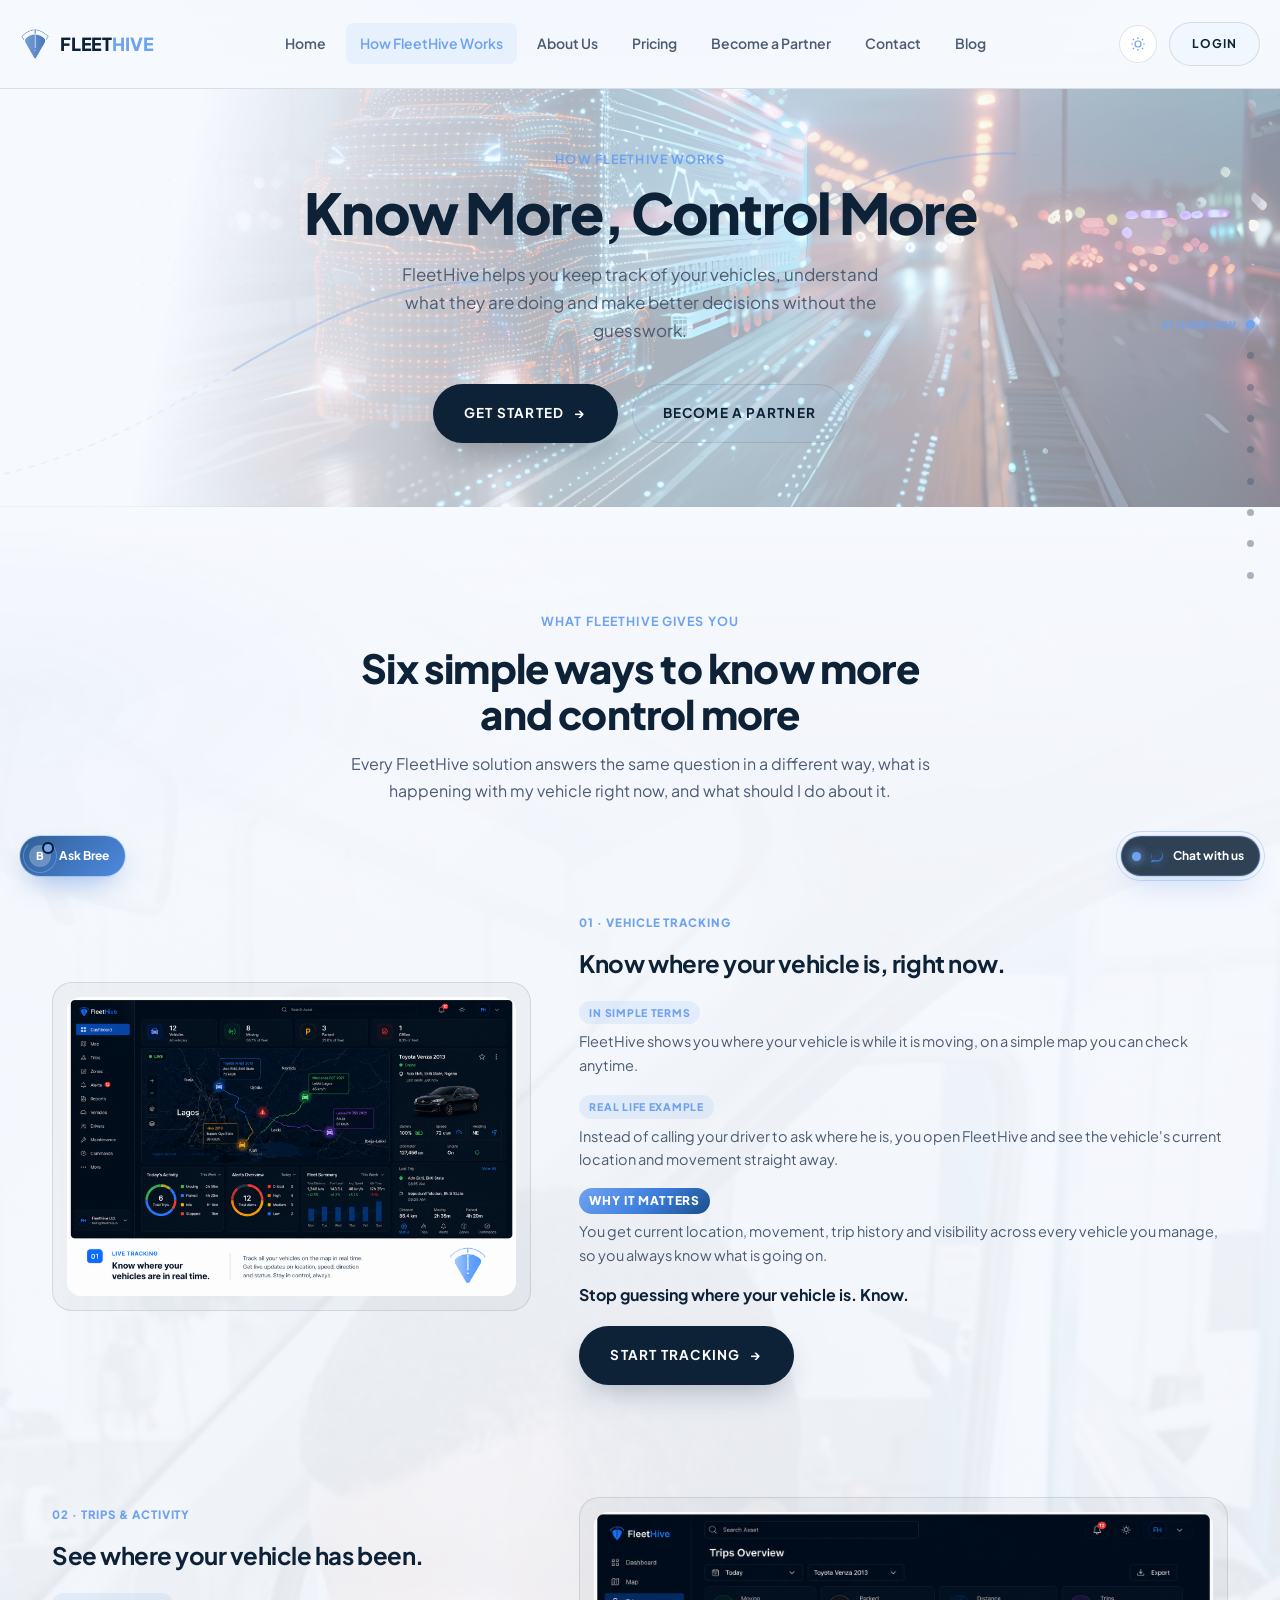
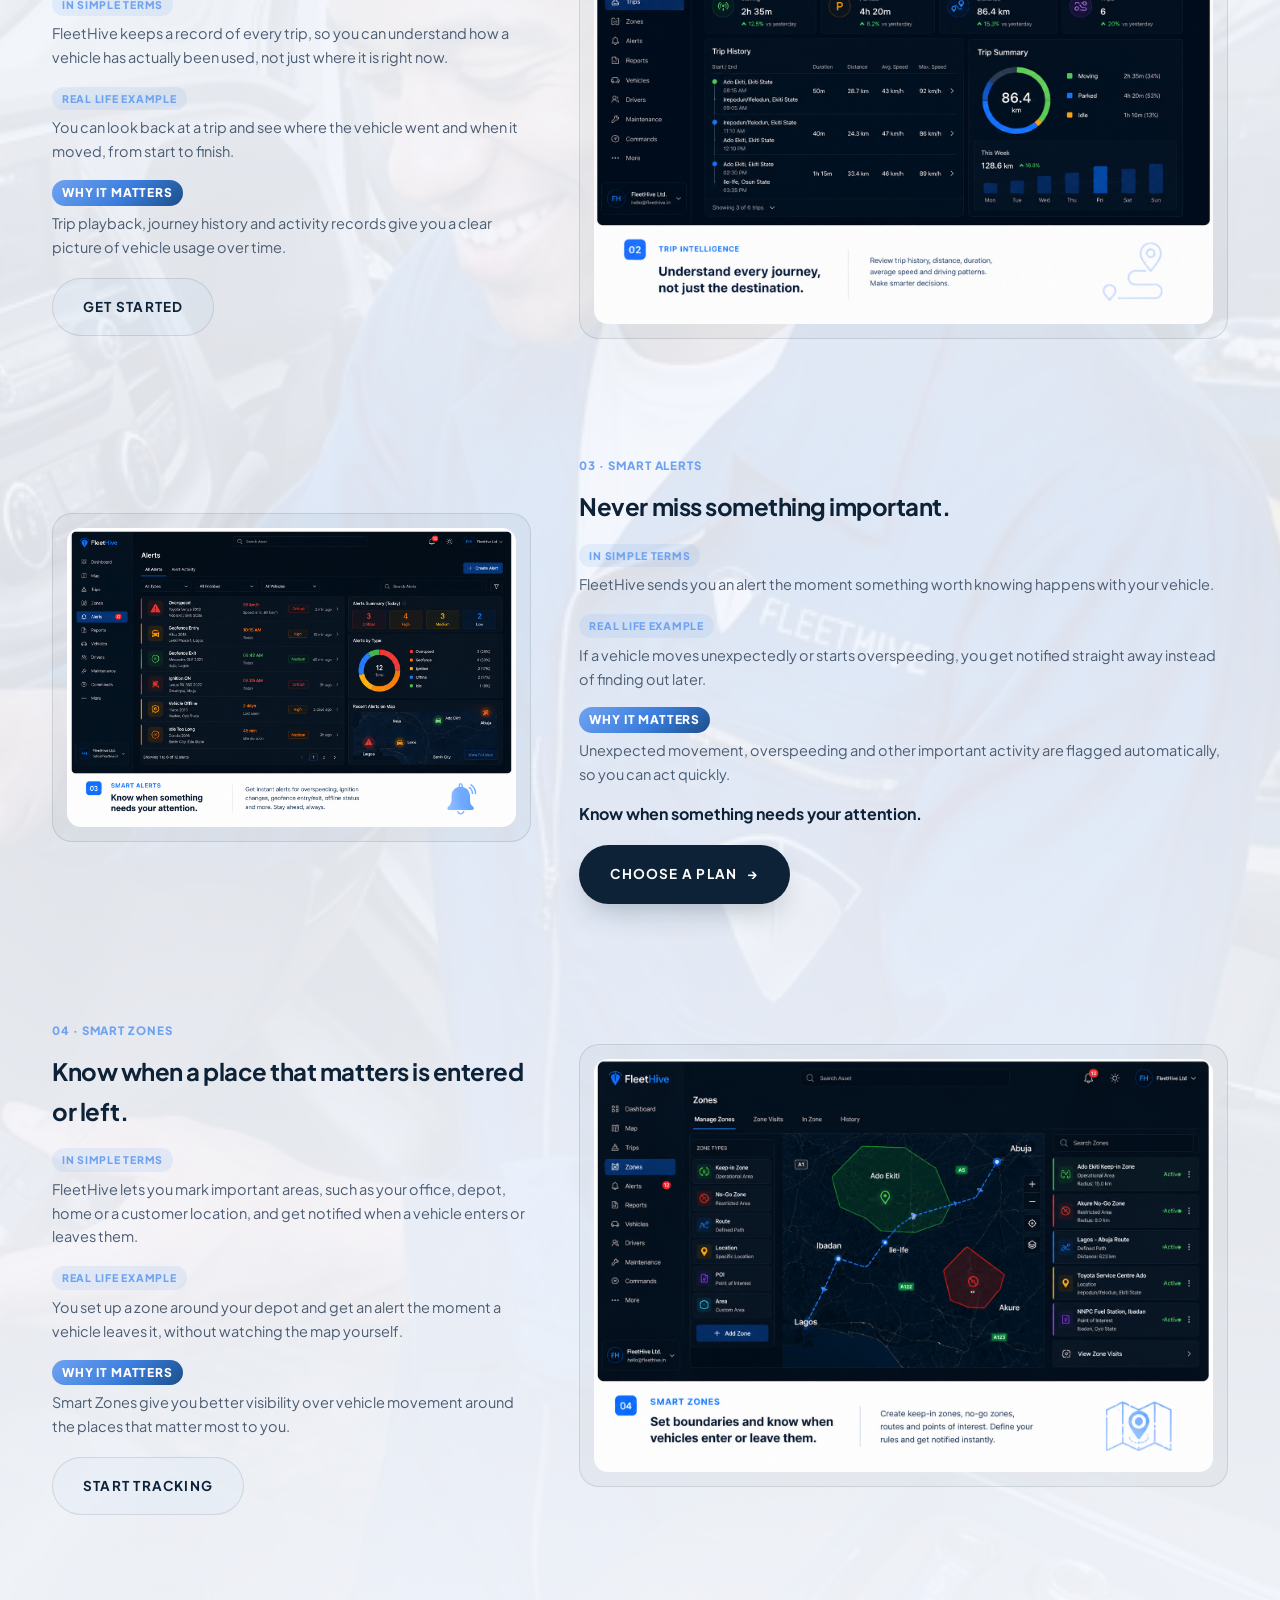
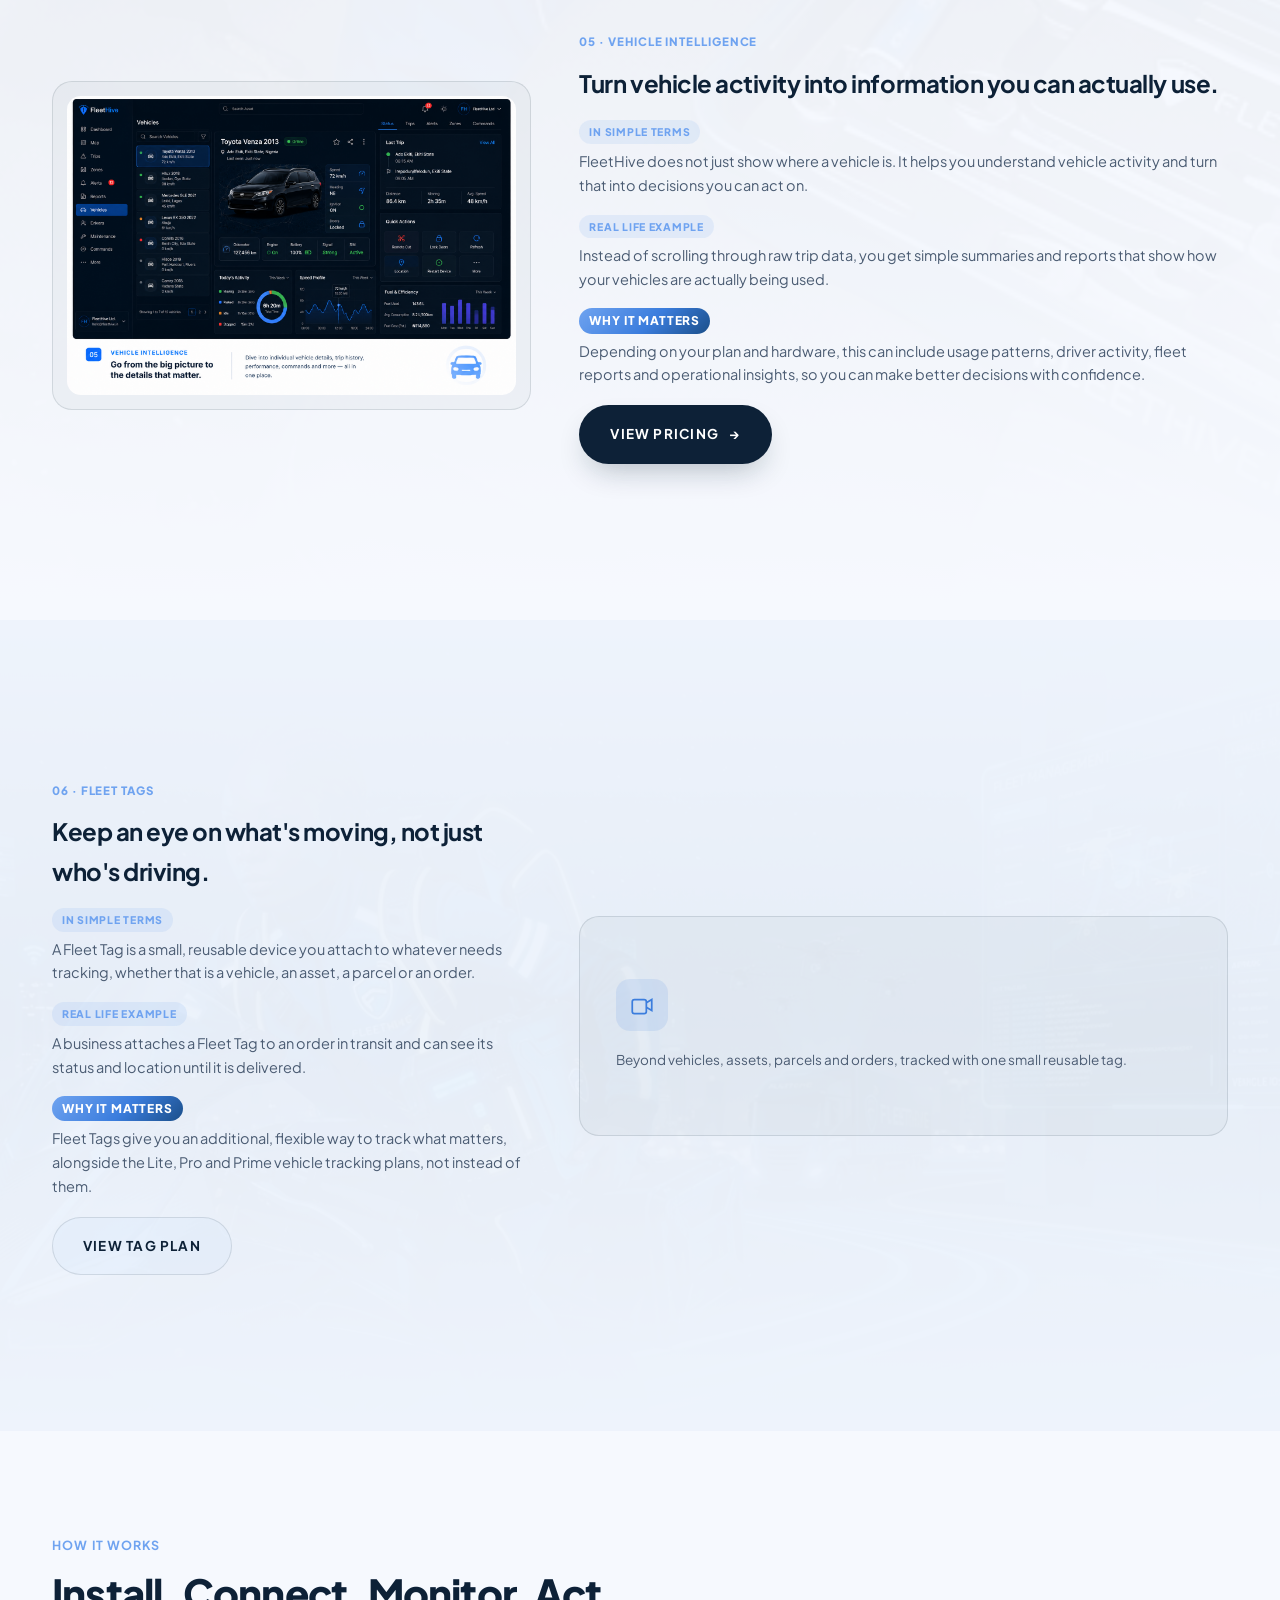
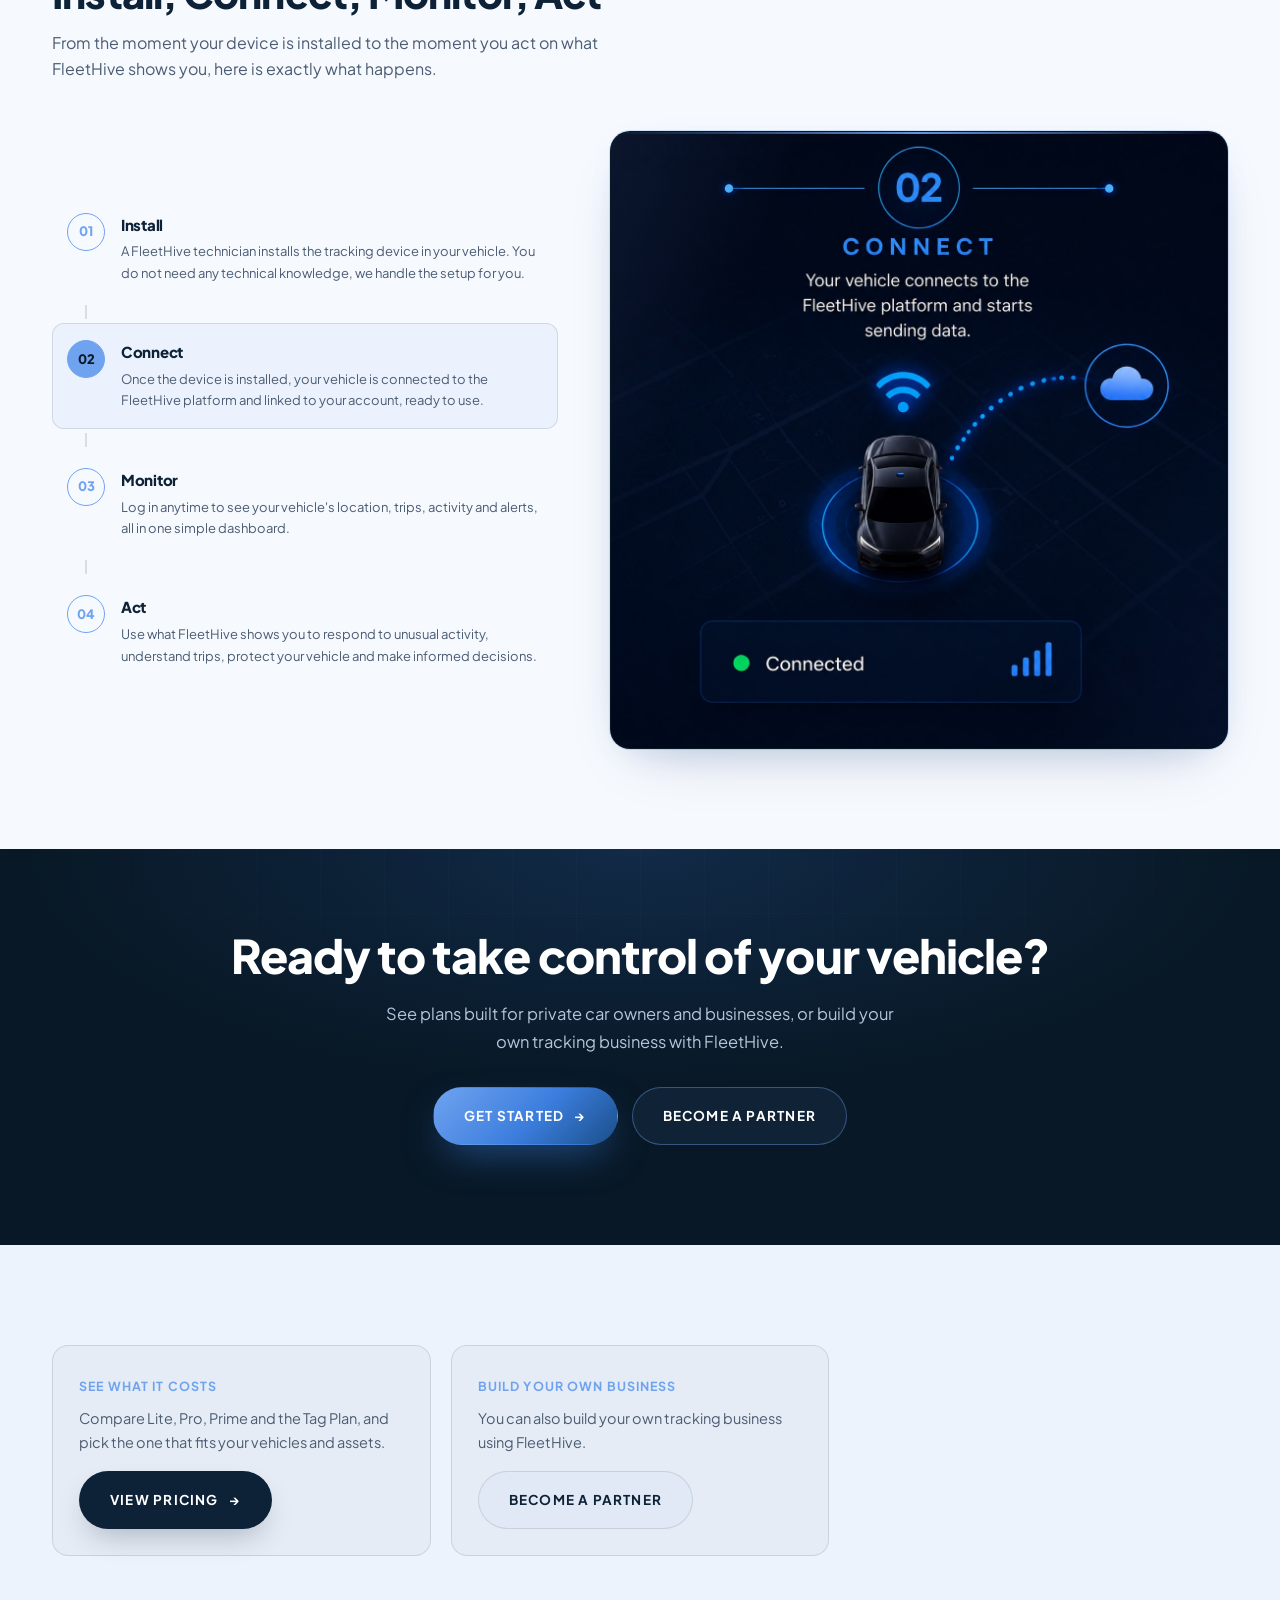
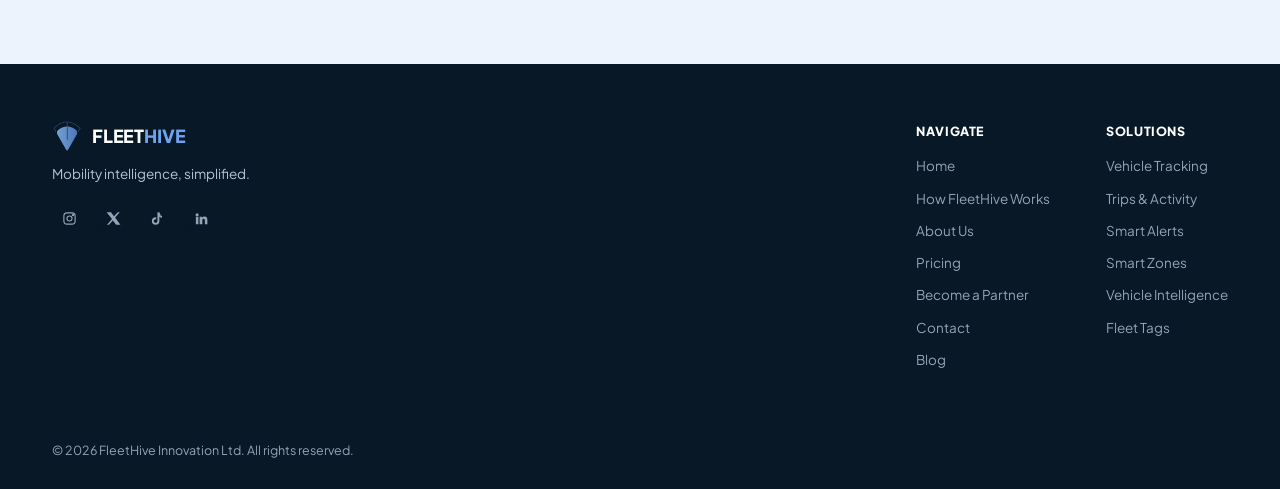
<file: solutions.html>
<!DOCTYPE html>
<html lang="en">
<head>
<meta charset="UTF-8">
<meta http-equiv="refresh" content="0; url=how-it-works.html">
<link rel="canonical" href="how-it-works.html">
<title>How FleetHive Works — FleetHive</title>
<meta name="robots" content="noindex">
<script>window.location.replace("how-it-works.html");</script>
</head>
<body>
<p>Solutions is now part of <a href="how-it-works.html">How FleetHive Works</a>.</p>
</body>
</html>
</file>
<file: style.css>
/* ==========================================================
   FleetHive Homepage — premium build
   Fonts: Plus Jakarta Sans only (per brief)
   Navy-dominant, controlled blue accents
   ========================================================== */

:root{
  --navy:#0D2137;
  --navy-deep:#081826;
  --navy-soft:#122a44;
  --blue:#3B7DDD;
  --sky:#6FA3F0;
  --deep:#1B4F8A;
  --charcoal:#334155;
  --slate:#64748B;
  --silver:#94A3B8;
  --ice:#E8F1FC;
  --success:#10B981;
  --warning:#F59E0B;
  --danger:#EF4444;
  --grad:linear-gradient(135deg, #6FA3F0 0%, #3B7DDD 55%, #1B4F8A 100%);
  --border:rgba(111,163,240,0.16);
  --card-bg:rgba(255,255,255,0.03);
  --card-bg-solid:#132A44;
  --max:1240px;
  --shadow: 0 24px 60px -24px rgba(0,0,0,0.55);
  --glow: 0 0 0 1px rgba(111,163,240,0.25), 0 12px 40px -12px rgba(59,125,221,0.35);

  /* semantic theme tokens — dark (default) */
  --page-bg:var(--navy);
  --page-bg-deep:var(--navy-deep);
  --page-bg-soft:var(--navy-soft);
  --text-primary:#DCE6F5;
  --text-secondary:#B7C4DA;
  --heading:#FFFFFF;
  --nav-bg-t:rgba(8,24,38,0.72);
}

[data-theme="light"]{
  --page-bg:#F6F9FE;
  --page-bg-deep:#EDF3FC;
  --page-bg-soft:#FFFFFF;
  --text-primary:#1B2A3D;
  --text-secondary:#4B5C73;
  --heading:#0D2137;
  --border:rgba(13,33,55,0.12);
  --card-bg:rgba(13,33,55,0.03);
  --card-bg-solid:#FFFFFF;
  --nav-bg-t:rgba(246,249,254,0.82);
  --shadow: 0 24px 60px -30px rgba(13,33,55,0.25);
  --glow: 0 0 0 1px rgba(59,125,221,0.18), 0 12px 40px -16px rgba(59,125,221,0.22);
}
[data-theme="light"] .hero-bg-tracking,
[data-theme="light"] .bg-dots,
[data-theme="light"] .bg-grid{ opacity:0.35; }
[data-theme="light"] .hc-glow,
[data-theme="light"] .hiw-glow{ opacity:0.5; }

*{box-sizing:border-box; margin:0; padding:0;}
html{scroll-behavior:smooth;}
body{
  font-family:'Plus Jakarta Sans', sans-serif;
  background:var(--page-bg);
  color:var(--text-primary);
  line-height:1.65;
  overflow-x:hidden;
  font-weight:400;
  transition:background .3s ease, color .3s ease;
}
/* ---------- Atmospheric glossy blue glow ----------
   A very subtle, fixed backdrop glow behind the page content. Shows through
   on sections that don't set their own solid background-color; sections that
   do (e.g. .section-deep) simply sit on top of it, so this never competes
   with text or turns any surface visibly blue — it's a soft light source,
   not a tint. Light mode uses the FleetHive sky blue (#6FA3F0); dark mode
   uses a much softer ice-blue accent (#E8F1FC) so the UI stays dark. */
body::before{
  content:''; position:fixed; inset:0; z-index:0; pointer-events:none;
  background:
    radial-gradient(ellipse 62% 38% at 50% -6%, rgba(232,241,252,0.05), transparent 62%),
    radial-gradient(ellipse 46% 30% at 100% 22%, rgba(232,241,252,0.03), transparent 66%),
    radial-gradient(ellipse 46% 30% at 0% 78%, rgba(232,241,252,0.025), transparent 66%);
  transition:opacity .3s ease;
}
[data-theme="light"] body::before{
  background:
    radial-gradient(ellipse 62% 38% at 50% -6%, rgba(111,163,240,0.10), transparent 62%),
    radial-gradient(ellipse 46% 30% at 100% 22%, rgba(111,163,240,0.05), transparent 66%),
    radial-gradient(ellipse 46% 30% at 0% 78%, rgba(111,163,240,0.045), transparent 66%);
}
img{display:block; max-width:100%;}
a{color:inherit; text-decoration:none;}
ul{list-style:none;}
button{font-family:inherit;}

h1,h2,h3,h4{
  font-family:'Plus Jakarta Sans', sans-serif;
  color:var(--heading);
  letter-spacing:-0.02em;
  font-weight:800;
}
h1{font-size:clamp(2.1rem,4.4vw,3.6rem); line-height:1.08; letter-spacing:-0.03em;}
h2{font-size:clamp(1.7rem,3.2vw,2.5rem); line-height:1.15;}
h3{font-size:1.25rem; font-weight:700;}
p{color:var(--text-secondary); font-weight:400;}
.eyebrow{
  display:inline-block; font-size:12.5px; font-weight:700; letter-spacing:0.09em;
  text-transform:uppercase; color:var(--sky); margin-bottom:14px;
}
.wrap{max-width:var(--max); margin:0 auto; padding:0 32px; position:relative; z-index:2;}

/* ---------- BACKGROUND PATTERNS ---------- */
.bg-pattern{position:absolute; inset:0; z-index:0; pointer-events:none; opacity:0.5;}
.bg-dots{
  background-image:radial-gradient(rgba(111,163,240,0.18) 1px, transparent 1px);
  background-size:26px 26px;
  -webkit-mask-image:radial-gradient(ellipse 70% 70% at 50% 40%, #000 40%, transparent 80%);
          mask-image:radial-gradient(ellipse 70% 70% at 50% 40%, #000 40%, transparent 80%);
}
.bg-grid{
  background-image:
    linear-gradient(rgba(111,163,240,0.08) 1px, transparent 1px),
    linear-gradient(90deg, rgba(111,163,240,0.08) 1px, transparent 1px);
  background-size:64px 64px;
  -webkit-mask-image:radial-gradient(ellipse 80% 60% at 50% 0%, #000 30%, transparent 78%);
          mask-image:radial-gradient(ellipse 80% 60% at 50% 0%, #000 30%, transparent 78%);
}
.bg-lines svg{width:100%; height:100%; opacity:0.35;}

/* ---------- BUTTONS ---------- */
.btn{
  display:inline-flex; align-items:center; justify-content:center; gap:10px;
  font-family:'Plus Jakarta Sans',sans-serif; font-weight:700; font-size:13.5px;
  letter-spacing:0.09em; text-transform:uppercase;
  padding:17px 30px; border-radius:100px; border:1.5px solid transparent;
  cursor:pointer; transition:transform .18s ease, box-shadow .18s ease, background .18s ease, border-color .18s ease;
  white-space:nowrap; position:relative; overflow:hidden;
}
.btn-primary{background:#fff; color:var(--navy-deep); box-shadow:0 14px 30px -10px rgba(255,255,255,0.25);}
.btn-primary:hover{transform:translateY(-2px) scale(1.02); box-shadow:0 18px 40px -10px rgba(255,255,255,0.35);}
.btn-glow-blue{background:linear-gradient(135deg,#3E7BFA,#6FA3F0) !important; color:#fff !important; box-shadow:0 0 0 rgba(111,163,240,0.5), 0 14px 34px -8px rgba(62,123,250,0.55); animation:btnGlowPulse 2.6s ease-in-out infinite;}
.btn-glow-blue:hover{transform:translateY(-2px) scale(1.02); box-shadow:0 0 0 rgba(111,163,240,0.5), 0 20px 44px -8px rgba(62,123,250,0.7);}
@keyframes btnGlowPulse{
  0%,100%{ box-shadow:0 0 0 0 rgba(111,163,240,0.45), 0 14px 34px -8px rgba(62,123,250,0.55); }
  50%{ box-shadow:0 0 0 10px rgba(111,163,240,0), 0 14px 34px -8px rgba(62,123,250,0.55); }
}
[data-theme="light"] .btn-primary{background:var(--navy); color:#fff; box-shadow:0 14px 30px -10px rgba(13,33,55,0.3);}
[data-theme="light"] .btn-primary:hover{box-shadow:0 18px 40px -10px rgba(13,33,55,0.4);}
.btn-outline{border-color:var(--border); color:var(--heading); background:rgba(111,163,240,0.04);}
.btn-outline:hover{border-color:var(--sky); background:rgba(111,163,240,0.12); transform:translateY(-2px);}
.btn:active{transform:scale(0.97);}
.btn:focus-visible{outline:2px solid var(--sky); outline-offset:3px;}
.btn .arrow{transition:transform .2s ease;}
.btn:hover .arrow{transform:translateX(4px);}

/* click bloom */
.btn-bloom{
  position:absolute; border-radius:50%; background:radial-gradient(circle, rgba(111,163,240,0.55), rgba(111,163,240,0) 70%);
  transform:translate(-50%,-50%) scale(0); pointer-events:none; width:180px; height:180px;
  animation:bloom .65s ease-out forwards;
}
@keyframes bloom{
  0%{transform:translate(-50%,-50%) scale(0); opacity:0.9;}
  100%{transform:translate(-50%,-50%) scale(1.3); opacity:0;}
}
@media (max-width:520px){
  .hero-actions, .final-cta .hero-actions{flex-direction:column; width:100%;}
  .hero-actions .btn, .final-cta .hero-actions .btn{width:100%;}
}

/* ---------- HEADER ---------- */
header{
  position:sticky; top:0; z-index:500;
  background:var(--nav-bg-t); backdrop-filter:blur(14px);
  border-bottom:1px solid var(--border);
  transition:background .3s ease, border-color .3s ease;
}
.navbar{display:flex; align-items:center; justify-content:space-between; padding:22px 0;}
.logo{display:flex; align-items:center; gap:10px;}
.logo-icon-img{width:30px; height:30px; object-fit:contain;}
.logo-text{font-weight:800; font-size:18px; color:var(--heading); letter-spacing:-0.01em;}
.logo-text .hive{color:var(--sky);}
.nav-links{display:flex; align-items:center; gap:6px;}
.nav-links a{font-size:14px; font-weight:600; color:var(--text-secondary); padding:9px 14px; border-radius:8px;}
.nav-links a:hover{color:var(--heading); background:rgba(111,163,240,0.1);}
.nav-links a.active-link{color:var(--sky); background:rgba(111,163,240,0.1);}
.nav-actions{display:flex; align-items:center; gap:12px;}
.mobile-toggle{display:none; background:none; border:none; cursor:pointer; padding:8px;}
.mobile-toggle span{display:block; width:22px; height:2px; background:var(--heading); margin:4px 0; border-radius:2px; transition:.2s;}
.mobile-panel{display:none;}
.mobile-panel.open{
  display:flex; flex-direction:column; gap:2px;
  position:fixed; inset:78px 0 0 0; background:var(--page-bg-deep); z-index:480; padding:26px 24px; overflow-y:auto;
  /* Bree (left) and WhatsApp (right) float above this menu (z-index 600) and are
     never hidden, so the menu keeps extra bottom padding to scroll its last links
     (incl. mp-actions/Login) clear of those two fixed icons instead of being
     covered by them. */
  padding-bottom:104px;
}
.mobile-panel a{
  padding:16px 8px; font-weight:700; font-size:16px; color:var(--heading); border-bottom:1px solid var(--border);
  opacity:0; transform:translateX(-14px); transition:opacity .35s ease, transform .35s ease;
}
.mobile-panel.open a{opacity:1; transform:translateX(0);}
.mobile-panel.open a:nth-child(1){transition-delay:.05s;}
.mobile-panel.open a:nth-child(2){transition-delay:.10s;}
.mobile-panel.open a:nth-child(3){transition-delay:.15s;}
.mobile-panel.open a:nth-child(4){transition-delay:.20s;}
.mobile-panel.open a:nth-child(5){transition-delay:.25s;}
.mobile-panel.open a:nth-child(6){transition-delay:.30s;}
.mobile-panel.open a:nth-child(7){transition-delay:.35s;}
.mobile-panel.open a:nth-child(8){transition-delay:.40s;}
.mobile-panel.open a:nth-child(9){transition-delay:.45s;}
.mobile-panel .mp-actions{display:flex; gap:10px; margin-top:20px;}
.mobile-panel .mp-actions .btn-primary{ opacity:1; transform:none; color:var(--navy-deep); background:#fff; }
[data-theme="light"] .mobile-panel .mp-actions .btn-primary{ color:#fff; background:var(--navy); }
@media (max-width:1180px) and (min-width:961px){
  .nav-links{gap:2px;}
  .nav-links a{padding:9px 10px; font-size:13px;}
}
.nav-get-started{ display:none; }
@media (max-width:960px){
  .nav-links{display:none;}
  .mobile-toggle{display:block;}
  .nav-actions{ gap:8px; }
  .nav-actions .btn{display:none;}
  /* GET STARTED must stay visible beside the theme toggle on every mobile width;
     it overrides the generic ".nav-actions .btn{display:none}" rule above and is
     never hidden behind the toggle, hamburger, or header edge. */
  .nav-actions .btn.nav-get-started{
    display:inline-flex; padding:9px 14px; font-size:11px; letter-spacing:0.06em;
    white-space:nowrap; flex-shrink:0; margin-left:auto;
  }
}
@media (max-width:400px){
  .nav-actions{ gap:6px; }
  .nav-actions .btn.nav-get-started{ padding:8px 10px; font-size:9.5px; }
  .logo-text{ font-size:15px; }
}
@media (max-width:340px){
  .nav-actions .btn.nav-get-started{ padding:7px 8px; font-size:9px; }
}

/* ---------- SIDE SECTION INDICATOR ---------- */
.side-indicator{
  position:fixed; right:26px; top:50%; transform:translateY(-50%); z-index:400;
  display:flex; flex-direction:column; gap:14px;
}
.side-indicator .si-item{
  display:flex; align-items:center; gap:10px; cursor:pointer; justify-content:flex-end;
}
.si-dot{width:7px; height:7px; border-radius:50%; background:var(--text-secondary); opacity:0.45; transition:.25s;}
.si-label{
  font-size:10.5px; font-weight:700; letter-spacing:0.06em; color:var(--text-secondary);
  opacity:0; transform:translateX(6px); transition:.25s; white-space:nowrap;
}
.si-item:hover .si-label{opacity:1; transform:translateX(0);}
.si-item.active .si-dot{background:var(--sky); opacity:1; box-shadow:0 0 10px 2px rgba(111,163,240,0.7); transform:scale(1.3);}
.si-item.active .si-label{opacity:1; transform:translateX(0); color:var(--sky);}
@media (max-width:960px){ .side-indicator{display:none;} }

/* ---------- REVEAL ---------- */
.reveal{opacity:0; transform:translateY(24px); filter:blur(4px); transition:opacity .8s cubic-bezier(.2,.7,.2,1), transform .8s cubic-bezier(.2,.7,.2,1), filter .8s ease;}
.reveal.in{opacity:1; transform:translateY(0); filter:blur(0);}
.reveal-stagger > *{opacity:0; transform:translateY(20px); transition:opacity .6s ease, transform .6s ease;}
.reveal-stagger.in > *{opacity:1; transform:translateY(0);}
.reveal-stagger.in > *:nth-child(1){transition-delay:.05s;}
.reveal-stagger.in > *:nth-child(2){transition-delay:.12s;}
.reveal-stagger.in > *:nth-child(3){transition-delay:.19s;}
.reveal-stagger.in > *:nth-child(4){transition-delay:.26s;}
.reveal-stagger.in > *:nth-child(5){transition-delay:.33s;}
.reveal-stagger.in > *:nth-child(6){transition-delay:.40s;}

section{padding:100px 0; position:relative;}
.sec-head{max-width:600px; margin-bottom:48px;}
.sec-head p{margin-top:14px; font-size:16px;}
.sec-head.center{margin-left:auto; margin-right:auto; text-align:center;}

/* ---------- HERO ---------- */
.hero{padding:56px 0 64px; position:relative; overflow:hidden;}
.hero-grid{display:grid; grid-template-columns:1.15fr 0.85fr; gap:48px; align-items:center;}
.hero p.lead{font-size:17px; max-width:480px; margin:18px 0 30px;}
.hero-audience{display:flex; gap:10px; margin-bottom:22px; flex-wrap:wrap;}
.aud-pill{
  font-size:12px; font-weight:700; padding:7px 14px; border-radius:20px;
  background:rgba(111,163,240,0.1); border:1px solid var(--border); color:var(--sky);
}
.hero-actions{display:flex; gap:14px; flex-wrap:wrap;}

.hero-carousel{position:relative; width:100%; max-width:300px; margin:0 auto; aspect-ratio:941/1672; border-radius:26px; overflow:hidden; box-shadow:var(--glow), var(--shadow); border:1px solid var(--border);}
.hc-track{position:relative; width:100%; height:100%;}
.hc-slide{
  position:absolute; inset:0; opacity:0; transform:scale(1.04) translateX(30px); filter:blur(6px);
  transition:opacity 1s cubic-bezier(.2,.7,.2,1), transform 1.1s cubic-bezier(.2,.7,.2,1), filter 1s ease;
}
.hc-slide img{width:100%; height:100%; object-fit:cover; transition:transform .6s cubic-bezier(.2,.7,.2,1);}
.hero-carousel:hover .hc-slide.active img{transform:scale(1.045);}
.hc-slide.active{opacity:1; transform:scale(1) translateX(0); filter:blur(0); z-index:2;}
.hc-slide.prev{transform:scale(0.98) translateX(-30px); filter:blur(6px);}
.hc-glow{position:absolute; inset:-40%; background:radial-gradient(circle, rgba(59,125,221,0.35), transparent 60%); z-index:-1; filter:blur(40px);}
.hc-dots{display:flex; justify-content:center; gap:8px; margin-top:18px;}
.hc-dot{width:7px; height:7px; border-radius:50%; background:rgba(255,255,255,0.25); cursor:pointer; transition:.2s;}
.hc-dot.active{background:var(--sky); width:22px; border-radius:4px;}
.hc-arrow{
  position:absolute; top:50%; transform:translateY(-50%); z-index:5;
  width:36px; height:36px; border-radius:50%; background:rgba(8,24,38,0.6); border:1px solid var(--border);
  display:flex; align-items:center; justify-content:center; cursor:pointer; color:#fff; backdrop-filter:blur(6px);
}
.hc-arrow.left{left:-16px;} .hc-arrow.right{right:-16px;}
@media (max-width:520px){ .hc-arrow{display:none;} }

/* ---------- INTELLIGENCE STRIP — continuous diagonal marquee ---------- */
.strip{
  padding:0; background:var(--page-bg-deep); border-top:1px solid var(--border); border-bottom:1px solid var(--border);
  overflow:hidden; position:relative; height:96px; display:flex; align-items:center; transition:background .3s ease;
}
.section-deep{background:var(--page-bg-deep); transition:background .3s ease;}
.strip-diag{
  position:absolute; left:-5%; right:-5%; white-space:nowrap;
}
.strip-marquee{display:flex; width:max-content; animation:marquee-ltr 18s linear infinite; text-transform:uppercase; letter-spacing:0.12em; font-weight:600;}
.strip-marquee span.item{
  display:inline-flex; align-items:center; gap:12px;
  font-weight:700; font-size:clamp(1.1rem,2.2vw,1.5rem); letter-spacing:0.12em;
  color:var(--sky); -webkit-text-stroke:0;
  padding:0 34px;
}
.strip-marquee span.item.filled{color:var(--heading); text-shadow:0 0 18px rgba(111,163,240,0.45);}
.strip-marquee span.item .sep{width:6px; height:6px; border-radius:50%; background:var(--sky); box-shadow:0 0 12px 3px rgba(111,163,240,0.7); -webkit-text-stroke:0;}
/* left -> right continuous flow: content starts shifted left by 50% and animates back to 0 */
@keyframes marquee-ltr{ 0%{transform:translateX(-50%);} 100%{transform:translateX(0);} }
.strip:hover .strip-marquee{animation-play-state:paused;}
@media (max-width:700px){ .strip{height:76px;} .strip-marquee{animation-duration:14s;} }

/* live left->right scanning light sweeping across the strip */
.strip-scan{
  position:absolute; top:0; bottom:0; left:-20%; width:20%; z-index:2; pointer-events:none;
  background:linear-gradient(90deg, transparent, rgba(111,163,240,0.16) 45%, rgba(111,163,240,0.28) 50%, rgba(111,163,240,0.16) 55%, transparent);
  animation:strip-scan-move 5.5s linear infinite;
  mix-blend-mode:screen;
}
@keyframes strip-scan-move{ 0%{left:-20%;} 100%{left:100%;} }

/* ---------- PROBLEM — stacked cards w/ liquid wave hover ---------- */
.problem-grid{display:grid; grid-template-columns:repeat(2,1fr); gap:20px; max-width:820px; margin:0 auto;}
.problem-card{
  position:relative; background:var(--card-bg); border:1px solid var(--border); border-radius:18px;
  padding:24px; overflow:hidden; min-height:168px;
  transition:transform .3s ease, border-color .3s ease, box-shadow .3s ease;
}
.problem-card:hover, .problem-card.touched{
  transform:translateY(-5px); border-color:rgba(111,163,240,0.45); box-shadow:0 22px 50px -22px rgba(59,125,221,0.4);
}
.problem-top{display:flex; justify-content:space-between; align-items:flex-start; position:relative; z-index:3;}
.problem-icon{
  width:40px; height:40px; border-radius:11px; background:rgba(239,68,68,0.14);
  display:flex; align-items:center; justify-content:center;
}
.problem-idx{font-size:11px; font-weight:800; color:rgba(255,255,255,0.25); letter-spacing:0.06em;}
.problem-card h4{color:var(--heading); font-size:15px; margin:16px 0 6px; position:relative; z-index:3;}
.problem-card p{font-size:13px; position:relative; z-index:3;}
.problem-wave{
  position:absolute; left:-10%; right:-10%; bottom:-46px; height:70px; z-index:1;
  fill:rgba(59,125,221,0.16); transition:bottom .55s cubic-bezier(.2,.8,.3,1);
}
.problem-wave.w2{fill:rgba(111,163,240,0.1); bottom:-58px; transition-delay:.05s;}
.problem-card:hover .problem-wave, .problem-card.touched .problem-wave{bottom:-4px;}
.problem-card:hover .problem-wave.w2, .problem-card.touched .problem-wave.w2{bottom:-14px;}
@media (max-width:640px){ .problem-grid{grid-template-columns:1fr;} }

/* ---------- SOLUTIONS ---------- */
.sol-section{position:relative;}
.sol-bg-installer{
  position:absolute; inset:0; z-index:0; pointer-events:none;
  background-image:linear-gradient(180deg, var(--page-bg-deep) 0%, rgba(8,24,38,0.72) 55%, var(--page-bg-deep) 100%), url('assets/is-bg.png');
  background-size:cover; background-position:80% 30%;
  opacity:0.18;
}
[data-theme="light"] .sol-bg-installer{
  background-image:linear-gradient(180deg, var(--page-bg-deep) 0%, rgba(237,243,252,0.32) 55%, var(--page-bg-deep) 100%), url('assets/is-bg.png');
  opacity:0.55;
}
@media (max-width:760px){ .sol-bg-installer{ opacity:0.16; background-position:70% 20%; } }
@media (max-width:760px){ [data-theme="light"] .sol-bg-installer{ opacity:0.32; } }
.sol-grid{display:grid; grid-template-columns:repeat(3,1fr); gap:20px; position:relative; z-index:2;}
.sol-card{
  background:var(--card-bg); border:1px solid var(--border); border-radius:18px; padding:28px;
  transition:transform .25s ease, border-color .25s ease, box-shadow .25s ease; position:relative; overflow:hidden;
}
.sol-bg-tag{
  position:absolute; inset:0; z-index:0; pointer-events:none;
  background-image:url('assets/ft-bg.png'); background-size:cover; background-position:center;
  opacity:0.22;
}
[data-theme="light"] .sol-bg-tag{ opacity:0.14; }
.sol-card-tag > *:not(.sol-bg-tag){ position:relative; z-index:2; }
.sol-card:hover{transform:translateY(-5px); border-color:rgba(111,163,240,0.45); box-shadow:0 20px 50px -20px rgba(59,125,221,0.35);}
.sol-num{font-size:12px; font-weight:800; color:var(--sky); letter-spacing:0.08em; margin-bottom:14px; display:block;}
.sol-icon{width:44px; height:44px; border-radius:12px; background:rgba(59,125,221,0.12); display:flex; align-items:center; justify-content:center; margin-bottom:16px;}
.sol-card h3{font-size:17px; margin-bottom:8px;}
.sol-card p{font-size:13.5px;}

/* ---------- NUMBERS ---------- */
.numbers-panel{
  background:linear-gradient(160deg, var(--page-bg-soft), var(--page-bg-deep));
  border:1px solid var(--border); border-radius:24px; padding:56px 40px; position:relative; overflow:hidden;
  transition:background .3s ease;
}
.numbers-panel::before{
  content:''; position:absolute; inset:0; background:radial-gradient(circle at 20% 20%, rgba(111,163,240,0.15), transparent 55%); pointer-events:none;
}
.numbers-grid{display:grid; grid-template-columns:repeat(4,1fr); gap:28px; position:relative; z-index:2;}
.num-item{text-align:center;}
.num-icon{width:46px; height:46px; border-radius:12px; background:rgba(59,125,221,0.15); display:flex; align-items:center; justify-content:center; margin:0 auto 16px;}
.num-value{font-size:clamp(2rem,4vw,2.8rem); font-weight:800; color:var(--heading); letter-spacing:-0.02em;}
.num-value .plus{color:var(--sky);}
.num-label{font-size:12px; font-weight:700; letter-spacing:0.06em; text-transform:uppercase; color:var(--silver); margin-top:8px;}
@media (max-width:800px){ .numbers-grid{grid-template-columns:repeat(2,1fr);} }

/* ---------- HOW IT WORKS ---------- */
.hiw-visual{
  border-radius:20px; overflow:hidden; border:1px solid var(--border); box-shadow:var(--shadow);
  position:relative;
}
.hiw-visual img{width:100%; display:block; transition:transform 1s cubic-bezier(.2,.7,.2,1);}
.hiw-visual.in img{transform:scale(1);}
.hiw-visual img{transform:scale(1.06);}
.hiw-glow{position:absolute; inset:-10%; background:radial-gradient(circle at 50% 0%, rgba(59,125,221,0.28), transparent 60%); z-index:-1; filter:blur(30px);}
.hiw-steps{display:grid; grid-template-columns:repeat(4,1fr); gap:18px; margin-top:36px;}
.hiw-step{text-align:center;}
.hiw-num{
  width:38px; height:38px; border-radius:50%; border:1.5px solid var(--sky); color:var(--sky);
  display:flex; align-items:center; justify-content:center; font-weight:800; font-size:13px; margin:0 auto 12px;
}
.hiw-step h4{color:var(--heading); font-size:14px; margin-bottom:5px;}
.hiw-step p{font-size:12.5px;}
@media (max-width:700px){ .hiw-steps{grid-template-columns:1fr 1fr;} }

/* ---------- PLATFORM CAROUSEL ---------- */
.platform-carousel{position:relative; max-width:980px; margin:0 auto;}
.pc-stage{position:relative; border-radius:18px; overflow:hidden; border:1px solid var(--border); box-shadow:var(--glow), var(--shadow); aspect-ratio:1536/1024; background:var(--navy-deep);}
.pc-slide{position:absolute; inset:0; opacity:0; transform:scale(0.94) translateX(40px); filter:blur(8px); transition:opacity .9s cubic-bezier(.2,.7,.2,1), transform .95s cubic-bezier(.2,.7,.2,1), filter .9s ease;}
.pc-slide img{width:100%; height:100%; object-fit:contain; background:var(--navy-deep); transition:transform .6s cubic-bezier(.2,.7,.2,1), filter .4s ease;}
.pc-stage:hover .pc-slide.active img{transform:scale(1.03); filter:drop-shadow(0 0 24px rgba(111,163,240,0.25));}
.pc-slide.active{opacity:1; transform:scale(1) translateX(0); filter:blur(0); z-index:2;}
.pc-caption{text-align:center; margin-top:26px;}
.pc-caption .pcc-num{font-size:12px; font-weight:800; color:var(--sky); letter-spacing:0.1em;}
.pc-caption h3{
  font-size:clamp(1.3rem,2.4vw,1.8rem); margin-top:8px; color:var(--heading); text-shadow:0 0 24px rgba(59,125,221,0.35);
  transition:opacity .4s ease, transform .4s ease;
}
.pc-dots{display:flex; justify-content:center; gap:9px; margin-top:20px;}
.pc-dot{width:8px; height:8px; border-radius:50%; background:rgba(255,255,255,0.22); cursor:pointer; transition:.2s;}
.pc-dot.active{background:var(--sky); width:26px; border-radius:5px; box-shadow:0 0 10px 2px rgba(111,163,240,0.5);}
.pc-arrow{position:absolute; top:50%; transform:translateY(-50%); z-index:6; width:42px; height:42px; border-radius:50%; background:rgba(8,24,38,0.65); border:1px solid var(--border); display:flex; align-items:center; justify-content:center; cursor:pointer; color:#fff; backdrop-filter:blur(8px);}
.pc-arrow.left{left:-20px;} .pc-arrow.right{right:-20px;}
@media (max-width:760px){ .pc-arrow{display:none;} }

/* ---------- WHY — liquid hover ---------- */
.why-grid{display:grid; grid-template-columns:repeat(4,1fr); gap:20px;}
.why-card{
  position:relative; padding:22px; border-radius:16px; overflow:hidden; border:1px solid transparent;
  transition:transform .3s ease, border-color .3s ease;
}
.why-card:hover, .why-card.touched{transform:translateY(-5px); border-color:rgba(111,163,240,0.35);}
.why-icon{width:48px; height:48px; border-radius:13px; border:1.5px solid var(--border); display:flex; align-items:center; justify-content:center; margin-bottom:18px; transition:.25s; position:relative; z-index:3; background:var(--navy);}
.why-card:hover .why-icon, .why-card.touched .why-icon{border-color:var(--sky); box-shadow:0 0 20px -4px rgba(111,163,240,0.6);}
.why-card h4{color:var(--heading); font-size:15.5px; margin-bottom:8px; position:relative; z-index:3;}
.why-card p{font-size:13.5px; position:relative; z-index:3;}
.why-card .problem-wave{opacity:0.7;}

/* ---------- PRICING ---------- */
.price-grid{display:grid; grid-template-columns:repeat(3,1fr); gap:22px;}
.price-card{
  background:var(--card-bg); border:1px solid var(--border); border-radius:20px; padding:32px 28px;
  transition:transform .25s ease, border-color .25s ease, box-shadow .25s ease; position:relative;
}
.price-card:hover{transform:translateY(-6px); box-shadow:0 24px 60px -24px rgba(59,125,221,0.4);}
.price-card.feat{border:1.5px solid var(--blue); background:linear-gradient(160deg, rgba(59,125,221,0.12), rgba(19,42,68,0.4));}
.price-badge{position:absolute; top:-13px; left:26px; background:var(--grad); color:#fff; font-size:11px; font-weight:800; padding:5px 13px; border-radius:20px;}
.price-name{font-size:12px; font-weight:800; letter-spacing:0.08em; color:var(--sky); text-transform:uppercase;}
.price-amt{font-size:30px; font-weight:800; color:var(--heading); margin:12px 0 2px;}
.price-amt span{font-size:14px; color:var(--silver); font-weight:600;}
.price-yr{font-size:12.5px; color:var(--silver); margin-bottom:22px;}
.price-feats li{display:flex; gap:9px; font-size:13.5px; padding:7px 0; color:var(--text-secondary); border-top:1px solid var(--border);}
.price-feats li:first-child{border-top:none;}
.price-feats li::before{content:'✓'; color:var(--success); font-weight:800;}
.price-card .btn{width:100%; justify-content:center; margin-top:22px;}

/* ---------- STORIES ---------- */
.stories-carousel{position:relative;}
.sc-track{display:flex; gap:20px; overflow-x:auto; scroll-snap-type:x mandatory; padding-bottom:8px; scrollbar-width:none;}
.sc-track::-webkit-scrollbar{display:none;}
.story-card{
  scroll-snap-align:start; flex:0 0 auto; width:340px;
  background:var(--card-bg); border:1px solid var(--border); border-radius:18px; padding:26px;
  transition:transform .25s ease, border-color .25s ease;
}
.story-card:hover{transform:translateY(-4px); border-color:rgba(111,163,240,0.4);}
.story-quote{font-size:14px; color:var(--text-primary); line-height:1.65;}
.story-quote::before{content:'"'; color:var(--sky); font-size:26px; font-weight:800; display:block; line-height:0.6; margin-bottom:10px;}
.story-who{display:flex; align-items:center; gap:12px; margin-top:22px;}
.story-avatar{width:40px; height:40px; border-radius:50%; display:flex; align-items:center; justify-content:center; font-weight:800; font-size:13px; color:#fff; flex-shrink:0;}
.story-name{font-weight:700; font-size:13.5px; color:var(--heading);}
.story-role{font-size:12px; color:var(--silver);}
.sc-tabs{display:flex; gap:10px; margin-bottom:28px;}
.sc-tab{padding:9px 18px; border-radius:20px; border:1px solid var(--border); background:transparent; color:var(--silver); font-weight:700; font-size:13px; cursor:pointer;}
.sc-tab.active{background:var(--blue); border-color:var(--blue); color:#fff;}
.sc-arrows{display:flex; gap:10px; justify-content:center; margin-top:20px;}
.sc-arrow{width:38px; height:38px; border-radius:50%; border:1px solid var(--border); background:var(--card-bg); display:flex; align-items:center; justify-content:center; cursor:pointer; color:var(--heading);}
@media (max-width:600px){ .story-card{width:82vw;} }

/* ---------- FINAL CTA ---------- */
.final-cta{
  --heading:#FFFFFF; --text-primary:#DCE6F5; --text-secondary:#B7C4DA;
  background:radial-gradient(ellipse 80% 100% at 50% 0%, rgba(59,125,221,0.18), transparent 60%), var(--navy-deep);
  text-align:center; position:relative; overflow:hidden;
}
.final-cta h2{font-size:clamp(1.9rem,4vw,2.9rem);}
.final-cta p.lead{max-width:520px; margin:18px auto 32px; font-size:16.5px;}
.final-cta .hero-actions{justify-content:center;}

/* ---------- FOOTER ---------- */
footer{
  --heading:#FFFFFF; --text-primary:#DCE6F5; --text-secondary:#B7C4DA;
  background:var(--navy-deep); border-top:1px solid var(--border); padding:56px 0 28px;
}
.foot-grid{display:flex; justify-content:space-between; flex-wrap:wrap; gap:36px; margin-bottom:36px;}
.foot-brand p{font-size:13.5px; margin-top:12px; max-width:270px; color:var(--text-secondary);}
.foot-cols{display:flex; gap:56px; flex-wrap:wrap;}
.foot-col h4{color:#fff; font-size:12.5px; text-transform:uppercase; letter-spacing:0.05em; margin-bottom:14px;}
.foot-col a{display:block; font-size:13.5px; color:var(--silver); margin-bottom:10px;}
.foot-col a:hover{color:var(--sky);}
.foot-social{display:flex; gap:10px; margin-top:16px;}
.foot-social a{width:34px; height:34px; border-radius:50%; border:1px solid var(--border); display:flex; align-items:center; justify-content:center; color:var(--silver);}
.foot-social a:hover{color:var(--sky); border-color:var(--sky);}
.foot-bottom{border-top:1px solid var(--border); padding-top:22px; display:flex; justify-content:space-between; flex-wrap:wrap; gap:12px; font-size:12.5px; color:var(--silver);}

/* NOTE: Global floating actions (Bree + WhatsApp) now live in one consolidated
   block — see "GLOBAL FLOATING ACTIONS" below — so there's a single source of
   truth for their fixed viewport position. */

/* ---------- RESPONSIVE ---------- */
@media (max-width:880px){
  .hero-grid{grid-template-columns:1fr; gap:40px;}
  .hero-carousel{max-width:280px;}
  .problem-grid, .sol-grid, .why-grid, .price-grid{grid-template-columns:repeat(2,1fr);}
  .numbers-grid{grid-template-columns:repeat(2,1fr);}
}
@media (max-width:640px){
  .wrap{padding:0 20px;}
  section{padding:66px 0;}
  .problem-grid, .sol-grid, .why-grid, .price-grid, .hiw-steps{grid-template-columns:1fr;}
  .numbers-panel{padding:36px 22px;}
  .sc-tabs{flex-wrap:wrap;}
}
@media (prefers-reduced-motion:reduce){
  *{animation-duration:0.001ms !important; transition-duration:0.001ms !important;}
  .reveal, .reveal-stagger > *{opacity:1 !important; transform:none !important; filter:none !important;}
}

/* ==========================================================
   NEW COMPONENTS — corrections pass
   ========================================================== */

/* ---------- HERO truck background (TH.png) ---------- */
.hero-truck-bg{
  position:absolute; inset:0; z-index:0; pointer-events:none;
  background-image:linear-gradient(100deg, var(--page-bg) 18%, rgba(13,33,55,0.55) 46%, rgba(13,33,55,0.25) 100%), url('assets/th-bg.png');
  background-size:cover; background-position:center right;
  opacity:0.18;
}
[data-theme="light"] .hero-truck-bg{
  background-image:linear-gradient(100deg, var(--page-bg) 15%, rgba(246,249,254,0.42) 42%, rgba(246,249,254,0.1) 100%), url('assets/th-bg.png');
  opacity:0.55;
}
@media (max-width:880px){ .hero-truck-bg{ opacity:0.16; background-position:center 30%; } }
@media (max-width:880px){ [data-theme="light"] .hero-truck-bg{ opacity:0.34; } }

/* ---------- HERO tracking environment background ---------- */
.hero-bg-tracking{position:absolute; inset:0; z-index:0; overflow:hidden; pointer-events:none;}
.hero-bg-tracking svg{width:100%; height:100%;}
.hbt-route{fill:none; stroke:rgba(111,163,240,0.35); stroke-width:1.4; stroke-dasharray:6 6;}
.hbt-route-glow{fill:none; stroke:var(--sky); stroke-width:2; stroke-dasharray:260; stroke-dashoffset:260; animation:hbt-draw 6s ease-in-out infinite;}
@keyframes hbt-draw{ 0%{stroke-dashoffset:260;} 45%{stroke-dashoffset:0;} 100%{stroke-dashoffset:0;} }
.hbt-node{fill:rgba(111,163,240,0.5);}
.hbt-node-pulse{fill:var(--sky); animation:hbt-pulse 2.4s ease-in-out infinite;}
@keyframes hbt-pulse{0%,100%{opacity:0.5; r:3;} 50%{opacity:1; r:5;}}

/* ---------- HOW IT WORKS carousel (image + step list) ---------- */
.hiw-layout{display:grid; grid-template-columns:0.9fr 1.1fr; gap:52px; align-items:center;}
.hiw-steplist{display:flex; flex-direction:column; gap:4px;}
.hiw-li{
  display:flex; gap:16px; padding:16px 14px; border-radius:12px; cursor:pointer;
  border:1px solid transparent; transition:background .25s ease, border-color .25s ease;
}
.hiw-li.active{background:rgba(111,163,240,0.08); border-color:var(--border);}
.hiw-li .hiw-num{flex-shrink:0;}
.hiw-li.active .hiw-num{border-color:var(--sky); background:var(--sky); color:var(--navy-deep);}
.hiw-li h4{color:var(--heading); font-size:15px; margin-bottom:4px;}
.hiw-li p{font-size:13px;}
.hiw-connector{width:2px; background:var(--border); margin-left:33px; height:14px;}
.hiw-visual2{position:relative; border-radius:20px; overflow:hidden; border:1px solid var(--border); box-shadow:var(--shadow); aspect-ratio:1/1; background:var(--navy-deep);}
.hiw-visual2 .hiw-slide{position:absolute; inset:0; opacity:0; transition:opacity .7s ease; clip-path:inset(0 0 0 0);}
.hiw-visual2 .hiw-slide.active{opacity:1;}
.hiw-visual2 img{width:100%; height:100%; object-fit:cover; transition:transform .6s cubic-bezier(.2,.7,.2,1);}
.hiw-visual2:hover img{transform:scale(1.04);}
.hiw-scanline{position:absolute; left:0; right:0; height:2px; background:linear-gradient(90deg, transparent, var(--sky), transparent); opacity:0; z-index:5;}
.hiw-visual2.scanning .hiw-scanline{opacity:0.9; animation:hiw-scan 1.1s ease-in-out;}
@keyframes hiw-scan{0%{top:0;} 100%{top:100%;}}
@media (max-width:900px){ .hiw-layout{grid-template-columns:1fr;} .hiw-visual2{order:-1;} }

/* ---------- PLATFORM scan glow (dashboard intelligence) ---------- */
.pc-stage{position:relative;}
.pc-stage::after{
  content:''; position:absolute; inset:0; z-index:4; pointer-events:none;
  background:linear-gradient(180deg, rgba(111,163,240,0.08), transparent 30%, transparent 70%, rgba(111,163,240,0.08));
}
.pc-scanline{position:absolute; left:0; right:0; top:0; height:2px; background:linear-gradient(90deg, transparent, var(--sky), transparent); z-index:6; opacity:0;}
.pc-stage.scanning .pc-scanline{opacity:1; animation:hiw-scan 0.9s ease-in-out;}

/* ---------- PRICING toggle ---------- */
.price-toggle{display:flex; align-items:center; justify-content:center; gap:14px; margin-bottom:40px;}
.pt-label{font-size:13.5px; font-weight:700; color:var(--silver); transition:color .2s ease;}
.pt-label.active{color:var(--heading);}
.pt-switch{width:52px; height:28px; border-radius:20px; background:rgba(255,255,255,0.1); border:1px solid var(--border); position:relative; cursor:pointer; flex-shrink:0;}
.pt-knob{position:absolute; top:2px; left:2px; width:22px; height:22px; border-radius:50%; background:var(--sky); transition:transform .25s cubic-bezier(.4,1.4,.6,1); box-shadow:0 2px 8px rgba(0,0,0,0.3);}
.pt-switch.annual .pt-knob{transform:translateX(24px);}
.pt-save{font-size:11px; font-weight:700; color:var(--success); background:rgba(16,185,129,0.12); padding:3px 9px; border-radius:10px;}
.price-amt-wrap{position:relative; min-height:44px; overflow:hidden;}
.price-amt{transition:opacity .3s ease, transform .3s ease;}
.price-amt.swap{opacity:0; transform:translateY(8px);}

/* ---------- STORIES depth carousel ---------- */
.sc-track{position:relative;}
.story-card{transition:transform .4s ease, opacity .4s ease, filter .4s ease;}
.story-card.sc-side{transform:scale(0.92); opacity:0.55; filter:blur(0.5px);}
.story-card.sc-center{transform:scale(1); opacity:1;}

/* ==========================================================
   GLOBAL FLOATING ACTIONS — Bree (LEFT) + WhatsApp (RIGHT)
   Single source of truth for position. Both are position:fixed
   to the viewport (never document flow) and their left/right +
   bottom offsets must not be touched by any other rule, script,
   or the idle animations below. The idle animations only ever
   animate `transform` / `box-shadow` — never left/right/bottom —
   so the anchor point never actually moves.
   ========================================================== */

/* ---------- WHATSAPP (right region) ---------- */
.wa-float{
  position:fixed; right:20px; bottom:24px; z-index:600;
  display:flex; align-items:center; gap:8px;
  background:rgba(13,33,55,0.85); backdrop-filter:blur(10px);
  border:1px solid rgba(111,163,240,0.3); border-radius:100px;
  padding:9px 15px 9px 10px; cursor:pointer;
  box-shadow:0 0 0 1px rgba(111,163,240,0.25), 0 14px 30px -12px rgba(59,125,221,0.4);
  animation:wa-breathe 3.6s ease-in-out infinite;
}
.wa-float:hover{border-color:var(--sky);}
.wa-float:active{transform:scale(0.94);}
.wa-online{width:9px; height:9px; border-radius:50%; background:var(--sky); box-shadow:0 0 8px 2px rgba(111,163,240,0.6); flex-shrink:0;}
.wa-float svg.wa-icon{width:16px; height:16px; flex-shrink:0; filter:drop-shadow(0 0 4px rgba(111,163,240,0.7));}
.wa-float .wa-text{font-size:12px; font-weight:700; color:#fff; white-space:nowrap;}
.wa-halo{ position:absolute; inset:-6px; border-radius:100px; border:1px solid rgba(111,163,240,0.35); animation:wa-halo-pulse 2.6s ease-out infinite; pointer-events:none; }
@keyframes wa-halo-pulse{ 0%{ transform:scale(0.96); opacity:0.8; } 100%{ transform:scale(1.06); opacity:0; } }
@keyframes wa-breathe{0%,100%{transform:scale(1);} 50%{transform:scale(1.03);}}
@media (prefers-reduced-motion: reduce){ .wa-float{ animation:none; } .wa-halo{ animation:none; } }
@media (max-width:600px){
  .wa-float{right:16px; bottom:18px; padding:11px 16px 11px 12px;}
  .wa-float .wa-text{display:none;}
}

/* ---------- BREE AI ASSISTANT (left region) ---------- */
.bree-launcher{
  position:fixed; left:20px; bottom:24px; z-index:600;
  display:flex; align-items:center; gap:8px;
  background:linear-gradient(135deg, rgba(27,79,138,0.9), rgba(59,125,221,0.9));
  border-radius:100px; padding:9px 16px 9px 9px; cursor:pointer;
  box-shadow:0 0 0 1px rgba(111,163,240,0.35), 0 12px 28px -10px rgba(59,125,221,0.65);
  animation:bree-breathe 3.4s ease-in-out infinite, bree-hover 4.8s ease-in-out infinite;
}
.bree-launcher:active{transform:scale(0.94);}
.bree-launcher .bree-avatar{width:22px; height:22px; border-radius:50%; background:rgba(255,255,255,0.25); display:flex; align-items:center; justify-content:center; font-weight:800; font-size:11px; color:#fff; position:relative;}
.bree-launcher .bree-text{font-size:12px; font-weight:700; color:#fff;}
.bree-ai-ring{
  position:absolute; inset:-6px; border-radius:50%; border:1.5px solid rgba(111,163,240,0.6);
  border-top-color:transparent; animation:bree-spin 3s linear infinite;
}
.bree-dot{ position:absolute; width:5px; height:5px; border-radius:50%; background:var(--sky); box-shadow:0 0 6px 2px rgba(111,163,240,0.7); }
.bree-launcher .bree-ai-badge{
  position:absolute; top:-3px; right:-3px; width:12px; height:12px; border-radius:50%;
  background:var(--sky); border:2px solid var(--navy-deep); animation:pulse-dot 1.8s infinite;
}
@keyframes bree-breathe{
  0%,100%{ box-shadow:0 0 0 1px rgba(111,163,240,0.35), 0 14px 34px -10px rgba(59,125,221,0.65); }
  50%{ box-shadow:0 0 0 4px rgba(111,163,240,0.18), 0 14px 40px -8px rgba(59,125,221,0.8); }
}
/* Extremely subtle idle drift (~4px / ~0.1cm), transform-only — the fixed
   left/bottom anchor above never changes. Removed entirely for users who
   prefer reduced motion. */
@keyframes bree-hover{
  0%,100%{ transform:translateY(0); }
  50%{ transform:translateY(-4px); }
}
@keyframes bree-spin{ 100%{ transform:rotate(360deg); } }
@media (prefers-reduced-motion: reduce){
  .bree-launcher{ animation:none; }
  .bree-ai-ring{ animation:none; }
}
@media (max-width:600px){ .bree-launcher{left:16px; bottom:18px;} .bree-launcher .bree-text{display:none;} }

.bree-panel{
  position:fixed; left:20px; bottom:84px; z-index:650; width:340px; max-width:calc(100vw - 32px);
  height:440px; max-height:70vh; background:var(--navy); border:1px solid var(--border); border-radius:18px;
  box-shadow:var(--shadow); display:none; flex-direction:column; overflow:hidden;
}
.bree-panel.open{display:flex;}
@media (max-width:600px){ .bree-panel{ left:16px; bottom:70px; } }
.bree-head{display:flex; align-items:center; justify-content:space-between; padding:16px 18px; border-bottom:1px solid var(--border); background:var(--navy-deep);}
.bree-head-info{display:flex; align-items:center; gap:10px;}
.bree-head .bree-avatar{width:32px; height:32px; border-radius:50%; background:var(--grad); display:flex; align-items:center; justify-content:center; font-weight:800; font-size:13px; color:#fff;}
.bree-head-name{font-size:14px; font-weight:800; color:#fff;}
.bree-head-status{font-size:11px; color:var(--success);}
.bree-close{background:none; border:none; color:var(--silver); cursor:pointer; font-size:20px; line-height:1;}
.bree-body{flex:1; overflow-y:auto; padding:16px; display:flex; flex-direction:column; gap:10px;}
.bree-msg{max-width:85%; padding:10px 14px; border-radius:14px; font-size:13.5px; line-height:1.5;}
.bree-msg.bot{background:rgba(255,255,255,0.06); color:#DCE6F5; align-self:flex-start; border-bottom-left-radius:4px;}
.bree-msg.user{background:var(--blue); color:#fff; align-self:flex-end; border-bottom-right-radius:4px;}
.bree-quick{display:flex; flex-wrap:wrap; gap:6px; padding:0 16px 12px;}
.bree-quick button{font-size:11.5px; padding:7px 12px; border-radius:20px; border:1px solid var(--border); background:transparent; color:var(--sky); cursor:pointer;}
.bree-input-row{display:flex; gap:8px; padding:12px; border-top:1px solid var(--border);}
.bree-input-row input{flex:1; background:rgba(255,255,255,0.05); border:1px solid var(--border); border-radius:20px; padding:10px 14px; color:#fff; font-size:13px; font-family:'Plus Jakarta Sans',sans-serif;}
.bree-input-row input:focus{outline:none; border-color:var(--sky);}
.bree-send{width:38px; height:38px; border-radius:50%; background:var(--blue); border:none; color:#fff; cursor:pointer; display:flex; align-items:center; justify-content:center; flex-shrink:0;}

.placeholder-note{
  background:rgba(245,158,11,0.08); border:1px dashed rgba(245,158,11,0.4); color:#F5C77E;
  border-radius:8px; padding:12px 16px; font-size:12.5px; font-style:italic;
}

/* ---------- CTA-specific button variants (visually distinct from Hero) ---------- */
.btn-cta-primary{
  background:var(--grad); color:#fff; border-color:transparent;
  box-shadow:0 16px 40px -12px rgba(59,125,221,0.6);
}
.btn-cta-primary:hover{ box-shadow:0 20px 48px -10px rgba(59,125,221,0.75); transform:translateY(-2px) scale(1.02); }
.btn-cta-outline{
  background:rgba(111,163,240,0.08); border-color:rgba(111,163,240,0.4); color:#fff;
}
.btn-cta-outline:hover{ background:rgba(111,163,240,0.16); border-color:var(--sky); }

/* ---------- Interaction reset guarantee ---------- */
.problem-card, .why-card{ transition:transform .3s ease, border-color .3s ease, box-shadow .3s ease; }
.problem-card:not(:hover):not(.touched), .why-card:not(:hover):not(.touched){
  transform:none; border-color:transparent; box-shadow:none;
}

/* ---------- Mobile section indicator (compact) ---------- */
.side-indicator-mobile{
  display:none; position:fixed; right:10px; top:50%; transform:translateY(-50%); z-index:400;
  flex-direction:column; gap:8px; background:rgba(13,33,55,0.55); backdrop-filter:blur(8px);
  padding:10px 6px; border-radius:20px; border:1px solid var(--border);
}
.side-indicator-mobile .sim-dot{ width:5px; height:5px; border-radius:50%; background:rgba(255,255,255,0.3); transition:.2s; }
.side-indicator-mobile .sim-dot.active{ background:var(--sky); box-shadow:0 0 8px 2px rgba(111,163,240,0.7); transform:scale(1.4); }
@media (max-width:960px){
  .side-indicator-mobile{ display:flex; }
}
@media (max-width:420px){
  .side-indicator-mobile{ right:6px; padding:8px 5px; gap:6px; }
}

/* ---------- Theme toggle button ---------- */
.theme-toggle{
  width:38px; height:38px; border-radius:50%; border:1px solid var(--border); background:var(--card-bg-solid);
  display:flex; align-items:center; justify-content:center; cursor:pointer; color:var(--sky); flex-shrink:0;
  transition:border-color .2s ease, background .3s ease;
}
.theme-toggle:hover{ border-color:var(--sky); }
.theme-toggle svg{ width:16px; height:16px; }

/* ---------- Mobile spacing improvements ---------- */
@media (max-width:640px){
  .navbar{ padding:16px 4px; }
  .wrap{ padding:0 22px; }
  .logo-icon-img{ width:32px; height:32px; }
  .logo-text{ font-size:17px; }
  section{ padding:64px 0; }
  .sec-head{ margin-bottom:36px; }
  .hero{ padding:48px 0 52px; }
  .problem-grid, .price-grid{ gap:16px; }
  .card, .problem-card, .why-card{ padding:22px; }
  .price-card{ padding:28px 24px; }
  .mobile-toggle{ padding:10px; }
}
@media (max-width:380px){
  .wrap{ padding:0 18px; }
}

/* ---------- Hamburger → close morph ---------- */
.mobile-toggle span{ transition:transform .3s ease, opacity .3s ease; transform-origin:center; }
.mobile-toggle.active span:nth-child(1){ transform:translateY(6px) rotate(45deg); }
.mobile-toggle.active span:nth-child(2){ opacity:0; }
.mobile-toggle.active span:nth-child(3){ transform:translateY(-6px) rotate(-45deg); }

/* ==========================================================
   GLOSSY FLEET BLUE TREATMENT — v4
   ========================================================== */
.price-card, .sol-card, .card, .mock-panel, .numbers-panel, .price-card.feat,
.btn-primary, .btn-cta-primary, .hiw-visual2, .pc-stage{
  position:relative; overflow:hidden;
}
.price-card::before, .sol-card::before, .numbers-panel::before, .mock-panel::before,
.hiw-visual2::before, .pc-stage::before{
  content:''; position:absolute; inset:0; z-index:1; pointer-events:none;
  background:linear-gradient(115deg, rgba(111,163,240,0.10) 0%, transparent 22%, transparent 78%, rgba(59,125,221,0.07) 100%);
}
.price-card.feat{
  background:linear-gradient(160deg, rgba(59,125,221,0.14), rgba(19,42,68,0.5));
  box-shadow:var(--glow), inset 0 1px 0 rgba(255,255,255,0.06);
  overflow:visible;
}
.btn-primary::after, .btn-cta-primary::after{
  content:''; position:absolute; top:0; left:-60%; width:40%; height:100%;
  background:linear-gradient(115deg, transparent, rgba(255,255,255,0.35), transparent);
  transform:skewX(-20deg); transition:left .6s ease;
}
.btn-primary:hover::after, .btn-cta-primary:hover::after{ left:130%; }
.numbers-panel{ box-shadow:var(--glow), inset 0 1px 0 rgba(111,163,240,0.12); }
[data-theme="light"] .price-card.feat{
  background:linear-gradient(160deg, rgba(59,125,221,0.06), #FFFFFF);
}
[data-theme="light"] .price-card::before, [data-theme="light"] .sol-card::before,
[data-theme="light"] .numbers-panel::before, [data-theme="light"] .mock-panel::before{
  background:linear-gradient(115deg, rgba(111,163,240,0.06) 0%, transparent 22%, transparent 78%, rgba(59,125,221,0.04) 100%);
}
.strip{ box-shadow:inset 0 1px 0 rgba(111,163,240,0.15), inset 0 -1px 0 rgba(111,163,240,0.15); }
.hero-carousel, .pc-stage, .hiw-visual2{ box-shadow:var(--glow), var(--shadow), inset 0 1px 0 rgba(111,163,240,0.2); }

/* ==========================================================
   INNER PAGES — Solutions / How It Works / About / Blog
   ========================================================== */

/* ---------- Page hero (shorter than homepage hero) ---------- */
.page-hero{ padding:64px 0 40px; position:relative; overflow:hidden; }
.page-hero .wrap{ max-width:760px; text-align:center; }
.page-hero p.lead{ font-size:17px; max-width:620px; margin:16px auto 0; }
.page-hero-bg{ position:absolute; inset:0; z-index:0; pointer-events:none; opacity:0.4; }

/* ---------- Solution detail blocks ---------- */
.solution-block{
  display:grid; grid-template-columns:0.85fr 1.15fr; gap:48px; align-items:center;
  padding:56px 0; border-bottom:1px solid var(--border);
}
.solution-block:last-of-type{ border-bottom:none; }
.solution-block.reverse .sb-panel{ order:2; }
.sb-panel{
  border-radius:20px; border:1px solid var(--border); background:var(--card-bg); padding:36px;
  position:relative; overflow:hidden; min-height:220px; display:flex; flex-direction:column; justify-content:center;
}
.sb-panel .sol-icon{ width:52px; height:52px; border-radius:14px; margin-bottom:0; }
.sb-eyebrow{ font-size:11.5px; font-weight:800; letter-spacing:0.08em; color:var(--sky); text-transform:uppercase; }
.sb-content h3{ font-size:1.5rem; margin:10px 0 14px; }
.sb-row{ margin-bottom:14px; }
.sb-row .sb-label{
  font-size:10.5px; font-weight:800; letter-spacing:0.07em; text-transform:uppercase;
  color:var(--sky); display:inline-block; margin-bottom:6px; padding:3px 10px;
  border-radius:20px; background:rgba(111,163,240,0.13);
}
.sb-row p{ font-size:14.5px; margin:0; }
/* "Why it matters" is always the 3rd sb-row in each solution block — give it a
   slightly more prominent treatment than "In simple terms" / "Real life example". */
.sb-content > div.sb-row:nth-of-type(3) .sb-label{
  color:#fff; font-size:12px; background:var(--grad);
}
.sb-cta{ margin-top:18px; }
@media (max-width:400px){
  .sb-cta .btn{ white-space:normal; text-align:center; line-height:1.35; }
}
@media (max-width:860px){
  .solution-block{ grid-template-columns:1fr; gap:26px; padding:40px 0; }
  .solution-block.reverse .sb-panel{ order:0; }
}

/* backgrounds for solutions detail page */
.sol-page-bg-installer{
  position:absolute; inset:0; z-index:0; pointer-events:none;
  background-image:linear-gradient(180deg, var(--page-bg) 0%, rgba(8,24,38,0.7) 50%, var(--page-bg) 100%), url('assets/is-bg.png');
  background-size:cover; background-position:75% 25%; opacity:0.22;
}
[data-theme="light"] .sol-page-bg-installer{
  background-image:linear-gradient(180deg, var(--page-bg) 0%, rgba(237,243,252,0.6) 50%, var(--page-bg) 100%), url('assets/is-bg.png');
  opacity:0.24;
}
.sol-page-bg-tag{
  position:absolute; inset:0; z-index:0; pointer-events:none;
  background-image:linear-gradient(180deg, var(--page-bg) 0%, rgba(8,24,38,0.7) 50%, var(--page-bg) 100%), url('assets/ft-bg.png');
  background-size:cover; background-position:65% 30%; opacity:0.22;
}
[data-theme="light"] .sol-page-bg-tag{
  background-image:linear-gradient(180deg, var(--page-bg) 0%, rgba(237,243,252,0.82) 50%, var(--page-bg) 100%), url('assets/ft-bg.png');
  opacity:0.16;
}

/* ---------- How It Works — detailed timeline ---------- */
.timeline{ max-width:760px; margin:0 auto; position:relative; }
.timeline::before{ content:''; position:absolute; left:19px; top:8px; bottom:8px; width:2px; background:var(--border); }
.tl-item{ position:relative; padding:0 0 40px 56px; }
.tl-item:last-child{ padding-bottom:0; }
.tl-num{
  position:absolute; left:0; top:0; width:40px; height:40px; border-radius:50%;
  border:1.5px solid var(--sky); color:var(--sky); background:var(--page-bg);
  display:flex; align-items:center; justify-content:center; font-weight:800; font-size:13px; z-index:2;
}
.tl-item h4{ color:var(--heading); font-size:16px; margin-bottom:6px; }
.tl-item p{ font-size:14px; max-width:560px; }

/* ---------- About — values grid ---------- */
.value-grid{ display:grid; grid-template-columns:repeat(3,1fr); gap:20px; }
.value-card{
  background:var(--card-bg); border:1px solid var(--border); border-radius:16px; padding:24px;
  transition:transform .25s ease, border-color .25s ease;
}
.value-card:hover{ transform:translateY(-4px); border-color:rgba(111,163,240,0.4); }
.value-card h4{ color:var(--heading); font-size:15px; margin-bottom:8px; }
.value-card p{ font-size:13.5px; }
@media (max-width:760px){ .value-grid{ grid-template-columns:1fr 1fr; } }
@media (max-width:520px){ .value-grid{ grid-template-columns:1fr; } }

.mv-grid{ display:grid; grid-template-columns:repeat(3,1fr); gap:20px; margin-bottom:8px; }
.mv-card{ background:var(--card-bg); border:1px solid var(--border); border-radius:16px; padding:26px; }
.mv-card .eyebrow{ margin-bottom:10px; }
.mv-card p{ font-size:14.5px; }
@media (max-width:860px){ .mv-grid{ grid-template-columns:1fr; } }

/* Vision / Mission — 2-up variant. Desktop/tablet: two cards side by side.
   Mobile: full-width stacked cards so paragraph text isn't squeezed into
   narrow columns (which is what made the cards unnecessarily tall). */
.mv-grid.mv-grid-2col{ grid-template-columns:repeat(2,1fr); max-width:820px; margin:0 auto; }
@media (max-width:700px){
  .mv-grid.mv-grid-2col{ grid-template-columns:1fr; max-width:560px; gap:14px; }
  .mv-grid.mv-grid-2col .mv-card{ padding:22px 20px; }
}

/* ---------- About — Founder story ("From the Horse's Mouth") ---------- */
.founder-block{display:grid; grid-template-columns:0.85fr 1.35fr; gap:48px; align-items:center;}
.founder-block > *{ min-width:0; }
.founder-photo-wrap{border-radius:20px; overflow:hidden; border:1px solid var(--border); background:var(--card-bg); position:relative;}
.founder-photo-wrap img{width:100%; display:block;}
.founder-content h3{font-size:1.6rem; margin:10px 0 16px;}
.founder-content p{font-size:14.5px; margin-bottom:14px; color:var(--text-primary); line-height:1.75;}
.founder-content .founder-line{font-weight:700; color:var(--heading);}
.founder-signoff{margin-top:20px; font-size:13px; color:var(--silver);}
.founder-signoff strong{display:block; color:var(--heading); font-size:14.5px; margin-bottom:2px;}
@media (max-width:860px){ .founder-block{grid-template-columns:1fr; gap:26px;} }

/* ---------- About — Leadership (hover glow) ---------- */
.leader-grid{display:grid; grid-template-columns:repeat(2,1fr); gap:32px; max-width:560px; margin:0 auto;}
.leader-card{text-align:center;}
.leader-photo{
  border-radius:18px; overflow:hidden; border:1px solid var(--border); background:var(--card-bg);
  aspect-ratio:1/1; transition:transform .35s ease, border-color .35s ease, box-shadow .35s ease;
}
.leader-photo img{width:100%; height:100%; object-fit:cover; object-position:top center; display:block;}
.leader-card:hover .leader-photo, .leader-card.touched .leader-photo{
  transform:translateY(-4px) scale(1.02); border-color:var(--sky);
  box-shadow:0 0 0 1px rgba(111,163,240,0.35), 0 20px 46px -18px rgba(59,125,221,0.55);
}
.leader-name{font-weight:700; color:var(--heading); font-size:14.5px; margin-top:16px;}
.leader-role{font-size:12.5px; color:var(--silver); margin-top:2px;}
@media (max-width:520px){ .leader-grid{gap:18px;} }

/* ---------- About — Testimonials grid ---------- */
.testi-grid{display:grid; grid-template-columns:repeat(2,1fr); gap:20px;}
.testi-grid .story-card{width:auto;}
.testi-tag{display:inline-block; font-size:10.5px; font-weight:800; letter-spacing:0.06em; text-transform:uppercase; color:var(--sky); background:rgba(111,163,240,0.12); border-radius:20px; padding:4px 10px; margin-bottom:12px;}
@media (max-width:760px){ .testi-grid{grid-template-columns:1fr;} }

/* ---------- Blog placeholder (legacy, kept for safety) ---------- */
.blog-empty{
  max-width:560px; margin:0 auto; text-align:center; padding:60px 32px;
  border:1px dashed var(--border); border-radius:20px; background:var(--card-bg);
}
.blog-empty h3{ color:var(--heading); margin-bottom:10px; }

/* ==========================================================
   BLOG — hub, categories, cards, article page
   ========================================================== */
.blog-cats{ display:flex; flex-wrap:wrap; gap:9px; justify-content:center; margin:26px 0 48px; }
.blog-cat-pill{
  padding:8px 16px; border-radius:20px; border:1px solid var(--border); background:transparent;
  font-size:12.5px; font-weight:700; color:var(--text-secondary); cursor:pointer;
  transition:background .2s ease, color .2s ease, border-color .2s ease; text-decoration:none; line-height:1.4;
}
.blog-cat-pill:hover{ border-color:rgba(111,163,240,0.5); color:var(--heading); }
.blog-cat-pill.active{ color:#fff; background:var(--grad); border-color:transparent; }

.blog-meta{ display:flex; align-items:center; gap:9px; font-size:12px; color:var(--silver); margin:12px 0 14px; flex-wrap:wrap; }
.blog-cat-badge{
  display:inline-block; font-size:10.5px; font-weight:800; letter-spacing:.05em; text-transform:uppercase;
  color:var(--sky); background:rgba(111,163,240,0.12); padding:4px 10px; border-radius:20px;
}
.blog-dot{ width:3px; height:3px; border-radius:50%; background:var(--silver); flex-shrink:0; }

.blog-featured{
  display:grid; grid-template-columns:1.05fr 0.95fr; gap:0 40px; align-items:center;
  background:var(--card-bg); border:1px solid var(--border); border-radius:24px; overflow:hidden; margin-bottom:60px;
}
.blog-featured-img{ aspect-ratio:16/11; overflow:hidden; }
.blog-featured-img img{ width:100%; height:100%; object-fit:cover; display:block; }
.blog-featured-body{ padding:34px 40px 34px 0; }
.blog-featured-body h2{ font-size:1.55rem; color:var(--heading); margin:0 0 12px; line-height:1.3; }
.blog-featured-body p{ font-size:14.5px; color:var(--text-secondary); margin-bottom:18px; }
@media (max-width:860px){
  .blog-featured{ grid-template-columns:1fr; }
  .blog-featured-body{ padding:0 26px 32px; }
  .blog-featured-img{ order:-1; }
}

.blog-grid{ display:grid; grid-template-columns:repeat(3,1fr); gap:26px; }
.blog-card{
  background:var(--card-bg); border:1px solid var(--border); border-radius:18px; overflow:hidden;
  display:flex; flex-direction:column; text-decoration:none; color:inherit;
  transition:transform .25s ease, border-color .25s ease;
}
.blog-card:hover{ transform:translateY(-4px); border-color:rgba(111,163,240,0.4); }
.blog-card-img{ aspect-ratio:16/10; overflow:hidden; }
.blog-card-img img{ width:100%; height:100%; object-fit:cover; display:block; }
.blog-card-body{ padding:20px 22px 24px; flex:1; display:flex; flex-direction:column; }
.blog-card-body h3{ font-size:15.5px; color:var(--heading); margin:0 0 10px; line-height:1.42; }
.blog-card-body p{ font-size:12.5px; color:var(--text-secondary); flex:1; margin-bottom:16px; line-height:1.65; }
.blog-card-link{ font-size:12px; font-weight:800; color:var(--sky); }
@media (max-width:900px){ .blog-grid{ grid-template-columns:1fr 1fr; } }
@media (max-width:620px){ .blog-grid{ grid-template-columns:1fr; } }

/* ---------- Blog article page ---------- */
.article-hero-img{ max-width:880px; margin:0 auto; border-radius:20px; overflow:hidden; border:1px solid var(--border); aspect-ratio:16/9; }
.article-hero-img img{ width:100%; height:100%; object-fit:cover; display:block; }
.article-meta{ display:flex; align-items:center; justify-content:center; gap:9px; font-size:12.5px; color:var(--silver); margin:14px 0 4px; flex-wrap:wrap; }
.article-body{ max-width:700px; margin:44px auto 0; font-size:15.5px; line-height:1.85; color:var(--text-primary); }
.article-body h2{ font-size:1.35rem; color:var(--heading); margin:38px 0 14px; line-height:1.35; }
.article-body h3{ font-size:1.08rem; color:var(--heading); margin:26px 0 10px; }
.article-body p{ margin-bottom:16px; }
.article-body ul{ margin:0 0 18px 20px; }
.article-body li{ margin-bottom:8px; }
.article-body strong{ color:var(--heading); }
.article-lead{ max-width:700px; margin:18px auto 0; font-size:17px; color:var(--text-secondary); text-align:center; line-height:1.6; }
.article-cta-box{ max-width:700px; margin:38px auto; padding:28px; border-radius:18px; background:var(--card-bg); border:1px solid var(--border); text-align:center; }
.article-cta-box p{ margin-bottom:16px; font-size:14px; color:var(--text-secondary); }
.article-sources{ max-width:700px; margin:0 auto 44px; padding-top:22px; border-top:1px solid var(--border); }
.article-sources h4{ font-size:11.5px; text-transform:uppercase; letter-spacing:.07em; color:var(--silver); margin-bottom:10px; }
.article-sources ol{ margin:0; padding-left:18px; }
.article-sources li{ font-size:12.5px; color:var(--text-secondary); margin-bottom:6px; }
.article-sources a{ color:var(--sky); word-break:break-word; }
.article-related{ max-width:920px; margin:0 auto; }
.article-related h4{ text-align:center; font-size:11.5px; text-transform:uppercase; letter-spacing:.07em; color:var(--silver); margin-bottom:22px; }
@media (max-width:520px){
  .article-body{ font-size:14.5px; }
  .article-lead{ font-size:15.5px; }
}

/* ---------- generic page footer CTA spacing reuse ---------- */
.page-final-cta{ padding-top:80px; }

/* Secondary navigation CTA — "Explore FleetHive →" */
.explore-fh-wrap{ display:flex; justify-content:center; padding:8px 0 6px; }
.explore-fh-wrap.left{ justify-content:flex-start; }
.explore-fh{
  display:inline-flex; align-items:center; gap:8px;
  font-size:13px; font-weight:700; letter-spacing:0.02em;
  color:var(--sky); text-decoration:none; padding:6px 2px;
  border-bottom:1px solid transparent; transition:border-color .2s ease, gap .2s ease;
}
.explore-fh:hover{ gap:12px; border-bottom-color:var(--sky); }
.explore-fh .arrow{ transition:transform .2s ease; }
.explore-fh:hover .arrow{ transform:translateX(3px); }

/* ==========================================================
   ORDER / FORM SYSTEM — pricing.html, contact.html, partners.html
   ========================================================== */

/* ---------- Pricing grid: 4-up (Lite / Pro / Prime / Tag Plan) ---------- */
.price-grid.cols-4{ grid-template-columns:repeat(4,1fr); align-items:start; }
.price-grid > .price-card,
.price-grid.cols-4 > .price-card{ min-width:0; }
.price-card.tag-card{ border-style:dashed; border-color:var(--border); }
.price-card.tag-card:hover{ border-color:var(--sky); border-style:solid; }
.price-card .price-note{ font-size:12px; color:var(--silver); margin-top:4px; }
.tag-card-desc{ font-size:12.5px; color:var(--text-secondary); margin:6px 0 0; line-height:1.5; }
.price-save-note{ display:inline-block; font-size:11px; font-weight:700; color:var(--success); background:rgba(16,185,129,0.12); padding:3px 9px; border-radius:10px; margin-top:6px; }

.tag-price-breakdown{ border:1px solid var(--border); border-radius:14px; overflow:hidden; margin-top:14px; }
.tpb-row{ display:flex; align-items:center; justify-content:space-between; gap:14px; padding:14px 16px; border-top:1px solid var(--border); }
.tpb-row:first-child{ border-top:none; }
.tpb-label{ font-size:13px; font-weight:700; color:var(--heading); display:flex; align-items:center; gap:8px; flex-wrap:wrap; }
.tpb-amt{ font-size:14.5px; font-weight:800; color:var(--heading); text-align:right; white-space:nowrap; }
.tpb-amt span{ display:block; font-size:11px; font-weight:600; color:var(--silver); }
.tpb-tag{ font-size:10px; font-weight:800; letter-spacing:0.04em; text-transform:uppercase; padding:3px 8px; border-radius:8px; background:var(--grad); color:#fff; }
.tpb-tag-later{ background:rgba(255,255,255,0.08); color:var(--text-secondary); }
.tpb-now{ background:rgba(59,125,221,0.08); }
.tpb-free-amt{ color:var(--success); }
.tpb-free{ background:rgba(16,185,129,0.06); }
@media (max-width:480px){
  .tpb-row{ flex-direction:column; align-items:flex-start; gap:4px; }
  .tpb-amt{ text-align:left; }
}
@media (max-width:900px){
  .price-grid, .price-grid.cols-4{ grid-template-columns:1fr 1fr; }
}
@media (max-width:640px){
  .price-grid, .price-grid.cols-4{ grid-template-columns:1fr; }
}

/* Badges must never clip — cards need visible overflow, sheen keeps its own radius */
.price-card{ overflow:visible; margin-top:14px; }
.price-card::before{ border-radius:inherit; }
.price-card .price-badge{ white-space:nowrap; z-index:3; }

/* Active/selected plan — the blue border glides between cards on selection */
.price-card{
  border-color:var(--border);
  transition:transform .25s ease, border-color .45s cubic-bezier(.4,0,.2,1), box-shadow .45s cubic-bezier(.4,0,.2,1);
}
.price-card.is-selected{
  border-color:var(--blue) !important;
  box-shadow:0 0 0 1.5px rgba(59,125,221,0.55), 0 24px 60px -24px rgba(59,125,221,0.45);
}
.price-card.is-selected .price-name{ color:var(--sky); }

/* ---------- Vehicle / installation / add-on form blocks (pricing.html order flow) ---------- */
.addon-box{
  border:1px solid var(--border); border-radius:14px; padding:14px 16px; margin-bottom:10px; background:var(--card-bg);
}
.addon-box h4{ font-size:12.5px; font-weight:800; letter-spacing:.03em; color:var(--heading); margin-bottom:10px; text-transform:uppercase; }
.addon-row{ display:flex; align-items:center; gap:10px; padding:7px 0; border-top:1px solid var(--border); }
.addon-row:first-of-type{ border-top:none; }
.addon-row label{ font-size:13.5px; color:var(--text-secondary); cursor:pointer; flex:1; }
.addon-row input[type="checkbox"]{ width:16px; height:16px; accent-color:var(--sky); flex-shrink:0; }
.vehicle-note{ font-size:12px; color:var(--silver); margin-top:6px; }
.warn-box{
  background:rgba(239,68,68,0.1); border:1px solid rgba(239,68,68,0.35); color:#f87171;
  border-radius:10px; padding:10px 14px; font-size:13px; font-weight:600; margin-top:10px;
}
.added-plan-card{
  border:1px solid var(--border); border-radius:14px; padding:14px 16px; margin-bottom:10px;
  display:flex; align-items:center; justify-content:space-between; gap:10px; background:var(--card-bg);
}
.added-plan-card .ap-name{ font-weight:800; color:var(--heading); font-size:13.5px; }
.added-plan-card .ap-sub{ font-size:12px; color:var(--silver); }
.ap-remove{ background:none; border:1px solid var(--border); color:var(--silver); border-radius:8px; padding:6px 10px; font-size:12px; cursor:pointer; }
.ap-remove:hover{ color:#f87171; border-color:#f87171; }
.addplan-row{ display:flex; gap:10px; flex-wrap:wrap; align-items:center; }
.addplan-row select{ flex:1; min-width:180px; }

/* ---------- Plan chip (readonly selected-plan summary) ---------- */
.plan-chip{
  display:flex; align-items:center; justify-content:space-between; gap:14px;
  background:linear-gradient(160deg, rgba(59,125,221,0.14), rgba(19,42,68,0.35));
  border:1px solid var(--blue); border-radius:16px; padding:18px 22px; margin-bottom:28px;
}
.plan-chip .pc-name{ font-size:18px; font-weight:800; color:var(--heading); }
.plan-chip .pc-sub{ font-size:12.5px; color:var(--text-secondary); margin-top:2px; }
.plan-chip .pc-amt{ font-size:20px; font-weight:800; color:var(--sky); white-space:nowrap; }
.plan-chip .pc-change{ font-size:12px; color:var(--sky); text-decoration:underline; cursor:pointer; background:none; border:none; margin-top:4px; }

/* ---------- Form system ---------- */
.form-section{
  background:var(--card-bg); border:1px solid var(--border); border-radius:18px;
  padding:28px 26px; margin-bottom:22px;
}
.form-section h3{ font-size:15.5px; color:var(--heading); margin-bottom:4px; }
.form-page-title{ font-size:24px; color:var(--heading); font-weight:800; margin-bottom:6px; }
.form-section .form-intro{ font-size:13px; color:var(--text-secondary); margin-bottom:20px; }
.form-grid{ display:grid; grid-template-columns:1fr 1fr; gap:16px; }
.form-grid.cols-3{ grid-template-columns:1fr 1fr 1fr; }
.form-group{ display:flex; flex-direction:column; gap:6px; margin-bottom:16px; }
.form-group.full{ grid-column:1 / -1; }
.form-label{ font-size:12.5px; font-weight:700; color:var(--text-secondary); }
.form-label .opt{ font-weight:500; color:var(--silver); }
.form-input, .form-select, .form-textarea{
  font-family:inherit; font-size:14px; padding:12px 14px; border-radius:11px;
  border:1px solid var(--border); background:var(--card-bg-solid); color:var(--heading);
  transition:border-color .2s ease, box-shadow .2s ease; width:100%;
}
.form-input:focus, .form-select:focus, .form-textarea:focus{
  outline:none; border-color:var(--sky); box-shadow:0 0 0 3px rgba(111,163,240,0.18);
}
.form-textarea{ resize:vertical; min-height:96px; }
.form-help{ font-size:12px; color:var(--silver); margin-top:2px; }
.form-check{ display:flex; align-items:flex-start; gap:10px; font-size:12.5px; color:var(--text-secondary); padding:8px 0; }
.form-check input{ margin-top:3px; width:16px; height:16px; accent-color:var(--blue); flex-shrink:0; }
.form-check a{ color:var(--sky); }
@media (max-width:700px){
  .form-grid, .form-grid.cols-3{ grid-template-columns:1fr; }
}

/* ---------- Segmented choice buttons (tag count, use-of-tag, plan tabs) ---------- */
.choice-row{ display:flex; flex-wrap:wrap; gap:10px; }
.choice-pill{
  padding:10px 16px; border-radius:30px; border:1px solid var(--border); background:var(--card-bg-solid);
  color:var(--text-secondary); font-size:13px; font-weight:600; cursor:pointer; transition:.2s ease;
}
.choice-pill.active{ border-color:var(--blue); color:#fff; background:var(--grad); }

/* ---------- Hive Credits ---------- */
.credit-grid{ display:grid; grid-template-columns:repeat(5,1fr); gap:10px; margin:16px 0; }
.credit-chip{
  padding:14px 8px; text-align:center; border-radius:12px; border:1px solid var(--border);
  background:var(--card-bg-solid); color:var(--heading); font-weight:700; font-size:13.5px; cursor:pointer; transition:.2s ease;
}
.credit-chip.active{ border-color:var(--blue); background:linear-gradient(160deg, rgba(59,125,221,0.18), rgba(19,42,68,0.4)); color:var(--sky); }
@media (max-width:640px){ .credit-grid{ grid-template-columns:repeat(3,1fr); } }

/* ---------- Order summary ---------- */
.order-summary{ background:var(--card-bg); border:1px solid var(--border); border-radius:18px; padding:24px 26px; }
.order-summary h3{ font-size:15.5px; color:var(--heading); margin-bottom:14px; }
.order-line{ display:flex; justify-content:space-between; gap:12px; font-size:13.5px; color:var(--text-secondary); padding:9px 0; border-top:1px solid var(--border); }
.order-line:first-of-type{ border-top:none; }
.order-line span:last-child{ color:var(--heading); font-weight:600; text-align:right; }
.order-total{ display:flex; justify-content:space-between; align-items:center; padding-top:16px; margin-top:6px; border-top:1.5px solid var(--border); }
.order-total .ot-label{ font-size:14px; font-weight:700; color:var(--heading); }
.order-total .ot-amt{ font-size:22px; font-weight:800; color:var(--sky); }
.order-note{ font-size:12px; color:var(--silver); margin-top:14px; line-height:1.6; }

/* ---------- Flexible payment ---------- */
.flexi-box{ border:1px solid var(--border); border-radius:14px; padding:16px 18px; margin-top:16px; background:var(--card-bg-solid); }
.flexi-box .flexi-head{ display:flex; align-items:center; justify-content:space-between; gap:12px; }
.flexi-box .flexi-title{ font-size:13.5px; font-weight:700; color:var(--heading); }
.flexi-box p{ font-size:12px; color:var(--text-secondary); margin-top:8px; line-height:1.6; }

/* ---------- Toggle switch (generic, reused for flexible payment / hive credits yes-no) ---------- */
.fh-switch{ position:relative; width:44px; height:24px; border-radius:20px; background:var(--border); cursor:pointer; flex-shrink:0; transition:.2s ease; }
.fh-switch::after{ content:''; position:absolute; top:3px; left:3px; width:18px; height:18px; border-radius:50%; background:#fff; transition:.2s ease; }
.fh-switch.on{ background:var(--grad); }
.fh-switch.on::after{ left:23px; }

/* ---------- Payment method tabs ---------- */
.pay-tabs{ display:flex; gap:10px; margin-bottom:18px; }
.pay-tab{
  flex:1; text-align:center; padding:14px; border-radius:14px; border:1px solid var(--border);
  background:var(--card-bg-solid); color:var(--text-secondary); font-weight:700; font-size:13.5px; cursor:pointer; transition:.2s ease;
}
.pay-tab.active{ border-color:var(--blue); color:#fff; background:var(--grad); }
.pay-panel{ display:none; }
.pay-panel.active{ display:block; }

/* ---------- Bank transfer box ---------- */
.bank-box{ background:var(--card-bg); border:1px solid var(--border); border-radius:16px; padding:22px; }
.bank-row{ display:flex; justify-content:space-between; align-items:center; padding:10px 0; border-top:1px solid var(--border); font-size:14px; }
.bank-row:first-child{ border-top:none; }
.bank-row .br-label{ color:var(--text-secondary); font-size:12.5px; }
.bank-row .br-val{ color:var(--heading); font-weight:700; }
.copy-btn{
  border:1px solid var(--border); background:var(--card-bg-solid); color:var(--sky); font-size:11.5px; font-weight:700;
  padding:6px 12px; border-radius:20px; cursor:pointer; transition:.2s ease;
}
.copy-btn:hover{ border-color:var(--sky); }
.copy-btn.copied{ background:var(--success); color:#fff; border-color:var(--success); }

/* ---------- Result panels (success / pending) ---------- */
.result-panel{ text-align:center; padding:48px 28px; border-radius:20px; border:1px solid var(--border); background:var(--card-bg); max-width:560px; margin:0 auto; }
.result-panel .rp-icon{ font-size:44px; margin-bottom:14px; }
.result-panel h2{ font-size:22px; color:var(--heading); margin-bottom:10px; }
.result-panel p{ font-size:14px; color:var(--text-secondary); margin-bottom:4px; }
.result-panel.pending{ border-color:var(--warning); }
.result-panel .rp-details{ text-align:left; margin-top:22px; background:var(--card-bg-solid); border-radius:14px; padding:18px 20px; }

/* ---------- Contact page ---------- */
.contact-grid{ display:grid; grid-template-columns:1fr 1.3fr; gap:28px; align-items:start; }
.contact-info-card{ background:var(--card-bg); border:1px solid var(--border); border-radius:18px; padding:26px; }
.contact-info-card .ci-row{ display:flex; gap:12px; padding:14px 0; border-top:1px solid var(--border); }
.contact-info-card .ci-row:first-child{ border-top:none; }
.contact-info-card .ci-label{ font-size:11.5px; color:var(--silver); text-transform:uppercase; letter-spacing:.06em; }
.contact-info-card .ci-val{ font-size:14px; color:var(--heading); font-weight:600; }
@media (max-width:860px){ .contact-grid{ grid-template-columns:1fr; } }

/* ---------- Step indicator (Tag Plan multi-section flow) ---------- */
.form-steps{ display:flex; align-items:center; gap:8px; margin-bottom:26px; flex-wrap:wrap; }
.form-steps .fs-item{ font-size:11.5px; font-weight:700; color:var(--silver); padding:6px 12px; border-radius:20px; border:1px solid var(--border); }
.form-steps .fs-item.done{ color:var(--success); border-color:var(--success); }

/* ---------- Exit-intent newsletter popup ("Stay in the FleetHive Network") ---------- */
.exit-popup-overlay{
  position:fixed; inset:0; z-index:900; display:flex; align-items:center; justify-content:center;
  background:rgba(5,14,24,0.62); backdrop-filter:blur(6px);
  opacity:0; pointer-events:none; transition:opacity .35s ease;
  padding:20px;
}
.exit-popup-overlay.show{ opacity:1; pointer-events:auto; }
.exit-popup{
  position:relative; width:100%; max-width:360px;
  background:var(--card-bg-solid); border:1px solid var(--border); border-radius:20px;
  padding:28px 26px 24px; box-shadow:var(--glow), var(--shadow);
  transform:translateY(16px) scale(0.98); transition:transform .35s cubic-bezier(.2,.7,.2,1);
}
.exit-popup-overlay.show .exit-popup{ transform:translateY(0) scale(1); }
.exit-popup-close{
  position:absolute; top:14px; right:14px; width:28px; height:28px; border-radius:50%;
  border:1px solid var(--border); background:var(--card-bg); color:var(--text-secondary);
  cursor:pointer; display:flex; align-items:center; justify-content:center; font-size:16px; line-height:1;
  transition:.2s ease;
}
.exit-popup-close:hover{ color:var(--heading); border-color:var(--sky); }
.exit-popup h4{ font-size:17px; color:var(--heading); margin-bottom:8px; padding-right:20px; }
.exit-popup p{ font-size:13px; color:var(--text-secondary); margin-bottom:18px; }
.exit-popup input{
  width:100%; padding:12px 14px; margin-bottom:10px; border-radius:10px; border:1px solid var(--border);
  background:var(--page-bg); color:var(--heading); font-family:inherit; font-size:13.5px; outline:none;
  transition:border-color .2s ease;
}
.exit-popup input:focus{ border-color:var(--sky); }
.exit-popup .btn{ width:100%; margin-top:4px; padding:13px 20px; font-size:12.5px; }
.exit-popup-success{ display:none; text-align:center; padding:8px 0 4px; }
.exit-popup.submitted .exit-popup-form{ display:none; }
.exit-popup.submitted .exit-popup-success{ display:block; }
.exit-popup-success h4{ padding-right:0; }
@media (max-width:480px){ .exit-popup{ padding:24px 20px 20px; } }

/* ==========================================================
   PROMPT 3A ADDITIONS — plan glow indicator, journey gallery,
   plan comparison table, pricing FAQ accordion
   ========================================================== */

/* ---------- Single animated plan-selection indicator ---------- */
.price-grid{ position:relative; }
.plan-glow{
  position:absolute; top:0; left:0; width:0; height:0; opacity:0;
  border-radius:20px; border:1.5px solid var(--blue); pointer-events:none; z-index:0;
  box-shadow:0 0 0 1.5px rgba(59,125,221,0.55), 0 24px 60px -24px rgba(59,125,221,0.45);
  transition:transform .45s cubic-bezier(.4,0,.2,1), width .45s cubic-bezier(.4,0,.2,1),
             height .45s cubic-bezier(.4,0,.2,1), opacity .3s ease;
}
.price-card{ z-index:1; }

/* ---------- "What to expect" journey gallery (Lite/Pro/Prime only) ---------- */
.journey-wrap{ margin-bottom:28px; }
.journey-wrap h4{
  font-size:11.5px; letter-spacing:.08em; text-transform:uppercase; color:var(--sky);
  margin-bottom:12px; font-weight:800;
}
.journey-strip{
  display:flex; gap:14px; overflow-x:auto; padding:4px 2px 14px;
  scroll-snap-type:x proximity; scrollbar-width:none;
}
.journey-strip::-webkit-scrollbar{ display:none; }
.journey-card{
  flex:0 0 auto; width:104px; scroll-snap-align:start; display:flex; flex-direction:column; align-items:center;
}
.journey-icon{
  width:100%; aspect-ratio:1/1; border-radius:14px; border:1px solid var(--border); background:var(--card-bg);
  display:flex; align-items:center; justify-content:center; color:var(--sky);
  transition:border-color .2s ease, transform .2s ease, background .2s ease;
}
.journey-icon svg{ width:34%; height:34%; }
.journey-card:hover .journey-icon{ border-color:var(--sky); transform:translateY(-3px); background:rgba(111,163,240,0.1); }
.journey-card span{
  display:block; margin-top:8px; font-size:11px; font-weight:700; color:var(--silver);
  text-align:center; letter-spacing:.02em;
}
@media (max-width:640px){ .journey-card{ width:84px; } }

/* ---------- Plan comparison table ---------- */
.compare-wrap{
  overflow-x:auto; border:1px solid var(--border); border-radius:20px;
  background:var(--card-bg); -webkit-overflow-scrolling:touch;
}
.compare-table{ width:100%; border-collapse:collapse; min-width:680px; }
.compare-table th, .compare-table td{
  padding:15px 18px; text-align:center; font-size:13px; color:var(--text-secondary);
  border-bottom:1px solid var(--border); white-space:nowrap;
}
.compare-table th{
  color:var(--heading); font-size:11.5px; text-transform:uppercase; letter-spacing:.05em;
  background:rgba(111,163,240,0.06); font-weight:800;
}
.compare-table td:first-child, .compare-table th:first-child{
  text-align:left; color:var(--text-secondary); font-weight:600; white-space:normal; min-width:220px;
}
.compare-table tr:last-child td{ border-bottom:none; }
.compare-yes{ color:var(--success); font-weight:800; font-size:15px; }
.compare-no{ color:var(--silver); opacity:.4; }
.compare-table td.hl, .compare-table th.hl{ background:rgba(59,125,221,0.08); }

/* ---------- Pricing FAQ accordion ---------- */
.faq-list{ display:flex; flex-direction:column; gap:12px; max-width:820px; margin:0 auto; }
.faq-item{
  border:1px solid var(--border); border-radius:14px; background:var(--card-bg);
  overflow:hidden; transition:border-color .2s ease;
}
.faq-item.open{ border-color:var(--sky); }
.faq-q{
  display:flex; align-items:center; justify-content:space-between; gap:12px;
  padding:18px 20px; cursor:pointer; font-weight:700; color:var(--heading); font-size:14.5px;
}
.faq-q .faq-icon{
  font-size:19px; color:var(--sky); transition:transform .3s ease; flex-shrink:0; line-height:1;
}
.faq-item.open .faq-icon{ transform:rotate(45deg); }
.faq-a{ max-height:0; overflow:hidden; transition:max-height .35s ease; }
.faq-a p{ padding:0 20px 18px; font-size:13.5px; color:var(--text-secondary); }

@media (max-width:640px){
  .compare-table th, .compare-table td{ padding:12px 14px; font-size:12.5px; }
}
</file>
